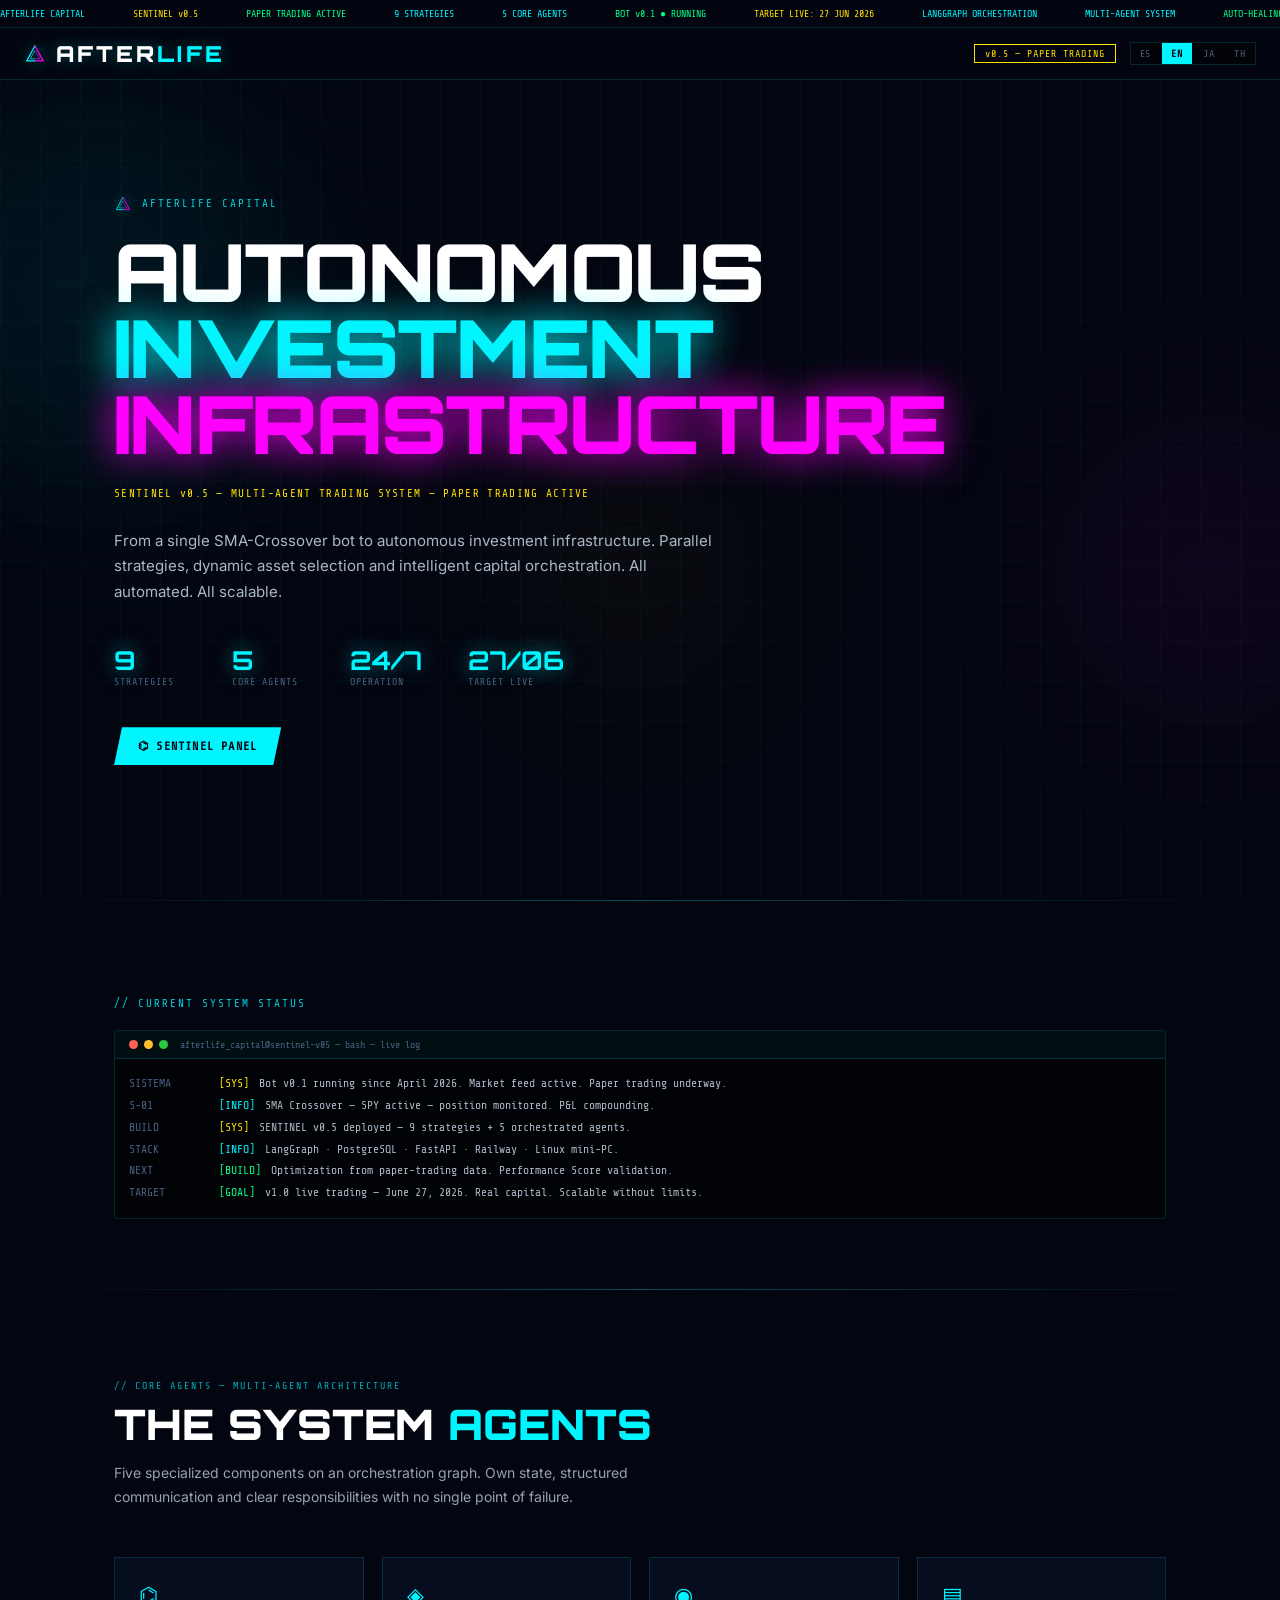
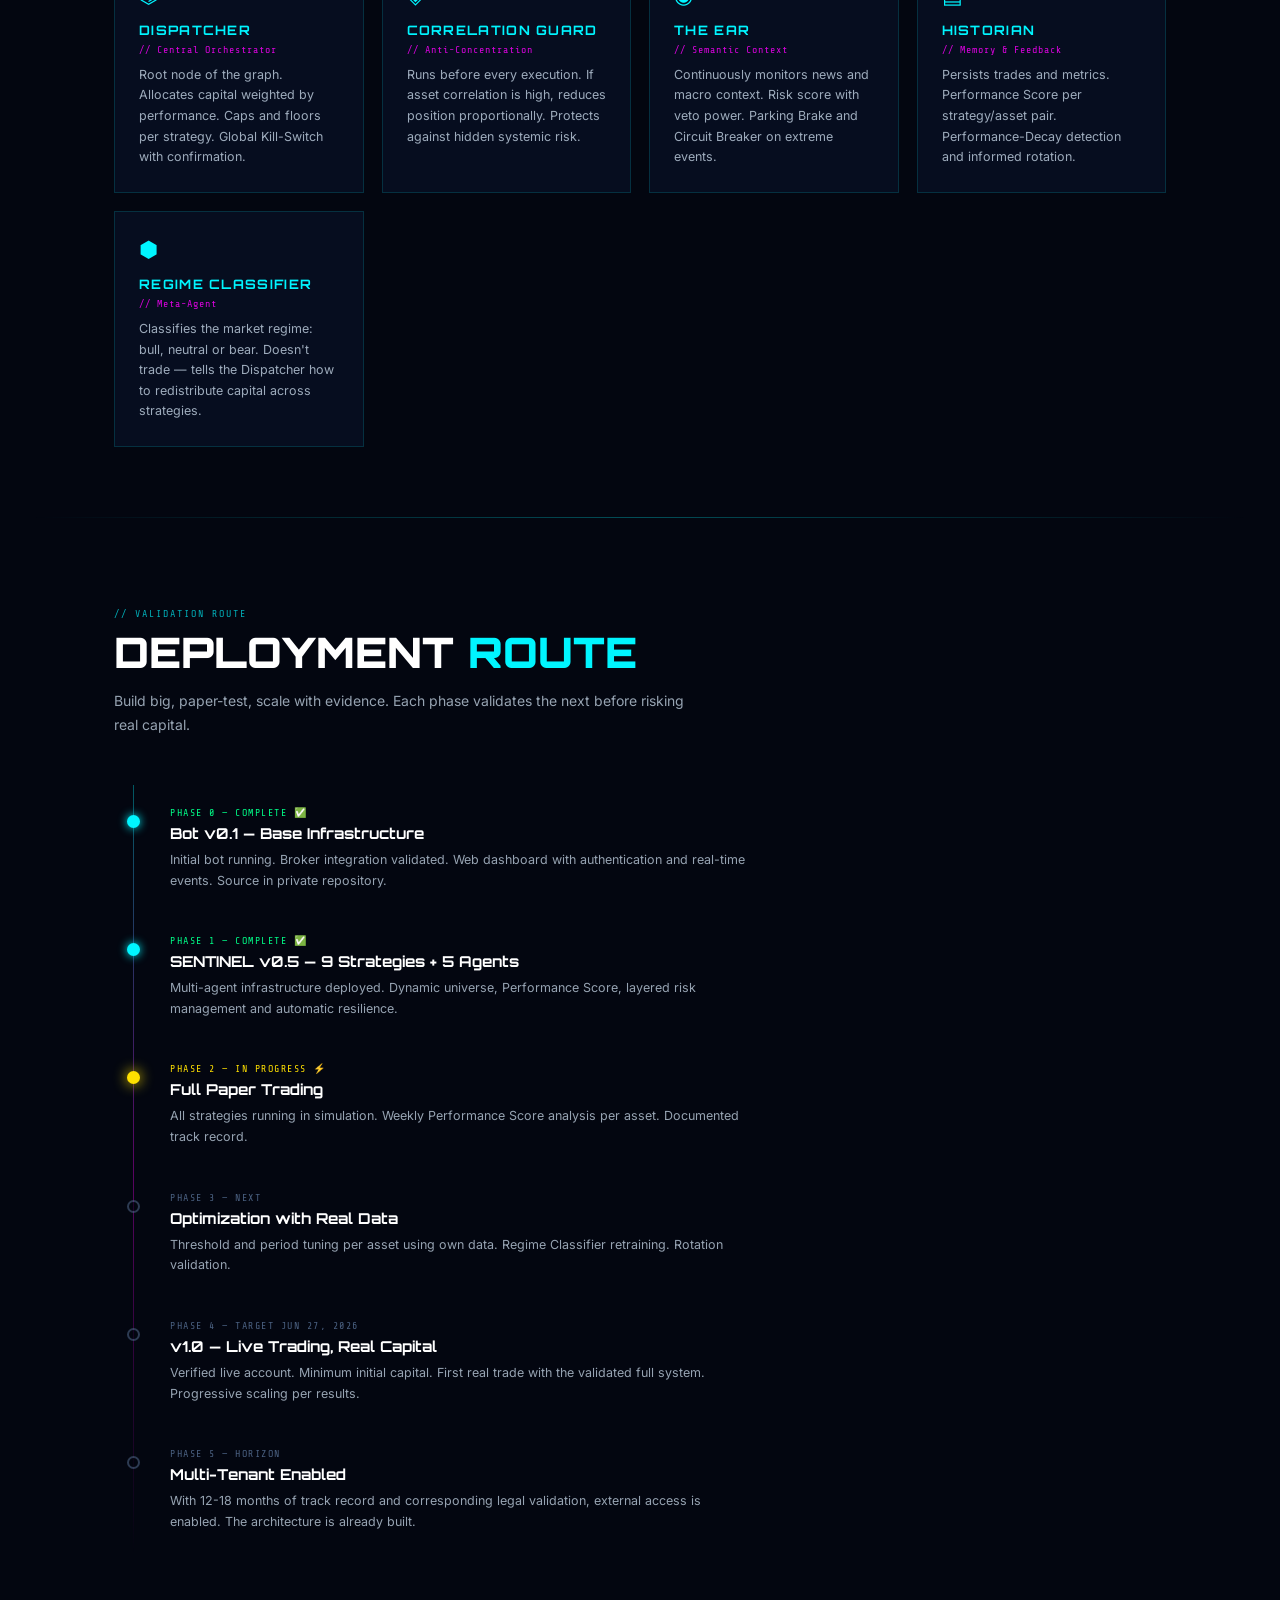
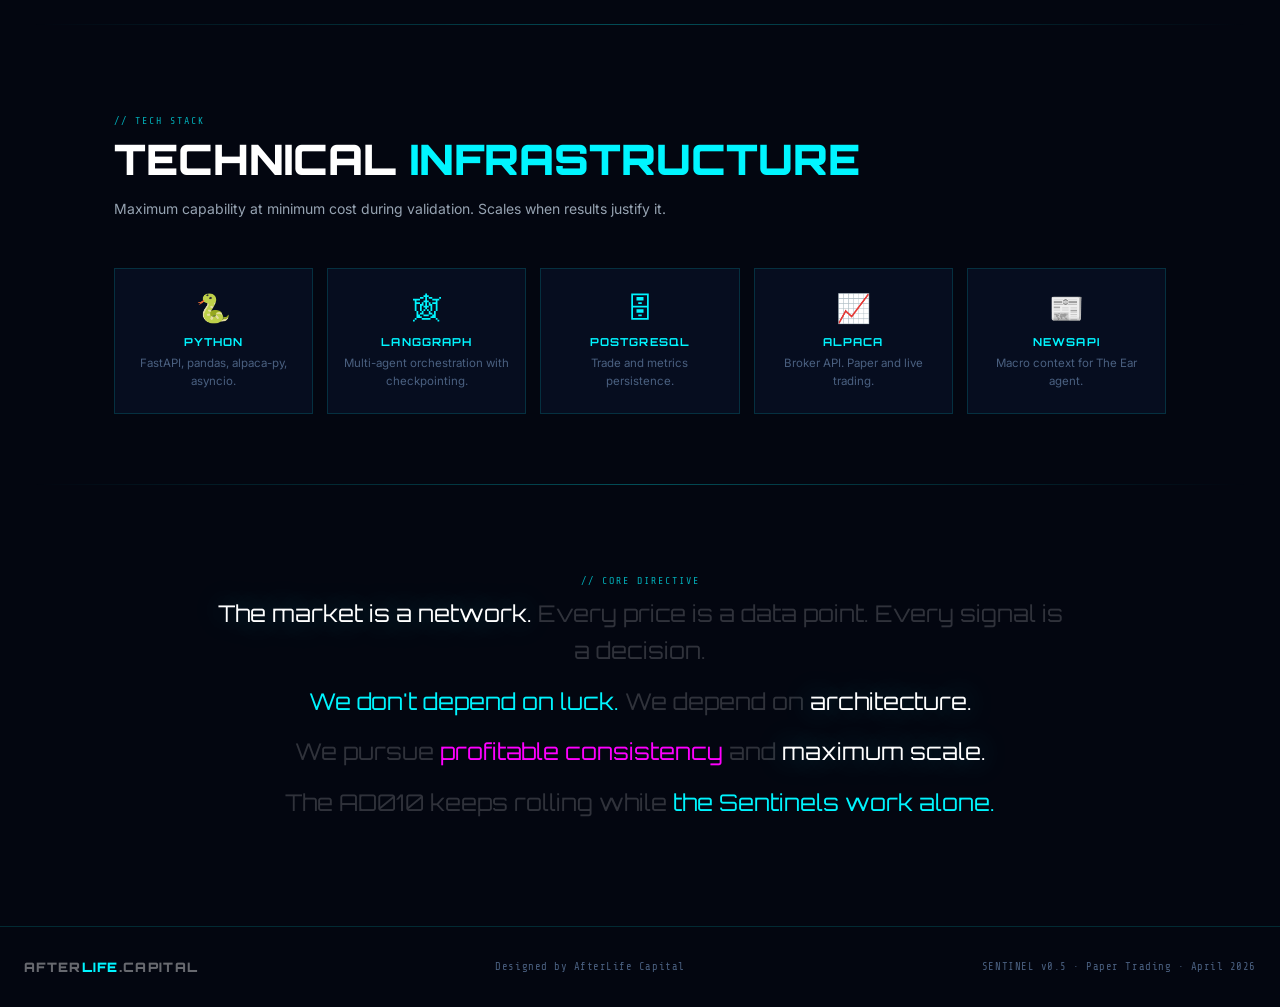
<file: index.html>
<!DOCTYPE html>
<html>
<head>
  <meta charset="utf-8">
  <title>AFTERLIFE CAPITAL — Infraestructura Autónoma de Inversión</title>
  <style>
    * { margin: 0; padding: 0; box-sizing: border-box; }
    body { background: #030610; display: flex; align-items: center; justify-content: center; min-height: 100vh; font-family: -apple-system, BlinkMacSystemFont, sans-serif; }
    #__bundler_loading { position: fixed; bottom: 20px; right: 20px; font: 13px/1.4 -apple-system, BlinkMacSystemFont, sans-serif; color: #666; background: #fff; padding: 8px 14px; border-radius: 8px; box-shadow: 0 1px 4px rgba(0,0,0,0.12); z-index: 10000; }
    #__bundler_thumbnail { position: fixed; inset: 0; width: 100%; height: 100%; display: flex; align-items: center; justify-content: center; background: #030610; z-index: 9999; }
    #__bundler_thumbnail svg { width: 100%; height: 100%; object-fit: contain; }
    #__bundler_placeholder { color: #999; font-size: 14px; }
  </style>
  <noscript>
    <style>#__bundler_loading { display: none; }</style>
    <div style="position:fixed;bottom:12px;left:12px;font:13px/1.4 -apple-system,BlinkMacSystemFont,sans-serif;color:#999;background:rgba(255,255,255,0.9);padding:6px 12px;border-radius:6px;box-shadow:0 1px 4px rgba(0,0,0,0.08);z-index:10000;">
      This page requires JavaScript to display.
    </div>
  </noscript>
</head>
<body>
  <div id="__bundler_thumbnail">
  <svg viewBox="0 0 1200 800" xmlns="http://www.w3.org/2000/svg">
    <rect width="1200" height="800" fill="#030610"></rect>
    <g transform="translate(600 400)">
      <g clip-path="inset(0 50% 0 0)">
        <polygon points="-180,-120 180,-120 0,200" fill="none" stroke="#00f5ff" stroke-width="14" stroke-linejoin="round"></polygon>
        <polygon points="-90,-60 90,-60 0,120" fill="none" stroke="#00f5ff" stroke-width="7" stroke-linejoin="round"></polygon>
      </g>
      <g clip-path="inset(0 0 0 50%)">
        <polygon points="-180,-120 180,-120 0,200" fill="none" stroke="#ff00ff" stroke-width="14" stroke-linejoin="round"></polygon>
        <polygon points="-90,-60 90,-60 0,120" fill="none" stroke="#ff00ff" stroke-width="7" stroke-linejoin="round"></polygon>
      </g>
    </g>
    <text x="600" y="700" text-anchor="middle" font-family="monospace" font-size="36" fill="#c8d8e8" letter-spacing="6">AFTERLIFE CAPITAL</text>
  </svg>
</div>
  <div id="__bundler_loading">Unpacking...</div>

  <script>
    
document.addEventListener('DOMContentLoaded', async function() {
  const loading = document.getElementById('__bundler_loading');
  function setStatus(msg) { if (loading) loading.textContent = msg; }

  // Error sink persists across replaceWith since it's on window, not the DOM.
  window.addEventListener('error', function(e) {
    var p = document.body || document.documentElement;
    var d = document.getElementById('__bundler_err') || p.appendChild(document.createElement('div'));
    d.id = '__bundler_err';
    d.style.cssText = 'position:fixed;bottom:12px;left:12px;right:12px;font:12px/1.4 ui-monospace,monospace;background:#2a1215;color:#ff8a80;padding:10px 14px;border-radius:8px;border:1px solid #5c2b2e;z-index:99999;white-space:pre-wrap;max-height:40vh;overflow:auto';
    d.textContent = (d.textContent ? d.textContent + String.fromCharCode(10) : '') +
      '[bundle] ' + (e.message || e.type) +
      (e.filename ? ' (' + e.filename.slice(0, 60) + ':' + e.lineno + ')' : '');
  }, true);

  try {
    const manifestEl = document.querySelector('script[type="__bundler/manifest"]');
    const templateEl = document.querySelector('script[type="__bundler/template"]');
    if (!manifestEl || !templateEl) {
      setStatus('Error: missing bundle data');
      console.error('[bundler] Missing script tags — manifestEl:', !!manifestEl, 'templateEl:', !!templateEl);
      return;
    }

    const manifest = JSON.parse(manifestEl.textContent);
    let template = JSON.parse(templateEl.textContent);

    const uuids = Object.keys(manifest);
    setStatus('Unpacking ' + uuids.length + ' assets...');

    const blobUrls = {};
    await Promise.all(uuids.map(async (uuid) => {
      const entry = manifest[uuid];
      try {
        const binaryStr = atob(entry.data);
        const bytes = new Uint8Array(binaryStr.length);
        for (let i = 0; i < binaryStr.length; i++) bytes[i] = binaryStr.charCodeAt(i);

        let finalBytes = bytes;
        if (entry.compressed) {
          if (typeof DecompressionStream !== 'undefined') {
            const ds = new DecompressionStream('gzip');
            const writer = ds.writable.getWriter();
            const reader = ds.readable.getReader();
            writer.write(bytes);
            writer.close();
            const chunks = [];
            let totalLen = 0;
            while (true) {
              const { done, value } = await reader.read();
              if (done) break;
              chunks.push(value);
              totalLen += value.length;
            }
            finalBytes = new Uint8Array(totalLen);
            let offset = 0;
            for (const chunk of chunks) { finalBytes.set(chunk, offset); offset += chunk.length; }
          } else {
            console.warn('DecompressionStream not available, asset ' + uuid + ' may not render');
          }
        }

        blobUrls[uuid] = URL.createObjectURL(new Blob([finalBytes], { type: entry.mime }));
      } catch (err) {
        console.error('Failed to decode asset ' + uuid + ':', err);
        blobUrls[uuid] = URL.createObjectURL(new Blob([], { type: entry.mime }));
      }
    }));

    const extResEl = document.querySelector('script[type="__bundler/ext_resources"]');
    const extResources = extResEl ? JSON.parse(extResEl.textContent) : [];
    const resourceMap = {};
    for (const entry of extResources) {
      if (blobUrls[entry.uuid]) resourceMap[entry.id] = blobUrls[entry.uuid];
    }

    setStatus('Rendering...');
    for (const uuid of uuids) template = template.split(uuid).join(blobUrls[uuid]);

    // Strip integrity + crossorigin — blob URLs from a file:// document inherit
    // a null origin, so crossorigin forces a CORS fetch that SRI then rejects.
    // The manifest bytes are ours; SRI protects against CDN compromise, not this.
    template = template.replace(/\s+integrity="[^"]*"/gi, '').replace(/\s+crossorigin="[^"]*"/gi, '');

    const resourceScript = '<script>window.__resources = ' +
      JSON.stringify(resourceMap).split('</' + 'script>').join('<\\/' + 'script>') +
      ';</' + 'script>';
    // Inject after <head> so the DOCTYPE stays first; prepending the script
    // would push the parser into quirks mode. DOMParser always emits a <head>
    // (synthesizing one if the source HTML omitted it) but may carry
    // attributes through, so match the full opening tag. slice() rather than
    // replace() keeps us clear of $-pattern substitution in resourceScript.
    const headOpen = template.match(/<head[^>]*>/i);
    if (headOpen) {
      const i = headOpen.index + headOpen[0].length;
      template = template.slice(0, i) + resourceScript + template.slice(i);
    }

    // Parse the template and swap the root element. Scripts inserted via
    // DOMParser/replaceWith are inert per spec — re-create each with
    // createElement so they execute, awaiting onload for src scripts to
    // preserve ordering (React before ReactDOM before Babel before text/babel).
    const doc = new DOMParser().parseFromString(template, 'text/html');
    document.documentElement.replaceWith(doc.documentElement);
    const dead = Array.from(document.scripts);
    for (const old of dead) {
      const s = document.createElement('script');
      for (const a of old.attributes) s.setAttribute(a.name, a.value);
      s.textContent = old.textContent;
      // text/babel scripts with a src: fetch and inline. transformScriptTags
      // does XHR against the src, but blob:null/ from a file:// origin is
      // silently dropped. Inlining makes it a plain inline babel script,
      // which transformScriptTags handles unconditionally.
      if ((s.type === 'text/babel' || s.type === 'text/jsx') && s.src) {
        const r = await fetch(s.src);
        s.textContent = await r.text();
        s.removeAttribute('src');
      }
      const p = s.src ? new Promise(function(r) { s.onload = s.onerror = r; }) : null;
      old.replaceWith(s);
      if (p) await p;
    }
    // Babel standalone auto-transforms type=text/babel on DOMContentLoaded,
    // which fired before we swapped the document. Trigger manually if present.
    if (window.Babel && typeof window.Babel.transformScriptTags === 'function') {
      window.Babel.transformScriptTags();
    }
  } catch (err) {
    setStatus('Error unpacking: ' + err.message);
    console.error('Bundle unpack error:', err);
  }
});

  </script>

  <script type="__bundler/manifest">
{"cfd52f18-8106-44dc-a456-0e9e12761ec2":{"mime":"application/javascript","compressed":true,"data":"H4sIAAAAAAAACrVcW1MbSZZ+n1+R0Q+zu7E2bbA9M9sb+6AG2WaG20iivb0vjkIqoNqFSlMqmWY2JgIBbTAX29022FyMDRhjg7HBV2G72xHLHyFaSDJP8xf2nJOZVVlSSWB3d8QMluqSmef2nS+/KnW/kUxY/XXN9X9qY//F/vd3jOnpL+hfxpLapQtdWqJH/[base64]/08hp1mjZujiMzm9P6TZfgDh4Cg7GNLtHd1iLcUkXY8cd7UJKS+omnP158jFzg9IRgr9wK17QZWb0lA12wEUQT/ZlS2e4I9IMUfr58g8wEF+lHr+A82TSIrU+/5xB2oSa2jFUnaEW1gTDRpsxnDJXTKvnQnoAEvizLyFckAf1zMJ1oyPBV2n0apdtmKzhRMMf6tgZXU+gC/t0O66h88jjdaxDg5sYOAfi0YPBimfstFWnTnICHejPB0ypaMfXYhT6mrLSBg9an5U0HPColoBU6Ph9C1yV6cuYGlSfOm5XxjATFbkMK0+Zeg8uEUf9D6YrufTv7DTTRMxkoiSstG+1kDoXYdQWLdlz1tZSvez/XrMOK+302Hr0ry347YyWdqBg8WNEM8x+bQA/thpJg3U0QoCTmW/VEZP6tw4lhWP0Qa5xG+MWZLDmQMqCT1OqD+vYV5ppJMR1cLZDt7stu09LxnUWjYNf1MEdyioEnfq6E8yE5HJjgeY3/[base64]/tS+u42IVlKRyhMGWlYGJ71aqCO/cUwzePRfsOJ97Ie0+qCoTAZ4f/dBmQZOcI1ogGNgMhHwi2hWHN7GzvbGYo0oS0NwpZQ0jGON1qQnGiHAD1xM9oC0Aix0ChMhMDgWf0bPZ7hE7GowUwwCq8yZRRgJA/[base64]/RjWpMcBMaG6LK9L00mAe7mw02hMJHy2uRXIUUsoGm0+08xr6LRrlKMd5/3XvYnyzdTSRjfSAqgce/dRj9GnJ5XG9QVkUxzMhYRK6hksPWaxLu0bPFTH2ixuPiGckUQ4GIBUNFmTkU5pUDIQhvju8z4LsxFusQ3oQrZbkzxzlY7jQqltaQkPSyOdsRBgHPsq1NLcFGpUOBq/zoVNeSFYrpwh7GwKRztamsNnO8P+k4if6mASNC2yBhYLcALIcQzLpwtjl6T+Yx4T5Mem1NQvGQnKCOwYULLdWhrSlBoT1itAUcYgVuVVNuCxbfVB2D1/[base64]/iCYppM0MLSBjJB0TtCYJhpAHgBAQajIPzYLoNhSuISLCB+EeyCE8BnoScAPDhqDE8qJp3kRLX5bGczZzZ4OpjMNRGZi0C2eBE7SUaFvsmk+fYj09eFGxnqzbq9u2klRH8WNNgjhZyeAOZGdMKUpNaH5WaRgREdQY0h0iHU6XYFZeTQigjumnVKMesUmRULRc6GY0gR/9zZRuwQ7Tt1wWWTeBFuV7ygibJGK71xCXUz6EXOPyHrCIATmsc2+3Y3kwagpihT7NZgAqSv5W6VqNI49pjUtnXqnzxNlCrmlBVgCHzUg/l5CeBI7wEehtkK1aAy+tRpxWxeZ+egP/5Pu4jmabK2lWooBl5OOiyEsYAxvBE4jUkisVZSR2f1Dcfr/wR9JU0RvaSEAGvQ5KQGGWSCoBJ3r6yXyKRD3UmLx3WoT+jkup0Ey1o0ZLnQ8XVe2gMalsHuEjqFsJs3SFoWXNPr9ROg4ecY7Pca/[base64]/wfNrCd/W6kz1Blrb2tvbe+MVqicKGRGY62w7AqZk4BN4ppPkPxtdc4zwHQZ0uBkj6mj1nnc07ZQ/[base64]/kaADF6ldRMUm9BHRKGsc7GmuomGReN1YBiZfHpdcA8bUgpYCzAMrPo6uXf84kdeCnx0TMIkQQpYQflcplv+H0WhkHbu8zHA8oa4qXKgqEIo3nhJAZrF2iSCQSroqEWalgVqqWZ9A6V6fUE56ACTscrG1/[base64]/LnY6THCuWR9uNpKoI+3mFs2qx/wboypqlIjkAToF7rWJOlp5P/4nBzCZqwvfMRFM2x1+pHTuGJjo77MJNhQNNppUFUER252EglEWnvdJ/[base64]/RePncPe7Ji24jkooiN5FLis2upBj1S4pnoKb8uxe/nEjM17NaskFDyogc0s/r+kWAykpwQUVxANVFnIDABeuVK4ZgmioHlauHfPlcPmwL/3esUjmkVKD0IFrTBLzJLxvGesE7vRYUEfoMlmBYMGeGLHAXxDLY2JnVnxTMq0IbhAXCQg2euhEBdgF0TAqEfOU+hZDkQcHCDpEIj3Fr/NtPoRF+RbogOI54nhaPAxUGj+Jz875MH0qDVGsuwTtj2GmHlztHR/IWwoJbbqwbM4A3T2quKAimiWgBzkhPcX2pQhPklvpEwSqSYDiJRDPhVwTP42qEBAjdtDdN7EeVCImWeRogrIbrgp7zjwnxTxNiYBqphM5nqyPFRgPSJQQNHU9qJr4XMcBwz+B8ohqI51HqawnSAct31EdRA7VvKYKoBhLxHGCaQ3sIOgq7DhQD0X4l7Yi/I0Ht1aVwmxba3wAznN9a+lORzs+7ObP8KOkvRumpUBVMO6EieZrd0QQ/HEXdCNWW/FpVNofPnKXMx/[base64]/lh9/lh7+nv2P54cf04cqnyH0fRtcLP00UFicq1L7i+PSH56MVSl9+6H5++Hl+eDo//OgoOl9+eDE/vJEfzuaHHuIyh3L5oTUaARb+Vln+aH5oBY8PbeWHXueHdvLDl/PD92oaXHr4rjA8tZ/bDFAGC1O393OD+eyTaGsoP/Q0P7yJYw6t053X4S8w0Hx2Ij90JT+Ydb0A13O7VTPz2Vx+cGg/96Awdqs49qA0vQq3FCamS3Mj+ez6wfjt4t2Rg2yu8GQOjpfurvLjMEhx4fHBd1OFsctwez47m8/u5LMPcK6JafUILWybFvYoPzyD7hocKhMI+bzF6S1FH8wPgbeWK/2qiIXcQ4pSCEsqTa/vvxmD1R4mFZLDp2A5AXKhWCeu+VZ+eF0EdOiHDw/ApROHyYelaz8VFh6Cs9VQl8ZfFZ9nq4qI+exTrJLCzotTxYUxHjo3AcBhhdxQ4d4LjBjmEaZH8epq6dVcMTeGzq6SQgeDzz4sTfIRggTGwNRxtUZ3fpGmdygMr/PDGInS/MqHBzN86OL1qdL8eOnF09KjqYrJgnVHrAj0LUx+H2zgmweeBrhvCCin7FpxbaI4dr3MlF8mQeaH7+aHJzoa/YMKFbKaVzGyuHxY33tc1sLgQfZRYXIGBqmk95A1xfsLHx6+80/[base64]/kM/eRogm6Ia8dNFbwH72Zj6LsAW+w4zKPtzPTeAHcNHymw/rU/tv4fYpWsCmRIsNcvomfsAMhBwexrTwDD9cKD2Yv4wumF88yL73SaSF6yOFu68BwApXptAAyPulSRha9KSZGxiz+dzBzHI+O3mwAYsbAYwsXIegZsvQCqvw6c39nyZKOciGazjI3D0eWiVV7+LqMa/XyZinHIb339/5sPlaMamaYFocuVb4/jn2R5Fpl9EzFE6fdgqIkx9epfDuoMchSITDxZnRDyPYZkqvZgHaOcJieCZ+KFx/UHz4CK2YzGJOuyvEv1TPcNnqy9LGU8w8DMOsC5sCwDBIxD8QHXhybf7z3bX80Et5dpgyyT1LueVZXV1r/fDwdvHyK7LEa0+UHehNn/BauDZTeAep+7A4OVp8OIsGbeXAVo6ePA93b/EAI/yCYYAeFahaLc33f7wKOcshtzD6hkowW7y3U5wAFBqC1i0z97IPNzwjD5dl88NLWJUB6KWItLJbP8YrcL57/3w3Vnj3urgFLe8tZHtpA5bytvBuG478890VWDFU4sHSIhmmdhqI53w+i9SLO4dnPS/hwuUpUcJDP6gyLtQKuLd0/43SAvwirehIEj6CNVq1RQeptMrtR1BqC/fXEDyy1/Z/[base64]/ZtdKTpdL1y4pP6gN8Uh/gk6qKcC1S59eFDyMfyp5l6Ac1OzEh+IZl+AGB63UBroPZAOjIFrbvQ6t3MVSanBV7F1G167QKSj/PGw0B3uDysUu1/eIxOKnw3cND9rRCSIYLRScG8zB6dymAfo6TXTvITpRuPnT7oNu2A7RlbPKD21Qaa0hVFq9LgHkkW91jalaUIZB4M6PF+RwH4zKt2Wcyl5xhXE9xhsJSSDEkKSTyhEuN/aIzOhpausKhy0w5mPmpMAjhfgs1g4gHO6/198XpF7CsSukZwfPyVGHzQen9D2ReEMRXsnApRfsM44p0af4JNCfi3p+f+MPnDX8M0KM9IAni7n5N2r2kcG2l8GatrMLBSUBJOEAIbgYOmZkorE3gWffK7HtK/g0/t17DTT2MMHYHiS4GQWkfwNxeXi8uLqj0r/jk5cHcVdrFb5Shapl07fMMr+bC1uXinVVPwPZKFpczzou1uHClML6jRJ1L2fUN+cGF+j8BDtMO90nVPAR28ByrWUQM+NDLSQRwqNz7MwfDD2n7AtTnLS3/B3c6DH7QDgW6aPHWMnbFtYnS0yvc658mahfHBz8s3QhStP3QfwQ9WwR24S4uj1KAmNyO2OvCkftrH4Z/LIzPK2GcLG6uFH68QVuTW0RerwTHsJaiDY7kkjZ8cDVt/MxFbWWQKrI2QfSajNwdabpsQofAeM0tnDd3NRm8nEJC+isUspYMXtZuyRN+6QS7rKxmb6xATVwq4JVGFq5/n89+X87qvYz7WJVckEmggrhp5ST9Kc35lMqfeC0O74nmdBAyA2pgYv+npeK9d8QknxG63vfpF6jUeRcTtmxRJW9gXm6/Kc4oeo5U00trWUy+LPSVp9COoLT2f7pT2LxNSQk0YsRdD1fW5dlZnAJmzz5V9fXgolUnDZDaEaMnR0llVMbjgnvh2tXS/DjtZAc/PNsoDq6pYjs4wSe281IjuS6okqTsTpI7zPTh5RbwV0g4DDJ6Hlxxh3oWMPMNVX/3tHco3MLU7dIEIjtSv+w1JR/8KjxJxa94SX3xqTp8Nb6B5xSZ0dPknd6amvzezuBeblH8zW3u5Vb2dibp6y38nLv5KeL83s7QXm6E7h/dy63ToFf2cs/oK0zzmr7O7uWu08HZCg1/L5elMzDAKt0Ei8mVX3iSLoQlb+/lpmlKGHFJfM29OIrITzNs7eXm8H+K0XKcVT4Undqkv2M0C0w3eTT3kSXPaaRtsuQmfsULZnFg/CtMDXgWQNM9oyvmaPRbZf9ZBFoejLtGI8LQL/dyy/CVkdd39nbGaoYi2Mk1fMronlWaJEc33EZ78cNzGuIZ3TAi5s7x+/Ego6PbuEhc6iomAc6TpUVxR3CXbZMrl8mPWRmaEbKOj7VE12cZnV6l+I2JobmBaOMgLccd17VrmdbFzR+nD1N7uSs0DnzGjOBXZyuuruWUavcMkaee0UEyYUfyR/l8JNChyrOSwNTby23IjMoqD02UgPoCojxGoYHmZQpskBm4vF/0CjZ5fodCtUofFmkNL5RSqf1YheI2I7Nny1eVsFq0c4z+l6Mj2x4SBLyzXZGNVCJo8ShlzDRVxSCZ/kgEJ8e3BHDvXaqhm3SXyAmK6iYOhTFcpQ+Tv0rlU7ZQqRzxHfEy2wSGEUSJNfP68LmTiZXg6lc+p6TkZrl1sU7uhr9Lhz7dkSizSIbxdKcMRgeviTfFApOaXhqrks7zMuTrvobwix4DSaDg3l6kVU/AX/58qPKZkFzFNgHOMFYH2IQrdctEOEmB5SGye5MO7pAbDskKHq4VhGwcZZ0umqvc4Fd9oCST8G75wOI/1yHNnpHB9Se4DxjHZJ2OskCsog9LhGdjlHdZjrNHekVeycJ5iZXLNAQhNC7z8CYb+AiKQGBFVtmzgEdQVcYq/6+EkNGb5BAPcSqfTYlUQEv4xSP+pOW4zwnEFQo8z5Vbsg3MyT6/QkfuVia8V9LklZcViOguVG34mzxy68Soxuj7uugAbuvkw1VnAcxL+tyCBJJxYRF+cHv2GC3PSwm+To7KHE1e0vFFCXjylJ+bqHhBH8Y83Kn1MI2Wt0P3VfWeBB40zPdsjRywQVfclGHIKl71YsOOzCZctF2QBEoNoICAm2JhHldR+e+0DFsQXqo/V6Cj23T1mr89LspgchBaJmI1Sx+UPnmEh3WSF7gO2VbZqXTRlgxr1k1F35O9iu6blSZyXvicvMotGVWI04hIQ+rTjGL1TJ5YU9raNn1YlKvj9JOva4OSy+Ve1Wkl58Y0zaqMs1pr0/756ALh+dlqblKWiZFfl8WwTLRjkCrpRRnSKDUzoXipghVUfSwpgfCFGMw3j+o4j+j5HlcGUYch6cI1JWf904gR79FlI14WC27jYtEoJ/1bNNDs4W4SiLJJWcI7F/c6xy+Y5krZb0rcJVb8soQ6+Kxs39MyzXgq35BZk5OluaIARvXHoX6nUkv0fCSZI0fenVHi5soDUlpLlk7MBZXChMSFTUnRlpXRJexjfF9K8MTkDHg2oOCK2Imxfw2EmGOsRpn8WxlV4ag4F/Cf4lGWyRMtJ12/JlG/cvPFY13On47+tFZSeErcWtThdELupJ/LROSbznsizYV7Bdv/gkn3w99XHKiZ3DaNlvUYDlQrcjPL71ulE26fVLcEbtPmBIlv6rPqE14Fw8YkuXBhl+dEYDMKhMDAvbo/DrQpCH6ULCpUtKpbyqC8igJ4bPDj5sCBgp47K4OX7zKO9CS6XODgLB52+FABNPFNd6V+UrYlG/[base64]/svaDXHzXo1X/W9ZGbdf+D/SA5oEYqHUFVlY0mK+NLiFpbCQxqgW6iuGzePXIoV3ORflxS0lm1yakk4JaCabWU07LXDLwINohecFSZ2P8SwuEqFH6eJnuW6MgOmZf17XXFWwoKHT+CyivSdkyuWxC+NRnZEbmlor4Eka1JVGqw9RUJxpyOz0us3uDpMifL9hb2a8gG9TdUZa86eG4/[base64]/OKgC5JALkGV6SNkLJ1585YO3TQniI9Tf5GsnYni+K3W5kMsc1J9V+t9BkfsBhVPkXvp/T8l/bCnlqNeScLnFdtRw+snwVTU/PaeKknY7y5pShKNMsPtyY12UGZKpP0OgNqpIzvdcSVfsHo4gtPopjxLaT3tXppacGPACjUzdEdnNRo70Gk2F9vNMunmF7BUqjlsi/oxXqafU63bG5K47Jz0+68PY4OItz341y7j2t0hm8QWN8QdE/tWP4JS4IPpMafYLf6B6yIs8QSLp4eyrLFP8P2M97PUdj2r9NkpHrReA8PFPjT1Etad1clIF1Wu+GnSYErZOtm74G3sFxRUvGH3qW0P+Z5MjAsk8yiW1CAFmy+rrQwrFW5GLfuYNIiTyVzJS5bRBvX9d9sUpGuKGMooKnq6S/kKSxjHPngZXHuAUxH22sOgtAqM6zjHDfevIu0W9kp68qK8fHYqMNd9DUiYhDiMmES9W+F5LqoCqJYE1Yn+xJPbHoh3ckg/Tnkv9xXuHyZM01TeZFJ+q8oTafsvhMOglJyZ3uZw2jPoImqfjclFiiIK65a47+AWoim2BoJHB70DJZ+lZZUc3RBmy/KlvRB3+yFVetFTxwJ9ek/rdP/7zd/8PVBcZSJtlAAA="},"760ecb67-ce0e-406f-8e13-ebabf757d2e7":{"mime":"font/woff2","compressed":false,"data":"d09GMgABAAAAAGTUABQAAAAAsmAAAGRkAAEAAAAAAAAAAAAAAAAAAAAAAAAAAAAAGoMAG5caHHI/SFZBUoR4BmA/U1RBVIFOJyYAg0QvbBEICux42jwLg0IAMIGrWAE2AiQDhwAEIAWGLgeQNAwHGwamNYpe5xfcNgCC2r7Wn+2zEI8DJPbYSISwcUBAOG/O/[base64]/[base64]/d0Q5/eaiyr/93wds+xl1d6RISEkKiIRBKCGigljD6JUuMvyb4/mvvf1vne6+834OJI0CiftREqNDRYvsPUOIwuSgMAYchTBknYTh2qeu+n6SLMPAAtMBQniV3yfMR/Z+AMoIo0OAXfaw7QN1Gv/SdtUuXDCbFFCSQdQJJuLEmoDV39MXT9TRYEDRjeRd+2CMQSgJD1/T/23Pb41eNaprGI/TexOesIqZHD/ezf9mEp+DhL+iVoooXOxJTL4JcJvQ8tvdUrQy71wjaxIBFLjtbwRgDDWk5K5hqoc6mXUZcivzUKiQRRVOOGA2fJH+96pm7X9QGDqT1AZe5uXvjF3P9Q6xTU1zuYQ+pCEAkhJISWcAdOByJR9EOYDkBohc3Szo3Rlp1ykHkJTPfykHUHKAY8hXpTh97q+orixDLNr6/n5qSf/zk3blNrNaXWu+GV1aB2RhYAMogATq3v//pOcvuWyZi62tvhTv9W6neZ1eYQJLg7XDTPDxNEASFAADQwNgAGANB1AS+Prf6/RP5qrMOoRTvzzqPupSugcVn+MREofSFTJiahot4KSL8Adv41bMlqlXgJ3ceBTqQyFEYJVXf/XbyLf/NK34q3wWEU/mZJE5GTzTTd+kb+ry9EDUBshBxTIFh6WwjGkZbTrOX/[base64]/4BcwCAALkyHVVfXqLzekhfOFYPDUw4sYkwQpnIRwhbi1zAQM/YR3AEhBAAYwkQiadZZbTmGH/qRVSsLgK4SQsvv5SBhbQwBX07LoQAu+8bSED83XUmDPR4bIsRCPAg0feUTsNBpy3UztlEzDiTsN7dqPR2mR9E8eUkYaXYWqWOwthnKVEHrUS0vOhiXhRP/nbm8pGI2OUf9NAuCsivh2kzQ11j5Zq5dDbkHPJNbFUdriIWX+4T8rSZ7UgLXHEXM7lTk/yKe4eiY9XyhrperSY71uP0awOTUhrqPyLZstfRTCTOUX7xZXHEj48bnjS/6w9MJyi7uygBhD05E0W9ZMG6hCSJZxb203NQmUsE7+0qu2mn5qdvsHmHZ2Vk8jC+xtnraWGziCP1fB1FxtYO+e/csZiEJFHqLRoyjGVUn9nyJhzFo5Mgq+7NTS3aitt7G2/+0PiEGbjsGgukpabjaMl9xzytaqJj/x2gu6bA89vNcB/3hehWmYv+Siv3OB1VJnVdab45fHknqEuAt3/akIuzykwnEti/nLC+3M+lOvXJf0FesdvLoG2rXBLemB3j6R3hnnYga5XHuiEO3XTIbntvtuvNT3urvlyj/[base64]/[base64]/q7DdrBsla3rey4z21TggXblJrMTH8jUZR8Fv5Lh08h7dF3NFMKQnhIAdo+ypVg/mfsJO0gCeWDcKiRpiA3m7qGh9XbTjPixA5xmqVSlEqok/IQXLVbbhoz47Aya5yW6l0Zc1mHAKoe0WqbgLk9eS/QI8rsxwxLskW5Z5a5VHKN/gshkQaFOR5FtAx3nlg/zdooy2ewTL5/1wtGTOZkur2BpyIFnJ8ueQO2TM/TkdOZ5VHsVG91lOrjZrYCbz3npCr5iNepVUeLC67lxlv5ltBTbyJ5CxLxn9zuV7cBmhXm83U/OkPWskvXxO1Tst2+fKXlzWuXOTDaby8WJfM9MnLSOT5uGAGXFI+qn9tc9CgHKHq0Jf4GjpsbBa/hvVvp/ex9tOhqLMtqcyndxKK88YHpzeTX89W4kokeJzSK/qDspLoeOP1zyYpjCZ4lHb/3LZkx7MtxMJr7+911k1riTPN3J76s8b8g8EBgEePdIwROM1xg6Sd9p0ucKny9yoV0XGu8UvVjHxdJXIq8SuYr4erKbxG43fKetdxHew3+/4w9pfZT9MaNPQf3zet/V9LETH5v8OBTgnAKezs8NaADllPmO1kyxobwIIyKMIqOoKLMeF+PGBKmGxjwZff6Pz6Q+p7v+m5dWv2a/9f03zHefeGvVe9bmh1pOtvzog5UfeT7O+oT98Fufctu3d/B+3PCTsaep53+/J/5e+ce+/if+2jy8Y+SZ/wZoPACmVTVXjFVKdQW7icxqhvzh52cTZ22DSzMa0M5dbwAusudoXtXQ9LZgBmCH0aPaavOnu9Zba8I6cN3lw/W+AIzwadMGyuWAulm7AZgCGQSChwKMgwSYBbz7HsW6wA/Y/[base64]//EPYY76r/91NYr/[base64]/QtewIuzWFBxDd8sPQIUTGk5F6YT/c490aMZsH46yBk0L4HwRGxwnCnoCE7+25ru8DEY9eljmTSP+cpMZQdu3U6l9/j+Tyi62yU5jM3JYOnL01vQmczXfvoyJ+Lv6TAMe3w2flB40nfYxQT920yh9zJPHJu++6jR3HneOdmHLzsaIT7KbeiIwQxuLgxZLLJ6m9rrg9hdWNynmA25/UT4b3bbM5pP5gGk3RDa+/J5Ypdl/r7Audea1mGPWPrOEwtbSdksvhsEKKSWXaFjxUh9CkSVpE4KYf8OUblE/[base64]/2VpuUfdRT/[base64]/CsHk4sSey4eeyCbpFC5FMx/YrZoZZvF8olc6U+q4iGbxn20ZBqbp1CEw1KhFi1hsXj0J6niudJzkENwouBQ+wO6GKpzNxNh5k7hYf99D7GPBEl/mk39M/71GLDDJu2G2wjwZCkQGyxqP/F5AufGUJpsuLH8n7UiAdzoqeY2DOMZX9Tawwik+yJ/ZdoNtAkZVRmLGS8GOlqiavVJTL2KieSJA7T52tHsP4AGUvmZ/wan1p82kT7hQcidnK6w8upTXhSFjaDI62j5lH2qS1OGpIu2CyvSXne5TU+9adRma16cNejsV2FSsGyBwqgZamylg4zNQ5NbPUAEiYv+MxyevGPyFGVDEUfHxfGvG/TVfPeC1rldJSvWGHnttzEHJ6B5oOfAqQ3Md4V4FXmY6h15zyBAVjLKCi/L51IhhSd0t0SlFEi13QVFU7Sk8SnHCD2dmTVpInZFAMcG8Wo5I4fSknK0u8UmsegyKZE+BYX7FVRBBITur/yGKlLIk3UoIFmOKMjLgE5LruyIDdx37F5UEreLHPUKBHoRZpNSnxLopCh2ctuSN0IgJzbfbI4LupNh/feV8iP58evJ+5lMGhu0taT5/sv5GCv7tUtUV9yun2Ecfhhih5woBCk6IuwK2yiMROaVUYTtcDPa3Zot+3eDhwU4Qr+E/RVQeFUpZS6FlvXBwzYNqUD+URFpkprPFVOZKDjtaUy0ousIfVpdJeobQ+k16zEZL7UrvW+kPwhitjNnq+hCpqo2XU0AllDoxjjtE1MTKJkUjC6TUnOSzqDg0lYtPvU+0npnezgY0ocP1gw3/[base64]/Q7Tng/oy5G0+hpImg7RHLiyNMEudTFYwT3S20ZbgdRexKnJrbQ0QdwRjUprtKVlJiCt9VvIHBieLkFp1L6a411vjoFO2oBEk+vsznzXRiNikcJAA5xiqpHE8jHlBfBWVaIrJpXL5DOMh22Rzrtw71Fu7C4ewkRNy33B616BQyKJmd/[base64]/nejmkE2PV1EJY83bGZbPApivwxhZB0sN1zlSSW3+jN/qiT6fr/ZOHV2s2khus01McWgB0YijFpg3BmbvAiwmv9H0/JKJ+s3mF2AenUu9mCqfhZmav3OizD+0jZI/9Fxx13d88JPPfu9P4fHJOtLWXXW0/Feoz33/jPRPJ+dD4Z5G1LE3/su16y8+Osl8zV8vnl5gO/vsv7bOfmDZKH+5544HCo9fRv/yMg9d/6wYUnz/cKgR6CakHnqfUNWrmFAAtx/NPuC0MBL/+dxIvNPiWvZlbq+UpzYVabZHROQIoqsO4eUPqyV6a0mp3kNxFb7KQRAVId4ertmRzZvtlV3mATXQ3ZAP3fzQM9Tz68PKTTpZaVyZvP4QqoxVEOje16v1mvPSq0IbjXPJ0Yomy0q31yoPQgFOqKNI1ivbw8o6y8jkz2YuhEXtX/4E/WRazWqEouHAq8eP3uXnZ//4fOxanLU3sQd7UruLxRuE6z8Y+mjPWvFG4aIPsT/3ZekPlumXZgMljUBrMulI3MqBFdWLV30Fqf/ptfnylC8rly/5Vh+aMuM+B65CqpGy9RS8chs4e98M6L3MfymrRW+1uDc9cYhTePFHX61Hq1kFkcQFo5sZt9eeFNmCymHYvV18BdwBhjDKjBrXHBdH4r+cZTvHBc1k1QO5VE+TGrglXSV/WC1FUtDFqyyIOXefEigtwyICGT37NS63quL4DrDUjgHdjYnAK2nGfVFVxsMDsgnuIC2vKQbRQKEg6pqj832ArjPQs3MaYg3dBbpOmsEZ8LfNQTZapx949iDQFR1E9Uje3EwEOZj2dsc8efChNdm8wdYU95T6R48/xZ3yZekTD0pAkkavEFDo1mHCZ4teucdEtDpkRThkR7bBI+xePVWeAnTwgMcbi2Z2CGjh+VJUh1WkYfpWybYzS/UUnjS2Z1RMtjuGYD7m58RsEU26xvsdsaiMju+ueD3dvtWeTKryDVEwaiOxJaiuMbwZtJ1i1IrpC+3DCIiAwEj2IfCQxxuPlhonqycMWpJiycHbUsjxRmb8HbqFHqlIZpbEjXYkMsP4dlERuInDe2KLS0/jxEXrLxS3mFEPeNkSxfkKBCNxNKC+nHTfEr4cLXcgkREJ5RQGoyYSU4Kioj3SWAl0hzxhXc47yLMeNDM2kHKCa20AY1f7uyaZ9lhQprM8dNuJTY55UXEic9yY25I7FuOVvM9X2CRGrwoF6JWmHKFf6n6cj3v4yqjbTkK8OJ/U4gRydvV92ySFjfmKdd9o2xPHAhrKyfct4Yx2bbKvADVSTWMym+jheQmOdVJYoShy2HHXPeRi2TwW2DDy/H5da4q5d4c+MC2vZXmz6fXtA6mN9ju0F963SchVHxHMNr/XTPy355ve3uzdyq2jMUKs/mWNjlz9DLA9dc+78lUNRoplVTYdE6wGff8Njj1/xw9n/mRd9IogC61pEWdn2ATckXJifk4m/xuELYIemJg1cwlLkmEzG+7VF2hNh/K17ykaeGU4dArcWO/rxG0QYjS5YvRSQyaPXc/GLJSUYFcbeAC5UA5qlYwN2SNvclSLYxjkFIZp8SE3PrrZl1Glzr1T8beXIaLBAUF1QKAbvImn/gbFbS5dtpmJW7HhFtEHUyzUjAvnjtuxPa/to4buo3pdt2X9UHr+wJyuFQUSSXyi3dDbAPm9Tok5GYPXLULiZ8mFsmHi3/2qX0n98r4XTUX6e7hsQeivj779zc1/3CStGTI2/unpn/d958FNJoD/tEm6CueG0RYW4Z+u0AvnLqp80fGpnhYU7tJb2q/P0E6KGqm8WR+u/9RUXvju9w8n89vrvGz/K8e7T5v/e9QXR0Pzh65dokl7PTypdeZ9uX88FXbATunAyVf6CfrqkSuzL3uB7kaidvDfmi+Obz1+UQL6oAMm1te1e8tx6i9r7Ql5ZDi76IgcjC5XnY2T1AWxgdbw54REePzeMMvzstvty1754dceWbNieMOrWI74henl65Zez/ZjowU1wSKgZ+ehhJT7cz2o4Yhv+VbSaB3agQhXAXAXNDt3vUzP33Bf1VzpX25uKX76Ag29RA18QzB01s6a21GV88J3PN6l5ta1e56GuWDTX+THOl/xiy5KGwtvHMzqsvz2enWhtwz11sRFFNaHph0DV1g5V/i9Uo7aVKjZHh4hFkTLD+HlD+QS3bWURG+R5ficK80ROdsjNKYintq0wWWuSGvCmbtjkbgwqB4EzB932oYtW0IC2diey/G/1aokvz2TNLc8r5J8tihF2uc6/hQah1W8wCxNx31ndv/NTMkfyqV667FS/Z8bRo6bpj0JSj9JMsK7q2OTU+SJ+P7sHNJT4wzHC1thkewhNAvd59uBoOxnmYCgZrO1Q4uDCZ/rqHumLv76xbEz2wMlXlf7Barv645D3zRXNdY+rpbqalok+vfF5TEVThxieLY59nwunzejLL2OCT1/73Qk7uCtEGeVS2/PKRV4zVo3CfyVX4qOQd8mqhrqvgq9+5KK6ErtBiYv7sXiv7gGyNhF98ZiRb7XxK6vXSL3YPfa9l21ttu4uhf1PAd8ZL1LIuWYyPK6zuEGuLDXSzTVOKIeAWdYk7/Wy4zP5qt3Ho8976LlqfP7aXHnS4Nw9hv3PXNqthHoG6n5HzPwRkEqrYUIBJDr9y3Z3s968sbTyNOEzCe7Fm01fo9Fz155HnkeJ34Gf2zNWsAIyrTiF/wqIxMZElYkSc4U4+V4qoQaHc6B4mPLyDDUBCyRJ58i8IT9ZEp9HKO4ONHEoGNaVs9J5TUvk8D+OfttQhv7UUjtuE0Y5jgCFJD6nbDx7bvVfecQ7z6/a7kH9txV7Mk7hx3Jj+xPF9JPjxUKTD1aCTtyiMhcXFxS2UkCt+2uj9y6tx/Na6/dC/zDDQ94u8Hel4nYmHU35h5du6k3qBfAwq5rmlt1K/oiv+HMVA7uSDvHNPNp3frcn36G5hZaTWr1F7A/G4tLQJDn9daaVk2Aiqly+l0MKuQPGvw6YlX59vjrnzLIODevUfVoydEK0BZk/+DqnD0wz9o2TMMamiNDkyh2n2xRdhonnTcNUl0g11vaKVpqMN31ZVqTO3dXmnd6+JHGCIBJPXv8+g2WmiWtz+XyJw8lHFC1iQ6WfLWSGhrV+zqycj45tZfNhPrnaJWPy0oLdukyDjlBlpGOzJlZv5XZwh5hf9V8aL3MJUPr4ecR8WgP7yK1OOWT4sTmhFG3FfdwnE/[base64]/0lZwlqvF+QXnBaw1/9qlD3c2aqPBy6VkPK80qQNYtdlFWI2X9tkv8zNr6kUdFpW5uZf/W9/mzcAXch5m7v1o8eWZ7mj+OG9OOK+CDOyCDhcCImlH3ZFGWMtbgBm4uh5Tn/tWhSjIzvUpyhqzDPIJ9GdmJ/WrevZ77nBf9st1u/+Gh4ODZSxV/eUw2kB5HJqSV4bjX8NF6s2YkCRaevr9Mppndx12pZYVp1PHNSMIOdGEmOKOtBZhacKEyqD8dmRBERmfhAxotInlqmFO60trph+lF5RfzmLP8eTVk5mW231Gss/wByDiirW3gtAoan8dWr9lEHJWcYT8aw6z9jklq9jC5NiCNX95OqiEwXzW8u8xfX39x3sM/kus/SqpLTi4gchML33o1Zsd7nHrm3Q7gpwVv84bHc5Dzx9ZnflhQLX93ePOB0BfmdbFOkhqoCM/+cW2jAtks0pYwc6d8ZbpNqwiv7h7oDmcP4gG5YDy91iZk5xbPI8Ykv5Bav4HWub4HnEqdmcslurJxuWDwoCcaByVXiy9aRgFYT9tuG9AXSdq67ysy0IDUJaVZzAKi+WPj5fVAxBDVe9MXt5LSWfpcB4YH1ww2h2/mIKdxmQzz2u+ktFdVtY0arFsKgqB3zVwz699RaJbneqGQS0FS2zcVnJRW72mtPCcPznc8P10ffJuoj1lmSok36i1p5nsfvPrqtLrm7wPt9+nzv/6+s2GbeQ+10XXd2PN73fePptZsUW4VF/+b4fvaST3EAfUAia+ZdHOO3fdNzhrLdxiUAjrGltqf5Y09JSI5zcssI59bVVBfPFDJs9+8IxZuR92vceW+Uw964PHB8Av/mru123uvCn6uhmKkquqFVNq/i1W1Y4qq9vm72YYbpnbyjjH1mlu9pybMS58XFq8WiuuHj8BfX4UWlTT3UdK6NK2ujs/lzg6HWzj52pLtY8ZjZ4EhDB7l6+GILLCqkqdG9JUlR5QvmCrMcpoRAZkk8s76vubNK71z8+OjHattXYhLvFZCvGl+TG8sc9lvs/D9QbuwofvDMwA/2vfNDvuU81n7EW2J7DPLWDp9mRKCxUBidLr/wqfu8ZzH3XnStJ6Q0WFuxICE/Bn6wqmkX51ehj5rHgT9NIN5QwJPhX/Q+NL0xJ5Qlp/+zcj5acwgX5X0HFthNiZXamkYYB14ebnplddIAPLe3L6jv8HFJDfl55indtRdqDNVKdt9qO/LWEgt5t/LnpUEqGb0TaUSZxQSqLWW1lpzMa2TuT5rYxRcqVFNC+Y9aURejZWwlxfkMHYtBaXVyxp1WUdVSOJ7ILpfU1CvsbZy8D6uISduSYAvIU8PpWtEHxJgCah0gVXX92dVcE47LmIvYbl6AbVZhofb/+eHk7+u7rPr/qVPdlhhUUupHQpCJXVIGgLxk5izzb1ta5wcwLCzL0CB9bO2//UfFjP5A0F0SdLGCWe/FMdwdp/w7dfvRx3+zSV+waVukopIYwCypIaaUJAx0FBvoLPUK30A+OLnwq7ENTyhIT48t60ZkEvogUEclT+P8qP+8o0gWRz1FyCifw1OpUiCWe8hJ+XvOvcArBklHjb2vrJ8ILCYm00OBgRmgqXGmQsNA00Tgxa/gdu+a0EQsIf5OL5AFWv3dMZhnY9ePsjzhlD78ml+i+07QXaBIKYQb5oFbPooSy0sJJB57aczfZ1qNYGV8vcyGTrxotR9Ey+9FLXMtBQpnV8AJ67O0xu+FwCXAY+FUEYrLNAhVuiVkOT718b5ACRWQhJ40u4pBFBlc3ei0v7c8B0UJu0VzPE+kvb/R4etHVB2RQeWTBoRfe3t8jUCJAEvJoIcgjZ+uvGtZszX4Xkx8iHWXIQoOrG7yWZg4I2Xhp6SJF5Pik+NjqKZdsNYOWRl6hnuZ6c0IAR1vWaiGRhqYeeU5NN0Z1INHnvEnohm/CC5N+u7CcmrajDf3LHw2x5sD/AA2GGKT9FVr6tn96IwrpSWENxNEWbAjywtJ0KtjGtLSWTv1ok5oE/miFE1Fmk+HCtQnMknEy7WtNvKfgzpBNlkudDeUwOFi189TlkjWtxodEwJz5wn2ZGBYo0m5MAdMqhVI+6RllE+mSZoODx8N9TWrs6W055dECGyIcaw1s50HmbOauxw5yh8++uc0npGZkZHEeKtKH7RBKCinwn3V0OWER7m0aHZwQ5vOzUxVQykQWP9B/pwNP3UfuaLQ7IxSD2iH0A3qXAnbH/kMsJ0SWRleiKPGXOT8XUZXREbLycNB5kpvnO2ZnN+pL2v+e6hafpp0UQaQIiAXAj/nJwD7Bp8gd5GcPtf1ADd69edSNOpgHm1yCS+B/H6pZsgLg6xJikYxbBPpBFqhLqyJKiBFE3EBAmB0FyE7J++RAGQKFIFX2ze9BSddxR4WUzgEZ6Bs9qGJt69SG7fkaF57AiRz45/dB5QzQHXwmKABfkk1CCeCpcEe/eI/JGB//uCJOwsdjIwXu5J4cAGSUKX7X/MTxE6dnO7vnVgcSJ6ifW/KPdH5XKn93/Jj89ReJ9i+G4k9lYhms/cK88j1A6wEMAB31PqmfHX9DRVrDKTqwoI4TE6KOcQEkpffGxwpJpZYRDIAdh4kWa2wpcDAorangHHZQ1Yt1DdBQ24icH6aEFzdhHsiv8H0JWyLSQid90M+QUDHToArHStT/DKiE2ktCY7AzlQhbG2MQzM+TeLgMq+r3AbCXDifnCwA671fzMJbW/wk5/yPxzHLzzPbM3kWnQ34WgcbeiyA5T/5oSTx4WMcxZTmbt1XhAvFsPzsSNjlna67+8nG4t/[base64]/eUBZrl3ZAh1h3eej5LzGt9zpo5WcuiQsuQZl9rIJbv/zxdCIjMEKqFDJvWWuH/gZgNgi0yLB/PWOawaRP5+6IJuVf9pn0vJafbYEHlMFmFji6GZgHaNcc5tkFde7Zhru2G9T1uqLWjvTruwPpgqAwWS7UBUC79hBr8ihs3tP+c7o2UEpvbj8g8i9n1RvJNa/zgknz7LzqzDNab+MvNQNnXoDR2h+BOukjpJyyllQJI8YMa2npib9fIp9aBb69W+y0rmjOCtS3h1g7b986ecdMEoehD3Yl5BgpDp0Vypzw3XZ1Brllsze3JJkuSg437Nc5sRWCfLRuI4RiJS87cy7NwSzRAJpYYbEjkxHAY0AmpRraKCcXlCSngBJWa1GIW/nrAdZhnm0nWqcG3XqyZuXdpN7jxL/s9kNPAyIfwaFLHieiM8FlSrQQxKWmryk1W/YS/s5wX4KjUVj6gaX5PMkwL2bySub8hYUaQFKaAMmBN4HmRKlSkoYhsBA+ClpXy+ED1BM6c/mHu532ysPxHsBrBjMrqNiHGA8wY5LWRgLdQoSS7M+YAUJrnp3otGIB6/Jn8LTrFonvIqjuihcSOJGKC7LtcgIaUkyB8t70afiIzL+7JUSDZOoTKLuKdwkrtDJSFsul8rn813g0oU2/au1gd1S81fty74e9P/YOcmzo2L7n+t7p81DP0sQYAyYas/7KeBVe5mMfV72qnnOthvE3k4vPu/7F9b+uy5nvMHtr3tSSzGLCQdbDOg3RQXyr/5X+j/t/6ifZ77Db6vrqdaQI0tIBM+dpg5AcQq64WZPR2tDTEGi0UdbdOt441ASHN2Tl3OlublzDoCfcfeee7+/5NxvP4DIOZv+ZfWXt0Lo593PvH8u5vR7LQlhylpnlfVD84Mvc3/JoiAhJe7jw4fqHP+bjg4oe3dqkZq8dFHHmDDZubtvC5P431TP8ye5f7UtbO7cObp3chuIL+F9OOzutblvrtp7t+aNrRgM7vGMHZozuXD9BEAWJFCKLKGZi/kTBxIqJsokds07M+nLWr7POt9xtedLS3TK5iyLeNPl819hurCRIsnfOmz2xwu/nSWW/zJ8lShctFG0Q+eYfmf/R/FPzz8y/ue/evuf7RvdjFIhCqjAoohRzxNniVeJLB7jK2BmHqnLm2KL/D7YfHD9kUf+w+O6hN4edmquHWw4PHCGFSEOy5o8tfXik+8i0LKXgDZBhBggegGC4vKp43il/y5jCk+2bEb6PWefnwRQhr2RSEH/WTDWJeDEhaoSS9M2WHx2NTMzzSgYeLQ/+s/pBfItCEdKnrlISS0BCMjG7IuT2urKzthCEjRfJuueLWNqZLlO85QYcEN4p0hrAFBGO6EBKX1HEGrAptzcNRMK4LRQExEyZ7E/MCE/6CHfiVcx6bvJlTDFOsMs+HLEDnrkTJx8BibkppWqjHEZZitgcixNYOOjbYAnkF9+LsU1uWloTDbwNWQAjMHtCiUVIHIuFIYcPmbBSryFzJP6/[base64]/IrQFHkLAdwnZ9n14ChcpMwLPBmoDW3DDHFNZu1zJGpUnQe/Ou7zQmbBl/cL1FzdxiwnOB6cf1OgKr0ojtNuB2jLCRi6IhUhERHXJGDuXcnfMLgd9mC18JP/S5+NWubT8x038n/ITMhUgc1BMRpKYakvhjFY8M5AXMW4jc3UXyE+1Qkr6eOD+0rB0JmDWKvBX4vyERsiEICRULJNcz7rNbV3fqojAXtbaHH/YL2W9++lB9/jlrnOMRqmQjYdYOXZyJQDaz65CK2iJhAITYzNA1slVvrcBDbI5ghXLl4vs9q88px44jCU3Sh5sW29SMAVH1hcukFolAuMKiY6upnE4TVivn0tAUFHX+BLOaqnrJ1M5ExMJnoWpGzLf8IjEH/XCN2kjVEVWkeBZs50ULjQOQw065gY0xurpRk7H6djA43gZJEf6Ux5FN//T+FicKmhCJonROzn3e9e/[base64]/BVt7eRCRb1YZ+BNUawT1BAPGd3JenZSpL5rgACshF+VuCAxKizJ9W7XE0cAZEm19/qwtcNze1eGWZDzZx+Vu/XAAIfhlMiQH0/ir1uYoNLpDTIjn52eW0LFi1uv5KWNI6Q6ckhemwGhzViX7pYNX0VTfZsrwCgv9g2hbamUCBGP/8BdzEeKJXsd0lAnKDMrJpMd72jshfKJ8L3hNkIEGY+otANVBJ8U7hX8FFjaFAKn1dD1vRV8AicFn2MhFeN7qFeOUGkkfFgPMgzy9KrFC4AcjDieCqBhDg4l1EYnYEbNn8YpqdPZu2BuCircwGrdp4znU6vBK2xma7xQU/FQOY+nD4NV3mGHLIQY8GmMehsi2zsrbYhNffclLEKdr1tN1uvIe+DC9fAmwJW4uKYghF/zedYC0ucCVa6n2vaxaScP9PEgG7UYPWHx06+6P+Moj+DFFqb3XXZv9Y66gK/abjfJwDFNUDx0Hi2FtPP8wOJpuQYF19GT2QsHcPRyiIKFMGefc7uIlXeew5hMrdKQvcDYAcx2DZ39/[base64]/lvshZrkC2TEFCz+BKBLMjODL3dQSrrGYn9HrSUaufIX88dSS6Qyrmp8g1nrBcIcViIUh1wDAVNLJoZVsugZFJg7LxGdCAMcCqZdQ7PHHuq6pvujauY+e/RqOBUHB4P4xeyG2l7k2RCLz/EgpRgu8WbtNtSkJ8QKK9xddnhx0Ts/VR5GKJLfHBILUqjroEhDLYrU+Ol8hIltylMlX307nUCZNYMmjS5qGfyBV++4hS/bMZHHwXoTNRN0zEYItDeuM9BY7tSajPHBj2qIGDo602t92fGuzwcAXhfIydJ0yyr4/H3krvWcGskxkC/Jm6njHLZjGyOoYUQuPufrUg76pcZ9GS1dP1LXGfs4bYiSbnSgIy+qVlxjuyNZNeNSU8tjvxdzwRqKhbNjTtcZny9Ko2LLqERBk479sYPJ6peLw/6g6lrCAGicGmkG7dlvFLytOpHvVvF1A69KGdVQVYbF8WvyQqJYxNplR61IhashxzWvSiQ/kx+KPpCTxuPV3/fEUB+BeuatNjxSosPRUmm2wlUQkLGlRcK+fRg9W6OSbjp677gDHq9Sb0Q/HjLKIYCUhtqP/qo7d2wFlms93JTVXuNAc1jo6GCzQEBpNqNgynUg/wRS1KYFWQUsJ1Pd2HGbVv11TX0dNyusIHD7aizK7/B/3w93+gP7IE6yMI6kj9hvcOH6HOWvU2iaNjV4O8wiSAPW2xGPaz2peMFmoxGAPs2K6EmYLvzNFLuQvlbn9Y1S/mJsp7X6gIerGAJwjZjVC7WhFvQmjasNG0vA4yDuUsDIkqmVdjHbrYJEPp/iIi9Ot2u90Nx7IAj/ddd5SzFQRs5H/FeMN4dhMnqY1ndVtF5BCaeq0LS6s8tsnyzeiyOVKt6iNosTdac9ut76jXF5N5/pXia9eekDTeLzGZ/xuPQTIs0hviLIRfdATqLgxeGHYsDLOoCd2hKbVG3XgiXqM2hyk/DY+mxzCahXh8OKyn6dI0eermRMjjDB7Mv457cFtPC/WKv6gfXyTB+/OC37gxjcm9Ghy1vF1PvzHQ6a+X5tKwiaMz2+FcIbFt4Y7ri33rsWPgDR0ttL4q+XbXo7smF0tIfhp4WGELXKbzsmmohitCbMobZc9mEJqekAp5WlOWI76RixukR++YUmaiYUauewczGBiX9Jevoj/Dc3ll74yPJOB0iAUEqvQYQmxeh1LIXPrUXzO3xTjVk4njXqzwAOTfl+NzXsg3W8pvnx85vzVODrFqrCI4GMUY0w9Wvr2RagYYczFtelXihD2zhjbbr9Cj/2jKhWtST6B20yAmozuXnwteTfgL1kAq5OpNVBAzBEd9uZ4VLLuU2XzrbWXkeA5jyVQl5fgoOlhdvc7EnSyUYTSTINjDNl/DH5ZKT+qJXUNy4aGJjS2Jy+tt9cepEmSqM1vlnOcUzqwGD5sNmOFXG6x7Yeozj1SQg113xFTxX57tLOrIIF0a8HBdrvApmqMS+ZQtolLSJJKHDnR11kHgqmsXjo72kNOrw/1Gb3aKbmCG2Xpht3OJZjJGPclkSqoy+hF1cMgx7oRLCp7fMcViNCyW16ipojvmlg1h4wWXp19S1Sq/w1q+kkURl2oBwUBe6lAq9YkPIKHthN8CO3dof+qs4F9hgl2FnFbx444OqJICO+Izl+C3kNbDUIhoXdADcdS+9R58uwXNiBQgdFmaIRr3UeyFh/bo8xAPue1V3UrBxaJg7ZZ4RhjXOTbQuuzjx2FniJkEkkgUGZREQZBM7H/bvZujy+dVwbOIvn9dIcgRBNqSzghcaV7yLPuCJ5/yUscB1XhgRwYNS6s6jKVloLAjae00gTSz20w/8saxvXd4H7Dq81XCPFlRCvpZoKlpDM5bT9cPrcyTOoKvCeq2h7h1NcgGH701O5ExY0ryiUNjTbvUC7222PtbVVbZVxqz+WiKrhZG6/ObR6z00AjcVpTtR0/eEHCO67ezYI3CzaDRsvOgsBVJKN6u2stI+5sbwDAc8PUrBLQrR51NJtPDIiKq+SU0chCMkjo0JSQsYpICqoV6fb+sf1DL9LUX5yXTULZeN4qWBKZCi99/nEu2pfSSdTQ7gy2ABwsWWaOpAAleOZ4/VojAk3d5SccDm34XLH9EhjKiQyzM+pfCk1Q0OiPee2cCNd4LEdJ131eVld5H64Opsf/qG/u5CU1wBkeun61ivN90LDt0d9pCIO5mhFFiFFKpVcn8JaVJrlji8uwrtBi1c0q9sq1VrZAQ374HB3SakESD2iSDc2LI4EjmGwjGbOUoFlucwJwhP39yJOP35ksswqAoqmaCE6X8Hw2lRZfZVyJRe/Tv79QvGatxAW3GW60VDbvTWDIehIH7QidRORw3Ccbu8n6nU9tVRKD1weJO5oNKlckRPKTCuGL7ss2UbN/usD1t0+qAA3qo+vyjKeAyBLJboSUjUdTWkFcILhNlXyeX5wmomIJ6pWIf0B1AQQa+EgLESgAiLR57IkIhYjNhZAil/INgBxYYil2oj2jAFXvRCQKwa227jfuvgxTiVmE8woKVOIE4iKqyV9z05DWFPS/Cn1uk+Jk6rpT5LrI+DCJRQhIV+9/LJCarNzxdZbKi72rcViv4pbOoUOg+c64At0JwbvuLKIxK8IRfj7AuKfu0yg92SV+B0BUytDmwmlXYv98bUPSg8Qih1sNpSL8wb+tQKPbf4e+ADQjB+dOt0+gpodG5YwTr5M7tceoebeqRCAN4wFPE3V0s0BIxNQ/LYeXScgGsYFdmroHxOTEup80s6YHt30rbR4PstJ/oD8n3T3/5xGINIVxRSBOGwDWFJLGX3HIf5EQvDP3NsfQdh8mLDX6rc6ybrK/BUEpQWWgEK1ZCCFkKcTqrYDKCvGeWwK0NNUP9D9iq2Y3rrRaQgFaSRgmbE/cdxJIZyvufrPsFQ0jGKYqY4SpXZC1fszOSde1E6gROTDgkzwShEObSDHxr5FitX3l2lr1sLMO48doND5SH0oz/bJ1nPPdtKNtxkf+SNdPrVb/F9/ch4rM8LTqNjL83HpiASYeyKPzF3enJdiJ+59uGl4cISBTKjmoOhLwmozG4nzUdeKkxoE8VWr/2wlPv9TR9a7KX/jWOiBqqsEZFXVG4svalsXOkl0SQpcwldVPFl6iRIPLh+Ejh1ODKsb7Gjv2Fb/H9su91XjedXiXtu6uMFQiW6sV+l9sXTbWMOBxzpC9Eem6qqisSGVm1aREIdGB3Y5aLaGJHnEL+x+RMOHy5MNWY6AkhsABZhZ2h1F9l+2lbao8RCuatjCZdFZfVsDT55kaXwj+WRAnpkjn8UAF0hW9mR3ZvMSCXnxf/yZK8LeP2uL4OCZA8Wv2GR+yJ5AJhTzd3fEQzHQvtxcTd+WObPa/WSGcnSIPTasqZLtqN8HtbmWSRZjabeemYP7yJEfS/Vt9LDARxRGoFuIn2wkKdXfoF6Ufasc402VoA3NantG2st+ap+Gax5CoFOIjDJSMcBeZi0UIAJwuaNIupoSbI4obdLCvDrhNnxM3yU8El7zxqoH7jxeHHgCToLilwrIu3DTF+7uTm92G07bNqPY/K78QTizMw9nCJiQPNACY9P1XM1QS946J8d44VHMwZfzDqVAAOhxoR4VKSq1ik/gXZGYP/WPVoJy2Qv6aUxmdD2mEvMd/R46s/+Znpu90x/e7g/4sGglKEyQGfIOJxQL34ygjup+CWbx88E+p+iEAy/XqooZ0FA9imIzjMEwpYZ1PCuqmgJ/Nk18/oFQpNxGBMwuAlqcKWVYbXRls38N8Ld5AUyiNT0MhuCwuXMVvauSYb3uyMWj/pEzJosxlFRKWjz1abJk+zHTYAE7gMhZKGAc0YHb0pg6SSoYmDvScmX4ShMC6wZrbaYnQ1a3eweTSyNRz3c3it1VG5Gx5jW3uC+IHWaZTZnvZsBWaEsdn5ce2+hlrNY0LDpvhQMf0rWgsIxVBGjdzalxJ8yeESnXcn5PL8VCUegMYvtSXqOXy4l4Rbd/[base64]/CmycYAaJ8D5cMjfuMiSnMgHVdjCL2ajXhU4bleY3bPEZnGOLkbFSzZXCPDk0AhoTo/50xhrp/+t1xVKeYEogsEZG8miUAuBA8qbooetLUn28NOLGNUIimSMTUHxUrInRuKrF6UbaEOj4snJNj45EDpWEGQ2zrcMjhityuYp0UCS/fSOWcjDCg5UeYV8FkatCaUpTCbfdruIwOUS0H1ozR2o3YeYQW8sphMGEH4jSxKq3RFXBnNtkYZM2Bupe+9r1MqSGgFbKjqJhCHerDJhjIXLoshCdmscQGlwe0SJnSlUCso86nEVDQPFMm6xq2Qrr2kDykUl3eOEys/Ou2pWrDzbwvDkFRJSsMK2Nq6HcvISGA/CdHv4j2KozLp+oKjfoDQo3Xo/Q7+yVTc5f2ZI6AyqwM+v0qj6GJ0I82/wmLquNXOelCMkTqVHzSlldNzWCmRA0rA4NrhKrD5M/EHlZJoeXaUqq91OD4Pm3tMU5UpqeFrxDfGycvCMNut9WNC7k6dDI2MpV7QRCej6Nmu1xHT2E1fm4kJDZlwsVkvaXFioGfTV4qe+xyfomZo4fh/MFCBmejykDXEfkH0XXrTJEPkxrCNp4gcFENmsi1S+VPhjl/UM1f95xWa20Ow4ymnmz7pDHC6KgbbbZ6o4KutCGa6BQAGv15h3KEBV2BdwHLJa2VUFMsiZ67Bjpm3PZqx5xSij4XOoUqcuQwyCAoAgWXeu+KLkv3A1Otugv1ZyCqb9wmL+CgeiuIy6gTRRQZYhexnTq9iLx4fBFoeRz8rF6cdL2Fi9Wh71oKN4QkyGgZj/6v0SChlamZT99aWwKCiAqgoXNyIqIuCCey66g8jOguEWjr7SlktsPUWSoOkOhaGbKpuF0j/Gnq8dUJtL4MZjBRTenKXt6cFzl9dZiqWY03Ebka3oIlMHU+HC7CZ7gbskdNzslNrSD/P3ycBnRVUwYkjZUMuhS0WOcleaA6Qvy/jEBP7oAzyThjqu9RX8EFThvsZwz+nd3ag1oDTGkzXprzVrT9zWwJ/C/Yux27YpG8WtFBPz/DnJ/MlGV1ehP5NLHPHGRumflDcnC/[base64]/Cbu2PMePY0oJ5aK+wdMNzmmFysDhmkIuSsjveHg4aNWwUxqU+KLWFjlCLbJ9LK8yCVOUiRt+AO+khHaxY7KngOn+4JB/W81/Ib/j/[base64]/rDE6v74abczLvoXhEFyjFdhxs9BxwAxXuO0vL9S28fRnw8GPE357QO4T5pDLTNprKFGH/zj1BQxv0rYXbNLTQAFanrWyHYrxI0PTtBvXDi4RYGs5SOSGBoFzQeLoS6RWaUyruPG7MTpKAM5V3e9TUybGep/HakUnOk8FyAZzIF2hXeLOkLzaZXOYgxv12q1ErTCG/vsM/5rx6Ix5LjldtwaIJC/uq6nuSb3xoprCWT8/ewDmPBBHZ4HfV6IOZduS2gqYuBLFL7zRD6iQQXc2zgvDhFvoB7FRkli6MHmnVrl60LDTFU3o72QH4bsdqrFAQFiyL05BaGFSUAcDDHi0u9ucDJ9dKMvbrdk+qZl5aG+ma0LhNegvKUQfDkf/uuz0TyITo0/A4qjtrpey4mcxDpQLPKhH/18aHn8hxWbJzUw9BasGAHRosBVoLvWlbrvpO1KyfNNL+7NMnxfzP8+PUqmJ5Ul/vT34uJlyCUqAOYd1GLLKk2vESIWCW9X63yWjvImpDpbMl+INBhpwusilqHtlxg2VLviueq3pgxKlf8AII8Hpu3JlNA5fQEDdXP31i2wNQR8LW1C9Rs3j5q7eT3RsK7rGKkkCvgnOJ03YgrZY2Crkpn7A5brVrx76V2FkT7hgFXviJ+AMXJiP/YJ/LXasill+FXgAdY1BoCN+j2kQ+3TLGf0fPXDaueTq98/G0YXbp4VcRVSlzCbhWZWi1fzUEVgyOdVBE7BDrF3ZmXiz0Wj1cmYt6BPpsvvr6QS7y+24QztcCJtgCrzzjrWc1g0i9NuB2tP32k4Xc2zifpPJVyIP4dL4ojjDKJtWZjvZaon3P6U34/BP2APpOFXUK3W+8cAZvXhmoOOJcx0nk5XBZV0im3Ch6iZoQCWkQ7Jdxs1oBRXwlSVHyTU9XOjyYgmV/8sTMxLM3lMPx9gvdYdJXqNEUTUBtoYjC8F7TG92GQzWHzlZ7LiEpi3DiG6Uq0LViD8LHXcqFOqh+isco4nGEqs8MLWmW6e4fE3/xy/Lscc9zJQLQ2wWLoHZEbArWm1/yM2bUjaL7OkG/2FiWzoOw9jaADsxaRzwWaPBnxAppjtGSgO1i8g5eyDZd37ReY/r1zDsCcVoJPYh7D7tRCo0t1/[base64]/8o5bvzl7M7OTBUiXcKnvy5TC/3pOeZhqK9Jk2KDkZx5aeZP470ZIE1/CYqNOJlp7XKbVenoQeUqOEEB8TLCT3K+Cr6cdWUMCKQGSz1XbZ/Uu8gXxYQ61XzrQ7WcghqUDp79KVFEWf1Cl7laS0JB9+JBZ1jZRbZCiPTPF2Kz29TAG/[base64]/8fTSvcD7nBTTlfp5q7688jXo/HrLE0N/OWemX5Eg04l9zkn15Y3qSxGHF7JpkYZSGjmexoH7K5+jS39O+icpenfZlavtPfdyanxC2FWQJGxvqn8cohmbLjJZecGl8SoG7eqOHWmU1RTkGQ1KD2ZSYMCHvgkl7SRMvjG0emf/NzYEKN+4/UOzNMikLR84XPN8frEB3JJZ8fN8abB1T26VhLarlZNiABk0oXZhPJ9FiJBf5hBsKITS/7Td67hO4Ztyob9iOLpGmlYluE0JTphtFkDJY64HaMdUVvXIFQnGw5B30juZqdP9OFaQC53eXaqESVdc+unJKBZ2/dWAtlWAm8AU6nioGuQZuAGnZVGnm5uF1wiIFk/6wBpNRBhRkhXgEJm2rIN8FrCTDHrYULBUPfUUtaBtc3rRj/88fS1QltJy/OaIROtEV357cVEFMSBUYl7WlUgA4ryx472F+IDc4SJyA4yEH71S+QRvT8KR8SKHOPkn3w8B8bgn60bBaXbvmQgC2rBD9cUtw/+edWo3SNv3R0kFuLeAs7YFs1/esUNfK2uLgUS2GQmiqtKHo8eXVFAcYE7WS293bbRgRPnN0saNtdUISYk59KqiHWkuRnxy5WamKJBcPtHtRoJCaTs4A9krpclbE64zIX/GpJyibGWnJUaNelLbrgjUcW7XYFf1Ug+JwvZvDTC3jNM7b4dnn0WHRoU0s5McZkPrCXrV9C1Gp3gjnnBEAOZqeZB/TvnfCeDhOyA0z2+VtuWIGQ3BhsyPkEH2VdUtPVyC8T84IllvpMbbjRa5Sp6K0SUEhPeC/k8NtTf40J2KWNU+VL3CCczJ27NnX4Szezv/4RjLsfO+mLY9GJcc1W/zo0ElM3Fm2ORLgttEs2uyniwkr7lowSG0bBeiFVfEP2RTiJXar5pwdnbzC31Npl7bhQzfEtQXP1XCx8TN1sT626XD9/[base64]/CkulNr6+5GzakkCgQUP3z4UTtGR8EYIa5JqrS9BQWomM4iPpu8jjuULrpgvu0Q0I+eaaS9dqtni8Py7kDLg8JBstQ7kcKoq4kAiLKLVEpIIvPygxtbnZ0hBTx+Syatza6CDnVKCoSKY1ixLeDpEQ2Th8ir7VKxEWPVtQzDZfP7/2ENaW2hlz0bWJvMcmOJheqhnU/ajnqVB2rIJZpd65rVmT6GwBsq5+2Dgs5y2JZiiIGeML7VvU+DgEVeDV6dI01EUxyvcWEE9eKyp1OKYbdfCUomkHHN4datVLKJDoIAThgvgvbNURLNm8w8aNej6UFQwWa7r7heYflODcM0vAXnKlBx1XPEZTY/lCLrQqicCFYJ12mXkZB3jqzZb9GgHjyZeKtSEL0gTOGC0X4kVYdMfYLjImHIRXfTl+KBu+Uox3WLe6kNtHAAQ8cJUARC7FHgL4N+S0OoThe9Gie8V+hwbLpEt6bsLFb6AUDjilRo2ny32eSt7xeInMcHT4vv3pW/2FcWYxm4xSVahr1jvmHq6oizVVet2uCjmHHSH5Pe0L6ZSrJRAo46eONXHq1uG5DoeqseFILJ5HQq7bTcVzE2qKMU/5lsUkHHa7znw455YFpJV+t9drV1EKRnEQ022nXXYdJPpqh7MQFpOLDaxNRNVawgfcrOS0VJRK6BpcmtqpQ5JfnhA8K0Cwr0uw2KpYqAqm5aeOLvh93rtfJlle1Q6HhJep3THEFO9bv13W1v1WpPzg7dkDrSQYSnX8TTFyX60FSrv8hJ+CdAJPpbbpY5fCz/kGk4idvVY4CE+h+wNkncwCv1Un96Mw2PQxZFlP17tX9DnkwKawtfA/6YwP2JNoC4MGv1ZVCNE291lw5Yu51Y4lRdpyf2L3WivwrHMBvtBPykgk008woeILR092RAQoeSrFh7yWCpGTPuZcX5LD3Jq1ZAGKk+GJY84LLVK71CLB5NNrtkOAhXLZGF5/1ANYFVZh8GyBk5NBy78rliHsPCtP5ENpRXQfIs8jLBARMQV+sNFXpR/[base64]/St4jKZe6icy4gdOLPbkSibTxy637f+F68FDEbGvTG/lEQiACqV0MgtOduyP8ia8SDLUPC9EukK/vlhexp1qTuMoTysSttUaO2xJ1GbrowrV/KDZI916ckWLKXbgRR/[base64]/0OIAXsV/DAeJW9IkRn4ArAJnrf7Rav6WCR4V1Waz2KMbsNjIF3yM7wMGIMVE0I3YLb23WA4DJyGTGjtVrjMKKzqNt8AtzJWsT5b1q7srghnFrg3gX4bnXC6nx7mA4L7L7C7OcnBTwNWT10fdHpjZGLJRKV1RsM49F1NG8wf7gdiSStMB3KGaCFEWSU5lZTr5OTs/35+kjRiyIaVx5j+JNbl8E06Wenya6p9wD9JQpzT9p2LSPopnaLoz3YInoGvEuRC6abN6/C4zPXYZmbqoUn/h83MM53cr4wQwMXBNM67GqLVKwtsX7gN19TUsXwaTGxgKAbrLu7joOWMmu4Sjuk+/JQqsc1J3XmSZBN5DOaszszbuAV1QsmmMZJ4u9MwjiaELXdWZPPjsbxUkhwZx3mXSJ+VKqqW3euP6ZX6hBozkHumaHdwOGXgUhk4fG3G7RZsiltdq5AvLbfXx4Hkj210+xdKo50y8hTM20C1MmQhhB9C855chEeda8eZQPPS6OlDEARYCqU94evZIFO/0tATi8ZPBPUuMdpCJDZnCTQpn39Hah8+o52Xc1DMbsBWcxDoS7MDoT/4Qlqx6j3/4Q6y9kMfmsMCaL96n5gYC6qp7SVa/GCbnUBygb5UBE+eJBGPq2DUiiprpSSUghfhFrgfglAvQlNlSQIVtG1bAFhNqyJQhiP9DFlU4o33qDaG/3l+aPouw0fDNqVb5zDVtIfKdPENTzTKrSZ/7bbZI5vleyPISFEG8cH8SNmm5JliN5kTS2RHI/kdkcQCllCu3Ou+8tJMFFakV5lxYWXSLQU8xg4HwiOKsn3FiWiil+KRrZu8hTLur1W+sL36kCsRH6JBCDrgtH1DpHQXtBWodrZo0a2Lbr6+1b0sisU+p4zxTkw0FParyCY/HS0wLTq3aW13hEKF0BNgJvt+WPAPuX/NdGLiljmxBS9EGkt/8gnzt60XY0KN5tLp6ODgLD+axM2qtz4U9glcCI6VLAcpzhIw0G3UapqU9kX0515DrQpcXDH0ov9MNXp65fSmoZjDVKoQnUqsUE2CDedNQ3PtHpROeCY4mHeZdfaZxvFxYkCf029KjKFCMFQ1ZMEyM6t/n+7ptp4d2xg/cexzEkRdmc4vLhqNizLZLM/[base64]/yi5AIovEyNTLWo+UoQ9lcoOKHMIZSHADWuqTjKLeJztFAhIQCRKbn3rP/ecdvmdXG7jAWLCQIavqKmRVgPo1DXytSypRGuKJw9bB0rN+r12VRLyTQMnZhq5sdZtO+gchjw7LjF8+Et+nR7kioKRum1bY0uwaU8AqEwaiNLwqVQCqlgjK1zuARCERc/jhGt6L6ku/ZOu9s9TZv/[base64]/SJNInA7ygM3GI9H9xn2ujJoiotXOr2gKpICnzBxOAaGIvFoJZRAgn65+rFbGuHypyGNcUE8L+ByJ7chzXZGr9rCC3eRzKt8x2Xxx+DYQ/RkN9O6zBSXyRMBufi/WXWqU4i60ogjl15WJP8nRDd0xew6Z1pjH1CD7wB5Ai5c/Wx2QQj34ux1lxgxd6H2Uz6wa9T7pS8d+skpRubsNPg/VvnOKQ7zmNnfx/XyUTHM2bgvVwQA5nmii7HQuVgDY8fWhBm2KtekH53xdnpv1zuV6u8b3cGWELZP1O4n5jcWzTQC5vz0QgalgWZO8PbAtPhTsxUb1n4pyGDaLP5XSkrW5roqOa5xixtnycESW2sFiWUWu881LMl5AJ0YOG/[base64]/ezFo0wmqi9BzmTy2MFgBIF7gmwE4XNTwXQ6yuFmkaMjDmBQBQgEAWGUVg1IcEUQ3pYDkQQZOp2NCOyKwH8FbJ3HZKK7LLBnke/6BP5nkut5+zIKalMCxOrsKyvcFLlPewWCYpXWbNZptSp5sU6lLDXbnE6H3WLWa4slIpki3KdWyOW/jaHGZfvCdXBNbajcxaJaycSAZeHg7j1E18JtREfRa6ahmMWTJtkjvmiduANVh+lp0tE3cD4Pl2C7aNykMGED2tCd3AkFyC9AHcJ3EEAVoJ6Jt1obB1JAe2c3tCm2RojAEa1kpGraD0ix9mUob5/1y2f5e1W8hqUjMpla7VK+SU304zBhz1M99MS2yax3DMQmxWNHmDZ3Zzt65EG3U/UMvcjGtxo2+BdfVxswQ8jpTY54T+MJ5qU7EEhe12CYptcXb5sLO53hcNwfbooLah7oABuRExiBmz/bn9d5ECm5Ei2TPfb5AuPQQK2nsn2uR1g89Q90tjNYT1YUfAZil9REiVMGY7jNGJGab2rKLr8Br9Ggw+ObQkN1KoVXpQml+kF+JTEJjfOScndVrVBVyuOu0D5m/LpSYkm+I+GuA3EA/[base64]/u8BtkUiCUQ2k6/3IUe3n6XPQDX1fnG+bNLXn0HSmsO8/XxVbAHcImnBxrhYYrOqOeV10k8+ujVaoGwXuJ9n+2VhcDhGMp2UwN7y87AhgNj+b1KYZqJVIiDhDAVNiECBxN14njip6eEL97dkzf/oPY8ZP/p61bNanMKZxVGcTOE4PZJ3W11x0rYc2PJ+1w7vUmFBAmGS/oczLZO7T8jS58WwLazL3NKi/6R0MxoGz5og6vDJ3WbPLn82SaJ3tvf7YZT1yRtl0Ol8SgT9/F37lFL5LEqIMOQShwzNmn1e4wiMRi8aCVfYL8XsuB3xpsKdkhw8u/Pcqg6p5SWn4vJeZnlvAq5ZL4/PN6vWpaYlOgZ8Aj0kiDojlQQdR0rvdhl2wu/d5AftcMFBE/NKcapvEFcVaDdtHJKjFFUQAllKVdriO1/2jZ8jsk9CpySRFsFChVIbnxQ3VSVmVrQvKq8g+eQ2KFgFFIwiBx78IEJerijGcfhxZXg6tbLEmeTRN/835pv9W/0o1J7WjfxRih5SOTuxifp4ITwQnDjB/T6p6QkewLfO/Ce+EdWJAEz+DWN7M9U/EJpITbYAaUWgSY4rY2qY9EVKw8nH0JXSiOKxo/U2H5zcBcmREGEF0HFaLmLfFBqLYXXCjv1fiP4lg5AiyT47ePQFgo90Ox78PIAoshFx98J+SBMHNmOEJrSGRXVIh5W0HQWBEbS4eRV5JM+SlT9YbBlQlraK8ZwEz1QYJCqriGodv0jZ+zLfbQqAjmgfFqBznLmd/L0SQFgAy8Ok7Zn/XsbyABCYw2YWO27Og+EAvtziSnknw4t5NZiNgrV+wA0zSfa+YnDlrCeoembmH8U+KNvIBnKyGZUp2B1V8XRLCVXq3R5dxLB+Nvb53Hjlh57CZdt/s2KdPgMNtwbsds4MquQKPrgqVffn7sUTMoZ4wwJHkS+EpzB6zKWh309hQj1ZnVvr5CF8hezcnl2hnUV1mpdq+qHRS0lm+bAfc5HeVBMN4LHGQzsL11nlGPZHIwzeIA4/M1tBHo8IJTbH1nEe39UgGz2N3Om2wvX4XXgs95oM55I5EEgKMgRdkmLLp+DyB0hFDXmTTUQ+qZp+IruO7y+Hs+Lzm1CM4pSq5JV6+8rJ9CZD18go3ar3oE+lJ+WgT5LIFhSbBmfF3BK072f8CI8/u0bP43gJiGwVE6Tpzpeci2F4rkj2r7wKAACAQc0f3qyf+OPpDw6R7XdsAAHy1385m+9k9/9nlyV72sA4YgIEE9Ys0eKSGk3KS6jQ/74sWUXB1CrTHKlwW+pdL5SNFcYu60P483plYZ/im3tjnpXkfpioOUFfW6V/lAWV7pJnfWqeeHbn8swcXFvAKqaRCJ1wkWn0eI+s/jmW2peVHa+p1nPrdZuFX5UtBkCHjo9akPrBK/sLoLeqKvJ5wfz/gHEmjbuMgr/kvOk+i1ZuM+U62dsFhpxtpPdqPCNPXYyM8l+KTi+q0vPxDaf2dJPsU5tun/H00kOizG3bFkNXf2r+C+EtAPMyAVExeoNUBSHSKhXo5anA34lOscyVn3pBzr/AqyEJB+pkZLt7q44ijGNLeoguwNDHMcl7E6S1CY0NuB6vjp5Xc1s0e0JcY/MsIcN76dxoEQHkod32w1Dd5UkTP5q8OL2dryxW0SrZKJONs3V2KER1bNZlUUiq99ejxZw5qIao11ZfkoZYhuUlekpPkIlfTykJ5naGJbI3mpD/zhPK1xRQdkt1qiw3lzTnaI97v0SZctsxUGklLLUOcSX4qm2Qnmah9aEluRw1CTbJxLyXv1NvJfZ7GYCPwn10sDmf/RxEZ2f/TRV/2fx6izSnjZG0tLv6j/M8Y1gdvQnxaGDzWHLwxBuZY01ADebaCfNBiHQjwBSEjaXRBjBm4zfGW8bZeDWXxGaXZhxCL3IdRS4GPYlw4H42/[base64]/X1wYGJhZEULsdYuN0FG0Ir1dMS9EMowQxxvsGvYmMJklIyXKVS0RBSUVNI0QoLZ0wegZGJmYWVjZ2Dk4ubuEiRIoSzYNAotDkFJRU1E4wNLR09FgGRiZmFlY2dg5OLm4eXhwfv4CgkLCIqFhsyyQke9L/pEP9snLyCopKeGUVVTV1DU0tbR2nBCkQisQSaZGsWK5QqkrUGq1OX2owmswWa5nN7ih3VrjcHm9lVXWNzx8I1taFwpFofawh3tjUnEi2pBbEEqms7VwsNxNf2xqwlSFE6rZKcokUCBzpHqPHkmTjWZuHWgWutK+LfB2DMO/eroR/PuGSoHKfjWtNKeyXq+KwUXNVgtqhHjbeyxbjRycJo+6Efhh/sFZwThpuNpaNTFwlp1gqcGVQaxwSqY2qzlFe+MfkE/Wn0/7eHHcz1xVaCWloVt6donRLRUFTiaDWurdNF73iyJcOpW+y0EWcphSWtk9XahOJhxF6UQNOeNtYK7kW/l/Nl+s/f4P5vvTbP75bS9hnEhfcdZDp++2+2Erx25feDKWl5Fsxt+IVlcIVQlCcpLVhgMqHmIDMBi0VDSBPFZO01ttxgmvDoXmRObgUgYcRFNOUWIgRlQWMjoomdUxQjC6WeQSliXuELhwhnIARHrqyZ2Jnn1rpIJ01xdYGfYoH3J+5nn7S5kHgfsuVw1ne+nrw//jij6duDj7Fgw9GJ9wP0fx4b/gey2aTdyevkb+S/37GBeT49m/AnH7m5ejUr7PqA7dvVvjvO3Oo5VQA"},"e7b2c09e-ee01-4422-864d-d5ffc192e0ab":{"mime":"font/woff2","compressed":false,"data":"d09GMgABAAAAAEkgABQAAAAAh1AAAEiwAAEAAAAAAAAAAAAAAAAAAAAAAAAAAAAAGoQBG7JoHIIQP0hWQVKDQQZgP1NUQVSBTicmAIJEL2wRCArEGLkNC4I0ADDsDAE2AiQDhGQEIAWGLgeKQwwHGzR/FWybVrzbAYivFNvZSISdWKyyRyLs5OQUL/n/2wEdY4fcAc0Scrl6SjMO1Y7eVE13LJ2uMCc4vFSHUfW9GtSvnBApq8uB67oenc1MJRhrdmhbBCi0bevd4Q1nel0t5wt0cD4tPzyAWbqPQBa5RXLJRhTByCQGADI/RpX9fv5/Ya/40kWAOz1EynrC/397fd3nzsyrLr0BqC/bgBib4CTwHSmtFxqYFd4KCi0VZWmOpzn7ebsvm80m2SREBQiBmKMJhUKhUKOixlEnyIlpz3v94vXTz4n1KtS5mlCKWGl2eH5u/2fQiomkBU9AGE8kY82SjY013LEMljDYRgwkalZi8j4gFvgwGNr49BVG8h/ar5Of57f555LqFIs5tzlX7n8X5Wf7tXjAon62v3Pp9t4j9StYTCxUSmGIaIPRYAZGLlwZi/IH/IO/5+557/8pgiBEWbIu2ZRsfjRJiCZVPHy/Xzt3rRlijdDWpEJokEVk+g+RIRSfznSxvCFSGv0N/27aI5VQMZ2IATP9OtUvlwZmX+fadW6010IVDxqggWAaNOCxJc7JX0acUGGdmEA8HHvv/[base64]/9MzslcywehimSdrO9326kcLBWogK1hxb3+GurzIMZ263GE4Kh/riPTt8kanF6UWq6FLMITh9ALl3zGpWssY9MC3wGYI8dMqBbiZvZqA1JwnyDpE6nbcEbay4sz714MmbESVhYYz9t/5xFSBgDgy4BvI5gQeBA+PoQhgrBYiJQMIieHKGkgOjqIkRFiY4NkyYLYOSB5fJCgICQsDImKQuLikAKFkBIlkCQcmEosMDPwwcwmBbOUGswaejDrGcFsYgbToJavRiSkhQyCIEAHQRrAgBYiAX+Ck4BtSAgBAe68A+1/+K95AAHQs2pfne+1breduD1x9+bDckdM+k1HAYp1L+utcFqwQ0N6/eejiTE9HoJvwZ/H+RN6YpLId4DJ08QuYjfxguV5q2GaurjY9vjSOnuQY7tjjzPQNetqcu3y7PEGeY/fivpevX3b3+J/ZVYf2BT0uEu/6x8p7qnr4bz3Ub//10+V9tcPMgdLh+rub76/YwR6kM7VcRodLn3T47dSYDv8CLaV7WdT9RBA1ZlM7cHWYFuwP5jqZByw3RY2/Sob1gAAAtQcnWgot0vkGsyAE1ab2x8I91JJiAWUgJUd1cbZmwEM8cWRAJhBAAIMxnOjLd/IFSB7e4tRA+D7G6RqAD+Zb9aBaBhA1QQE0oECXodGHD+NOpASeBL60Q5iTldqE9FARACQOQAjrpVKngJoFOm9DkGwpKrdwuAeOIiRBqLNMUVNiDnLPFloqNhZXKLWjkhdcekKZoVv0h2GT9N+oO2jnaQN0PppbTQr/gq/jQ/h3diOVZgi+wuuUk9Qf6IeqJNHqHup3dQG8rfOdBeQr5M8Mox0kBqSJgah65R2Shvlvzr4CWUnpZ0r1RI/ER8TLxP7CA9Nx0SwKM3oROfRL+gQGkX7US/Vd6Kf0MfoZbSP1CAPMiE2pQmEoReu0EcLNoxQCVdFBlwFWIjwbMjX5+ShYrIeqKiPBQuujP6HPgMDAJa278NUdjOzE3mphWh/EsfRFwIM5Amcgbev+x0AqEwL8cfrU+sAgdiIpwIjSTivQTXM5ICb4SYuwHfWOQ0UACNZRX8AFuEJdB+4sBGdg88YD/AMeJ0rN5IKeBz78BrYyjyAXbACk3g2zOBcRjQEVZzBSBZDPgPAfZDHjeonXraM0/eTEuSiaxFvYDX6Ie47CeL2JRx/LfI4FgReAmxr/wq725qtBBBtlxIISjX19Uaoa/8CS9q3csa1yJMYtW9noyE3QQUAG2kiYoNBacdB5kVQYQbnAoUV3KsGRT8ny4MhioAyKXGQhHzwYA5FYFAMP7V5ZRUMaJrXSYkS2IOzAoNlYvvImRQFslBxRJLB5I2xIsAGlk/hxbAAh7AHJmJT4Fl1LruflAKOdMX8x2ETeLQ7zB6wV1frTsHjAq8BLmvfyU1eDsn59cAGYeRmuUAZUSdOmnbx/4rA+0jyQr63wrmhrKpLQvKdYHlAv1ox+4AHjEkiEDLWelixTUSvAZ2ESuoGeC0ePoaQCLusC7tdSUXdvd90I5ssdjkc8ji5uHl4+QSFRcWX7solklDQMLBwdGcSEJGQlaGrwMTCw1cFIlBNSERMSklFfSEe3RSzRgSSkIiYhFSkKH+LFrPxNIOftNMw+QWltLz/XBSMRk5+ZGsgBEIAOkTZVxmwaSTRZWLgH3mgqujVNlRZeHXdVA2CdTTMld9/CJgiXBc45w0x/Pp95Xw1T6htsqeedsr8h57Jfu39fzu7SvBOS99p3Ld507Upr6w+SvGrGRetawDYD7b8v9UnmY9cX+dRt013JHvMDfD97JF8TxjM2udy5j8j3J/4ld/r+jZzXK+nGpawbwKwL5e0H//IWAxlfMirXRT4F9wr/HlxzvunwGaryvuyN214lW1htbjGc6dlDTWyPHrpBgB2laRw3kH03hSsJemuMDBPnji44f1+funTWRdn2K55XdwjJ29i1XK/sZUtj18Q2JZMn6r/zKVcI9PoTu1zuM/vVdxfIZyPelGk4z/nnnrdZRA4PR2sZ132jIypqeiytDFJRlVovlvjV9PX9yHXdk9VDEpvY0jyFdaxrXnA4/CMA1snd2hx+nqlqYTdzMX3hYCScYT7drtyfk/hNH34PLEvH5R7yGpG8FPPWD1mg8T2LYbbt1xrW/PGIKHcfNEcSoq42+2f0j/3vTi455KCl5XrkYKeXA246LGxy5x97E+t38vl6ZD2bUkj8n+8zOD2JeDC++LmAHR49Y7skqU8V3HnkcI9YNt7pvS+h8cxJned9c3prdofhHsgvj63e0rfU8QXHzt2J/fiPhwZ7W54Wpb59j3mFKWTlhFaZz6cqI49vx+2836W2mtHUi3dU0+Ahaft7T5Mv+i/9U3gh9hiv19tSH8Au6beB5V4AX+M/RvwZG79IQO82Thb98KfTAGvs9SMTegL6ld6AYyHJiAkIiWTQR5F/dTMLKxs30zFJol/afhHgenMijQSe087mXAwRRkA7MkAZEKg2pRML7S2Zl+FNd6MzRFYZ6KxmVU4uE1gu/2UA5VcJbNCckUb/4HmQtJk/VUNmwnpC0WhLdsMOtPUzMLZaPYy0bipaNsSKLZrA2RnYa9EJjnw0UJ4Cn2yAwJG5IPjYRlgByMdQ14MG3jW9g0AmSQxFYNm5KRShoAmwADbkj2BNKMhoQ3F9QPAZmCdD12AxoczgyixBzkNqykQkUQy6mgOTc/EPBDAlPCdm/h16Mph3UhIYJsFFuGNrIE28G01wQ2lHYRf+VxW+Wg3T40WmIH1bDsyJuNoEb0MuoKHR5hes3zvsdABg29/A9l6gxMaylxMFgDBBIYyMo5paCujnR+tfkyNsI5Ju4ApLIItPoF6gHmTxYIUnyR73O78tNcTtZFS5N2HbpG3frXI/dbSLQ0KS8IpRUFFU46ORUZDS8/wBhF5SyjfQ1b6XDF7gHOwY6Q72ZkhI2ZzAC/B6/GmBMAsSKxOJ6pgcwmSLMAKbKhVkZRCII8lOgNhDslJLDWpHCsVInZbYc6AR2YeWUzpgu/qkyTXnm0DhDEP+uVFSaHyinPqeq+FOjLzAbb4/ZUnX+zRcfXth9YAYi7WWLQg+iZgK1iGIUDOxYvj2UQml42oV4BOUOmqtLet6hkj/Jh6Nn7UhIQCo0/dnjUctWFKSLnraLgq/ach8gmFYlyySqJbqqtECVwRNAAye5EBGB6UCLHfDB8UvOjIKl5rBcrLQ+KzPTZTXp7R7nA4neHKVqtQIpFexwYG8ni5hLwxuVyZJ+p0YrFAMOZOxQMI1/vGt9KBiyvJlJ5UUDrfpAgiz5CdI7X2TIOhujkt+2lr3DmPteAXWKpG+bal0kxUxp6iA9TAhAlr3TWPvXxleULPIZkgr1J/QGt7VUY3HqMu/IiSgMAhMg8eBmA0cAu6dqxiOgWuVp0yXIVItaH2Olnf4lia5vpYhPVH+b5axW92XnLw+3x8sP24YfFRDHdAzYNQ+BgMPgGLr2N5HiZeAPJFkL0KRe+C/UPI+ArIfwBJPwDrb/Q0gRgAEACA3jp5wBj57vCv419OuCcHTo+cfXtx9jaoKqT6vfuy2rkNgck37YHpD1vWdAUUP3XnoCd7QsofB0I66sn92Dbsu5Fs43ujKjzQstW60hpk3WMPnwl6dwRZnT/My8mIhcx7H7xKeg4AImkWlW0tSbCxq4eXj3GaKDwLdFDay88AT4ZdYsyTuYxevHssxWnUUoCOv0eurVAY4FJweJZ/ZCWg+4sXAXQPAHltnQE4tDwkaKTVV1cIOIc4f5vssNzgxn2FGQYD9OMNbwIMkY+XRTnPSISFqFiAneriqEQkAw/Qm4H6syWe05uWOd1xYE5nTDO39UIiiujZQumcJte8Rm1orbfo8YGIeCwJ/Hwb664bj63a19WMfbM9Ewz6dtvqXkpd71iLoRmHL7aDNATq23tI0oCGifDcxYPzrSrOJW5dwLfYUpMZqdYR9+ds/Ov8soEZHrT1w/KzosgUTd6yemWAPDjfc0TNlnnEQf6K8TXCLJCEEk5jFIwwLJ3m1/LJAztrXxUgR5QCSs2UkQffMw03JyslHAe6jq84wyJZsixWYIk8S9cLqDZjDTMtHiOdHveHnDUJ5l8uKFyaj7bHMiVm6iCDAJsQEMUR6RfSENI8sfkjUSBvQKNGmC9aGQ6OI2pJBYU2/KMO6YaQuhbeUM+QFqHv6qS+xNOGuU8AFR6PgI2m90bEtxisUyMILjLgfIS3xyeCUykqBs6kYzIRIK44detO+u2ihHIYYirWJEX4TKHcZL4sJbEvMX5NBZmljC49FoQ/FAqfZgJJQIKV9SSx5PSAYwcE42BCQu3cIQTIY8Y8/tKKT3I4KSsQmZVvsyllC1MIKVadCApEJkK1KOkB0r0qw05K2HOx1tRgPDVqHyFhmh9atCtenKD2/BsISYpSNzKh3DQ2oI4AyxiZYoVgIHmoA3cohmoTPkcJOA0AoSsRBvcLEQuBeiHfXX9dx1WzcETNLHM5SeywE60wy2qnKdTeC+mLkgaMdo7xZIx0vBMmoELU+vcN4+//uS0xh7IykVrJF6ihlB8CzB4nuSw1MBXrTrpT0WpFjqhQLYhZXqZbGSLDhSqDWOHyhT1lRJfTYttEV3O6IYhRKXZsS3M5a0NqXsng0utzcVhEQOpKPvaICxdhU/pEPuALAH5qf79COf+47fw7xt/62SeGoQVmERaebnWBUh9/D7quBjH2QkQMFTlKBEmedl47KCXY8PEkEhZocpCjh+hJSnudHGInOPLiHT3MDydTx4aswggaDjm0o9GE1t9qvDsQrgvfI8bNh/a6d9GtCghCuguPCyaKF5PSuzXpXp5eJhp6c/t32lfIbyldY4NTLDkahFVbjbc9zHMkTU9qJKykY7GIFGLB3PnWmzV46XZ4TMiwHZpHzwhu+BUuC5fTOBEqFbZPAiDpURYDHR8IA9/JZYSeIIe0m7RJUdEjzCt2AWNusB+TotdxNqN40p5gx8ajPR7DcXKxnbEDb9vrP8kmdwtFezlk0jaJRVpVKVZJXBShXtiyRWXFA3NKDlz4aa5etxaxQmo911mrmH7yJalnYigTPG5N8piPT5hjaJf53rG0HCeNnSJ8iiRKYv4yYR7jc+SIFzEEEv1+E1O/RG4Pey+57JZC94WjVfwkVFboE/SgSccbHtFgrpFqxYo25vlIRNKHDQM+6z6uKWhAYCo1z6UzYSvxq0eLPgv4SskSiu8X1SxCPEroJTI3IV2D1p9r/Xk1gRYI6NgbkQxjuTHm17GfNECn1BmAjZAmeYI6+gpa0B8ZA77KCliKXyDRM/4EeWohOeNM1LA0rge4YrR/boM9bZLCHU8ZMItUiSqGbz2ppdMqoqrZKukKnpzgYR7YoMKjPDZOIxSnoX5CzODrLrKx2N9lBK3Xhj6oNqhEIVW4yMLvwvpIQKWWw2XqkIS02xFI7oHbw6aKQOhGi4WF/A4smAISRaN030u5OTm9Ct1A0QaHjgY4KaoVuKt7RNhQPavcgRb4VkJPp3eZyEpp51pXghvsNO+MK+4fA4bHoESNSiOICzsRjPkeMMpTKx1B6blCDIm7o9JnkU2STvalgwPIEcjSuyyVBS0YiTmXkoQwYcMIMFnAxM4yVWqq4IrR/SgtbN0iGT3Sa8SBQnoQu4t6eI0wSjrW6EWZwryirejicv39KYiQGHvXjHwhrRIavkmxz5U3WGX92JsNu5ggyVufZFK9aIFq1Bx15iv683BDsVLASurhic+5RvPRyS8AY391zVANfVgwbHdb8NHxHV9wai6R6doil979rAyvTVQjXCVpEGvMrL6wx/rDt83fP0M14Kw93jPfu3umrU74R9AE8i+RgyG7Dr/8pa0OvfNHhhl74Ni/ejAG/GeW7v1IJTqtrUY36AiIZYuxvp1TKw9aDLIzTxUnRYPQ6OZWIYnk6CRVKwbwtKZikpEibGv1lAFfF3sKPjHE+ubbobfh56ZqppEHnKqxUKN3CZls0lFb1xPaHm6KCJg65Ax42CYitCbqysjmJSTv8hrVmQOuaVQPanTnfPJmX86+XwZzPmW8wsXuQ8/Z+sXHICJ75koyLRAjv/772wGal9be1Wsy6sj2RG/ig9/eVvskXxzeY7oUI4ozxRovwWdjDXHmWOnl8MMjS4D/zIU3UoDFp4loZZcqMCm977vXa++uuMs4GraOMROver95Y38kfnmETxNyI3saA0xOBVP0RL8u+gKpW4dzCIYIDbzYq7QXwH/GG58Ca+HvpZkrE+gUD8YkiX95bhKkgRtgmBtWTiWdG2J9+w2rJU14T7Q+aDsf4D1Cgs2I2h5uOu8M2R8i7Pv/v9E5p+Z+q0jz8AvXqHKw2tpHQ3RzOIjOfqotG/gnQ3/UwW/kreeDGq4GMoSanZls6QCyykbF07itedSwM+n1gb05mejcdPGtvH/Lc3nzaV/D+RDNuLW1ur+YqsGVVUPuTGhr4lR/TktlRa/C7rz6Yw1Q8XkfyD64C/zhh3JjkJdlQva8J17z7EHBRmyhIJ0/b80ULK4+eWCeFDx8jxHeHReKf+pXty+Pk8b5NulJOief5w2oA9NE76ENzxLm0mjkzYl6cmINZWsKOX7uaef/0ojACa1qhCrdpasm2ZyYXbGUYHGIY9HlpABcRrU8o4xWk4Yjho/kwqUe44mNrNzeaDeVtbfl+SllSMIkemtOyX5JB6W0AbNnhLACWsJZsDkRaEhAExH5BRT5eiCJ2Pmq74LvyF9cfq/6lOV9SdYypjEcP5J6Pq0Ul8lflWPoM2MnDTrsxT6TIbdqNT47jXRxODWMyDLb6B44MEUc+qrvPGxkT73/iy1K7kh+dzPj/p7jkp2+jBwdZmhTtVTaJyLt50sbmCO7OTKUOp5Cxh/fGMWod50tBRP27R8D/jNjgrXpuy82uWqGKqHzvTfGS5vaPBaaC0toBX8aY90vt0/9GMLAp2YOjw03bGlZJyFU/C7D3+sUd4L90BgEBPeg8VGgJOzwULVxx2LLSjkMs4O7Xnue34k9Lt/Xn/pAjceEvajTY70ec43x/[base64]/dA6Zvn88CKnnNydiBAkIrDdWeVH/4L21g174rTckFJSNHVtZfSY5Pq32zfIM26vEqBWCTLvxMm+396wZtw/dhpkdGRTU7GLAOP1GNELZ3HNZuh1V9oHL37E2jkrq51s2WS7PqvexTxK336wr7X+YOt2Ooh9m/7JSEfAgY8/Bv7J1VYpLHlrRyAUWQOJX4YcDJiO9q7jR28/xKoQ+98sc+fF3wnZ616G+QSgpSPSTcj4tSc4NPh821vXtgTHtjfnW9b4Bj7pSdD0bylvpjfy89ft1+Cfo+av/Hb48REQDSbiKnI27l24Hf88tbOZ949kt986xwK35wrT0VkoB8T/lhG5KayV6Jhrrs+uXuDYSLeLp2IlWSmtsiTCxKkLd2Iyn60uperai43A1/V9a+KegdXXrqlgF91ublv/QYDanbpR476HKsMn2xQiYNE+495HuYAsSw2gmg/JrYL+5D1fiG0zR1u8zYfL+z31T8ursecFBS+IwckT7h2A39Kz56nY/PmxfO9JLb3NUyKsfVwmxp/n582RfafAn+JF3t3YwZFBsBBrEsWAgz7s2JshWQoAFR8YmB74bnjb7jm1/UZ7TN3Hc/o9Md18fW5Y4PngQDuTXNeFEm4DoT1iwR+wooHE0oqclJ0LN/N8P5kdeN4vIxrc6JqkOzYVybBnahHJePq+bhwwzuUzVFq8JTfdQh9wKsZCDd4lJLJZR21bT2h70BbhP3XEEWCDYkIkxBPJpiVkb6hRNTY9dxppXALga7Vz5RODY4MAfgkxUPrEHucesNjrb+YMj9HFvxBGrP14ZDOXjXT2YSzd/9t2fM6oud0q0nw6Zx39b1frzDPt/gezso3Y+rDtIZemIvyFE6JDUVZt88TgmUHwVr4yzkjAObLMO8LZP8DGlZnGkz1DY0NAEtH/ul38b17C8QTAPN1ZcyPfHYj2xa3yxA8wiow9xbVB2wUXxgjOLT7NW13T0DpEF9Vd7f79h537G/+eiovZJ+6pIh2vqy0d7qgUSXaJmafMWurwFhF4G7p1duCQRGSpEYcigqw4ci2bxdl0hGKSHJayhOU4llDAku5YK61h4HHGMukakFUGHfOZ+CcE8nZDS4eWAv4XKCfxtnJ5Gn2dKepIsDFu/PMJ49sz3DSk6U3o8vqIJUtORXwA8lLu+bj7+ifcp2MjbO2Th+dCvLmPjc+Ys2NjTPMz8LunfgKna/JhTeS6KVyJQ0aht0nNhDaCwCGgkhQQq6KJAcOMwriqtpNEleEwg9PFlNTXc5cGuUKbuhRVqv4LdGD8V8Ki2MyEYWgsyaZHJQ2B/fm31CtDz8tXk0FXEa8Ud/f0gRUfJaYh45OE4af8u+Q/3oWKJzYv7QicSPzRU98AkhIIGptYMvEvaBmg4yLtu7Gqse3jBk8t/rLOgL/hiTCQ7DgEDbpToZGljwGB5nG9KWB01ZU3dz6WjcmcXRal+sR69ppjW41rG5ZdrFp45FcmMbF/IpsexGwEIPwT0n2WX3VALoUOj1e7H480Ei92KRhsl0aMBAh9Z7N0c+l/cy/LOB9q9IG+SK6hkamaCjnyGPLs3eOKHXdPl+xNkyD4q8EvB5NeuaaBS033wG10pjmcOJx6MY2Ez65anWvoW9a+9QbsZJ/ZkMNfhctMKz0/khqOZxqtZX1J5fp//Tf/7n+IB/ZDQ9D62QHlwP5fl8oZ+n7U/6Pq7/+o/affIa+qdEh7STvYsw8mU/c+uD47uTUT+jTnz+Y1x8fLmd/V/ofAHrr5udh9ys9yyR9XIevMZkL9CIaFUk6z78Lq647Wsd3FhBoKEaG1FZaT3dkVUh/8h77mllOPxC1d03r1uMrpPlETGwItbpuP2wbZW6Ze6wDj7vo7/tbleBC26YdLB8FLk9uIjVv1i/UThwYrZEtlyNjLO87uKA5X72VW7JILFYxdMkKl2cOk7z7fEbsrlJ4KhporBFPoShaLoWQLeRUqEPvKo5ceg9+BxqA6vX/A29Di/5Sn10mj+eGckTW7w1jRVetk9r+VftA4Pg/UwEwwy8IVKk5SX0ZvHOfnUtVvh0PYjyC8//xbFenjUwOzgYYCPGiZNBzcfFA3CdC/ziy9ygxemB+LTROE4TC7hH3wTQEklrAMgqTTCZiMTA6mp3lNoKn7u5wkUhqpbgyHhcXiumPcVLKrmQS2lyBIxwC4Aq6SxnHgAm9T6B7bxTmp3nN2dPuOD8/[base64]/EwYmXgqPHdgZ4B9t1oUuMJFsmXaJRjbrvjIWNf7C6qL1rfLo9sSpmU314I0EkwMcnpHbgIqYPMA2muXY4dGHkf2am8ZrBV5lfvRHg99du4H8A/MmLPofTuoVqHG5t0C78zi1/hV/+P9qx+bh2s67/sZDHKSCcALBrBQAhAN4E/l+hLkrc600CbgP9mBn8KO6vXl4xF0QbkOX6QYCYhfW+qN/4uV7qYYjwJqVKIJ+ZqdB209/AH/VN7AV6/2K8g7YKvqnvwrPRj55BBayKAgIAbOQdBRWAuJ76OQA9RFG5vwoQpZzHXZ1z4i+KmpJehH8AVRQqnbfyDzD4Hx6uxvvgObD7/0dKR1GTCoCI+k08xLsGRasjRfL/LILuoz740Vpg1tLP6uDCKGGA9wQNQgNWI7aB/MihWh0p/FSnMhQ/RlJgNNpooB4QC30llkBOoZXdYDMWwTLfZy0ADv1jFp73FlK9vPxSHkbWUQHbZAwhP7H7/2dq9aPvtu1DlSuTMBbBP02Q4BU+5jt6GFcF+hL9ii6gGDSEzqKb6A/0J0VNZBL/plyhZpMhspTMoA5Tv6KtwqdwHO3HoizeHvoEI5qyU60MD+MA4zjjJxj4G/hC5mbmBeYt5knmFbdCupIucPO6vy+ICVrdPe6z7jfcB0tZZgLzPWPz+K2MEHqES4R/CB2eeaK4aI2oyPOu50WvHHFUvFE8ynKz73tHSpZKRrxv+HRJ3/V5VMPIMmXrlh3042TMWv64X62f1E/vR/pl6+pDW/0T/[base64]/klzvQIBKSr7iPxo9HAgmSCWPQQm7+Qse8fdpqYLuKffYQplMZlPGeSgA+CKo1xj1ItghH70PqNooEuh+ebCPwgPKk/lVVRnyk+BhMgrXKXE6oV8MvK9+BikSyqXv86qsNwyt8ks5pWulu7Y5DRETjCx4PM22B11KtTItv3ozctdvCnVRqqxi7db7MlY/a7I4S5US7U4u/ybRuR011l0piZqi2uiqhYAwCkHqRzFOLfIssH2cDuf6Ya/yepzWmKZNzTU8QRAi8lujV2ToBQwtosVaCUzxSQLFeVJ0Fw4PW5qou1o/wVEHZyVbMg+l1IYgQAkyDVenM+UdCXbSFAyQDdQ4ong2vIkTfHb0mp6W8EbJ1f2W14LPjAS4spEwLpGFwiNu+6ycKyOTNRAGy2XAW50LfUzydqVU7mNO5O0/T4uU/aJI0a8nyzEkGi4acN+Ns2l7gG7YDBQrhrixOvySt+I+rC+vy+hydNAfWEwTt9zjwFDbRf3fO3S5WHtQID5qoYbF62H0QiLCIi9EhK/JqEkSOswokSLOATyGiaYIKfaVtHu7Eh6j2A7vFBBp5XWt0/CskrKYRU6Qn/o2h8prixvSBwGd8NzKnw1iIsrn/FEW6IOx16fPiCJRN7j52eWx/bgjqDHsIMM0go/[base64]/xg8kAMo8OoEmaRq7YBA+K5i+ahGnRawM87+W46ntVe2CK6xtdI5qT3FOk50cA9R4MXoUt2Easnua3HXQN+EAFmwaw+uNcnqyRXg1mAAThJUviZf+CEdpf721hYXWWtamOBLn4EGwiCH8tQJrjgcxnWoYGN/1AG0jbzXY+VIjaqQsHXCokSai9LLC+Sp1SpDVXtk9d3uwWmg8jaGywkAiLqtliRgECZ9v3JWoI4mr/kL9ECjKipETOqGckreEfjF/[base64]/sYuuqjKCwoYVl1puCmyTXA3WwqMa9rGHGkfeS4lptrGUJjs8n3WwkLZpiO+Mzp1LSnkqlLnYfSUJNUz7gShuCXoFv6KlroYGh1GIIReGic9I0chwWDxMV0FhIjdbSRHwMIWxd/vtIMk1mHkX2gW31JpauzdJNNM2iNqr7CwQ7LvAS80h90XCy+tVBHFBfXXGULxQrzlkdK37RQMReaiebdV8hAsJMohuNFbmFUMYQQ2i5ZWlQIx1L6LDeLWlI8E8pBSMGrPMzfpwU/7eMaIn+VaK7yBnlo7C/pKSWkyCVGITAN28dbgGfRiIUEaEh4m9OWz6KHljA061wxnQifMYSJT3zeAijqVXwUQ074EGUnDrVjJhRW+1llRaGwWzwmvrhbGxmLW7lQdbpTOi26WFpXaWS1lAGEfXdiKYqlVyMaOwMDNJ4u/agdYfJNyt81hl+fnVDIHVTf11pU9aDnOHT9GRRTrJBVFcEAn8xoe63fMBmmzbX9xWxRfprWggQUES9xpn9BtHZR8R7vYtHCSViuLW2ZvQ2eNLlDapmK8Jfh02GCkWWw0O5PuIBcJmYxOcqpsMJeUPhmGqYnd8PBQYh3Azvwd/PnrZCIlA+M0UGBrm8AQMJDaWRRZRsfMXHrTRT/+EYTcOWjPXBsvFYvRGcwq0nwRb4bF0wew/IkW73m5Ww/ey9ZrDaoHwenICm3bBPmM33pIx2ddXTd+elqmpiQmMPhi1/hQXY8MZVVDiNRQiTYXmbtcazEZ7uGdFQmCEb1HQkgT3odvj1lRRMhVwjJggIJ6LK2ESpzLptDISKhYNma/GCdgOuwyjq+hhSbXVpG66dKYytgoJolCUR5XZPS2PYUAUMnBU22K1Vpo1+ZvuP3zVKlmOnNNdshkF0qHx5KoGR7zcjeb6+iPZUqVMKFOJhRcNUf501DeKbuf2cakvO10dSACD6rxPL11aIhi8//mcXIkqsZg6MFnuglyJ/ghMRIsVkDOLFDq1FejOkx7sZuaGrcEcwZ2ZB3E0bpsJMHMC7uz3Cp2RQVDsDW40y/IfZCGcb06Wjl2CKppq4QnT+GcMCq2CVsFvJYt2C93MXvnArOVqmXP64hVOu/Z/5kZ7mXUWBqiwtnePan2llfmz9oL221m7ogi4ZvhhHsaIa1q+6xiOFktIvvUeJz/MdyntDAyQw2cyEqKp32atylBi+7hiPRfqYLYl936hUsPvycbt6la6Vxb0YWU2r8dxN56a07RHtfEkYsLaEwQ3TYS4s1Q6f63mdJYVFh7toRS1ZvllPs2hNd/LKuU3XKrzF7Ys8xiy3JUOsPTFmdU8r+BRO/3KX9Fcyy4sEGPEOoKxWDYov57z4Sg+AXYY2ciDXDEfN626PTwf7iD6+z343+LwyxZlJ9zqdp5iPSXDaxZZxt3clh3xlyUObtLh/lMU6f56kocQgOq0Rq0ODT2VxfqqqprJuaJjmhG983fVcCfFq0u3tWZM4JSucKQYObVWhZTewkX/1UXTTQcg7aJySCUSLUbM1BksM7lVRZ4aJBCin+CkYWBJ+TGs4VJ+DEIpNCknx0OyiXmpqeVTuDP7azgJc6BBzcGpZDOZXKGITQv6aLtAmqcHdWxX/VItuJMaggUYXn0yLSef34lQP71aYlGbh2bK0Z7lvCWputudchPFv9ujbzcD2IH+NFWzfDHx6tfgpD1+iqQY27faclopRU1Ukb3b/JMK89CCBacEsTcnJlb1QQuEoW1d7+JPi61pCYAfZv8DfgIT5DTNej/JyTY2hQiiJ7nCC10mKKPNQS4tUGbMAmieG7UKdIPZQRzrs8zPzYGfxhbBUS83PtlHMQNbxRvziW3/L35c99VT/[base64]/[base64]/dU92KJV9xi/lmo3WfTCQmeRCP3L9C2hIxIK0TTYrXZGW/JJbrLjlk2xBGz6TNG1G/YbbHr2vEMmrNXoPrXCqjyFzey7tmssIbUlVgg4CK5UismKuGs2TSsDiQocus0ki0fUoqFY20GMt+09bFFNMGP4TPd4Cp3RqNFiRyrkFA5q/4sjIKqB5fI+1QiwRJ6OmS+lD3vJU1bRnJysvf3XgsPXv3U1s5ySQrUxtFHYQhzT/nVWK/jYSqB8k8STMvEWJa1TrS4qQ/[base64]/BJRlZqinH1iCBnGRTkCXmJmA064xHcFIRFzMvg5EI+uX9XQBMGRsD19x3bJ8zh8OZBRI9yQw9rBvvkTohjMoIk5nw9wKt9v8rE5fLr7Hnd0dUflBLmD1o0r1uy23wlbg/k+rabdUjjFJFi68PIoijA5EuyJBoz+vNHG1+dSmRdUi1IV/hqV9XTjZiytsqY3YOH0qJwpMqLMXZggKI2pHCSPGuDsGbcfb4MOfekIxbmjFVisV1z/cGI0l5CI+3UACTW5IGm6QqvV6rMe6zdSkef2+nElPfjlXt+jtSeNGsK5gzztgkSa/[base64]/[base64]/eHe5wlEHayUORmUUu//[base64]/g91J+dBEOF7P0ZlAY0RS5rBMNK/i3PAm+z1fCtMvkrwOdNPgrUfIAB+GwlZoiET3HoLuJBfAao76XqH6NUWsoYTcr1ePbS9eK8Zpk0rLIxni1LuC+/WooY6X3mp8BH6f0nTLF7OAVlrPTKZdMlkKrn+S/LP42DlR/bbrQorFV09UZSlyPC0SKwL5EN5Wj/lHDMIz7dqGsQEo5V2068pmzaZTH+1QLdp1xtnjfHU+FuJM0EjKfo3ShpfI5B2SxOcXnrBfVUCUMfSshlXtrIHtNZQhgQKFO1U9YD2sXfB0wRtjUnL70HGO4YYiZV1vb7ezqcJkM0UDpUI2y/LbnNwJyGMQ7sDJE+SKtlXlE0gWYDpKmR1SlZ9AK2cnDAymm1arFXLNETCO70B4lCmYgg2GQzfsnpl96rSHmUjkY/0LPho1POt7LfQY/jNbsavcBq1G/[base64]/bN1NRfroqKCh/zJvOVYK4jdFWPwMc7MD0498iAKlM8eaeb5AVf/MQqGAUTlHJOaK+5TXKm069JRmI7pGt1VrKZ0dTuGsXkVzljyPkHGE16Tjdt3gwGiL5djl4JXWuYVmz8tmikdmVryk4X4fjbg2Nyvrzm68UUqUWzgJEiPZ07310HWsIC2KrZeGYhXKizPBebmD0A/LnC1EWGQv9rCbFxa1YQd+fBkyvcXiP1/dyKFbCQMjMiz/zAId0Zns4EryO1H4R+lmr5eaR3Vke/[base64]/M/tqzctkREkfz8aeU4Yvq4N9Myo0MTIRUGSDmLUtqr5hR33bXKQvEcHMDpFB+/gcOv4BN8Zyr5UNWJtaw3JGD8BHX8unW/DfLTs6EKp9JuN5a7UqLT8dj/1XWNJTHvLLCb8DstT1xoo883ItbVzsm1GcUtKJDfjCGOk5Z3O4GEfCpRLR/pyBsZqVH0qb02EYZIgpgyPbvCgooJwggiz628EVt7PK1bRJ+ddXZpjy/fokVit9suDUVR3DXbMho6jRH6pZoFC06NPlLkgP4ZB53UTFUe3VRDy+qgCNtmns0G93/6BzlwnOMkaKQxyeVlUpSVdCLe3fId3gLbIzDAJIfSIQfoNKnb6YqjHcsnsH92PGBgh9gdIN/peW1AqlAyGTGv9ItLO3d+fglGDP+k2g7toM+nG448ST6iJ8cmdWlkKhFbcp4LVor0eIg9aJGnF5IzLRcxyZMe6UE2F7S3fR6sg9ZIZLZ404rOlO2JFvoD8fj/HYbKhPRoQX6+Th5vsDlmy1M5fJCvlvf+sFVyPpGf5wTTZgW1MOLd2t5nNXsifak8cnTNGB6PFHl1SK9zUmik07E4HfSvLL6SU1fKqEiNo/60KAXekWlCS63IRWpKa7Pq9KUgGz2SfW8XTDdYrPZai+WgmhUFK0t9tygxeZaZyuguNDBiC6JAwx6C8PRRuLKOZ5hGSiUyhkj5N6Yl/[base64]/f/ktFRQaYzQx8VKq0dc5eI6jtUmZg12WeWjhpMQkIxm/puMegntnph+Si1UXfznKgZ5rG+H7+TR6QIid9wigyPChHStX+IAEbhZwxt4np13ibS2ZSM3lmfhu5M2NQUZO4/+F/QpUFXrl6gIKrp3CeivkzPZYX+Dtlu03Xs+bFdW60dODwIKWr9WQ2XFAAN74FBuYuE59JbRT1Uwfoow85XjCCpsEj7j+Qd8pxm96SAB1TMu3GYenRkwhkNnyhHMqEdAW7VL0zC5Ra92xM+UxVcfnovLfkPC2uTnWUpaYHreTdGJfyS7GXWyw6s0qlE9R66//5IhEdfyTY6m3MADploy0fy3lpGBMEblGs1hpECKcjJDWS5+UN/RrMyAY9WZtfSeg+B/9BUK0OCr69Ojl7DRJkom7u985DzlF6NIjBDQnCvMmBAuL6yVgNPjHjn+yCuRZLAwokivTI94t+FfXm3Gr+l6cRlI9vlJU1+wu9aF46QqWLhUpJhhCNbAswgj1H/OmOHbGPk7EqKZsM0G2Ci3NsS67wyAXL/PINLzS17QJ9NiqWwF+mnCK42RkbjxurpGgSssAp5nVVu/wcFwIM5Hg0vLlGgFXrINGdNgRmjTBlbjTdlFavaT5bCg0yQI2OftQ5f8JIG+/IDKGZeaNmYdEMYg0qHlJOWnbPSg2fGXfufDNWltuBgh6CjPY2GZ9pMgtotQ1fXY+1mvGHG1PKJSI2e/KIq9BMV1ObtcUV4EfjfKTSWRAya4eAq/2Q7aHeXsmE+3FGEWPn5vURwJRJsjj2A7yd0Cu5pxY8lNWmQn843pv91PsnZjrRn/NOsAzt7Ac6Y5x/3KWgAiQFkia9sKPfakofKdWVk98iXXo7O8O/aKr8WiCwQ4plC5M5CK+EMkFIR1O+SdPFOFzorBPTindXY5LErdB0tybZuXUibDmKoSXogqRf+ZgW9ujQTWxkN7It3XPhwpWJZmZuBRXqwsIkbLlLGrF4K+Pc2bwM4FIgYOO5XEX1XL9s/Wcw8u9RqgkIQNxWpWBeCVnvADoDGBMWC1zZyySE81YrgjDNbPL7bbBo1ugIdenE+KZN/yiEEVNTfUwXcgSl96xRUb9uudv3CE2KWo9eqgzVizdyw8O9wdJPolzijE7w3oe2TzpQQ/SJV11PCxx60iGVneKLdsf7AbE0k5NjpnaQoqZK+npFjPW62JERiJ+i2DIL8fBSXwNeKMpSG3Mzk5QIZ+YaFc290a3TjVwjFJg57GRrU2r9x93abZZhEJLfTI30jnWhQSYuwhPZu1+l+o3io3Gq8GrgLzOFoziIxAzU4j3ShRGQntUVt0ANVF0F2U/9/[base64]/7SjKAOPZ5jqaZOJbVjXw4U3I0w5TwbxPtyC9MiPq28VvbX58lRlK/XG8eM33AjmoLXaYG+qrMcZimelAllukyyTpfZ92exlGSmNXUo5V8dvupWVykBWUSA3DaRtgVDsjW60xT5856k68Q2FPMMI7J9vcWYXlcrICyZvQq2O5GCWpWOxbxp49CT+2RaZkQ1SyI36qQXu9NRFGmrMuwsmq50IIFj/sGXaAOdWSHUMSEv7uIY1FX1wwG5+WBmcbbVYG9CARCI3nFlaquvaXMdFraQ0Rhat7Qhy3ffz4c656urmCk8LgtWqoY49pobJ6Wk8jJny8D185oaJV9iE2ypCPNHFMe0FImXoB3aPHzW/rWlz4UsMFqoWLBuE8/8c2tXET89iOLtMGAyVo2M+JrBGbX4NXLYTA+qZwi9Y9bETPrTAY/Joz+SpMAYIYRitlCcFBf3a/fvwu1GHY76pV1N9NgnTGYHqJqg2wdJjQ6zlfkObrpbLrGhBPkQzRlx80rF1FxBQ1k4Q9xi93qjsMFzB+prcOl25zQK7xxkgeNa06b2+I5E36D/L1qvJ42ihcM22zdgBnLUJC/54Zt8+d9ni9Qndt33YyFtao7DC5e/0ZIm6wpVAyF/nqogQ3OkX8G+iSVC8jpJOWuBAcdGzViosksVIyd0kGpaF794p6B1oBOTYUG+5WtjpU91pF6yGpzQiE/fFpsznojMd1ozBWWfmfPvKlT9fq1+jpesx/q9OVW1YR10enLiUDS8pKipGkZ7K7wKlM2EtQiNZ8wWJvOx+X7GrBP3AwyFDYJbtdmPFkCTimg4hqgyWAOpBNBiIPzieN0g6WuRs0JGx8zw1kz2ai7Mj7xSJnNJr3dfBWbNiVA0SKFA2tx1YkbPc/tWTZS0LRPUYkNhRB0HQ4VsTtLB4bZnKx7EMqRRvYEUV56uLwvL0nR3XhHy18K11hMpqbQ/wlvxkIkgIU2KFmiXrnpDkuwJIhfXFPAE1lONCT8gHEsg5uaT+0awZ5D33kdj0nOrxNyiSQEPWVxQENPAtAI0zOUMAXe51D6ubyuOEjn76Hvfz39f8bTTWjN8tLaudeegyK+QX5eWvbSm0XV67+FLVRX4wmGgKGDHJzR+XjceNPQ9o4/q9x/[base64]/6cG2cJr+0PCdbp9XQOPSb5OcIvZparJ5qNqfztUNjzb5V3pyHMIohmwrN5nEoEE0zj1NzHkMLMZlKOLhkSBof5mEs3DgLhQhXza+EIA4ejSPh8kvnnTLI4MjMNFmZQp6hodI1NcBQ/4EEdKQRbZeXIyOWRJTXJC/tZJIfR9HLSP3JFENR1lFALh80bt9QMz8H8y5ayDiPy8yU8IyZ888QMn+mbbTTn0pUyleTz3S43HPrbE3eAIH6T9eYaDjtd/jd6BXwyKHufMhMS23rYLKkICiDpw9KgcKAsDims6yFe9Zb4F0cJ1n+AUnwAhdOXcNd8jGu6qmEcAtPZT3XgN8s1sDyDqQQ/2SLmALCgzEDV3wyEwH9FUK2v6N0gCAG7DoMFltWwaD1CewvftyyGH5/Kc/hpC76Se6BgBOENcuriLYQCmmltbIpzyAPkqwj12OADsOaZc1rwI2PyIc6fDb2h2H10Vf7mPhL/wsed/fnEwSPRH0ipo4lQFRa0uk9n9/yr/eakN4L5EhjopF4ACHZB+m2m3nYX5QFHwmgAyIRwnhqjI1NRYCMcqF82d6iP18LNpQ35CEAAqn5O4BAgjPzifdecJAN/1e7/50IOOVnszudAbBkZiHbF9/dUcEX6vUoUEst2Zxees+O+SCpVGexWHRSKXFzjPfTgBsByGpNUXenQopJ1C4VojBlissiXJ6256gFFzHi2n+QIsn0qQQQJBxZc+XN1JAeASAaklxlfMl/lacAUyZleDbH+/[base64]/DgAIADCUXv/e8uUnNXv6mCQNAAAXb5DEhpef7rLMydVKZicAkEAAJEo/njUogImO6wyCxf7Tf60g0BFsAeC1AmdrLYSi9CM4kzttEXSWn9aMhPVxP8Rz8MVD2xeg6FmbQMsaOBMqQauJ9+APuKxN8Fn5E56nrwEObSe8v7HGwzdPyWguBxXn/nDUBVQh+o3AOc/JOBQ/CXHWa6Cy5sEP1o+BO/sC7BZrQMkd+aBG0wuftWZ4nnYPRJTwqKP8EyoOOzkQQox34Uxp8M67QdWGwmetIdTeXIN22QcdJb2je2foYfAR/NIFSzwB9tm2oCmHz3Ju/[base64]/xPRUwfZRnHBNslg26mv8HsNhXw2vChYiKRZ2wbgxoddqv5E9wyMJwS9cvYj2zz8BkCwL3EJAdpBg5wiMeIgCZ/DBFTQSgDsY8IUQiZAYsRAICQRFQlpUgUJlsazRsbzKCKWgrDrCqTvZpoikpaNvYqxqUqxuSqxpZqxtVsSwssmUJZtdDodceZxc3Dy8fPwCgkLCIqJi4vIVKFSkWIkEJBQ0DCycUngERCRkFGWoaMrRMVRgYmHj4BYeM/BVqso35hCoJiQiJiElI6egpKKmoaWjZ1DDyMTMwsqmVh27+p3l9VTK1EyEEDINAEKOweRgEbAVwJCsacaQpxrgRCsHUind09kBc8oi442iJQUPjWddH5ry5hnuE1CC2LO/JKG4znih2hm7e2JEML+VrPYUQHIo6wDpEkYLdgPIM71yoVYrvA2EABnH5BAZ4ASHohm7QQjxu8QlOKFEmmMVNJ3TAKvrtvL9pzgXs2zB4Tn1pB674PDTYpb+E/nvwf/BfxUp8FPK8Fd6GtqjSDGJ/bQnibm5Q2FH72RdBIQoQi2axuo448i7pAG1NE27Z0CE+MV+wf/KsxLXXT6U4tCPTILf4n9ebJBGJ6VGk8vf3z8u/mX51e/DnxV6vTrkpg8p/Bj0dwd0oqG48IMfKRbxBC8WbAAA"},"a0d73f3d-6b88-4039-8021-3c523bf377be":{"mime":"font/woff2","compressed":false,"data":"d09GMgABAAAAACuoABQAAAAAc/wAACs5AAEAAAAAAAAAAAAAAAAAAAAAAAAAAAAAGoE2G4doHHI/SFZBUoUDBmA/U1RBVIFOJyYAg2IvbBEICsUwwD8LhBAAMOFGATYCJAOIHAQgBYYuB5QQDAcbHG4HZKfX4HYAqFyfA89GWLBxIAI0JlGUEbbH5P//c4IcIzbQbiLmVwknJl2Wi9IKe1XvHQsdghurEA4OyAREVpjIcorIEJntzMYRQIWMnKM3aRHve6/MwOxHN3yCs3u/fXhiz+sxH524AkNm7BdJbrAnPaP1eo1146qnkm9epD3ek274PfqXa6jGO2fi1hHxn14G6hPuSOekI6QxsTxEdsH3qgb9CewH7yLJ07cbnkIBMewQnPK/bJbv/[base64]/7WjWZDcmiYASjjwv2875BqcF1IZ4IN/r2rZvge8twIVZijwAp159nAGztotKnI/LuXWIVce19AnOBAYdAJFbOKmAF2kdrP2EkSJpyFlOsWE1TrQmXIIufT0KZSpaGIdYmlX3VWlx0Xrcdm7Ll2aiLnVjUNMYbHY8gwyHkMaYjZGW1Vf8ldr/20mZ7MnIjT9ha2gClb1bE4eNrjX4vV89AeVaqGqnefrD1/+M/c8+ksWAGj1pW8al6pdLIARDPy7IflfordVygg423kh1/npm5oeGUqoj64Cg/FyxwNiwo7YsUoodFY9/vY4X5wAAQPm/00+Cwp9UBiDQMMsCBzOHgJnk0DgUu4QuI4nBG6wCgJ3CoTAQyIg8IwUCLwoEwIH3ILAK0oh8I53EPhWMwSW/YUAAVwAAdgHQoAEiNc//OGHfn3zryMQL1OjHkNke8G+Xy/ygIDLlAFsiEAA7AUX8Ic53+qxEowevg/fDpqPFjZsA80nrCJ3giYMQBUCcH00AW97ZPhOEERlVnnpi3G5fQkuOEC/oBhgD2BUnzMYTLMcA3zAXfqkLHNKfTZL3S/qblksXi91l16ThXbVZ/JGiYedC2szi/[base64]/aQBq74CThk6dXuw6CwgEgJlr8Xg/So2+oq0Lshia8JL10WTygiLucK4lLXK4/JJUJSSWPpeTlCMikDD79hIfnzXT8SAUHoSIKSUqWOvMOupLNp7trcuYp/[base64]/arsTgowjQrsipVZU9lXaqwgPAgwE8IpX+f4qda9W+hatbwmrt/j8bv3vRrxJ/hHlH6H4lPOfUr7At/5w/pbq35c/OAZIgEh+jrs3iAnDktg0pNu197sblIlAFuCwBgFnRVIMUu8fFv8I/lX/13ydNfDMrRgD4IInPeDe9UgMjXREwGQ7fgBec76t/CAlL9VAEcq+WCkCA8x/c+92d09fKAPHr3bZygPs0ZiZIC4BxsCpGjgBAwgIHBAAh6ADnAPd9ZSIfcg88OxHb45EEKAtzwjZjoigcMBRh4QLtYqbJWwYESAAAyPiR+ehBAjHIeH6ZIdB/2T7fHKyXfoP28YQDlIQ0q/PPdk6zLZYqXQJS+vvGBKZjyWjcdvGd7rPh70Tjzx/OM3oUWr+YlurPFuvIAF11whA8TCGfPzdfFciRAgATiCWY5kIOVuABh85eux4Pf1WrwkI2rTrYDKv+3m/fL/U/egb2r/WJfjhgZNDhIEABQYcLj7DVzt48245IRhBMez/td8a/+4vwwheA6isF3CtxK+ilFNNh5rQpmjlZNNBJd40tvst207liHJYOaQcbNqhnACYXJWHm9jKU00OylfKWgBg8jfKTQCTfwUAwdzqECROABe8H5N/bc/rlKnLRd3u6xGoT7l+X/11TEoGYkAIEcQwZtigoUCh9k433JTvFn2zzGXG3qhxkx54qESvMROmVKj01oAnnqryjq+V/rGKp2kzAfiVZm7cbRUiIhDIIQAHQIFgCBWcZj4K1oNIB625r0AQS5AGq4ovNloFTNWw4Xph6zgEdrH0B/tYPgEH2dJ+OMqtHEA4jv0BSP4tlGQB3AiGF2AKB/umgMYAYC+AxOeHjUg2P9sh2yb/EUJwH8WI8vPT1XyRRwZC/obX7EO3ep4EQDD/nMmuyGDIcdTsSZwxNdXYN/XjVONY83w5j2Msbuysry7l8/nB32Pa3NLKGmB59I11uMsT8/dTW2kna0oCO0MsvHQS99gQzzQhKIZTRkVOE/I2T9yKTOfJPPH22WHL2tP0lGN73LxCtr2sSJ3sMlpYr4VX2url2lms74+0eguj/VnfKck4p3VsjBZWaUgy/UlUUrtLIlmMqyECI4hoZV6bL5PkxLYzzt7Y1J8KKQjFUfJ2CZB1jlamgEe9unyfgzWmiATTNjbaymz71QrHHabgfioKKD87JWzmtU54cmO3vxxs2SNmjTteH9s41vxUR59ym3zyGic53Mpgv+rkybGM5Fyd8qUW8cLIy8SxaFRi7OEjgwX0h/3Ft6WTP9Wg1tfJKtgw/VqyLLP5iGMFNQNf5LibDvlvbLFaLcuh49novyWxMF0fUa7YfvLfDyykMvGx6kH1trrGiQ9vf7wivY/dDU2KF96vsA4yP7afhvi6T4iiXqWRSKOkLGHbs7US5F+7tAHvaayj/UvnSiLMd3Q2gPQNsJg1tTSQmA87J7iQfV0KVe2kFjLcojbJzTVvFKuX6PfNoyd1p9IGcNfkkU6KnNtAUd7WOwyiWHZd7SGxSPStLhZEnJ6Xycvw5xApW0YgLytzirWtSlEO/nuyLOfnjwjWFwWLYp2U1/U5z2PH+vTg9OXrsTsY7GZ9rW4Qyqor+a8itZd7DDk8NbB/7jWm4c63jZRdujZ9DYoRq1NufGzNvpE9VHfj46XPElgJz87Tr7GugZph9SFdFFiDynPTkluruntmhOmj589NHuWv6ulWlEnJs6LE2qRDpGdlsjyZmFSXnHz+7BAxJ/nVmylUHtr+NTFxe92v2MIt14Oj03xEKf7+oqPp3jEOQJwL/g8TSnc3GCmtfTwyjHd5GId5Zlp4GCp/JNGhsP7ws7/TYgkFRbGYJc+e+5OWLCqIJfR2NifsRITsyc5dsmcnIsN2p0XKnu7euestLQLWHpxWsWHTq5QnxfcCFxyMXrJ69bQsCLx3/0lKYqW9waF3bnOLnnUl17cz9VzwzJ1HgxtOnnTLDwuZOZe6sjM3N+/utu26ulne3IeUd1ei2r8eSEs3y/5f8krVA8pVMzNYcXh648kD2M1bhwhNGRlhWT7rFI6n6c5i4tEb1vmHrV9bHPGJV/wTFJq+3rM0Lta99NiGoIB4P78km9T7e6zzz1oTE+axpYvPbzp8cRXY8uM+ekenh1jMDvnXN89WkbUyyWu31eIVdp6ZQQd9Qk0cVnTfnqMSsP3IHbecuYeyLX29dAPNN2/PeOkZG31dvGW/uv8tC4FnhP+23UlBntJo35ikMFj++ovFgf8BS8Pm/BNFbFj+2sDS45vvr1YknYjyiZW5JsLZduhA0t6NxfM9vebpfHk1+0y0jArZb/58ex/SeOzMmcaj+5A7t2OINWnHtilcZGstWN6OpltSdi19FhMhLT26Y9vG1I0uJQf2L3uWsg0I7OceRWz9feuMe/+uInHVEueYO57N6bf2lezetiP/ylDR0JV1+Tsi95fcyvRpjSl8XmW565bn3wsFW38/Dt+7TrHM/[base64]/NCY/xSxZ1q0nCuLVMZj0L55rz+2S1qU+Yu/z1znGK+8V2xZao+k9QXzm5PM7NU+6d4Oy/SibzXzkneHvExrkDzaDfpu+Z1aRnprR6+anjrovZ/0ONoAANIcBjEeksLG7OkB3/zzifH/6OOWeRDepRLw6ig1zSFtYUFkyET3T1sK8udR/2VvF+DFm8gTmY9/3GjMAULf0IkbV2euh0g0kBrXk612zE+wcn7QbfrwY6bS+ZLqSoxfi+e0210wz1vFiHTyyV1Wi8GPXnNeJf3cVBlqDQwfygd9ZzUwF6wCXlsqb8YI4qLjODQP2AmsZZhFjGqAqLSqEUSqEUSuElYUyvKRIGQ5miRkKz1N+qzAg3XKHh/WOhUoNfrtjg31Vu8EsrMHjMSgCsYBDG5EgH6SAdpIN0kA5VBzvZYU3BAYftEfHjwaGzTA1lVkuHr6VBUaulwRmTpoclaD2X5MP6oD+upxFpydj7j5aq+Noj4ot84xXNPg4OXJJpMG/nwZqDV0Rsglf0cTfptAb6wqhXnGvyye9mFtnA6TxSdeGPLr2parrdrJWMdHY02Edzp4JtseF5NYwFp6+BtnFJfqwpKJhTcbcZAEMB3cHPOQK1HBTYlvEXKjHClyqi0+4nw84YC5StNbx/RqERfrxSg39MsRX0fyqHtwra0PWNtN/M2hS5XnSRI+k4R1IrR1I5R2a0NLoKieqG8yYE6BzTeCp2KMkJKMoBZTmg8BF4seY3NFAOPKqCMQymfj7D/Atz8hpDK+d9TUSShLa28FCkU6o9xRYkdB6rdeGOLp2oalqYKQRofTpVhPL4FGXyKermU8+/h9TS6CpcVDfc5hCgSz+eZvAAHUhDDQBNOaAsx4s0t4GBVgCKc+S62+ZSjiYiKVsuPBrJAwW94rkLrnvyE6y+r2qPsy7Lv6rplaZlhuq7vq/7/SEEjl9/BzsVwTfxPBv64HqbXlgHh+o6Jz1uFirnx/QgBdF0ioNWJupCoy49lVoaXcV81Y2FrQhQuhvD4I+WGeafMY4dfF89C/ex6qLXh/dvZ5jTeYboIh7pMs5VNS2NrlJVdVNtDgHebvtVf7kSEFAEQFkOKHwEXqz5DQ2UA3kFOfJKQivnaSK6egcLYQeiGtkjU2qClvOpIgVNPkZUN0Sa+WPy4z6f2CCaiBw8Mfc+FVDYTHM9ZFRFiI2yTHB84e//Ap+uvmxmfXFdFF79t46Fvpcf9OTFk2gw4BIwLW/RQsEUO03FSsPQ/IA/cim/PFG1zS7zpcpHoS9D9WeBJFR7Kw88pTQMWQ/4I5fyS1lCIgcLCyk1ivIVrXyL2xjnLhjUKsEfp7VgqKRKZyUG5xy/NcQ8xEpudxd6GwW+5OD0tzr71SYhISEhkYt5iJXcLmEjzldcVUu0Deb7wazxRw7YmFVIe3LYBQkLGFgy7dvRmgFp3JZpHUyj/[base64]/GtKnwhTYL8lBabjJ9qTWXnZpH6yuGh6u4trTpaXAPaXb8RHXTVJxFW30Ws8CfvqR4lIZ/ADY9m2tzppD0cRbk1XYLSU7TnJQIw5EawgJLghJ2K0rvtHC4xaTLW44VW0xacE+YxZLxUc3TQmVSH70wlTv2RyLn36HN06zBeBqGAAQwIA2CDCCNAdjwFiLSYdnuqlCvx1TQEa2wDEmsih2REBfibpTHj/BD70QpPI6aok7oSnQLegg9id5A36C1aBs6JfoJRoSFBC9CCCGacIyQTSgivCE0EAalJ/dhNpgIW46FYpHYEewidg+rxH5gvdiU8tR+oh3xBDGXWEx8S/xJHLQca4xkRtpGOkAqIr0g1ZK6SNN2YDfJc8lO5NPkPPJdchn5I7mB3Ekec86j5FOeUT5RlJQh13X3UW2pMqofdRv1IDWNmkctpX6mtlLHvcBr0I7Tsmj5tBJaOa2G1kzr93p+4DfppvT5dBe6H30jPYqeQM+g59CL6E/p7+n19A7GekY4Q844zshi5DNKGOVMejjOnMO0Z0qZy5lBzB3M/cwjzLPM68wHzDfMGmYL829EUR9Ll2XOWshyY8Wx0lhZrHxWCaucVcNqZvVHvTiIm2wTtiNbxr7GLma/ZH9m/2R3syf6KBwBx4BjwxFxvDgBnG2cvZxkLpOrxTXhOnJlXF9uKHc39xA3hXuBm899xK3k1nHbuCM8Ik+FJ+RZ85x4Xs//vOW8NF4Vr5pXz2vnjfAxPo+vz7fgL+K78f35yfz7/BYVjoq3SqpKlSpJdafqVwFFoCpQCLIENwX3BHVqBDUdNW8RlJEnMMAGEBABBKx9imPCwv+ef69QDvW3cHn6/r2sDM71BAnCogAPw9VVAo+Ch7ASgs+3bz7xyMQHYoSBxunHVu8FsoNSOCLORkNxo48YkiUvIqjrCeKZj/i84Vtzc70Yj9+ny0X4T5CsqLTVgGSkLpVkDZzriXLEDHJLiQykIaO74OyHm10OHVt0/EsQ+Xz34Z1ImcnbB30iiF8+ABLT+B/7J39sn5gVtMoQul5dy5y2r3Ygll8CQWWp32rJdhFkxCTeomr4iZp0agPUwsxEZCDD4/uIVX171xZ1HVHfXCtMKlHo0brWXPrLTAU0in6Fps9QjKajCPEE3JmKcgBspAAQ31pTnaMxiGumLnptZ9YK/EiwEOHmRYQQJ2pHOjI3SM7wXUTFRsL4eGCF7ZG5iTjDR1RsJGjMDysUyEEOTPjFmFCxH+zbwPlYTVaEMhLfhakltxFDhruiLddol4YuTllWKpUggaTyry2r2nInn9AUhZ8kCn3MTEQmMneL+7rn7622I4xvCbRDZpHDLZ0/omI/iNrAqbjDqJjtif6wviLX2LCvOoBNIp6/XNYZL/Pe5n1qlBP2PXFIUiAFKyQQx11cyNTlInwdHg9EcLFvOoV2s0pduHoFwbUWQsYwC8owGxAIab+35ZXoUL0qTx+2r2zVy7fqV3GPGuRH9e2pbVIGzj6owz/hhhMYuwnComPQaPW9w0y4FCvHlBie154BqLue/dmqv4zz3Erd8nrl8LLDIgUUbCAuU0JTxBCHJQevDrc7jH0PzPj1FZrdlW02+y5bbbYlW2+2Lkt/RjjTtosqXeiy2KWkxJxfTCsTJ9USLF9M7UpmU2a1s6eZH5AO9O2Qld/[base64]/Zg94YEBzaO0xthIE2vN5a/dJQ3drLW+RpWMTrfXc5rddLb6GhKzCKh9F/p8TxAlQyxPXTVx0LOkDgK4G4vcZVGtD5vl9JBjzazOR7MyhnaCN2bjPsBLTOLAkO3KpjVifNbL8E7i172G8GAoUCG83AoKdEeoChf0Dito5zOOdD+c34rprDd3CfFTBfDMlud174jWXQAXPbbmlBaKASRSpWqEP2qpfEjWqTrcrDszesdtmp3npgO9jFL2Du7Lu/xO1qOClIwIwKH11zRtTLmb/QBp32Grez6358fh5R2vXgwVAPxaQrpXckLw+e9XgeW9/ITLRc8M3QyTASbdg7IoFdUGBlLApcarHOLBrtj3y5BJeDMeW36sUQF7mAgSKePTVbVXTxEmBzhUpL1b34lW+xWzd4i8mAwErcwz/QGK2+GVgoZIlwYt+Cmw8eD0/Y1hV5GRlwt8shuJP7gC+Vcqf6FBC8QxEybRh3U+YctT4qdMncjxJ476uvyyPpJ5XXyXq2snXrpJZ6CsjbNQe00lmFL/6ujvlCST778FTnfKNcGYot4dLQj7kwiVsfdlh9i6DP4C5SBOUn2cDdiytQnrhWdx87prxRlEw1r0PY5oyII8oKazvDcA+iUqeC9NS9fBKGV996BnWcDdp/e9pKT2x91Aq19KpDpUtjmNlo6btIfdnVeswsMIrIgLlY/dXUeJ72zK9aGX7NaM//J3DGP/O1f52V4IdwnOHsL20/Z7jg0fA+XEg/sFOQMKmkpDpO4cjLdROQxgFjgA6pL//Lrn7M7yXpBIiSVtu+qVNQq2uCXZNoWijsIIuOvs01u4pcM16jDcqC0XFVE+OAXMOrnnHSyT7w1lDZAAMdG1m3f6egvHl25Xi3K8/eKAgf23FsS1yg11WpmhSuhfrMeeNCbvNnalL4D+/f0fwHojpGsoYMTRXI4g3OkOnG8GYyY8NiBcHUUIVkJQZg9GHHCwS+vlITTRuhSp/caPny9lXE/QtHj1ZUUKmnrZTBntxbd+PIhoKami7ZGzU5+c2XliEUM5W6+AygQzNf3uyXUhCvPunFdFZLIP6567RaB+t5fDVB68OH8fFf37z3Ed96KGpG4lUhS27xt7MLDkaQDyT4D5YYrvWoO0vhsKIhatxpZgbmCrkYTur9aWG7/CxUOFQsJWNun4qF364w6p11MRQ4lQ6DT51xvkoI+HwyaM9TyVSw2wDKWZLVPUPwIdyp4C9+go7FoLt+6KQKgabKUBE183Ci0aM654jZ4+qaExw3T3b7fCgMGFL/f1iobAzzYLJl2MkxN5a1pLg/SXXYUi5CeH+u/dX4CToeHvSHPbzWOUAVZ6PZXmT+YAAR2GFbrCUQxp1Dq91uPzEvmCP68VzLLWF+Yl04J/S49DnVdXp+7mE89AOXylD1eZR798cgyPhjYyZMPpxhTiedjMbhj2CuyLWNtEjByQRC3Ije+NjkbEP7xPQXtalU41nUwbWRhqIT+sz+9wu6/4rqGlHTaqtGBv+u+gGXuwKbqbnwOKlqoNrXF4cs2C+GHOl7Rcjgo034XZTWowRfV7YIT16C0f1vHtQmsPgTylp9XD+H6KM8vGvRQAx5UtvThoaf/cLlO5why8Pwuc5qu3xNJloaG96IIU1eM6j7ieucCmFdgU1odu0Uo+9zlMniUU5HngSnh1XHzHqydZQEsr+juXn2aDz25k11+2iCDTobl/U5ENYkmiTCEbLvaG2u2QDChTmECX+ST8b/SFEolcFpkduT5ITLoZNJDJaIR9i+07X55gMYF+cwxj/DdpAGfwjT5Mlhs5zYp+3/wuTU/nI2ewkzCRGbM5Jhjrtwb3B2cxumHRF2Mhvy48f/V1w7rm4P60dVZhlevvK8gTzXycFI3Xl/Wz4WnD2tyhyZLbuUnV36fzkKXvQ4/[base64]/[base64]/LhuvAGu+l0jAHo45gmMbgtnuIzO92Qb/4+rsXXWIp/841cFzaLpsV9fH3b8ydCxLZMGbZogvP9fvbXKZ8R5ajy2cNL9/ohrxNIm+88VMDRDS43RebpE8cngBKPBdEro+YK18LM6046Kt7BPfs7zwMQ2wkoN7wUyLJwZ0jFgSmOJTvk/sHEDam8MeEAsY3JBqeSLS0kklFH/+Sa9aJ+YRENC3tILFQSjRsIVKq65GmKQL5MJGr7w9Ff4SIiZqihJ26eONI4DOrT7TUPr0Xff/u56cPV87m53ePqljKoDnV8L82rlNb/MO4joc3s5MycbfVcJ1VBzLdtg9SX5TdOz/KLYqSP+nRTYWo8o/K2asa0rP12LrlvKaTKd1eui80S7Kn252oyR+cqVaTOIHcx9KJIZ3DucrSlZSCOgY92dk7QeI/Zlu9DLFv2uMMQacraQxpOfUPmhotm7Zw6AWUX0ATnedMlFTwRF0AUaJmQSgs62pFrNpQw4T2iCgfoH+Fv0mUlgUpVVzxNESQsE61s+8sRSSgijQwtDMfUoEEYtxph1DYwz83Lyki+mbH2g9pdZMcdsi+WI89Ic/wgAnuEj9R0vrUOR9OYpW2iDVYKMiaHNUlU0h1Vlq4GqTFDxhffy8q+v8jo0khSFVAV7NFKWU0BpviRrp4jjLF4CpfaXbtkTe0PGZyT6oz8EEzhEl49GyRwAsEe662nX3Pc77+/LoWTLshyFh973N6bQ+wF+rZi3xAJ7OwKImbzaj/Swf40DLEukcCx4cAQoQoEbSV6HKWsgV+bFUS8cxGlqBTcb4LasOe5QT2vnVW6DVjp9rCzSTRtEGLk34HfuUzNvRXN9UzCtoWe5gi7KYJ/hd+lbmppA1bJXnvY2cwzbxBj7N+R3/kr6D5LM5yfZn1iYftCeZ7TvpvBEfwrbBdZins5rG1uNhmIF7JBxkI0BIOdIYPErDF9bHwJDuqvNi1kOtS1/fm3Bglerd8q7yP7/Vjn8jE/vn79MSBRK8RwXdXE7ZVuNDOVwCNpSvap4Fm3Dk+GCoWoijLph9nHx4/1T1afkY85yCcToB3YfeQYHegeBnzjj3u3gUApgeuRbnS8TWujMl5NQ8PAelGkbLW1SR3xX9WVQU1z87hG2jNjbDM3W4v19RkZ/7ePkx2pRvS01m8wVlBRUd3UTerPu3ds27ipNv+n29jaergiHoCAAmR9gGSDD3uqwV5BubyIzB8xKC8ueBY8nVxl4GLOQ0zJyQmvkCq3haEvg9qLSQa7km/Jjl7v4HoYWJ2UCzvRCOdu7a/DhQGFvRXfuZF//fbDD/Cisxcs0Pqrq9s/niuiyM+YtyCeYiPgCmIj9oggOfYcEsOR3m3YJ4F1XYEQuUPh6Fuyl4U5SngBCmhz9aMM9QFcuuP4g8YY+XQFmT79KdUMnzoXRpPxuMkCmJ4AdcyMp9MEsRCEkexFgwJtllD0X7a+iIbyzopQyEDNJg5oigaR9Lo7jtX9+tOn10+vs/Pp64qKw1YBFaYZZauJBnsUiSKhG5MQEnpxJB0bkYGpzUj2Gw5u3tU1iOKCVo7KiVgnwql4M7Z42HJ7GF11EYfy+TgeH7MWYhdd6C7mW4ET4eEghjNO7Lesy8vySENQgPPLDrVlM2Y7NFhmHs5SrR4QEeNg4rcCGeHpKIazMvZb+PXL47xF2K/ZZeVVYjz8PeH24dovBsf5Gf5rWiaSQK5jckerlceAjmyXzZr+sVqMp0t+idMXj+N8Ir+mIH8JlLqidMyVVpLyv7vw+uMFfL5A1zaMugI6faSnflE9PfBpQGs3+SwEVOrQLDNLzWYw8j/jn16WrPS6urqDGs/009YGzQzd4Orqt00CR8JncM8t+zYGrt8ctMrFRUFyWrUpKjo8QgYJUh1R7YvTiwiqu0l/P5Osdja6SkLbgn6uxmxTUiaqqi4BcX9v1xfjv3atJTe+JmXTuk+jdIzF9/X1nyrvPt2Vn6qr0cDauWEraf9mV5/cuL+3bD1wx+4ItJj9zVhSbh1cIffHvsFJZna6X4N3xIJ4EI47PxZfQ4XHuxkxzjwSR3sRHoWWK5LXICVMcLHjftQJiFSPzgYv94RFgxK7MXE9bH4wfT0NMrSkuUdOdE3fXOAurC1oavjT31d5Jad/sFy8vKOO1u4ZLWHth89lei4tj3QvUUuWuK4KCfEXi+eyLC6LtXXjZDuRZbahrITngLQa/hw21UbUtvR+6BWZqXMEmlzKhHlzgDI+x9jA0MFpoRgSJIaLSO8j2HYhYDIHNXQjOYszXxoXLXAESVWfWTWqoMpUq6T4sHjccpvshB4StCA1TPeaNA1Sn/tYOaYeb5XyGUOYzo8NEA06JnpCFMBr2vpX6ukDhWzfW7Gjc77c1HP9XUq2w8qdut/hOWrzRHB0YK+zQ8hVU5ZtF3sdUAimAY0KFDljxN9o9+++0cuXK/pUnz+nThZrrZ+uX//U2gP0NYtYw9llspVrQnbtksALL1y3d8tubOxCORxNfX19TQ4H7WxsL+QDfwlQbb0YL9d5qaxIeEuZiQSuFUOXF8syryCMjamPmYBzWgtb8n3nt5oVInw46bu0PZvEW8VG7l1yCNRdeZmS4u2Kvz6WFQviayWGRDea1pjnbnuzPdtEIN/[base64]/MUzaiudLtzXtZNd83DzA2WrrSkvUzdjM7xuZp398bzOO/djF2cS+eVRomzeAyN/jQE2uHHB4sP14hubLdZIn5W7Uk4/N7i4ePWyXtf1dYiDtUA67Y1W58EaMNVA7yDdWLbgGv15VPLa6iBtCw41y3m0zbppGYKUpNFSA79761ykCjvWODX5VtJGj7Vpp6Ezc5XOJZTY+xTbs05cCWULi/[base64]/N+PwjBCIrhBEnRDMvxgijJiqrphmnZjuv5QRjFSZrlRVnVTdv1wzjNy7o/HE/ny/V2fzxBCEZQDOfy+AKhSEyQFM2wEqlMrlCq1BptotMbjCazxWqzO5wut8fr829t7+xmeVFqU3WFapN56tVWfAmhjAuZKluExmotQhkXcrtEvPsCoYwnpufwCakBlHEhU9PBW5YnlHEhtyXjjQuEMi5kqmIRGitahDKemAW1TG8WMJGqXIRul9JmB4Ao/DrX9rTz7xuq6Ir1WI5QxoVMLUtLF6GMC7ktde67f2jV1qaYzekAImxk9mzYhg4gwkZmWdMBRMbq05WS+3l6/Xjv3qADiLZX6x62pWQDAAAAAAaECCGEEELawUFkPMwdy37iEEIIIRyYIcQiNmC8ze2GfVx3EsLFTQcQYWNbR1RKKd/n3M303UP1hmEYhmGMEad0oRsOImxkVgFExvk8+GvR3/7eH3WFm6bt5d9Tgd/9I3XuPt4/ft4u/m10OPDX27t/R+3cv31L7+wxxJlHQZHYyERbQm1BTU9VhJRqy1XGNiddqvZW5VzufBzWvnt+/v48M+P44n/S+ufHv/+FDvoyAA=="},"c159c41d-71ae-4990-8a63-0412a9537260":{"mime":"font/woff2","compressed":false,"data":"d09GMgABAAAAAEn8ABQAAAAAhwgAAEmOAAEAAAAAAAAAAAAAAAAAAAAAAAAAAAAAGoJHG6cGHHI/SFZBUoNBBmA/U1RBVIFOJyYAgnQvbBEICsdovFALgiIAMPZoATYCJAOEQAQgBYYuB4oJDAcb6341zLN+htsB6P5z7ASjENg4QIwdoyjqBiellPz/35MbQwT/gdZyvY9lyiokjXlj1ejipiFTjQfJiU05q/p2knphUEITwk6YtcTGyqrENqomUlDmjNImQ5ImCf5EP52gHQ45+MPua/RbV11BkuJ1Tn4o3iz2l/oWJcqBofCoxA/ZbDzGFBLvypI6+IX7DnRSga8s/KN+Qymul95v7PAIjX2S60M0Z/9mdtaym02cGEmQCBCCBbxtEpqKUuivU1V6pmxCzyqfU+u5eE2BPXg364euak0EGkW8BCueQPCQOGKn9n1PxIUh2GZn4NZOe2sDowmrQSIV0QbEKhBEBQVRwYjCxArcjFqna/e++4iEL1r790/1zF6gALoYhY5IJcpE2Km3L8xC5SOpL1ESWpLA2/zD/zHw/[base64]/hIicq+flYoNtreXQm3uERTFAnW7W4JZ7BeakM4OGSDrXN5XhDRCIdZttEhB0HODC7HizQwFIMNA69/9NZtvrWEXl94YoUoqJibrlogOQ/o5FGs7PWatdZy4qXvM6zD2UfewPSEXAZAjtA1BUp01aXlOmuvWq7Pj69zbL0v25JpVkezYLMGuOXsQ2Vz5pTV+4NYoc9rZFXuNtDVSP1zLqXe/lrYN2rsUygNXGERxhe9CUZ/sBV/WkZBEfEIVZ+ddGFgEEQURBnlx30Iqr+O0Aj2XARmKJoWm3/+B17jQeHbn9I4xmPM8RQhpSyV3RUacd9lqWax9G1OVslRMjsYLxz89fuEwiOnVgfUhdiCQhpQ5hSqMwsrOycdYPwBD5+QSElyhoBEUNUBFWqWwOiLmjU1DYQHUGW2SRWUzhM59bNb66QhWgrpJ2s7AzN5hlqb2CVLsAkACsPDGxE1KtCtlqYV4i740cgfbY/XGb6V6o2aBIOee+/EGAyOX/2BkE/B8mC1BPzHyQAFwAISEG/Tdgm7dToD5gwsknViorDFTnooEM/[base64]/iIZct4ydex2RdtlinQe4plkfFNC8lQVfE24w0vztFrmuG5JvjQHkVZNKGOqbaTx0RN+aXGb8dHhksBjLL4joS73vFiCyEqdu60oGH+v0egbxtCyy0WBdQ/[base64]/Vmk/7D1tXVtlyQnmcbB/coZqzoBWNQu8Ecpu2lumsNRb2jwTjMpUw2R4BjKs7koY9qT+zfukNGCR/qrbkRA9H8eB0Yu1L3rTDy8rHNKBAxD2Hem4v6qm8bldo98tlsjRinC4fhCSSm635s4nYO381zrY9NvETpZ0fEVKiSUK1GnYaremjl7Vv5KKOlmQALt/FbKT5+AUGnQiKiYuISaIyk1GupSKYYtOPkOC6WBOBQZVUDa4KwqRSKBAYTgKDKqkkFqAmCqRbB9VWeUMME2CV0VCtwCcAsnFSVVBFognCqFlWIuY3RwBKEQ1VUCBdTiaLw/[base64]/+g2Co4q5hFpBB3HlFpXeJ68W3gdYh3Iei+ZyoHd990FryOnPFUgNBwibFOocOvQ/URFYvJXatkHwvcGcXjeINDtRU5IXPKV1bm8ZwfDl/ocg24gsGtW6cLCbmioouK5JSmpREMRobB4w9KDj2nmppebo0OFsXCpX67d8c2gQIRIsQVDkAjNqqzT13ImEwCf7GQ6roAZV9dUZFlU+zYEvlzZJzh1jKFJ063lfjFuIp4mksg+IarFvP2uen5x6YCAhA5fnELVo454YnzymTEAF1xewTcy2F1yUiYYZRT/5usMw2r1KZNBrJHLuUCWZcrZW+ulnRyQqcg36Qq6/IUkWRdjuU5EqIKECgIgM8MxFVougGSO9BzHwYeA/4adL8G9g9A5yfgxqfg4Tcg51vw9idkjsBNINFKTAAABUCu+ubO5vvnPj7nSdm3z57mnvY9y7wvL416aeVL+1/Z/uqGN/e8E/e+H3sG59Tn04QTWl1Fvm1D2sZLA6ST5bt/c1FNVU/TumpP7PboDf1TzN6L+90OxB6KadYA8LkfTpss+273dn426cVoAAF+Sb8H4JpJ8VH0s5rst/ATbXurDFBw9/e4+5aDgg8CXOL03w7Sl2wByC0AYFvmCYAwFUFIOICTAkige1/INZ0bnHo/q+jUQLa/oYs6P12uUEVMwvCzMqgX5cah6MgATOk7yYoaaK5ZXuE1y/LZNUtzTueSOADOICSD15ddsygSVy30ZtW1wPIzAnS00gxugxjHOdXPx7Lra4pM0XsT9Q0Ny5i4xlIZ99viEL6TjcXdYWEMkM94oWslKElVVU0N1E69q9/KUkjcUKqbX8Iqq1RXQ/W2fihz2VRDutZlGliovMyQ0aWI72Y3n3JA0kzvtemOewAuUOmc84k0NHF6bMQ7Z71rrBwSOlHOkrRpp6ph0cHOQ+ATMkqJ0SLGiKmSNi8Dc1e1CRzcvOJM2596nFxOeFT4VdUEbG+F/GGLsT/ZFvok7Fjy+YlW3EMKhWSUdB8JWcv9ysA0KLNFlcP85lFpynQAK4pwkkn5ZSTQSHYsWyaCDFIDcHJhxZvJRYm5WIzrWIKvZGk/[base64]/GUhNWf3hRZ/I74GH1jEXUBeFuGndUXWuZBLSWFPP52IOZIrd9963Mw/D8u+lVkZU5FzJIDqaBy5WMahLy1QSMDIS2hAs2gLs1g/pCYCo0rv8+lizIi9jmAKZbgTlQ75TlRimE2FohPAtSfWZUoD/lURobZDp1RNF+Q9/859FJz6IopqcivkCokD904g4H5SwLkFVySXTV0ArDgvR8y1Itu4qMyLAPMwOmOLkPLfj0x5a08OAEV7JSamm5YUdsnRlxmOLEaXRU8CkdjxJ+I2Z0UjHRJe8IO8CPz7nQHJKXjXIx4Zz9ghGxkHsT46wNH1nJhqMOxWEtaUMu1fh/hZB/7FHxvZfSfu2RhDHkciwz4QsFC1mnxLGKQ3KmCB6XhZFZRje/[base64]/[base64]/axTYLk8ip4tM+2zZjkiZNz2OdZB5KIxqzVVWiisc0rMfHmOA7VYYAYnzCW0dGGiu24vxcl8XL4sMZCwq53NJ60jjlwckIDM1jhFWMJIJnn7VNp8nqlrwrxLTrqoR9JNa4dj2tMc6xT6Unniyj/OEao2x4q1aZRyT40cZKbPalBAFcqyAc4YIkSpmEatvYSDvGDTN1G2wU5+21txBirWcKWsTkwb9//FKDG/bF42+x2cCi6VSUoV3hByi9vsDC0doC1cWxa8PrtiR6Po1I5msOnDmNKb4uHfk/OOPOcifQkNEYof5hwmPpBy2ESbRmr+ASOXvHTSjaLmXE9T2Qr5I4w+u6XZGcqnOFmO3MKDcjEJDw3W2mI7ilvRP7FgWYjVh7LSurVzzkY4YlvB0XSuI7dCZ42AtE4xXoKHnGBkKC3DlPZERrLRJo3p2ViW7NoKC5k3np0vhYfZR93J21GlHwQE+d/IdnSpYEFA85Dd+EM6nrnm/gQyt6TAzGQyZN2nzUA9J7ti0xCN3w4OWXEsYb84XqvAszc+XHd5++wleNCmIDluYdR6i8c8kb54WecFrlbYL2dHlm8f/3jhIp0bxujuFJT+mDf1FmBhf0MQlynCbzbFA+ORF1oTWpEXBKP2nuvtSOnCeLN/SLrJWAY/+LGdXTwjnUDax+uu9D03tfy/5Z5ZfL38Xi4k4M6Sz7hX6q0p+glT7yr/TDDxlxkb5s5b5D+GEvQQfHT/6L+jUt/cQAUQ7omeO2nshUxWYGEWzk/nOJqrmh0zkMtJWnyTMsdWMmaaZHEEQlEVgZWiwFKlPoQcUpxc1kgGTj/ob9ksT4R9o5kIs1nZ4t4i94vTVHo5m9rEKbwsiswSJ98pL9Lael6stSOX4WRWWWQiX5vwvC43bbFfcotiQI0aEKH1ynchx8UvMtt2F1OcpGa+MMBJh7GRj92oRCDY8ZrxD8Ga57vOb1X9fCBbkcwrnicw/AGm37VmSnSqnavW3/uj+cy7BqdUjN5vjts0zfGFxjQ9O/Vrrs4qvop84ccNf55qvcA255nkbI95Z8Ix55skXvYdmtIef5DXaA7gZHUplWkn9FEOdXZllplPvZ/SRgzMaE/C0+xKHBuMsbpG6lJSRoR1NJWePkA/XeEH8siN0JDTB+liDylNNlnbyJ7JVSoeX8icCCoy08wS11h1PATQncALL1ndO9Ial1V2qj+QwxVGzab2zPXa5KBWKvZIdL9FCKkRxUuAfrryAcBAeDGpTLJb1isTYd+qk2e9vDkreyEXa22+KL3ulsl3ysVBTkD4CQuoV2cpgGJaIBFt+PR+/S+nIM54fl2WsdMhmUlVsgT1VL+aiAi/qgZKngvgxwIh3GYsaewpgIzZTDnQas7zrzWNP/f2hacj2osJj/6f/l9NH9bBx+f13B1TmmGNuR72DbrgevcIWMS3o1/DIzyiNrUKEME2DeS8jfgAoxKbrLKJVlxSiwMR+uHNoGk2KBFZD+3aBSTK4f6kaMgKjVHG1IoKjYeOQWm1SNQLuSjQxpBg1LFfL9GYekCiWf9I6giutxaQ6TmG2CmnVRgmCBl9xpVTz0dvcLLQ6/U8jlvsWawLjLA+6WSAD+PnhTTaAJnHWJoBqbj2Rkqm+agJGRNBozU7P7aU5uy9Eo2P37uC28hDr2dlozcb+Vzy9yno9QAtoAqkYEuFXgSiwBtVkjKqinP9y+tst3l1pUSUaJPtXceipl2wt0+TSTXJbCt1EKNXfzMx+eq9ddUiw6NI4BMZiV4dxuLSes1AH74/AHbgrBmHhmQVx6Q52Y3ahWaepYRYUe88cw/7kzXJ5JXfETh109MuUCJtQ+/c9CBt+y86g85fucH7ADJ2tDBIU+iTOybd32IxllLT6JnrUYBqdlfwFXqLpNx4KTVBK6V3SK+yVOm1V6c0VgLax0HZP+Z4xrr8fJLrRlenwqmEwDZqO943jHI/qbGZoAyLaVR/9rM/0Tc6tMAbH+hDfXgsKZJ8+ucgtI+mLFYC5AXvR34zFxG3b19E+k0/Kn/kN30ReSBE+M08kg+XD3wpEX/5rk/8RXUGyhVfSVbzfe+hbgXlpkDY8ETOiMiP3GXpePBfqYFfQnzywVU0GvLXZ2JZsBGzX5c0UTEpd/R+ET93GUC4SImV6XiBydAg7av7naz/vtb9nKhrlu6uuP9eKUO/Shkci/HpSmO7YdtLB+8O5X7BL6xvMN3+/yz1zsWDIwk70OXtMvHz7oxjz/hmIyemoPjsYCfuLmpP3ZrBSmRAJ89Cx0OvuV7Y1XCb8AbdRg3vmgs1x+8Ra3zS1MTtocZLXduOoDKQqjthExWwaw6V1FIpncluSCCtlkgIq9WJzNjS8HA5vHYpHzbRAYOUtWgHjupKrugLA70eANEKOZduJZdJryVkzfGz0xu28cUHnOVau8GyibpS/p1arpxWjowV6MYZ9pxzjpGjsOKw4to2Ye1QcDDfwzcdn1YtzBPWS7KW8f65kkDweZ02z7muaYMmIe+dYQacYSLvmSd9++L6aWTOXO2EagLQjZrf54v2Pw2Jdtv5zUdpVokV3c2W5ByRz/9x7mLXwBVOzckAZ9uzH/xt0y1J+qEGFbGsCsRs6pBovy2/WcGuIuK6c/Pwk1WxcXHVMfipPAGuq5oIEHolDyiChjgHs7go2jBC2hMqJ3OcvEOQpBZmEZVt7RLyTZ6lfmxG5TxeYSvudaSRzzHsUzKarpAkAqV/qsg4YtLBkMSLSOfImaRAAS1PzgVOwee3zSMv2BGanzN4c8JE0kjTWlKJdAThH8UgBX05GkGHRLFwYoEe0K3MebszX9jlKcRFUDIaYWxEfa1Aeg0E9/apGNPg+FB417pUwp2IYazWpSxFSuWNuVQJGicDIqO+zxYLsXtRe9ewn33va3H1KhSTxppy9rX+p4/1W/020AYdJeKz5AVJKncS2e3s06tm7QL0IeBy6llK+lkKGht2tMZh330Ap1qTC51ZXJMow8XlsyQ0PvyYaHS6rt+CKuyJX6L9k5ZpyGtn4wPOMBF3ocnfvgDIuPOXzbEn7DK/wD9ZTsRVFtCb7FtP+BqQlbqN7pG8OE5u8ZInAwJpsnaeaSg/8PHoD4JM6xO17Sv+mG2olopmZENRvj9bwNxB8ZnyAnsVINv5F8o2OuqwK/UgVAU1bL7eKe0EvZ5Hc0K1d9Xt7e+qhGrzD+ZBntVXp0ux6BiH45Rmm9Sa7KDNPF7galVmelJtEna5UITZrEkHzvPnBzzJAaj4jv1Sye+zdNXF+hROAqsukFIUPjQPCz82iNWn7pX8K5d3cDq/kh2YDWeiL2Xv2KjP4czF/4Rdaszk2uesechzcQv5/ZI/FEpwsaLx5o7Kcc5A00BWN8ELFaSLoZm1VwQdBjLPdgaqvZTCLN6uzvgzrbPr+Nnq6ydXtGsv1ZzLU795PZl5zqHTX5eRihhOr2deKWTXnOy8y0y48YrnMpcST7AdOhPg9HaFYOY79xvEGqueRfv1nXOKeU7D9VRO0EY9nzPPDKsLsm2AGPOQLxyXa/aX6v+PXzFQGbSFXqOzBKq8IRb92ote4sqZfl6YWqwFBwgq/7sINNzynuKl7f/fTvjhdNL/zgJU3jxp79GkcJmTnjkx9MvsxaGPJzL5ouXJFupnF2e27jhmT5J+ehNL2y/IKYiXYgiFuhRTHRpFJEWBw6ju2S4Pul2A+vQyD++n7t4getSNTHYrrhB4jxg7BQY6lSupZReXTaCXE6HAZc5gqBhC3ezfE9x134P7CW0/sf4z4G4gHJnyJrjpd6FsS3aQZL4l9YvFx2V13qqcW5R+SeqiHndTmzCFn0WWWeHkq5HwhSKtnXI5TmaZRSHytInPT5emqfrFt8jcLZuV6xXbLAN9g0Dx38EOJ7vPpVaSz9GX/oQmI+9Oa21+9+LaKRUD2BmFNNrkhdD5hvhJp3UYAesSe9aNU58yBf3SXKPPBCFhmNUpJ0MsPUdArrcO7tjfAOj1rYO4SRci0eXxEYRfPf64v9Co0kfQatPK2JGIYz2QO5mb/wbrgRtWsSMgEbfvseoMuHyGihH47uOYfPfNKQmwLZ0svpnKvfe8jfehRdTZ96o/2+Nr3JfnE7+sXohu9g4riPILKGoOFqIGjRJsvDso50XGdiFolKmNDzaYLoqlKKG7Jd74SxHYUZw4gCRlsZ3bBLQ4tpDm0cauL20FWN7Rg0MBjHaQaHpJv67r7+EqbkRvDy2pe+XK4mpT1r3KtNKq+1zu/TtB9xfJZB2C9KK6+vUUTDTKC0dmG2QyppYSSoz1DN3BMhRjOFYBhjO30fm49ZOjkcUuS0nMoFiOUnGkTga9r7z7xMvlzwmTfkEX3PA0U9/t0rvUYoJu8ypTa/FCSe4AL/Td+0P1iqJPGYtNZLosFUefVmLXwM/YwthRkyk2nybGkCjaZnsKAerwKZzAgR5pL6XZzP+O+90h9P5rKMTx7urXCQwi5Tj8U0Uq+gAI8H+diVhJM8Ecy3KruNItlP5y1Jh6pKKoeh1fUUMI1cNol5Wk+Hrxc2Z4Koa0xyJ6/SHRWF+Z82+zqqvrVS3/7/TR1Wm7DOnSCFsU5d4SbsBxnxcls9mwHvMcg3CPloEDLIfho7eKOw2pvybP7Uj9Sagc6X0MMwuSnMbiLeMcpvLTPmkeNhkG/t+uD2dEbw6uW8ef1tYZSP51UMQVMjc3mMB3GJ5axHBRqMeLavE/rXxGCqmrJvXrx1YNqd986p2BjTs0LAJiAEOjYUlQCur+0C8gBmjHuBC4VweOQyGQZsJh7TZwOOyHyeDxEs/+mSbKTUBDOG9pj1t9VTwaEcmAFQUMQMRWPtUFigHi8C4B238s3CDqRZWJEkRsiHhllPfTWr22q2rr6YGImK7Fw+Nw6a4W9fSqxWqAhDsQuz2DPF0uTEcrNZ6ulHz0GPJKn2/MYt5Sk6i1ophSDmxTmU6BmLZHxHZdv15NYX1v59FROk7sj8JLOtnFWHKjF/8Kda1/tXpPXbd6x/CnQXq7ncKurcO16a3l9P9n4H8nxaAFxqwnCNj0QnPpVmJa1P8yB687YuusItYB3FrMxdH84bERcGpP4kbTy+p2Fd+9Th3w6WxMBbqFwQnRQnOXgPPe1bVnYdJ99elPN/thzIB9Zrkr6kUoAQApAH6GGMsv57nkRwd7c+KV/C1/hFdCmJjcN+NbOsSPLpcIs5eQE4J06ztB3gagC8RYfJK/5dowiOFHmfP4ZXxPXCfoiX0MC8d1K/fHbUrOJttha7bNhg2fQJvFWPxl2DHXkfwlm8BOGD8fWUhiBVRJDvTxg4Iv1jqbV5bK6l5Cw9hT+nloRv/M/ZZTeuT9sJAFVjA+YRyhFeIeOJX09/[base64]/G3ij4VZRe7CF5hhbBFOCFcFeowzdi54mLxjBgn8rESrA63XnpeqsczOS4/KMspqyQsMeWUG4mrlKtKN9HhrKn54Y8qhppXm3muq7WdGtvNyzLCklhZUFnt1uSmcF97832PANvZt7ZVaTzX3r56RNqI7yNKPdlea+684x3g3Dkqj/0rwPAWeSPdp0+JK+la3L26u6/7xtH5Y5x8N/Wc3bN1zMsxKWMkflG9z4+b7ZnZt338DO8LE44N/OQfP/ihPzK0BXgCycAZQzdMyp/[base64]/S6D7rihSN0Z4rg28mZEgffprmnud2TFZkyamoiKWLdS0xJVLYcTESAlfcWL43S53bCHDNIOcdWzfkqDnL4uzHluMEkXVLj5iyI+mSDJktlrQes8VmCW+yZvoyXItPHunyvSeeXhdtPfKo/9YzBJdxVzsN4p221UfC5WjDoI2iXg7F4ctQzsFuXRaii5UzdsaSQR/yJfQ4Oz1lGshCN/08ROvhil3ZXzMSDZOev+CvCe8mrZnT5gRxu84BmocDrSXutVYuNDGcrvRjsKrUrfAjzqz8YgDR/MLq7O4uCkcmujtXULS+wuQnUCNQ4CZyVfZFRW/8yaH00ihJvUUEsFmJEDISnyg/Sj6g5PtsXsUwPOKmcDM2Ehnq2iQCj1IKRepvfRN7QlsK8823SDQLJecoY8/[base64]/qEXVXBoCLeEo2lLrquk6i3k4p39lJH7d3vy/KRQq+sWPW5n/r39cOliosZHYTnGyZtrLArHa7dpfeS/+tJTLPW/U3FouWSNRuExGcdKMtJOg0cW8hljYCkUulOerPYTL09GgT//qbTpyHdlV//eMgaCRQxZF2heOS9DckGs29VXTadSsYlAadN8ruMTAyvUVUqqpM7ZbHbkmlWj0Dih36qeKwrZxBgYJPQpIQE6srThhAcvuAVLaOeE/JubADJimEjQJnanDVbTTOlZRX1TdmOW1opXci8OVW3uqfvoKFfp4mEMn+MJMhy9ZRy0wgSRJlXQDcNNfjG+erRApUgO3CKh7p0GgFazmsxKR1IJvL/axz7kAicfV/NyuMnsfUgW5L6qUGQs6jYD5IVYRh+dIdNwgS+ufmAWZg9j5xK9b+5tZhJS3UcCCmUXk9CcPFASfu7v8YCvhiA2XPJcXKMDU2fG7b2ZPSMMzv5YyjxhJ18nenDIcoQ9Eb85oqL2nLbFQ2G3IxD58W/Hn5B32YqVWlHSV6KUrobTNfJJ8cZsu8KJwBf4fDkTGZ3KxYm/uc49iFuRull8jCXHpnjfWexAAuGsTfNVinxpylxAnBMNJ+tPYJ16o+kW5rrmteS4A89CNcJ/vAjoUDA89bOXc8t2cnQAr9ZxtEjO8bTsHGM81uJuSymmZ3ecPO6yq+Xha2xR6lkmxT/QsTl0zUUCMzl3a+m68ST/9mOXxCZ4mMuGqXn6XNwEj/e8ZuJMz7dJUAipFt2S2iU2Zh+81WYjl6nZNeg7AvKNKhVcssprlLrOW8qdWTfVfOJ9ubqAyITKM6Ew3/TeLMR4EVk1p+DPOsY8O1ZmahNXnS/gDHTTnCIa40SO0zu1KSiLbep+y2vJJ/ib48Txp25JL1WuZqA7xo0kajiwB+AstyUSGI2/[base64]/7C+i74IDeaJpTmwCyoxD7Is5XYGwvebplfmcC+gr9APo9Lg17Fryz/sUM5PCmdgVfQjcUfZ07+p8eUNrxHzd9cU11XObMib2aSWo1VWf2fW1PHYP3Mp/PdJCMXIIwjlZOpWPl+0+hKp90mcfvBTTLyOaIsdrHfedA2mYprD3CDk9asOR0ed+HHgwNLRxrd3lT/YSTaw/NxKoyFc+dPCjO8hoMYAyYutLRtxpFVt+tlV04Poi4Xdlqt3Ut+PX2C3pCI+MmEb2+nUGgiEZV/q4R/G+Kk9o920NJSjWTkj6xwruHSMaww/tZLtFBjHD6wqANenfitIR0VPlinEDlGwTU+ox/FLFcZQ9X7FKyFD79huo0D45LhDblkEl8N6cBYoNag+4ZoUS5TjSH48cCyMfOGW4uQGHzDyEA3OjD/fWv2eBaf6mvKk+PcM9Ena7klKPojT8xJYWn2IwNbjZdlfrjeivNqJTj3ylu2XJpsoKUitUUhcjnJkMaNNolCkB89rV0OL175Ehivnxq2jmMCuOrmtWFExuGtg50IgibHq8uRhCEeEqGD/Gh0tIcAEw6cpNy6F9StfhG6scKJ/Qd5+1zsJBrzfuF39+zxDTFZo8rXSL7+iAY3sr46cnN6sO8I+OnZOJymicM2WNq/xYQVKzH9bJWi18XWzwZRzZryN7nr0TEpcZT/cIdAdXXY/Ya1rRr3qvu75MQRCwhwUkflnMsdJSZJ2Rfmy8O1rB5kC2jGr/MQI9+0bLpCJCb51T+P0z3nvOCdRwBNf2BSiNHVM7Xoposl4kbJBrgIIiav1dwZCkZ6eyndb5q4Co4JVk6flobeikNcCQH0HULAKvtnF+KUx5OIqqvBqce2jyEDtMvaU2ljfSHzDI0CZ7UYnEIOCzaWeHOkqbwwqA6hpr+YGBraN6f8usNAYGIynsiOWWAEx8xoRcb26/4d6HELVdWILrKWNKVgRMDIDDqOwP7/YhT59gM/JPOq8RJL3huwmQDbXL6WLTbjTv/lK0IglfHW1LqzWNB94b1RX05jAnuRG/Wb0o87b8zJ0GL0r74Jd2Iy+uxIPL4zqOzOQUvLdPIpulUllWoDl/NIcr9cNCiY3wKBh1gBWfqn9X8aTaT1D4FW5+gEZLG4xt3dZZNoKM7maiYOIExmJBjJUqP1LcW7G81ahCRE3Ahw20uTWkZF/V5cfKzFlmzjoIcwczSM2yQS3E2ABBupKta6sA6/HgYlBmKvccIyhJGDVO3VUm1pFH1gvUBuT9FRn/m4O0yHxizUdFkvDFME9GZojT/fp5ZWFftUs/mau6hsdifCZtGc0D/M404HJKsfHWq3/cwxKxJxqE8WG/GrGUZwRip1ZP4KAvSEyLPodXCUzh4TcQohwEQsfR+XzZg8oDHyjpJQqCQ5zh+8xpg9qsyJgT8MAypOSX3ZqldbQY3xko/urJeWGJccYe3XXsb8qQG2KPL3j73D2Z0nYH6hsiZ8W73KR13lsmtppJ27kASWaSTF20NJAZPswoAiQEzzfyUhFWT85/6SuHMKcr0h933UuTSZ7hxHbsH1pfizl6pIsxq8UN0uICHjYZ/tkIg6wLhVrQb3Gf3OfnB5Dfdlc4nKycX0C8Uk+AcFRHNnOwwcDhv7ZDsgZT0LyE0xlwRJj1gqKSQEOrlw31w4CTCOWcDnwpUhQjNLudzt7Td71hlj9uw31uH/0a93rvvwb1rDYb2Df1NuS/+idflBGRDOh8bd4DLw/lGE8lt4m1/HR347AK7GWvEYsKRjCphup+UTNZ9+6n5KmwB/rZF92wKQ4rxkXuZwSnpLCCpraSjGl7s2a2sbppfbROlK/yRZMiJC7ATgeQgVM9ceBcRiDaKViJkp1JL8RKJnMoGalwI648PeLPA9ouwc5m/WNh/UhcuxRRMjmfNKIk9BPb7kzijmnuBmaJkYLoXU15MNmni909YMlN1ZC82U8UUyZ04WTiLjWZzszWBgoYlVGhWfACna+IYWMTRxzqAulCxU6ThGMyUKJVnTax/c2CUlGckcGy0TyV2+ZLgprKrdnMo9mQECia6dRIALhwzoQztmYY1TUR0L+oIOxqofbehkaioLMot/7Bm9hZ7//sdi1F/ZAurY0xvvjcF+z3VxkRmG/uiXxmADaNlsviIqdxgMm5QXWgegfMtYpdN5JE5pFdTXiq4XtG5awLAjTMTf0IEX78rlrQGjPmexS0Ud47OuRzP/HoHlehUMEwLDQYsRiFCahYeft16oBP8av/g8fm8bGHMSAp6id7PsxQNGYfxIqPwaO5vFHkxPjKhLkbsXuAUf8HCXpXwqsdO7CLBNDKuXWzheFbhj8npqWSUzR6fiZG/lTag5REY5s1NdxuD3dQpGFnkeCha63Iiec40/fqvJ/3/sHbhbJ4b99uu1Bipo9f48UZbV7x+lbYOfZ4kjDb04xVXldvdQ+LwPjUux6mSN1RWcnzaZrIeBx9fPFLUtapsypfKxrTzQZrzsprirUTZAMZL5BRkBfOC5RFW/GlGU1ngaHTgXA4EUdluLmabAT02sqzMf5VfVukaowflFM366NBfcSi1O6KAX9wCvYemnhkThIFk82q6nEgmM13EuHbrx2U2BFadVRudL0LLVmZzNi6q5zBXDEDP2F41NxCIdsRReaOTx9MQyROUqn6r+cWnrsApr3i8uCnsZiudNQlBV8yqS1fU7hIUG/KloXORgyJCvDguF5FsiHRfnE7NacwoBOIgIqBVhaGDAAJeYw70HYrINMxYUxO/kFNP1TPvrFWKx/oCmS8kRCBo1lhoUCKRlKfPcbAcNRuq/GrTZgA8GCxpMhAg1DG38sVgqyNSkuFmSUDONCdMLL7fRWCaQ5Nnmr5OlR8sWNpTKgH9YMVx6hG2Q8+SciuH/Z7yCGKCxEic5NRzK4gs5B7PKRZ2WYabgftmoErlfY/g2V6P3bXwvUP8KB0Xlh/0sw/5WViv4ZAJ1IBSD5j7lrt06GjLnTBTcqGfnRbmHOHkubaw0EgR5aVxDicq7v/qTOF7HxALaah9QiuzGb/4MIwODcly0S9TeW3rCEWAnzz+s9vHpnvljsjZRFRk0zDjsi3ak+ANnraMWMyyLeZQYbM6R91P3v+gF82J/tgM7+WQMHPCDjiNlhxNZVRW305hFhVbBs/oZ/IgTcClpZuN+rk/KKgp6Z9DmwMSP5fx/tZy6qvwar/coNG68NP+s7O4eFKsyR9zcx0vhtcuB2vid3io8JJGTI1BZ4bX+JpH1DiOci0v+ZMjBnSuR3dZKvcibEQl+eEbTHlmv1ChkghLmvlZU2AR5d9O1jFtms51yFQoETgtn8H5Kml05m8cJ7FzT7MVRsvNC4+9JF6JBHPS8wRI/A+7UcayApp6kjR4Q1RT3NLJ0Sq1tyApL7C1tqq5G4mMk8zVVh35BhqaonnNVV1saI/Xy8c2dozSBxIYoWt4Pjrrk1f11HC6OYOaz992zfPI9UdhpuGHxNjPQ09NElx60cJG0CEjIT7bNdNtdVvL4ezLqyKi5mRzOWJy/NGDMZYEup3Mkj4IKi4FJWTgRF1otQ9gsnRVtx9bFbEehDe5pzUmwpSUZzYmIqZJdIxVR0t4hb5KljN1Dsm/aBtIHgcFWHE41y0w0m//WGKjdr8L5GefFjeqTfHNtY5tIrseYo0qXG/In8WETQ3DNU7Lmt0GwbJSlRyBNj9uoeMmR6kxt080xV4iTc9FaYUWTJf9JqmFYZO7Q3+uZXn8lHiLARIa3Y47teME6B2PzhnilsrtLLBR1ynrznYlEqn4+j+e6m1S9wwFriSKbADKYdM56aYx3X2a2SqlnnPciFQRMeMUmnO40/6xCBxgnldsQCxo2MdJVEuV3GJ3jkZt9LbuwY8c0RSW275Oxs8zG0S4GeekHh6N+0zQP2kxOM/c6B/12SEskavzwGSXL9HUgRHEsEOxOfg2V52DMlvr5ImHLxOF62jNxboQiYXKkduOP3t7t8dmWRLs+qU8hij+LM/8Ci/m1XF5kXqOzAgoyhJUnhUdNxkDIxd3hxt4oPGt9usWC9pe6BMi3kX733ARRljZuV9gJMJmOafoVhc9z7Opm3jelwpk9Fn95032D0HSUrU6GZ7EIJ5vVY6F3wo6auqhPMjnOzjoWvR5/IJH1Bs5jnms61f5DJ2rVcS835b9GgNxsv0/a9AV769+mbmudfimxUtO6MleSZFW/Fy8cAPHiXNlHP1waQgU3+CVOttCD3eL6ugZBKwV60mAqTKFcdd1b+Zo+3n1gOQlhPDhxs3PWK6220m4MpO9ig/fdz2qUGwtmB6QMa2s+GRUmt1kiqq5FORrmSeHFzLGViaa5BBDoYEwnI6kJ9Zgs8Oz0zht1VygbaG5urawOskbYe0D02wvnjBd6aXiIwdKMuMT14pnTtC2s5/4MqiuIyVwGPTZCOVkKQ4TEmmt2XG/XacJUFCgCDX43+nuWXs+nsfRamIoU0fwi/[base64]/H3lIzffo7LqICrcM2yzXm+6Rg/LE470qfBd1szJ7CJwiQHUjtVL1Ro7oOXAHdrTDDWooALw6iQ4aAf0M4d1zD/+Zg6pt2L1l8AgFKePsVyMPNTGM75AN6lwrE31DtW3iBqT51Dyt6cNrHKp6ss9uh+EpiV+nB9uKgawNHapXw66etaiikNa0jCOJHjfWCN3DM+Cz05jkFhWX/ZDRFJbv79J1+ndJur8Tpi4Db03pxwW5ZWcOi8gOKgNFuC077WYsp3WsEkgxbaScLJzLFLMdARArNclm9e5egcfL0xtY07g0hKb5pu3GWsS6VXwsFCW7RmQkhh5pLHtqHA4koHenYQ7DZDLhoBu1kKNnThgaaO5/J5HXYjDNN88lGpV3YXl1lnme/[base64]/2d5hv27I/z2tk9f9zyicO3C4PDnUufUHchdHaMf0ETxtpxlMWvq6IUmPg+PG1z3bzPEtE537GCesAEJXTkKrZ0mc+V1JRoKEjEYyFCgahnDJuRv+k35hIS2SLiHUyE2l6Mdy6t6MRzGmYrUZiQflGe7k/Q7ws30cSV2a1es9afasinId6GrOZ3j1O0Cp8XJHvwGWh4N6B17Kj4LGryuA8npkt72kHOl29w1LcpSC4UyieCb/+uxS1ZoRlESowYsTac7U77c0MdO9Be9IAnCcXIaIKFS7nyWT6fMqcvjvbouJcQf1RAUZtw+qJyNE8jYTpJ4PQmNPQDb2972JVAwTQon5RciGrM5OEHVloRXLzHgwHnRA2W+1CdpiFz8CkDHLb58tMUR4SmVG1o9TZFtv0f3jeTyeXMjI1P4NvWCp/4jCo+5H+rAFFMWWzsf30nFt4gB2MD2zrlTs89n0PT1Q1Fxf5NyqaasuLXua4NunGEVzQ4Mmmu94QZaDU0PclF1C6dlsKz+V5WLRu+V1W8Wkit0nfizPy3ub9yqb9z1xjAZUdRZDB3Co4DkRw//bHLROy432dOlH7M4QNr5udQ6r0rmq5xiZoUiyZa3cxqINbZiYl14oJI9xhlsX8KrL3ZaaDou+MsnE4TUVsGwlj98lKDt/4r1Kit5yDW40G3S3eaWAjiPy2Ex9SsjV9s7PyOuwocYeZ0aBRMhsu9195TjS2dmk0RtK2Am1P2XgjeFSrHLuAn4NbcC51R0gJsurM/nGj9xQ07e+RwZWYtAsnRcUZYiH3dbjiyK1fh8djsU4Sa6+uPG6fy2nYGDk7PRcq1fq4qEFY3R8YfSWfSjKYrVDgjQTE2wh57Dl8BK8z/jhgwZR6f32kIenWNP8ADqsVu3pZuimT7VkDXCWk6nE1zTicLOAEhWifJ5LgGXd4+OKKsnqfNHJx7hEdROoyLOFf3BRMl7DRoSOl78O7UTz0nH8T4JaGE60Sp421aNAufvto0kgMMG5BWWR0vHy0Ti9jt3hrGexDudskf4BXpFcCz2njSweDOyz3DFUL/mbtHl/3Rb2a26lA2fpUfzVYNce6unpkWzlSEelXoFX2FELTOp4Gd/SR91vlbH9amy9eroShpCk8TjdBtsxykWGy5wPjL1kQNrv69b2eNvzUHCyXTggkQicke07G+ZSmd8aqFAvmSXedmm/8K9ssXCsIT51KsikenKSUS0wxtm6Y6634rv7Ixs1U0yJarvFOXEkYDBqZz/MySbKsuvCGjNc13LR7I1Gxs4vsigbmOQpsHNunCo7RsZ60sr2KqwcDMHEP5DAlkXJYTdMjwmWllv2sxjQ7s7TlI/[base64]/TfXqKjCtGA1pkFOZkqEqUicHpAskZqer6UWoT8/SeM4/Pw9GHo13ReH1pYtY7j0Fks60yB7xQIWsLVHGEA3hkeSIMqZfxy4NeeoQghFKYsaqFoMvKuoqoCvzf44TyEDa/8qtTz/MrdM2CmDjXSUSDoDheWh+HECBcvilnTn327C0IPYiWUB/ASIZRPZM1Wa/OpeCi+999JTAaHBZvN4MBBUEvZV5OwGePsf2xPGNTJFyrUWTnnv4Bp6D0AW89SakFm99RI8ICgYkkZXjZcECHl28wq4USQktZop5HkcRbQ1ZKJvywZFFEMO22se/SvBZMPLRcEgw2AnNyNQpDVnceuyJVLlVmog6Z2wfCc/DvZA4eUUmD/D1gMA/QfKJiFoZgdKCPVA2DbqNR1ta0vn8n8c0/Uy9LVSiasNcWeVPt9OxWZ/mLSldOeKOJM2i+pM4UEjVDQpDwE9B9w9Inwl8hza4d/7nASZuLaIvCECptPvUdfd+1MYF38bHIg65EsF4/U4PTzoqXKqKUmRh9mcrWZv70xWHHjfOcMpU8P1CPQ9nj0jaY9Jn3zSLptwHEGj7EfmIsNwhjp7UX5wher9cEByDtLhxi9SwQZOrVm2jCq00EWhUA8hQW91kuGVIaHNdBEL+wa921OerMVjF5mj7dXcvYB+JHfSUPNJoATB4qC/i3OdjVQEMcPXtdHnXvTswlcsqaft092tVHwk1w11nGk6KB4NkBd5BJCdaIobErMZsuQoMJPCkqEMQMVRw21TPXzh5BqcjbbpzTmGVHFwT+r6fryvB+CvAeaBuTFUIihVjXsvNEKBHWt/2iWqlIDD8SdBo4kOhstWrPfVlOdTMZJTUkVjmjuzJmRxi87ga+Oo5f7uJh0nzw8++htO2QfSFHp0y1teulzAXZnBhzEJtOSldGK8pD3CS4diQZfuh90h6tSkG/HC92HjFqpbOOFbBWrnNibRR1tm3tQIlDFe9nW8hAfZzOzVaREPRpuKy/s/eGxaciTqQlwh6PHfl3bXvPNwK7wTuzkJbgD+mzaflncDeMM2bGahlxRBGtm1AgpcGACX+5pDv+WKgGv8B0KntHbsLSWecVjVDShI8YyBfIMAdyL+gc09Gr1OgEE0iXvzG1eoS/n+fVGE4sUzHrtzW9ReIe1cHZnwyFfIk7sOSTIXDr9VQ7B5aucYxC/xt4ogOBpFQ+laUHFwWDy8L5Uw9UPQTsMG9BI7BMIBlwJAWvhnM6GL4wRTjzc9Fu6dPKBDC5fT03zit/sjUNO4T1BXaDK7bkcYIW9vQnl8sNQlLCTHUqbl3WeLf5aSlfKoVHnX5/tMmffrYf7pq7ox1J1bp0z1EBjZSZv0K3TU7i7ZGZHxV5m3j1vO5XNwFpD7qfvQ6JfTGKR3mdTAetzYxpeMCaNW2ReLM5fMb1P6gYhKulM7esYFBl7v9by5Ir8hxdk623FleS+faA3Wagqe69O9bSKrXkNGulXymu+pZJOc1BD0LdPmcj+tM06I+rpJrI/VhGOVS73elKqEwhwtj2+ddSbvMzwLSCllorRpO3SH7ZJQpnCLUhZ6fto8x2EoOqXUCRLfrvut9S+iC3lsnY68/33zaa+Pmq96kjOeZrNvUFfKtyP346AHBoR1FevrYvpHXkEyowHChG1bIFNJLLi2qoSBgQadPMjvUl9jkOMGaHWxgGnhgoy5k7ScLAQVjM5lRvZL6ElDEgjcbFMLuBKzHy+yNQlYhiV/AS1wvD7FYHT+Pe2ZiP8lYD1biLTdNZ/XU7ZN5zctoJ9zluyx8aULaokAxvEvYqzcAHHf7MzvUXV1bu/L6L6xf/yfUJKH2/uN6vxK/Z5lo8tx0eNikZ2ld7i55HiQeuSiJuYXyHk4X+WzBzTabKHNZXFTpGGBmbf/Olg3qxhfXtj3Zt3ktoerbl/7WLEzha64rywAn55SYOAS4l6sSQUUdBvL3XEZwgk6MkzVrNlq6GS1xIdf24rsu440NwIp0iAGyd2bODjFZEoM02GOKvrHr7DpZdoVopcuQM0tDpl3ihnvtgjEr9INm/rjdu95WD866fecUVWapO3x2uxjWGI0Su4Gg+MZAbTrSYVieP1ssQO64S1IvrN0DpLRVIhRbRx22yP1Da15ReWGPOWnj3GQTghTsmocreqW4DG3Aj9ery7qqq8BpAGA7UfuXDSfZaxLWHnv9kS5LqVGk2Ql0BDfSoiZQ4d9bARnDBTiHEE/9Mo/[base64]//5bHSrHOHs8t4/EWfitwyw4JeRm895rv9veZgiQXW1qIWYPI46IYOAawAauSqCiFXPh+FIFvrAxb8azY3hm2N/a06BGy/SSMi6rrBzUn+C+pHR/v7rYE9GkHQWqaq7bRFEfS2EJrr++wVWRHH2ZNaKGqqx9UuwFBYUCYzvRNhcm4UlUd7pQpT+b2cIdVxReRPmLPMt9OJ/[base64]/hxQ1JRclQU4ELJX2pKRP3wybTVpdXlXTqjeHfqLvc51YG0uUHxU0odHfNdrYYRGb3T6YF4ihhN8uoTOQIO2Ot/oTe1MKU89RM68mBtvWISB9RQ7TXda/E/Dj+r3aSOi+jf4URrTRxikF7Vb9RLulESS7/K6c7c3+3DTAl/jyFbGnlDXzuYHsLfKe+fPfSKxcN9PrMa8GNVAznk61AUGGXhrJ4g9CQeFd/fCNTSc3/MKmKjWGP3SWvI3PudIHVYZSPzf6VvXwFlFU2bYvkFIj98tlVoUiwVR+HShz5Zw2/76gkT1mgzhGw7S9tkLpFLdN5FxOBQGxLp2DgnQVlStZ+Ng64kT1UvdwDU+ZrKaoSmilDR/fcFsXph1gHst6Cx9AI7a2wd8lu8MEKswO9vnCBfj8ANiLZRxsN8dpaeEkjscEZPnmXTfi5wKj4dIjueedbo3veOWalhB6QxqJ1ueJxR9cgKWQ/jdGe3qNYutilvM7jZYwVDQqjQ7Jjn6btSBxfFB4f/Gd0VhiIxwQDAbiWa84PnwhHHyfTTYyqzG3xO/irMPKIPOTychk2s0Gicc6ZbZw0qQvvxQIBsKTQ2HgRMLBLKLW8snnqUt/ml+y5Je/Uw69482U8hyz05ailjTIitsut70iy1bzC9I3FRzEswLNsQ8RIbZbuCm8xKR/piw57wTCEcLY7BZt1mwEXF1Bw9j5o37yIxxwFJPPW8iGlWZsngVsL6PjNZFdC1A4QdlxcLhsNw3pOxILiJUv3U57p0/vp2IFa/CEXxTfMNLwmlJTshcD+w/G2rnCgKGFIOtrMzE9PGhsP/1zqrBt90cBgXtO7l7IcXhyFPhoQSD2918fXird+6U8uTHo1/dCl+VXABAAk/1guuPlvNLrm4SSAAA/vxM3dOfvZfb/7e2TXQDAoaBpNv1v5464emLQ3xDSqPjrB8cvsD0H8GcgD4kOjza8JDy5H1Jdar7Anp+onP1IOygtENzyhYp19UYJcPKwvPU6u8cNbQcS55yR/YgN+TnjUUjYWJrItd+w0VZ+F7EUshLOgJO7ScrJ8cNSOn4PE06d09dr71VLv2+mGp4tM76fJ1yIl5KPOmM/[base64]/[base64]/AJflqPwxqSu8dpbqU67Vc6VS6Kp0ofxZsv4UkKUVzAWpSh1ozhycQ9tiAJhWYF7x6sN894fU0/NmwyjsyFrzBbeVTxeviOSCD9DjZngfdz4mHj8aNk7S8VYsSwLxCqCc8lXjWnIz6PuHnSEUcMfBP62O2ppqP8/JQyR4BENAfEQiYSqkIkJiVCISsyoDg3JsKA2rGFTF/ZwhFN9uMIdRRrCozm82sOnI/zfFgAb1BlF0N4ETpAUzbAcL4iSrKiabpgWq83ucLrcHq8PCoMjsiEZmZhZWNnYOTi5uJ3woHjL81XlFxB0GltIWERUTFwCjZGUwkrLyMrJKyjilPAEIolModKUqa0i3ligsNy7737ym7TjWFTI30Lhxyh1oihtU+S80TAhjzzZuQTkjjpJS8ZY/EreayFpEDh23LCi+qMyU3UfpA02nGdkjg+9cD6XfXunzLqc58L1MvDp6VgRQgPzRQwe58GLH8AdKZ9tl/XJSwvTvhwPeSOQzyWkUI4U390V8l8YhYAaxHfSkTDhOKqpbQxeV+/IgsTcw1EUtQ645xxwO716VTfrGusWLU8X8v3JZ0GHfiBt85esd0WmMyFedj+t2BujppJQ45CgCegKxaIMz/mP5W8Uc5qYVC4dEXGLLB7mKVmFQHL+tDH5fKKQ/[base64]/qffOoBVtJV/KYv8Og=="},"7df76129-2e5e-469a-bb5d-76f6922336d3":{"mime":"font/woff2","compressed":false,"data":"d09GMgABAAAAACfkABQAAAAAXkAAACdzAAEAAAAAAAAAAAAAAAAAAAAAAAAAAAAAGoMJG55yHIN6P0hWQVKCLgZgP1NUQVSBTicmAIMML2wRCAqvBKlrC4IyADDBUAE2AiQDhGAEIAWGLgeLUgwHGxJZBdzlbgcCVLVffRTiccCxSUdRs/YkXfF/mcCNIVAf2oUDIrb1WiugWGuFmUFjBIjluEREQgSMCAkEtt239qy+2EPdBggccuk1rFrrjceHfk3iQn+bi0do7JpcHp78+6hzUe+/Wcjs6p4VHRLZZAvlZP3Az633/18Ug8GEAQMG0gYpEsY2NrqkS8I+2Jg2ZhyHkYf2KRiA3p2KgToRRqVKlsh4/[base64]/7+5XrtvbibwgfIBQBWO39kS5ZyqngpZYTaZ/JOfTqbAaQoACmi3gApByArbfllZXS/[base64]/CWr60wex32Nq4m+X3yx+SPqZ+SP5t8MfuS/C1O5tQY15jQmNy8qtWuw77ze6dd183uVd2ru+16v/f+7F3Rx+pT/z70w/vn95/YT82fxj8t+kv6KYNLBtUHNQe9B32HNIcpw7QxzXHKuGDi18TvCZWJJVNTU2unp6eZs+5za+bWzq3/vVaeixXzyAKeRQEKRfuedpf2NCgCAAKIpPjEzdauoWmMQGPmSL6gMAIQ6Dd8A9wEFwRwOj52w93iVh4BYPPYmpMOpkdOQhqYPmPyMkEDDrDkCkiYQcwXwMhUj39kTiaY3/[base64]/mXiiSwAHVbgKyEONtRvwIWbyNcgvcYepKnOPAIyGKbF80Uz7BpWQeHILPDVMKQMAfdajcPaROBwSrBpXchW5yyi9Z4dod6ZxRw1gerNEpttIFIoiWZ+fkgsENUpwzNCXrEJQ4OY71UwloG0wUY6k0en6/PqjMtDjQPbmmnXCI7abk98f153QZ1ZH9+gzpF5nbMNBIJ8SnHIb8EhYkKBXqF27YVLssetoJh9i+FP39cX0mRqVCa4zVYzqyC86A2+E0WLVz+nkYXbhyU+VRFzjhEIdfD/ps2FbsDqsxTyeSDeUJHUn7+vx0LGbl5RSbtB/[base64]//oBwAQbOliOVbCDE1zggwDEqNTv3vFMBOCMBfcDbkfXo8udOB8sqJ+Fcwr3Purn6pxijrUK7xKHWVfGT1ICoISAkSvMOPsoqZT9skZvbGtyotxJyofIqAtXoWLsmLv0wuHcY+7WFFrO2XNFWzws8MGLf67yMHhqOxNybK8Ql0F1RrphjZXAVtaaYxq1uQE21gpoWU/AsH4xzdpSYma1ocJMarMQjtYrIn6gpPBM5QOFE7zghygk16dDzm4wk2WE/VQFxE5kSrDt8ZA6ExBQYIc2wC3AuF7XOxu6c5XT9Were07egSnWs60Y8/S4Z0lZ/7f8Uonr7NXV5SslD+zYVRzcnaddNsEe62uY6PeLu9DOuQnfxFa88sFKyQnUPiRspWyQbyMW9TvY5XHv3bC/fFsCxKl2Y7qLlkPY0H6BICIZl03LExbBW1nJXnfJhF297lRhK3Xu0csk/uFpTyeIR28EdCQTH8vmh3BPXih+gtgZ/M/xcP4fifYS9SHcGpTznVwyhgO6OgMQoM4UAUcdCFtsyglQQ8MVpexB6XIKnT4LDu8rlIAj5KwuKr3fX2Aggkz44ozRI/OlcBB6ZTiaCFEoMwMFQZFKgpvCF3FCbMBUkSEI9y0rSqzZIFrNgUIpKApFPkKk0zEYYn+6j2fBZF8z0m2UB5N/[base64]/RQVqSi+RKwvgmV74WgSQhAJKRlWZkUQ6+cNWImRLdZpPwiC7SRKgCvyWRQ4Sx7CfjJjh4lI3tkEhBAVOdyLAlvQ2Z9Xcw5r1M6claFXQ6cSqZFMIzNaHU65mTJbKiI51FRgWCORQmSUVFHRYEbQxmDgGf26hoYEhq2kf7GRsZERAzistVufBIUb9ZwFGWr7eR7Lk/vscned1TAPvJ5q35hmbwMrBEe1i2h0diCB+PJTvuryDcG7zA/SWo9vUfXWsrKFtaytouvvNx9Fx5795y3gbP/3T11y99M4Ag/G1fsj3jmyy596df6Vgq8wPbiLgDubju4P4G53T3+o5iLnofr/ymD/RZ4A8T5AP2hIcRE0CAQJBpwDFbgC9MlPyd2G2IJnH8l5CALIY58Rk45woU7Zr0COWEHcrGPJkCoMCg0eQAABAXHt2mkpv1Zxyq+Zz8uvkSHWq8cklECJjsyPLr9qLB91FW9N8ZXFLxlk2KELwxBRyJvjDD89/[base64]/4K7qGKe8TvKaGpohrgbqIIoeC1m7JnRl0vh3QfqvfAdTvGX8C2w5QjwA4HZCrE1JQd0QCscUw7/YD2tFqAVnmEjr31qw9ITRB6MJRu6yCl8exWxi0ROvDhYiKxC0VK56UosQlnc65sohiej9bcudtIGMmK5dQqomM5fgYN52M94XeWnblRiXccjoh4ifDlEcKrG2OE3qxhNFQHmUrgUHKLUycWjbhyBgZP6LD5e5w3UCE8DX4r2/ht67h9TlFqTgntg3NfNVUrweUnY3Uso6g6w0f9GTQY6mBL0zn9KOuJr5q7gYy3JqsF9XJqBu/hbz9JkdHgQTosq7y1nPLeBO9m9YU9WzDuvRONDQcmFTXEfJcm+8dJ6fMAMvc2NRe22t4Mo3q6/mqIXOc3R/MV/XLSHXHreEHMwVFWR/hb800nK/r5KufUWp6N8+FOMWjuw5gwp/MrTibhpnxjwCZBiYkwuEnzTrtEy4cDyFxVUL1k/Xb2r9lmqM1de2zRvdYFBH6+PiE7V0d6m/dphxnQi7jdu6So8ZH8qRr40Z32zvfvV2v3Q4wlB6NHR+FTL+jGKQk7KMT9tANic4MnGUcubLvE7qOZmm0PVu5jy5RWmE0ATTOi/M3Jtf2zTnK6XjuoZe/xzMGk6Ig/X29P6juaFN72CL96D2R+dvzeQ45/7MHNtHFGRfjNr5xj8xlXvWYCIrbNApRhKhgwHpx6T0gddzT2Qvcm3Ab6gt4XK6soRC41ldVi6rlVbi2ZXC5XFF19frC0R3cUvklUV36SEY0hxvNLVzfcSOVVhXm0pHoI/FxlB0N1rrfpC16QulblX/z2L4ekzYv9FdVec2qu6tY5Qn/uvb7ml2PuRH+eHh/PvbPwzzoe8XtTTckTdb3r3h8/3nVa+1DnQQp4KWVRwwe+QUX36jt+/PGn5MNN0DNwK1jAcwq0/K/gwaHqGNaUVVlUnEraGjQ9EzKK+/uqt9dQKisNsdWsWt3w56KqsoC/HdeMP8/dYeDAO9B3IcvVFauvPU40D8gyIhPjVK8QCV+KyC9LvPnvkfYd3jkbEPl27TIa3ejtm27ExVxLe1tZcPZah7cPnB5JP/[base64]/sMFSFnZdnzX8TOhZfbFRf7fzrvHn8H8V2cKbu2JTkg4HOtesiFhR2DZuZBEfpqBp4fLbTN1/+2Fj52h5EGPIiH+3Gd6DhdiZXcLcVvFmbO9hyvulhVi/0s9U7rxaK7weWaWsPJo3sbsw3nCF9mZwueHc8HQanrTcn8sAB+ALdPTq7/x2tPfIyj0X3wefcYnkqL1GQMnVoeLioaYXYCGeuX7GPHUj7iqq590245G+G0ElsLGW+GRzw6+fvREvOdovk+B0HV3VMk/kXcUWVYXKgvBAevbEqanV1/6WjV7gnN8ctL9ceDNK87rZ4TSnN01vHXCNR7F/z90yiDJ6j07is+Osv6gnzhy6j/tf/C6IZE5f9h4mwsV4JryAGXn6IFL1rw0gCV5o9VXdOBVYNb79ZDpITDepZuE0gq/xEIotAhIQAm2S1hvVYBi/hIr11O2dBVYWTNqaZFcV2Dko/fJ/ZS/ByjkhwfvACvgl2+Rm6fIe6cgJEgoxLeNYKe3R2GROzDjR/feau/lV8wDmw6s8+LYktxvghVuLuzpv/9LdDkRsALa59a5kHVApealCqg9akUl7jkJSpHEDZ91/KXrAwvX6SNycy/wEgmDD2EQFXlljnxHOOw9Lbtk5PWtMLG7Ykk1l+VJRXWTB6YkV+xdt+nKy4SPk3+wHTEiGLXDRd/C57bu7aRlQabfigMf2r97P1icP4c/B6ghoABAhL0SIs87ySvxwisOfa8o3nuLNHoPxFrvQakj+6J2zunV4ngSePVo6EE8Jh7PP9FrBPtDs3yB91DwHzwM8WT+EWU0Q0kmqQXkB8LhkRfCK7HNe1S7eEw8bp2Qs1ST4QA4rmTRQ7QUI/nxSjqJPqqTLWEnPoL3aGSLx8Tj5onJ9bKUqAAGrijVQ3rFkSPLI3gkQY2yYOlKTGvLACeGS8aotioFjlvpCJbGS5NFK71Ghrpes1X8y9egjK/BA/DOHnATeC2H3EmMAjITduDpw8HQxJPikVePOsSV7bdn/THKnZWaeeJWslscS+F9+lS8Q81gGPnWZ4lCJUtP+6UgifvBJ+DZjeRe+p8c9QzEY+Jx88TklPwRkrDBlfx/MsDpTfHv2cFL2ZdKNXwJjeiFY+NIcYQB71H/i8fE4+aJyVF5JTYixhVFZgiP2BtZHiGSk8zlsfvozD5PDVX46ewSJPLspMorG49yxWy9RcWlZEugNuODJKwytiTXX2gOcmzV249vTv/WhWdh5c6nf1St9pH1U4XPIQNwDTDuetjU8JRC++EcufaeYq8NTxrS7uM0MHko3VnYejD1CJvb9R/BFGzVh/[base64]/53mt/58wF8PK2HjzjX/Eeqw7A+DhdQCspCDVFb1BUNRhPQXPQz5o1FYGnYVmwPdhK7jP2D/Yt9wdqxIewXbi3uNO4q7iHuJe4Trg03iJvHk/AOeDd8KD4ZvxkvJ5yRoEFYTrAjOBH8CTGEXIKYcJjwJ+FvQgVRg2hMtCeeJV4n/kN8RfxMbCMOEudJNJI2aTnJnuRBCiPdJ5uSbclO5AByLDmbXEA+Qi4hl5GfUuIpOZT7lCqqGtWAakXlU32p0dQsagH1HbWR+oM6QyP0v7uqNFPaOponbS/tFK2Edo32iCajTSqoKKxXSFQ4rvCejqen0E/SXyniFUMVSxXvK/7LhWqiBBpYAgJcADS6tviA3p3bVY1vOiZHufL80dhYXQ1n504+Qkdo8CRcXflQEcoIXYT5yGQ+EmS+mofQoHU0p3rbC/9whH2KJJoMHx8e7LHniAsNcydvsVZuW7KuriaefN3/a0VceUEQCDF4wgKIQO5LlHVwdu4SIcvBezN3YXBTkxk0gVoMFF2oGTzKmFFgJHHMFA5lODmKICgP7rfUCPA4o6B2g9sbGQEBkQTaDIR4FtEHoGM7g1TiBcZODfCLXwGpACqlINV/RJ9FDPoSEapIP3K3xUDKFh5iSL/YkuTYYLxJBbACpzTNn93dU3RutJbppE0eGFgYba/Xbey8csXaGkbnpOw23uVm1CRy25UpwiEYuvh7b6v//LmkViDfsULq0VtPXzXzfDTQDGwoG6nzoIhylZUB+o0kH+7BcjtNdaH3OF/[base64]/[base64]/7W9xtBSff8eqKqSsAzoKv4CAtJgnWYvYa1mm/EvWlFDQLqrSACWIJDVen8zmEI7eVe/9s4auqDy/M9r4cPEoSgi/z334U9/iizfn5+GxdhvuZTgvze8KLOOTTNbxbC/[base64]/dt2yWj588M23Iy68foSuvKQ6VsK4OEczHTFcOTU5KwUeSMgveGu+LrWwyoNmXgdJBLS1OgT7MI2SYRvskx2GftGYsh+sqSOOLTDzzte9+vf+2eNMXPvrNz3Njw5ZJoOhRhrsqq2bRhpF02q17oejB1HwX5XweHJQdHF6tOafl03tzT1jE2bcqBzj5yf7mJB/obfFQCeeJ1Z1czMko0ePPia6BQf6+Xi583WRufa7RyXMN69rZWb/7tnjqoqySwvw5DvdNp0H+50cshfXpeohgiR5iKjXO1tFxYs7l++bTj77KPu4+Ob3shXr8/nwJxRehe7gMtVJJPnU38cXKEsYVIaqArXr5n78NF77/90/t+uKsO5P37XEqgTC8CQpKWk9ebbiGzWfpF+kskk1y8AkVbN4eFzWDi4hPCJY1DBN5PO8WrwOPK5t/wouOVJs9IZku0U/c2rQUNSZM8nGiCD3EvXY+NVF1RsrNqCCL4pTgPHIDFVDhVFnhpvG2Iba2mfOsFiGmhNtdb0EtvFw3XU1N4/eBjdeQ/UUUykKMPF3FEWRupMnJcy0tBUIHHzN3e5Fdd986y1Yd7Hl5kEJ55+aeius+eO9U8cvXysp2bHjwoVrF4+dXSn/9jWb9dXiyhgBlHpR36C/MgoEk0ChzE2gbNUiTJEyMiLBUaljUxTeJsvu3GXQ8Ba+PAOUfb4dlqZxK3VJWS5U744MBDmp5MqgGgYqZVMgYBwhACJkk0kcU0N8FnFiYaqnrrfycnZ4uA1+ovfJMbtNLn+cULfjccsrpMPQP8X6ZDphcRFF0X5ZH3XNGql0mumVZ3wvtMaYUXNI9/5/Za8GcTvVKHOd9cbvhSUOG6LDLkUmk59+26NhdYEQdrtV3zaS069jzH66fyM8zMUQzMUEHO73bwIRV6Q12NQy1tGhr78S93g3+OXzjHpSQMFpzvK0MtOh4STZN6/oH0SFOasH/bvTA+YaF90Mi4RgN6K/PizITFX2r4B+0N+vpxVg/to6pbAkY+NLl+DdaYO3N4VrMo+hZUfhXTv2kBlULhkCyaKWowXvatraIVNdarPWu0XaM0EI4UndIURFCiYy1PDquXj/yoYmtAQ89vjQ96dHr1tFH9RPsRaZipufR1F0fg5HJcPB11xtwi2PzLc+Ipbhmq4elCizF99UVLQvsu0CI5EVaMduP8OXb6vPoc60s4MFcF5F0X0+g8F6y2TjcThEXjTkyIHhPDjM5XaEFmHkFl+eP3vfGiZoRXDhsGogERUowHJ4eHAoRIdYQiUH7sHHL/2r+BRrmZgfCnLJvkwm01xh77DWY1XpZC0tKkWROEpnkg/H6qPuXAIlNbW19movhvKXgqqYZjhfzo1o3VoZNBvVb89L633CsqG+eBCsSQRu7a/PClKNtT1GUF/36iVYkySsErQUd4E9abB2sw8xu8EgnIa7W+16XegP9I3Mz/2U3r41/xsd319GysToNMlgeUdD04ZpxSpZXV3fYo1sVmw24aelXfr2aK7r6ppT30jfg84XvDBPXWpjY7t69Yrl61atMmHhfiOLvwjE2Q0WO/cM0awXnVEFDBYcnnC4ZAybmlEe3VJkD5awXmZZWa4wBrpka/q9xMGnsJoaV9e1nrYwNntxEZ2QiYk1D/ab8vztexKss/[base64]/dv6h0q5Xn6z99/[base64]/I7WlyCeTFqzB+ptMbWxwCuQjsof3ACPNgnzu7wv0ZZZ9rR0StSeywtVos6PT82M/[base64]/MCbkSVVVeRfM0N9n65f/[base64]/pX4hcHieCZI2tDlrJ24E7Na2tbRBjMDR15dW8zIMNtDFQlCEJStldpd6heQT5++8vvXM6OjU1n9vuq1pcKRpOoxmnO3AzE5zU5euud41KSN++XQDvvXffTrtCGMKFy0f3DQfQoNNdAEEQr2/[base64]/GtPQt+hqstDSSciwBJQFphG63vMYWV9/BRwxbXHxF4r+igGzHBHKRzX1ljAeXFW+sJL2/XuPunrPEJ8x85M3Xr4qrL1e1qLIdIRqX0MLgdmCRrAEJ4PaG3uuqmBsMqWmNtVb86wKOOIlC41A+lnnh+/wUguYzwMuKVRki51OOrYqnXQvVKqBTTA5jGYQJ3uF0CETI++ZAxfwj+hx0SfjFFhqxNH3b1maHKX9ghl0pqGj2+LULHDEnLhkbW0TG55strq61GFLT8PHQzd+/76ozRCd60alh/gEhfm62NuPj1u4hCYlxydsKtzOh//8b29t4MhDQxNzi7Qho6PqSy0cDTWkNxiG1ArrgL+Z7B35Vt4lgyb7B4XyQ/b8zgMJ+8wk5dPeoW/dGbemOLmudw8PDQ3fvDkpVaJ5nmpKB6Qw6SXnJZHKHqHSlYBO7shGjRqh3SQFN1rEk3uuuy/f2YAo3N1Rsy8AgAAADvj/CBU69LdRimv+RsJIAPjtd8+R0SX/OfX/DxrTewMKCnxdXwoZ3S7UMf03DIDo/vu8fXDDpe+B8RLWl6vztS/3J3MaGteoSbr92U3btgurpdrNsOz2SY/GcMPJ5obbzGS92qdAWHmfx7TyVkWNKjGuehM/2CEV5kPD9xot/dDc6+JnSmDKY9GCNgvZVG2GwFgfrcTH4a1w2nJ/WyOet3GB/fiNc4AweR48Ch6+7EfkaTAL4OGB+452xZUIfo4PrURxpbCEAG/[base64]/nj9hjpEmSn0ckNzvSAMnJ2UzBEsAP/hqbLZc9szhrHE+QKfHYnSmPfWCPc+OVK2XJkcQVcWmCHCv4SaDK51+kCnJluVJIUg7rh5eaM2fBQRLjvLey6Yt1/WpxcSxuIi3AKSHxR+rPMzyuA4tS281o5Zje3q1y0s84LMkzGxx5Xk/AYRP7xIuzpEoQ55Px5IumspJ8M4exgCFcmSxfrJXidKDMfNrPM+QyQznEyASqy/j/Dyv2b/B2IOiL9dh33FYDNRhNZovVZnc4XW6Pt6gYhGAExXCinKRotXQGk8XmcHl8gVAkbpZIZXKFUqXWtGt1ekM/G5PZYrXZHU6XGw8/Z4hfLgSEnDhz4cqNew08ePLinR8fvvz4CxAoSLAQocJsEF6ICJGiRIsRK068hMIlSpIsRaq0+NJlyJQlO8xfjlx58m2y2RZbbbPdDn8oUEhErAi/Pq8JotO+7bHwlNyS/rUtEJZqlMKKIYTB4mBEXAVOguM4juM4QRCHwup9XIo6Tg4Gxyyy9898f2ptxTkJkozIvGFxMCKukgoNyPtXqO/eVyRBlRRFUdSvRr2/v9qrOAtNj7TTC7JSFJVmw2gwgUmygzvC4QX6Fu/b7I6LkzSMMtPsXsFt8wnUwDd0+X7f54ekYZTJ5uIkDQ9p78qn+X5dsmCYbC5O0mm492Sym+7gd/4cXNLRjukjhm4qw/zv9ZL8OWD1IUFunD+jRhQZw8hy9tEg3l++m3Do+y/2ZHTaBxd8cEZsZN+a5vt9FYR78t9tXCR/7U/h/M1dj0AdLTdNPpq8PRG15ajKUIYsPne/m3jpf0CQm+HWoxckb1vI8bpBdLFAGK8hG5ru4DtKT8PgtHxY935v0u1r9E++614fBAAA"},"65b5520d-82fe-4516-87c7-cf50092d71c5":{"mime":"font/woff2","compressed":false,"data":"[base64]//////0XJJMb0EuCS/IOP+DxaxWrtunbbQGnucETKY5rAw4gyJxyxBE6ByaUJVqzWAm1dtjMMXmGHwxzaYqZerE3zFkhE20oEKaO64+JlikRUETnWrBVlcceZ4o2XLt7fiZ3PhdOK621NW+Z+yVvOMMaIhlQqXHizNN/9QkQO8BbhjpjmmJVyRAiC3u3OTCOIJRxOgk4jQUOLHB3KGztv/[base64]/0l2asH7scPv7krap0f/Yff2o+CTxCG/l+b7nAf5kzR6TT3+fFXl4pwVVltuojDCVOgfyLfisy9Ka+KePOlVyAFdctDfV+F+vVZQeHwIcp38QDZJUD7KIVB7yhD6CzXfe7glRNHypUQs1d+WG5+fW+/+vGWPAGD160AvGiBowQqolciAg0YORIiAiNioSA+OsQ8/zwEhsLI4DCYsoQTkbWhiepvPfXZImbaligxYZw2fM/JK0zPn7fDP+PlNnzO4udhHVxhprkyZNzakYRbxs4MULnx7h1JoFrciMaZKmBHdtr/9XOQV8QqwluXTI0OPytWkAG8d2jLIsDdDcOu1XRCRKyZARAweMsahiUbBgbOQYI2swQCoFFDAIbRBFP02M+g59v2II5tZRrYTkS9eLgJEDpGL0GLWEUWOMGrKEbayIVHqjRIEBQkupWIgVgNEYjf/PD4+b9g8qeuvamd7W7Xx+Yv/oOjn/Irr7d/unMkrv653vbNv9dVvXibVOhQrFi4QAIYQASSDBQ7AghTBE6qxZWVYrq7IrrbQqbaW+aqtqNdsYV6rpNXxCIKWykkNqgTQgvUKSC6QD+YTaggGbEIwBlypL9E+/3/+/Pea69wXIsXCRkYSOAB0LGRXlEv/Lh0jGJwpP4Gx4HuWqn1nRybEaVqvyBHV0K+WElsILAIj4/qoiZ5Y8wje4al01lLN/Lwi98AF+Tnufik47igaKaAMhIViJfE38R5QYiRNRJEII/aXn6r3bdioT7+6uHwWdxmp3PoJoKGxoibrL8/ebtDLLwqqp713oV1IF5AOiMjK3lG4x/FlEEpZIFxOItMYIhcy58h+y+94vKtKdH7kQZ6FILEqwSsk+rlhB/vf37bds2kFtOXCt9tPc8Fm8gl2RABtvAoo+eCvtmFaLWjqd9Mzt7tdTCHXeoFAIRxVGI5S8zMCpghZQc99rCj6C2ZhrGkaj4hX0rgJuKNQNA5nbfSuUBSa47cYuEIrRcj/U+RaeZDrLJ7EhaHNSwImXofveb9oQXT7bdx6fDWEAjPgEMOKjBRRU1ak7vHxNjNdxsFIYhUUeorl/3sxC6MInoDI4Qapy56XgK12NrHKcM7mu9KEDfFwfzz/tV/+uU1X3Ns7DH2ZhImc+oDARPj66dvcESIaF/[base64]/GAYYCEbY+v9L1a/tuwWSBhz+ByUdufhjye5Q/HafLtvde0n8IaVl96QIVBFCFYqUCqBkFwBRXYSk3wXQtB8A8ncREG0CFINptT4tZ7Utp8wvxx/SA0D2fwRFd5GQjuFM2bk7uycF504x7ubMYtfLWU6vdpPjdpazWc9yFsue3XYWy5D8/3eqK/c9EfPsDmkVnZ/W9gneVwPUcUWW3Se5y+7D4pN1zTJlGsNDteynp5/ZmvkpYNEIobYXde1uiEFRJ3Gcdz8IBQV4A97ZShINAMt6LMri4HtdJr0/T9o5r7X6qQQEANaKL62jazCERwYE5OdtarXzJSsrOwv2onOYHFJRLTCUdyXNvD9fX3/+jDUeWRZZiSyHbAfkoO0l/SGPZNkBXgLwHgD1REVHXFTXFbG3aFIuVNdeV1951XXlFU118P81faW+Oqn70WZTHmCZQE8A8YSiL1etnvumSKO0Jju9wQAchhoqlYfn72t6z7QDxeFYwKM0c1/b+799p40+hsuqJZZwIAFjKYEUaV2tNOnu9o6f1T16qrT25dn7da4QIgcpQZN/YAi0erbVZc+2VHWy7pMvz/PRaI1mDwnOMYcFpgJgEAhiAeyH8f9/qkWj0buJUjTb0QLSAU8BZMOGgD1c+v+/r8TS87i9FDnKFE9pTd7WnCB70HrYsoWLpwCy/n/Lvtn3um7/UJurN4Fai0PI/nObFFuizKf/pu4p0oakCDG9qs+c3Zkhu6A2CIkHl1RWKFBohENZhOFgFBhraQYQWCCB0HshX+fFtfCPRlRErBXrO9+vrz7S3K59dEOaoglGGCE8whiv8HgzJoRQ+3p8jTXZ599swPb9PYoUkSAiEoLIIcsgS1jtNw/eJ5YtL3+HelUzi11uAeuLvwbmJRTEMzXDWGvpwXb/7v4Za/U+jL37O+w1e7Vu228K0RwrRk1J4IHI9I9prP33fUnHO65mp9eWiQIpySmiIGj1d/65f/uZ/x4NKZ3b2nkzbJEmIhJkXTQs8evdL+f3BlZ9YlKaIBbny+Gyp5B+BIKMbW0T+jAwcZcCgkr+oUiVGjo9LKYcOOFz4c1XiDAJtkmSQp3psiBSjFLlqFWHk07jtDM47090uIouD3mphxmzzPnMNz/4mUU2SoABoIwAUSmkSCUNWukzzIpN7ryi808sKpm4FBIySM+qtGqVUVXHti++wzVqrcOZxK52TW92g6He5fextIX6LTWYlTHKULAK2tRpTp/hjJjMgvWs2Y3PY2Teo/IdXej4IpclegqCqSRPa/sM0mdUvFpVq3J0dbP5kuGEOC2YveIgfTKXFK5q9ZuMWM14Kc3T0VmwwMQMArGzQ6EwGBzOy4vBpGDlLhpcznAW4mZe5BhcoOIwgAkBBoHAtOe9lZZh2AxE5SdAAF8RGuDzAPYLYD+ARYqiWODy/6Qr7VQhWmUMw4so5OnFInmMWsqAVnooBwoMAmR5K9ipRE4ndoFHLhfhg0IeU/gCcxfmeaMUARYDVgLuAgGqLmoOEXEAok498OUJxiu2Sc9LmDSzd3b0bMQAelA+gh7Bjmaf971w4EL0GOiK3hW3Vb9p+kzY1fDZYxc8LmjnlK8nLzQtyN1wXAQvCZeSL/pcdr2cs5x8BXX16FXUNb9rqGuYa2nXcNf1rst5y4qvprX8sYtX0tIoy99bv9CX/OVKqFcXmceSjjvpAQ9GOGqTm49clEtyeXnKt+3btQN9Cd/bsU537bjGN+QEJjLRQ57a67rhS+E8IWARYIMdPgQRRgxpNPIyeRM99bTTSRcDjOavias/eeHx28exE9tP7DLR54liQ/aY3kJGWXRplhUXQSQeuOCGF2FQjjjqBre6w128xo9mUoxzWWjCFHXRkheTeSWWZFJ7y1ZdrbsUhZSjqJqgLr1CpBImnerUooktaFljwxvBIKOZ2NRN/ak83OP9+VSTJYzmcOOSEzs4xtUikrLlFitN4xnvtV9/0sI+AA08yKGEHzHzWNxqba5z3OAJb4jhaCGMeCQiGanJm7H0ZCzjmcralV2NW7iTJ1NVb3VND4Mm1BUESkGrKmo1kcpo5SqWxI/WddWN1PH8adzphkppsLGnsd4oSSneSgFzRAS9wrElEvFauK9NIpPJT8gpOb9cGJIg/asG1uL45/gF3I/zG+U4TnQR/K0jO3p3fu8f2MPb9G8gAQAICF2kcvrDTV1GiwPFPF6C8tNMKByNxZOVar3RNEwLYULZP5VZkVcmVyJavZGwO0PxGkd4axf7fDS8c0iN8i0bS64ATlgcCPghDgAW8vb7H9CPrzqoxd5scYP7qWatAIPP1VJ5GHw5tlOCEhQACg7AQN5A/bQaKG3bz9RK4HwH9E4bDupfyRc7lQBkVs0mFqpQzgHEvbSCxNFdprg0ZjvlIIL58xYIX9mgMR0QAah9HUTQ8MAEHVQQQSwywdRHAq+CGBr9HUJrDWB6DwJwzcX+ti6wFCASJyqE1iiAof8FOEsS2pB3BoH+NYcFBXCC62jf0HrgM+cBRDOYWuQs2Z/wjt9QOmTfNwOStyEi1pQ1UUgi+damrElvYt1IkVllHWfJ/NH8zkelp04CH/IpfYMNX8PChSQNdmNvw9TQNMSXzJQfipVkZCMRJmAUUyQTulik/5hCeqPR8OB0TZe4lMuxpCdZaPzzNIkJ7wxvhWHSoNQsVUslUpbk/69TIumCQ4VRryOnXWShwraXiQw3+1OcDAkiNS7xoJjTI9WXHGT3HrERut/Ca4WeH8OZOIFjOxoPiw4uZU8c9v3DP/gDO0FwqFVsqg/PDQRddUBiRgWuY2tc5cqlr9brEB8OVzOFjy8bMNp4c3UrW+5iN2Vda1x038LUWZ3IEIOMZqakBKOvaUSDz54xol4y7DBx4Ogp43p81PjQCBxmx6J4w7uiI1ne4Xa1AUWAsjdEKJ+Tg0LvtriZjW9YBy/FkT54l719m+cA/k9FEEfKWEpLlpevLEVQv6dyFD5LqIWuNCU+PIoHlqRY/[base64]/7xAEnXhYxvrjbrVMeeXo/ZOYxx673/7NuMz3usllznW4x7vamVz1+l8iIABhFv0wQAAUn0MDLrCAwg8C+E3j2N9SalnGAmY+jY5/21qvtE/NZao6at2210ymMW4FXtCn9puLa7fvoRwPHrC5T6Z/F9quLawsjNvZgvbalFPe4pnnnR83BUCU3HKK8UayvGWFTzxRnscjq+ClHJCVSbyY008+PgvKEegBMDD0s+07/lMin739NCbKc78ldYXlO8JGyOmGLnbg+UeoiJy7z6SWD9f5hlA/8Xx7PTC6pWOPmz9RIPFzdUjwmeU03nk+TRyIBSkw4ARcLLSlVMECZEraZfDJW70EMPtIoa9DJuFT5i3ZFW/5EE/hOTPSTn+Pmz0rTeYNuLzNC0F0umQBE6HKrclKLEHbujwdVbNcQ9m5bvgjhXcPDdIb4ky2cS5ttx8A/ORvouQBAW3AklH4mmPgGVJlvsp4HKtk+RY5r1jmmFhx4hAdPuvU2Ne+HXCqPBGyS4UPpCwpO//FPhcNExX2Q04CvedTGQG0pzqkjjQODtoyPERbt52EAeTcNClq33hnsgw+aHZCEhXNbssIAXoP23jYD+2JsxSUuz6x7tiEOu4YI8Fy9wzW4i0id9PAas9duPD/o8EXCQFu94xWARffahL0iZdrtJtNDd7xixHLzkhgC0xotGf2SlGx01/5k/h93KDERmKVW7Du9NM00lEGXmOoJvHIXTnUxfFOUYYW94XEN7kzP4n9aN/56f4OZaeDWCqLZOxU+l/jk4EK+nJH1EwEJncNv5ME2tdy5l2C+ZrA0otJEtMRNjeijgmzVIzrJwRYXHcTbahFwkPtSz1C+lc5h/Rlxw8o+Jb+jP34XzehcedXPsq62F3FIRXOddv6OFemhGMMzigRrEyO0BnFGdiDKu9YQ0KA9qXA6uQkTbGdG7AcBXYtQdtOh4AmLJ/H7+0Jp2mz5dBrncBId6TY6ElC6khPY+ST2D8SEqfGd4eolniHB8Z1hEClfUeHK30z7vgxVYK+QQUveTNNbU12uIkG7nh5QigLcP0TNeIkLXgu2m65rzkCKJ/3XbPfTyxn1+bLRlRubB9sBRlVktpiCNqn5E6zSwykSE+bV3Y49JbeJARQ9kxiEU4DoIC7iu55a/ciaCayugZEf95hJeniuW8nhorjXvct9oPPYj8mu1tH0t+V0LmUyqfmDgdl2f6uVnl7o3z891hSFuK2fU0tdrttnrOu5BZahoPurc4/bd/86VNfYNkeHW6Vtcdr/FCP04bnpo9DKjb8XeU6exsN8xXQW91D2ppNNijLoK5s9xeNPVVD7pTcmNEYLtHQqX0ml0TGC5i2HcSEB/jDeHjSbc7NmUlIbU7Jl8dCVJO43Wtzh4jsQtlR9cPsuAuxv3knO8m2kLh6l09d0h20l1K2zR8bcMyaS1SQWKF9erp3mx62e3KIyE7BmsltqFn+sy/ZqPQksmdNIPVH2lbBm+srOhwxy6dt+Gzb7yDg+37KQ9JsUywl9uM6VfUtsEHZ9j62Tkz0wmYaki+SLuwRhAjQG/fYXNB+nwANvz8HYCsgmFLGrTL2oQd8k2uhuSagTFxDOJa4gWarxMVw43/WruUECe+S+0HswxGEWtBKdl9kIXruGLlC8xQd5UMZulkikbc0bmq3AWYRk7fCRnRl8W/+PfY1dgEQ5/[base64]/jp4MAJq2bHvEu7qY6CQR6O+lkCeTWTakN49P9P4C37rORsLbmmUm5qZbwfFNbC/jVwObFoWut1ys+iX21DwAJqnTQ5Ryoq1M5KWWVO7U9nkuxmY9WLIhh7eS4kv8J/iILa0KbV3JsJtlYkUmcmYV0fIr+Zvhz2ewKhT/qzNdSWQ+xZXrctS7br53Ds+w/yhjZjX21W2tnpaO1pPD0flm6q3tpSLPWqIkIRnBYiz+b9VxYokVuaMfQlnwOo3QIYrXZ3+hsbbGErku67DnNqw7HGF/[base64]/4DpcKq6pJoJS2xxVQ8G/W9pRN4FPuoZB/jAbZEttGdYcGCEnYuEBsuSa0jUDmgxYssbnKVSYaMlSCdu+63PY75BmZ/3tuZf6vPbBtB9+tdXFTFEd5v4nQpaykuTp2JDU4iMaHBWkWIEUL4ggOiFfhShCMKXoJf1Pn+hzvVYfnIuBLqhDr9SrYb3VtL7UD/qpXga90s/121mYftef+mOS79R32qfWzs5dO7/XXvv6p7MrU3+dp8HJV9tw5mWbbLNtaVvPtqy9Wc6z3kXB3I+FzZLVAothNkyh7sVlCVRUzybT60mGUzb5i66ovxZcfGl/1UR8wuK6eJG/MljJ8Ayz8p6b+V1sdujnVeca+uLZx/Iv7w7+Z4wvSBGFvrYcqVkfErp83bJy0yediMiPA/coZ1l+GC/IvxqJptHnI+fFi83XFCL66nWUPz999ToSS+8BxfKZy8M/N5B6gqjMQcSL5lB9KNHXTpfyel/qXj2RX4LCwVSRyMGyiaBx+GUWHTEQDK+MhOa1G43J+r7QMJ4Vy4eiQfLI2ymK849g/CXU76ExPL+Oe8K6/PBzozRZrO4E+QGQMssQob7fbbrMUfoDPm9K9uroDv/mjK/lHqg9lHt5TcdfiADzmqf7GiqwgQYYOORgOswJu6ls2Fte0Vi0WxakK/RXeat/yJs78lc7lMfzS0sxqymNJSxnbohTDv6R9g8LG/LL2tJL5ao4rRyTYfur0F7tkfvlPY3e3A+l7PxcT+HlQSLmsRWVy3ep+kO2yBSzWmnECKpqDF/pVvMPnsqqLgYTHvdDnTCoQUaL+gByK7z8VvKNXtd35lfRm79dnYXeP03tFboUPfK8cLlFgBPRJq8159fiug/o4wJ3QqTcrS6vsTY6cqisRqDUqi4FX1fm+ms1AGZ7XXymhAEHW48MJY7GoXN/VBdRt4MJEPfdqTRKYUpH9gLQZDr7hpWtNDl56I+D6GZg9sADi3bRSJp9765/64cPQHSUPq619/69y30IDWAXNtkiy7RIsr5CUsUKKizFNL/uX+9kqAtX5URnVFlXw9wSXnTeo2V62O3H8sMytDddxJLLmThMurc1BHbG1ks6tlXuHTw0gVS0NLfcu5tZkMqoCe7awq//L+6Fr7rzASulrQK33790lG/9+HYGib/X+9yaXm/xH28driX+BZQa8rYeLhDVJf6mbif+TqdPjij9wctzB+Sftxfwz7iuq8q3zuL3cDEo9Q7ivYja+P/CeKF0peART51PIGpSTFJGwy9h5HZPTlLty8jyBRT6IkR+HI5vVUYSDzcGWlFquHKEH4l3c8+3c274TUXu4YUXsIdXtQfwt0DZr0tJUkpO3NRUEq53v7z31/h5PuysCD2cPy+g/Vd5TuScHwoIDzdf2H127yl45JdmBqeuF7fDob+Mgg15I7TaWg97xLPFuAva4Q/+ZZePCr8FYrUP/+h9rR+nnTFhipLKq3IA9SFUbn8BEhV+AbhavQdJDMyBkJWptFgVPUaMcVhw4KrVGre7w07nONflHvCwpz3rjQ+90WahTPXe/Np/1zHq87oG7nwxFJtG6Sv9SD//NsehX3enlu95tJLW7na0PvR7XdPGhOwZQD1QLS1LOmCkrv5NisNhyGA1I+b/XogI+IDWKxIeLFuqzNvrmaHvcd7MAR8B3p55pbm/Lc5JSme+XZx32gu+eUG00Mkmn2LqaWdY4YpmPQeODBicrP5S0H9D6+KYKSB/E2s4VZkWoUxkHTAF8MBmhM3JYHzboZ+8GlwYxoVRYWgxAgTp7ztjVM9DwF6fCrKQ6xY8ZMiqTzI/OWkBaFlABXjWLMqLA/ygtX+hzXycYR4ns+aDVgmdq9P2wFfthLkCccLuVZ46TwuxBuJLXgOa9z3yg7qbMm00jUeeyhH5r0vwQDju5p2YvQ7HBG982hPLu9bzG7SdBC198I/UFTbH1GXKxvC1rIwHEd1uI9a+/TIQ2xh5ricjMr9x/UzEyuv9ETwCkwHmXbVvpH2zuJ7/Jl31ppttE1o/QNr82/o9pagJn/p+tAtuwCLbX/cxtbVembXnFM95FGB2zm2RlzvdXDXdKHhYfGC3jeg6zA5ArVwlatmAz+dLvnfimp63KMrpxcfrPYjF3Xxou4MH4LWEPZONp9rmiUDkM6lGaX90o9bvZp4irYiMuk4J2wt3JWB9InRKwbi6sb328MKZVYfbH5hN1fChFakVI8mN3C3yAeZWi015kg/muyrFw+4IA6oF5UYFtnbPGeWDaym2Uyi0Yr9xH5yxbehcmecrf+Wo3a6/v0keC7QHT1sP31dhkmO1LtsFcNZj+DIPJf5Y4613WO2wHnEu/4+OxaMgtOD/Va3W6GMqrn3LN+WADeyeAXXU3UUrNeEj3wJcZ9pti9yGJqu9XVBlOklaNSayS0eg9QTbetpk22pY4Fxc1v9v5Z0SHiU5DKgDaOKQjG0rtr3dWRVNLthgBM75bb9WM4YrLZUr4NTuHL1U+EmNUGf73UR/USY58vROOwTnbkK+9bsxZmd+Wu014R0/LxHKl23yn6Vbig/GH3aPPIn3DU/wPgeTqhVaUlt7zi+fF2vVLP4+xH/6eNkwutbxQN9cfJTaN+w6Gbrl+kMlO7zs95/3sezCMWNHGg+5+Mj/scGarg5K+IMRb53g95yAppTynKPFjcfvwJ6jwDnvJVudmu2f/O1VURz+EfzP/wxAmT9S5t0XN9n4ab+PasHxqlc0+iDTafpcgVw9Pl6pb1Cf3yPXpp9Tw9EfxMizPcm5KWLwiSWTHr74Py82fYT2RgB7fdykR5tM9/4/54FvwB6T0Smnx9d2ZJmuhYoHa3hMTPA/PuaqfQUfdjYTxNuTw5iP6TgF1Tj1f/Br8JJF4ce0W/PzXHy0rGQ5+urZbni15/8MLau8pgV/WwwfuGIqBWA8V/cxiUBTOebim4A378D6zdwG5o+Pe3stPnh8Qi6+BrhWKG0e5kN/mHqsl/k1b5eu9uEqE73P9nVI7ZZAGrL/nXPx137iaxLL5G0teMYk//0O3ZW1ozfX6qJ2phdL7TMOB/zgwZvQsmVGzCMx6mEH1lv8RTF/MRe/r9NEX29TZAD0wz6msAS1leHD6vgoO3DTqtVqFdZyxxlA+/KY33Dzvv+Xv8FmbnDIMzOwsbvWTB2Xmeh9OtVaHa/kYi/IPfW2J2wOcK96Iz9QbkNmOhDZNuT/SydYFc6tlIcwJN7w+HK0ciCPHZJM/ut3Z/gIsZxCRyZBu32kekRe3j/dJpZbWC1uGIspGZntncTiNDJfiVqtQlPZ5jIOtFOlfzvF+idTv2wdNEfzFjYYp+SjoEnXT5kCW+01BuV6dTW27RC2Cy+GzIj2jeYypeG6YLDY66PXyh7xYSNdb73Sx0JfP9I/j2n/yZvnUAI3ak39tahaywudLs51HfMnTa0WQV2nkvbGQ0K5wt/zPUj/o9YccYJyNoERCK37t5NfNhkSL18aBsDIv/9QhP9wwtSm31rh0jabEPoW1Z9ESpBJRbjjWEt4qIXFlZha3z8z+TH153145EeLkrdPDY340Ts8MGL2y76O2vlL/j+fN3D3r5rgjZDceMi84bJTQ0/SyU5OYaK7og6+4qMlUpPxYoS1bGMoLg+G4UMECV7w1KKwlEEEcaTyGXslT34U0qRWbARJsQ+JzjVlqsgQbwGyVqq1mrNRjDjI5HE8xMwiApFbpBcchYVnA/9behXBKo9aUI2xC89e4/kCFk+oLLx963jdZTTfUFm4PN7UZ4O/rxB5M+/UwhW69GbU7P3awQdNRsump3SvNq5bf6/e+mcTS/+i89r/cF3b/Y/RYmHbWNiO/9wuuGQ1k4erxpgqvHt127l2aY3TMhP/K77V80rfvj55fNs+zLftpL9tc5h9+1Y2MufWWze+q52PM/UMJgL+dRCRkGQU1GicGcAjFaNIC84CRmImoQvXDecy57Gv2UFoS2UT6Yk1GJ/iDC4mQd1NRJxBSAMZN4CrjkouGUWYg5fsaVgRppVSkZlg7OodcjJLDgaCoyZKIxkuSLlyHE0fFhdOF2kQdsASe2huClfpC6yy/IR63qFVYSbE+UURLgljj4XICSSLwSTdYSTZJNhw0IfkWGgwCUUUFneCDA5BZUK+I3B2hBIk0adgcV2Ogt4kE8V1gInrASLywNCdObd6X6jhEWjQQKAERR4oO+03+LVUHEUlIMnmCPpI0TXGiIvxBBsJlVakfuoM7co1fkne7qoroITSuXyej1G1V/py93GIYpRSyD0k8OKU3G05WFEpEJZdwkq1DovgwRL82U/X+aSx4ANUjY8FGgfBa/KaLM/jFJ8KpjLL5/KolpmZlLK9Xvc5FS5iXiVNgYxBhTWfF1VGvuLKYVRKve0qomipnkvcFaupszOUqro0hzgHU9vlX5shaqsVTifrgOhMXRCd5yHyXWioPni162D1UtuD/wUjqR8D67UhadCQ9OYVBXqbH4mqgSMAzEG4V2nQpjZ1BLYGyoHyQUrZfN1YmEGb5TYCZwNqoPAKonmMSpG2AaGQ+RQtNGSQQTPT9blyWitdFbXtcKO/CqO2nUZrVQ8xXPUYtanBaG93ve1rx1JTJ2O0vcZ4+43eDhiTHTSMHaoXO/WrI0HtglQvRsuTEdwWsPsAaOqGZCNm00aXasS0BRw/oGAqw9mqIba+9MlfUT4WawaspO/qUEBXTmZ8u0wsMvoRdir0oopQEJfXjMurxeV1Ak6UsZAiET2eWo946j5lZq9C0EZNsrq326VFRaBcJVN970n/OorGuFM2mbmcphzuo4sQDlSBoR+jp7JgAi5Ti6nLzONSyOgHaMZ4KkPL18Dyr+tOQELKn92vF7Njk0MUl7IRWKGmKGB05uKlky2a15J0jlvhVdTi7UWteRUhF2Ed3K+WKqkJzi2mEygLzsJtc84LjKJGWH82aM0/MnhdvcG6axWVBM/ritWs6Yo0JANruFijMWCKZtxTDNOiSbdkmJZv6G1Fe7dRADE0HTBdy4p3VJpSVJ7KB5pEAg00pP66CdoYMyehTGiSuG1LZnb+ELXZj2/zKkXLIX0i4TafW8cSBobYYYLBaLSSVdCUuWGuvNBXLBbO0qrYI53VdpGZZOYk7wFb7B/nzT4OhwAHR5w6zg57wddtS7JcgXQgGUBFEShjKZS58NwyMBJpQukz9btDxh2gduvfr1yF759uCfV2necHa18wQvJd95hSa387m0LedU9wLN68Y9LMLur6+tfGsF9NogvsZVh82OMRGJzN97qDTUWnOUo+PqsWjXfRfb/j7Cwi3iL6Q7CpdHyLnhf9X4+AyAAsl3Xy2AKWTv5dByYhWa+8S90/vSB/[base64]/QSYfYBLj/plG7TyHXgmoDZ7BGIIZU4QqqTo0HOBFGLRYckwz4bSe8NpNBNWSFJGTtEZJJsnqkihJ7justvLB/sltnNKtA4KUyRVKFVJTGkwzLCdEHOwDprF41alM3krGr5Upz0HWWY6AA4H4fT0Hue8wOyhx6BH0igqoNpR5kyVPPqFSrU465bQzzjrngj+1u+iSv1z2tyv+8Z8+rw166533Phgxasy4iZgc9iFWH0GCh2USfDy6eeyJp7o989yLeNnZ+RkIRe8/KgAMB4Bs3othgxp/Df2npv4DAIcTXsBGTRglUqTCzjjf2f0TEJAdT1Tx0HC5BPg7EzB0h7JDFUOJQ5mu3ZRTvLFg0VItixWr1qz7bSM2BwEI7JUeM+ZifQKUgcdJ6Th/AWhX2C2zuwBe9dfgcxbe37bkwu95m2EloUiFnXG+W/ce0rK/n3PKwGUmQFblRCoXlYfKB2EVxpVG45ZH2221CX7R5p+dHLmXBeRWoeQ8q5j4oVWAtQRgWMvyGwiJlf/IxO9Bljz5hFG6ByQs91hiKFOWPPmERIqUqrAzznfr3rbzAjBLYiWhSIWdcb6zewLJ+UJK/6/bH0hCnG93NIsK4AVN31Z401ve9q73vO9DH/[base64]/Lcj75IKPmH4OnXp1qNXn/4YWMl+wTHVVb3g5YppZ3Y6denWo1ef/hjobZITWJQmT5vmASFv+S2GJbBH6JyFqnQONgxhlM7Nh/Ln1MpG2LJjj8eBI6fgv15wUVIrG8JoIhkTEqpQCl5eXl5eXl5e3s9e4IGTL0/KPCi+O47fu6vG+7slvXTjDQhSJlcoVUhNaTDNsBwviJJWp48hN6GHBjY6NhYsb2DLjj0eB46cgv8FCE+XVUPv4oH7S29VKHm89vDOEq7I/k8ILBx+DsVisGTZilVr1v22UahJn5WwBut+fwVw6B2cFYHkoflxJYS3T2HUNGksZljtALWSlaxUK2X6eQU1TYnze56d2617AvH5dxceN0tvbJ1DhBCMoBhOkBTNsLwgSrKiarphWrbjd8kAAILAECgMrqWnb2BsYWllbWOLQKLQGCwOTyCSKVQancFksTlcHt/RyVkgFIklUplcoYxqJQEEgSFQGBaHJxApVBqdwWSxPXhCkVgiVajUWp3eYDSZLVYv7/iOpQBByuQKpQqpKQ2mGZbjBVHS6vQG0RMqWaq+GH0GmHAAhu2srS8ErN1SQQwmQHOiAUaVGRglwb50goyO651hhGyVzVeiHBj28+jqiQB19tVWcuj+8AXScfXLIZM0kt3quULr90rV0XIhr1DAJcXMT8GjFI05ffxn8/MDozlQ4reJ5/heOVnSA3CJFYBNDWKXWy/8EwzBbrpfp4Qmf2ANedT2Ap5CH8uTGaYwRdzERulMpk2q8vXecf0yK98wo5TXF/aDWjgUEwC/r0PeakZO+O71A4mb0lSvMtfha/X9szxz6cs8LxYM7z0TCceZsHKoRTnhj1PFiSfvufWKCohqRFFdbdZgHLDOLP7AJQeLWOGnuXDY44GfQk82trWULIUR5WnXGJ5xGeiZXpxyf2ZWXEHFyiNmVXkhwS6vcee0d5MjvlVVtf3VV++gR8ehWF83x2jAHhu7p+zgknPkuFvdm1b63wPBAMOXN/pMjG4Xw9hj65P3f/4PfuaXa8e4bGGzfNsiLlvau5jlvW9W9mWx6riz1t3ZOW37/7sZ8pP/yJbMtotI0kU01KadydW/fVkPRBxctB7ZZJNNNtlkk0022aRprTPumxkQHn3Lg65K8YA2C7sc78rP5nSyAdofp3jb7/7wp7/87R//+s//elFmDGKe94IvfB3/FW61zhzqIsrgl0VRuk3SbHSwHMMjQvvK5JxZkWIlw+Yd9yK3qqg/Vl91sEWbakhlK/L9maRWJyuG4nOUmzXbMhTzVrURJ6b39pfQvmkq0Rlo4OrA10d5OczPkdK1SYpvHxzkAycp8nOoIEAIRlAMJ0iKZlheECVZUTXdMC3byU7rn/WKHAFAEBgChcG19PQNjC0sraxtbBFIFBqDxeEJRDKFSqMzmCw2h3t7WHlUH0cnZ4FQJJZIZXKFUjV3w7t7eHp5+/j6xb8P0AWCwBAoDIvDEyhUGp3BZLG5OfrFKS0D/3yZ1uV5WJ602ada9eY1DJFYIlUoVWqtTm8wmswW680nFalVL1sWimSpx538a5I3rU/TNnqNOnCGXcJSq1atWrVq1apVe1GrhC4H+Q3y48eP34Sf32dj2Yja334PTI3+IziV3D96L2+1deQz70iDzLI1KqY88PVarvxc08/35q2EX5TTe//[base64]/1F8ZhJM8PJvs1wS2jtt1ktCxrRARVjC/0sFvD83etNPFSuw+HI5UQD7+32Mvl7aLYL+ba5exjEIo8MIQnF7H4pVaRqBbJzT/[base64]/U25e7XoJ0h+Alm3hmJNh/99Rnvp0JpHs8889UDvPveMctaMlmu5BSQvvOqCK/SuZ6auI4PTbAgQtsoTHknKr05uRunfeLkOw0gNs+pDMQ4ocKdNyCGsOeL9OhBgBJyaI9/HI8EkuZL+zIeqFYKd6Y9uoqiUQhjLaRy/scLxo2OTMSmYQ3hdxMQL3OJ1q/exjhr6Uy5iTlB5mW2EcDAPGlRU5SATOOgyQ4AmDGHB8094Ajkt2i1MJ1X9sFipnMT2Vz11wTSRv7pNEiM3YFhh+e/BEhRqcrIJkLyOrZu5fT1UttpULy6ztFSs1BoN9UiH2lZu51OIgafk44D+XHNcxNplTmm5KULHwwanSmPPhMyg8dc41zBereL9566zZxgB4yw7zJ5WJOgfU2sIS8WHn0FSSPfYyT+hxPUERwGVsg5WPSqnIn+shgUYVa2d2VXxOnANHHpYfFlYUL9txoqo0F9wX/Z4REXVyAXhWYUtDhMkMi5kEGNg8cPFIwmUrghkyShLAgzK7kQCVvR4gZ3ZyLGdnP7OTgm1mIcWe2YieP6Opq3D0uruO7S/OsqQ7dAz5nBBKx+kcOShE/vCoDI/AiBTQGK6dBtKHQw3RNI4q0YHRpKLJ0oR3ndlzpECBCoU3RXH2jx/DmR/bQz4SQP1IAvkDkFkOBrE+bgue9KShyTxuBw1hEeqBEAIIX0CSCHdSoHyOx2XJIcBQ8LYDY1shEDANDYxnPWvG9NgcJbSZCpV3XOmwYc58KtzmOSr9ozjyyEeR9nQOBY0VUpwUgvxmfaL7QT2OPLkd7yM39hBQ/bHHUJ13g3mMgLB2RzAwWNYdRwEcmSru7i44sTFuUO38R30o4x46LYmC7eeVMwCsDCsU0AoHwYjDwDOOCCCAHwsFsCUBqwFaAmCsLWBgAGJQb27b0ltQ0NvNs3dwPcdqermKe2eV9R4s9ya1r/eEmvxQSe+PWrKwBFznFpPdZqm7TXCvkTqZoou2PMAzXfVMPRXSU8/Ui9n6KmmwKoYqarT8xoo1TjXjdSeax6YoKIw1wuQWzkeRQcHJEmhqxDIvNki4sgYlTGnUKJUKqdRLCwK+mqRTJ5PT8mhRzDkVUaGSZlXsU80pNfSZzbA5/KOWD+qYUs8auYxp5oMlVGmhWgvPtVKplZva+EEF56zknpWRBg8IDAIUeSYS+eFEDid9JF1HCXvpPZrRY2AfR+NxdB1H7gRkJ8I5g6kzVDljgftMps7Gfg4HzxF5zgLfubAvAr8E7iWMX0LLpVxeB/Qq8KvgXgNxDUPXwr4hBndJ1y1gt9Jxm7r2MnwHs48I8Ri/PifJlzWX4b6G9XWk76J9F/w9wu+Rf4/8+2g+wPQ1gu+Q/q7Ef6nmP/iAuW3w0BblUf1ECjT2/+FybF0gT4PSHfE8JNts9p6KahrqgeROp6g9pXMpm4dtEhVzqBwvLQBxAKIOmoAFOOD4/KHcV5LafZvGagPdwOBYGItnA/auXbHbjhlX4ZX8hz+YHoRCdsgPRaE46sXZuBzX43bcTXAJK+EkwuR0sp2UqXZYP4IfsY5qR3NHjechF8LGWGPsMe1Y2ThzXDGRPWGexExyJyWTOZPaKfoUb0o2HbrmNS2eEczIZ4/PQmdRFwIuJFxAzKXMv72RuMBewC++v0lZcrlEvgRfxl1dvfX5bc51/+uYG8dXcGrRgM4zowV9URDhiZqkKl2r992tbKJjg55Yqfvm/OEuMkBpqOo/PvunyqUjf9sbnPf3tRFfTBm764El3c8+2Jq4/yFxqfXG1puvPZKt/PPRdDXUv2zge0+XDDCeH6UBgPy8pYKv3mmET8CYvDEgCBeQhqFDlptjsv+hpF0z6c1eTTxoQJz14RXAOXsje55ozTHQDn5yoi5q/o/z+bbYKu+yun6mv46vvLAP3TeByvs7DuhCAMIGj5sAHUQgIHAgAFokAEwH3vHr2y0CAuz5ua0dYguAtv52rEDAwRxVq1S2OMHc2WGjo0KAgeUAAAIgIIDmPJXpgXMc9QNn3+0DZ1to/az9Ahfd0IH+tgNnzuizZtJNC2ckODTAZIkkfa7ERjjt4PPPev9FjWMI9M+OLpzVdKbLIpWm1NdzFAHa61GZm74NHjQG0fx26aDNo3blFqON/WhlqxtvHRvf4oxzLrHcgRAUgkdom6MFG5xJTJuTjJc0SSZIJkmmS2ZJlkhe027T/qDdhb+Kb8Uj3sLmjv6jTqST7GQ6+UkXu+6brvLKUpFqVQ2gWeSuQD22YCu1ajtkZ+y2PbUe+2DfbNnfkTgADmjA3UexBND+Tzz3R97WCXXqO42d7OOYVZQ5IpuPgP2mxBQl//zW8QNN0vcD8PnsAXOi2bI/+yRABlD6MA78ZJ30T8YjUfu+4K+BftwvG6GLeVY1bIvOc0+P8Upv97ve7W8B/l8goci8BUPFavtXDWa5fjQv8h9OXC9mx/xYGiug/zxaRdLgRQAEyaBuNEmHRnSa6dJKj37Mnc2WabY42THLHjce8xy4xbYlDve4POLxSyMktcjyRFUgukIxFYvdmUi2VSOlxj3xRUdl1yunvg1WpSC78nrtqE9FZ+xOZG+j9nXe/sb82SPBHgv1RKq3GnqnsffSfdDeolcq7Zv+eG/VoHd14L/Vg741gP41gtdrAp/XbnE+SwF4wSCY11bYIUqHqO6P/trVvbGRWtoY9HYuhz1B3/y6OY3FdbjkEoTLqCHunm5cTT1Oq2tk4q3ztTK5rtL7cMtlvTVGv6HVwC47b2GesLD12te/lVl3dHn7as7lV1rZD/h/y7LY30TVbUhtQyQkAeIqcaBxA2sGg7sJDG0JGF4LeLOluSNKEkhKClBT4BKLZ3zba3KwCYea3JldTzYhZlxeCYTukp31w4pCPkUnu6pURCAlMoscWeYkPgtBpQ43pb5pl3oq0pqZtXq3Njfb1Fl5n+2RnWXvco67vXfVwjbIkYBVfEeacbRZ2i7QNefmyA7X1a/u2XeLWUInLYVeFtrDu7NN1WY2jRdUUjbnuy3RXXfnjboHm2/jJroz4z3dwox7YuRRR6ks5h72yzF2oz8kTVb+6FXWmSD+1uqptea6EybuWuaR8+dcIDQsV4HogtMNn75CA2PBixscPq1ZzHJ2ezXLHMPmmnq9+7jHE++v6Nid6taQod2b5eZGl2/CNpcYt8P9MdVqX8e296rVDtSnrooL8gwgYEMjK63uln74rhaXMMtYV1/[base64]/b4utu8W2EH3P6OZeV+UNgx7bDTu2A+Rm2FdafabJ575UXl2IsaG0h6wv7PWr39m0/LbOflz2exU45/cTTTDr+tBMtu7SFTTX1BJMta5Ipxht37OWMM90MIAA1MBAUeHB7fm5rBwJAJwF+GAASxADYDNBMAE8BmhnQdIBmAXQSoFkB/QY0G2BrAZodsPsAzQF4B9CcwFUiqVAFdNgxTPqgoIEZZ3gKLPUqAeM+C1CdC7gEnTor2wYH3n2n0EwuAD2oDNmGQEpri8QieKimTbBPMAs5RwgNuMJGyB8IHjZ9eA6HVucWlJPBVSPw5dCCGqY/oB8OXcVyGwa2i9LO5kw0orATb+FBVPzlFNMYvAqw8HAcBSAFFLYOffkxdaIi1rlsBzUuOgwXYxOGBOxopao/M7VzSIEuUcM0IBfnmVYnxkN18nSOU3Xwb9qmyeXEOccmIVR1CpQeQDpavHOU1JExVT7DMNZoKYsyck/0f/Mv1mgnUFBiQusBqIl+2R8SalBvJmoevmNVbKdL1Wib+BtbgqjhSRAg5karIAxmvIfhkJNCSNtQGZgceOAVHcLB53QQ2icdUygKEdIvp9l2ytARiIXwDKIjpAl1qCgNIp8IojkaCMlXBou/6IjdoGyToRIgeXxrSZJC+NQLV5ZkQxdesCwBNMkykEouN96Sic4wZQYn3w/8YbIVCd2JUtxMAF/Sly9jTjnnyEMVENRyZYiUms+baf4XadjAGWRTHD9KkK4SSeOQDdumoZeWVp71DOmz73H5gpoGZACbLIoXccJ1XlYefBw4irXHK3paZr22EoCipBJYDHJOO2sdYuPTsEcLPLRegd+IM7GK/c+g1DQNvenR49MLQa7smJZ9Xnno+gHETRge+aqLYkJ92RbaarTwgCmzBvoaVanMAwM2ji8x7u3CyP86OJSCRZ0Glg+8Yh1BeL6HxHCrPV1LI2Nkv1UTwczK6ptpH6EnqOlEHL9r6Y80/PF826eptyFkiFe0QjiPs4FR9xOEWIXgOvLlcr+56dkwbeb7mD8/omunT3YLZWekBjKT1omXbBhG6yEYhtkTH2crfCCXsSyektQsW5lETggJLAaFwwWFH9SKc3OQeuZJJjRGzUYcXgwhRpHIgG0UhXp4w5k6LHpMixEmTsgUBfe3KudYzWCIGCgBJbmukSxlj9MM62gipYahtY7pklI5v+h8cunEyK/wczfAyhUvBwcpQhs41RzdJ9xxCkRzhGGuBeEBwLSDfoIskkNevjgWVlScc8XfQ+QZeiA5PW0Tpa+/Da7mbQtNoqwB3pbZYdPTAbsv5WzkbAWWB7PMxgsAGb8/BEvBGagCgEIZqqrvDpbdP96dsUvaVZZBFbZg87JzlrVF8/dF0kvx2Ud94Ead+KZrOdJdMCCcj1/Kt59t2Mijk8aZobRCbmkXy/ebrC2C9tyNbjUTvqoo1zYVScPdFZrD0uIt0BYcHS4vqome7m5psW/AiPEBjW+fqLO2AataI8cL3/rw7zZ61fr5QtHi/PZHGi2TFZlNQ6BAdVimKu5AdJ2yumobhjrIZGMDi1T5fS5WHJFhU0SLG1NmDPda1jXnkx+uHxqmxYHhnUXqLCZfLU9ob/E/RftE0crXFBVUruioO5i2RrC7BAvLslQvEx4lrv7gdSrulBS6x4IaivHE5VhYV2ntXYDz7Fnotuj+qQNrUgEQAetK5pSbecKtFmE+cCjWmNbLXCk4QLwFLo5ZVRgRAFEDXRWRb3mk72mBKuSyfLktJhnzZWBDeHfI8IPryTl7vRUv14V6O/mpixXDDJ5tqtAsLM+N+YrblwmbtFATfNBNQBkoUNqsiz56wi95QfsEFl3C/z6Rc2K+Jrf6l3APJkhHMyErk/L2a1sHdgVoCLbBNtR8hF4WXPA+OmuGWbQnEM73sUZrXxWgug5fF+CIUMCj5xC47TjnlNwKViyQv/Rr4dw5AABA3A/[base64]/RmPvBgXr2SMsiR7LkGfYhzYtsKx2GxnMPw5l1Gdw252MprRsGETyzXuffJ1/jhMJIDaOc4mHh6vFCwdVwl4EHFbc/YTWxa7zVHF1uwgBRsNHgcRoRETcgANK/r90ujoLrgQ1GdtJAY4mJsQVOfpiYeTtet7r4/RtyYs674OsFFddQ8rEbyldEjGDg2wWBtmEoyvimNqVf6vhMRubOtpGe12MI/Xs3RN8pfWVVU/tYrEp9yknSqHq7z8RLOlu444PgtTpZfqFpfvEG7GI1VzYdyqn+m7nOoQYR1rX4X3nVChmvSIofOYC6B+4bll9g4pulYllEve+NDBToGxNXjqsV6hoy16XL1Lre4Ic/EboAuMnI9rOoB1RimkhrmgP3+DTZ3COyJycqMwWFz5Dmf0MI/vMxVdMpCIz6tdOLkUwFN6CqvFYm79M/Ea039Guy4G3alhGpOF2LtbhaynF4pT8av9EhD7ORqK8xD5f3gFtc82IzAayE7QUbCXk0lZn8QF0mDQh7MyE6Qo7B3EymdtcL1rBXLloNu1HYbfCBzG9zAeepY3ZSrZePW6LQAIWjLlsnvbWJXg1aOaAoMY3c1iNo77jtWf72EXF/h+2dWhf61Lv/2iW+DMD7fGYImLlG5m2mTdkJt8kAHGD1wzyx1dmTrScRX4MyF2CRj3YGOQLmCIrOzFXvfcciHeE+9tcb9nljnm2g1H4cyWBl0qrXGoXpSezOaCZX3yMS9HPHGm4wPOpNjs3xbK7sC8mw5OggBDQkk+mrejKdtm/MRnINhenpznoQ5UqTmia+N/[base64]/Ncym4O7aS+vNEUS94m9EhcUheMNvrySk9h1ICiw9E0mC80OQZAF4sXvsrDtBXjniBSwpf+vwk+tW7TLEeqoB1YlWSxrTbO7q7OqHIoW8oNFGdzvm/fn8+sXmqJD69i8lGuuLlnyhc84JR/Fbs92pKtRLuETCfAORrh3qsjiOx/[base64]/NfPb+N37NkgCw3ApEnMwdIWRJNX7gQtcYoWliom6+ZfYMB61xATzyTFaY8A1ZyTfKy+gUZWP62DZUhSBFH+U2fNMHN1z4BNE67gRbuGuOhNcwUp1n1pF8VvanUWRrjTEUelzCXsTnApkgZZHhygDXl0Fuf/[base64]/wnRWm7hZ4R9PxGbdTLzscCPlR1vH7wgvSnggK8owkA0EEyfsnZNeqCU852Ql4+pSikbg4ARZeLRYOsSq7O+faW2IZL5xPPVeR+DbV/[base64]/1LM8m2ls7BRvFa1VgEN8bP/bTi5JkLuViWwQvpcXAQ1HuDOxTeyh2h/Pb+Mn8h82BWW/gGy2CPBSnpPSfhlMI3eSb/VYtFP/rBPfrg2qAwvPrTTlYS505L+QQcEMoaYCtPVizJ7iknyAY33NWoUp1NpFdoEiPDTLfdiIumT4Z2mXbV3mMOx3o0ztVQQNwXcQ6Gzzzdb2zDQd1m9jQ2o1VbG3BZE9twAqLsqx2v6aCXOhcLoUBW41nDZTRhetZ5Ge5/oYo4ZCmjhbFot9cmoKJkkJmvFEYk7rnK7Bukv9sxqsknHFIkPo4lzLjLtwWusOreMIfwFR1l4mihu1JvDDXwHOh8ZAjLriv+1bsPJlWwArE42SqLNqEMadZlz0a7LG1z8kpTlxLc7Wks/asUp+3/jxrITJmBKZ7cosYSM3lD2hwSKhI5XJbCXbEODazmYwXsZ+HUohNFGuntImRV5LPbMa6rkgNAhtIq8LgHrwnnaaF8Mkdzh9SvOY8Chd/NP/[base64]/Wv1JdBji6BAiLHRftCu5QbaMmx/1yIsRzwVinl5QyP9KgOK/dVvAMvbu002InSVhBTSzJGO6vPg2r8/hRHEF9E6IeR5PotOBceQy+8cyqvjHUAYxrDz6n4jr48QxUbo4OtvePiGPGmTTHW5ujjJibW3GxibjLlFhRbqj9J7cVJk+fpYQNqxydhOydSo/5/E7QcvAPauBgJV0owbN9yxHVcs9dllWA6d4HIUyNq3IazGDesYoPFdU/93h6kp3KLyH/zgSQ6zD6kwrVDL/A7ImRurH6AOulGbuFJbGxCpFUx2/irzsO+B7b8m6vYWD7d5Ir9H6gUb+2HGya0Rsy2ujT43n1Np940rsOV35Z7SNBdKUwqfCwL31kllqzY9KCXOKFEOqgixAdPS+Ao8v7MRB6qA9Fil3ocFP1ROC/RBwBpNQQ2UnFCYEi0b0J4pYz+mXhJQ7/DCOnz7PqVhnpl3yBJ1JKYUgYsEYXhnnvnRYxWpm4RTpY2tlnNGRhgfYnPtGJBoTTdU5OlEDSB24l2xnL9nuMUwc+ag6l46JN6CEF9P80i2eskLJ/dVXYNjf99SwMFBIW0N+Ca/VO9OEO6AEUCHoVgZW073GaY85Kaqd8nqcxpkwvRdoPc83HDqNrbArlVaJn4RYe6sbUylqAXu6NLcrrMRKUIBpMk+NCRi51fJFy4jb5m/pFW9DYwJeBmJBCDl1za7ZzsVFFAsEbwXHblGa+vZBh4DAUpYZsxFT/[base64]/o1I3gTDt02td6xPMMI/OoZ57sKCI3R6h1R2vrY6IFt6lhUkzxOmdhdidMlNUkJxW/XtodMRArjVNpYv/PgKd9Vo8bT4AJwHcLorln5fJKYSXpeEsen7fJ5xIE8y+0F3IiaILtDhqnYmxVue9GpXdDxMVVxbTy3XyNdvqcpCS/6+GxYGBaEEvTRgy3sYz263JQTneO2LHjHWq1AyD2AETEV8SG/yIiZNlR0fR5xodLKW9s9TDyuaz2XDXi+iCQ5Ul+2A7COtkUBbaB/zSMAUWfF+BXybnOj3nC+B8JLu1qOtVR2gbB49zypPvvIg2z8XnKRPbV9uecY/sPt01HyUBvijas35H+Zwy/+4UnbXq1E8bjhKIxvqbmfdG5ecpsvNGCQf0lZNUu+Gvjbh+SWVIgZm/lvBnBtsFs3+gvns+fxpb3w30jFib25qei69WG06/THe8crADokPuILHm3sdP9p0AGg+3Y0LWOSlnLhKJuRAD/gjJFq4cVNFGVqll+gzilEkv4uWqIfqbyFBM8ZxwdXw0j5FHlDPT8QII9ifPsHqhviRKJjmQgcft/nMcQIzJfyqzYXeqAfNvm3FNpcnMm6dKS5ArPilr+2n+xfYKTVRxAanjCKZa+ukWSf0GknaJFGKrlwP2na1axbHiu5dBR4TP07YKus4RjXPa/+cr+EHRAPHjDv2Yk1yW81Kps8g9PR8wSmtUZHX2F4NR/mIl+Z5F/4GVwlyTym0xe5mbV7pyqnSzzyIzNX6uwyHsw0nyF01T78e6DD//Xb6cADy4bqTYDum+b8Ytkh0b/MLCtqw7cydtf1VyNdp74/8QGH1aC3yB1Bs/6uqydOenbziFTye4bWdXG79jiFChQmmiU/UWKt/226ZmvrruUa1U115hNYdPe3YsZE0Peb9rOV5cUZwlVIazVm0E1/Y5c3yZzDqI2m1T6iF8uuT5NknjHKSTM6zA06c0K4f2rslJprD/B4/f8g50us17xOA2eggwExqmrd2u5rU6g6A0Si+/sjjYDNu+r6T5VMfOne/TSj6EXbpGrv0TtVpdqz/tv4sr3xWIKsBnXMbiSvkTsKHj3MBfJhnKWou938/atJ+jS9rJWTk223pMxqzerxb18BsxNXXCCqSm1p2ZWPt8r8nbs3osrsYnsrXFLs9tD3x3plpLKFvtv0RN2rOg3enNim8YLAClC6CibXLaUSvvy/Sq88KrABoA2WZDF7Vc/[base64]/S7tJJsmvr5HGWRr/HYK+ukWR+0AuYN3VF6egdZLnmHZXqrms9IxFhbG4Ecq9UbXjvrkckch+9vhvuLaAtEEVGFBn/fXb71MektEc0Wtq9tcp+rUhG6KAfbuNHwVs6g/JSgEpDGzzocqHWac38c0v8Xhli/ZpRy3qdKboTqz8njNGavfI6jz3whupW4PSFgUzKxGJTjPLMFFzp5un6ssu1OIWFc1kK73DdmDh7N6Wod6X3b3w8a9/9L72fUemtJ6TdreDKWn7/0W42gYM+UsETIGo6fL59IzSIPP04/TRgiHGf1FR/VaLqAz4TH5C0S/K2eTlWoqEfzFOPI+JLaHi6oD6V5rHsEv8SeWu1isS48hrJ695AkpekTONOhuFimowHoxmwVJmkDizpibzK21sbF27PKajY+GIGB3wWvph/3ihAse21cbwjV6usjLVgmYSKpRk6YPL6swRlw/h2U+nSBrKy8zWScYVU9dZURQ9NqkeDB12Ap2WVjCNS+X1ghWEna17ORr/0Hgk6kPN3b22oW7I31To+TCJdqDlJWniax/1BuMntYJNLOwTc84Ia4wPMH7GZOXougNGJPo7oegDQBqa7HYCJEmb8g5XZ/2arYJgwBEKOXqa7A9eojySWtffVuOH5QsLdRxiS9t8DifBsO5Pa9N/Z1YyEz8g2d3yqvzd9CQubOZ1QYD0ljZ/RX5q+Vz8fT7oZcFMjO1e0/WyEeQjhnwjRKJlFOg4UxLtZINVQv2TCIbweif5v8kXz5LWgb7bfNX65CTz3Sd2cc94QqOODeg0HVRjazowX3bRXHb/freu+6utDbvjgXuPBry16m7+4duKdl7sWdGmrT1ykzniLDj/1qLDyqLfePITe//oyYBlagGgPVvq//zjdEQOVJor+DxL8IpgMhHm+715wmGebmRv+hXTpqVR+Av8H64eJUWnCtZ2lIFQRjDK9b7GeEEzuiswjR5opPXHksI9fzD++VgAn/g4ODW6/c3/[base64]/LIgLsevVBUGHazcG6pTDWcz6I5mjKeUUbxt6aOGEpmQ/[base64]/XsHTeq7Yi7IVWJFLXbvC6VJSLW2vPBKe9dNV4iDjO/WR/B/xLRZbOh1HCSlxu20MWUXJxKU/qYYWwBc02ea0V4TGX2tIx2a3ZXhdsRbjVNgyQ6kwV92Pq3b5gkIg0eelRsw+7L3TAepZUY5fu9kds2pnFPOlHFa31WG6+z7U8Qvctsmeka9tzfK5UkAjrnLSTfyt/HKjhGBd+Vr2x4eR0kZWAwKv/BbdEauF0ibQ/eHUh3KhiKiffE78Qf8kZhwWLDh0xdRRCVk04zJWOnExIlh8+JYF0Zd7Jg8gtLGE6ooGvJ+xm8Uw7Hc2bMf1QMLrtEPoybJ7Q2Gfy+fWeo3M794QhvFC4WwZhNMxzTHu13qnIk1paJEo+YrHSS3BooZ9zxED3wfSf0fTHiqvwQaJ+zrZcyKXCXOx3kdw/6eXwKUVpS4a/cfFsp082ep/jK7rIbd8SVSGCcySwtkYTP5bsznp8PQAxKvqWop9q8qyezGZmHewKgK7ofBjElKSfEmz+61z6RFbv7ppX/[base64]/wGdL5T9pLL+U5Vz5geikCy7rOL89xuzr+V/r3YcCYGz3CEJA7evhIeR2Iz3gIFKMtjVoHIDdvquibtoE8NKsmMd8SVYiiVF0bBQwvx4pyOaV4VMa3hEKnx9+mT+tt5ST2IhosMHls8W8qpHHkew9acjir1PWfOwK62Ix+CsKQd3uj0JWCpN4G8l/yJIJX82+Dr3f8kskTizTJb4rJxfsBB/cman4UIcWWxMJGR1SyLO1VPDR3thifWjTbSLnoLJUg7x+qoJWCP/hp7YzfHqwEKzRqcf/VwnU/SIyqFlRYwRv5HRV1NMMUwcLH0bKcmaE8Mu2ZeGR0vp/NzgSgyhHsBP8kP+eOho2BmApJg6TiwtJq3cFVT3vGbjixPLpzs0L/Y1dqzDtDWe3fJe18TMy5Pfa96ubeQSw6oxvvWy+t5PFvsjBKNqcn6vKOFSh0rFsRqZfYywfzwOm9A7WhNXvvzpCsB1zF7awoFJ8gGX250hFRM2ANbXJgd2Jw1PlxSetN0BTYBh9iB2yvvCfzZl6sMZ5MNm4tFqRj8TnC09fRZgAGh+4iRvzXHEIBr/PxnRp34IavjfzUAsEUsA/jVs+BRIJvQ5gtJDZ4ypOD4LsB9cslkaPDS4aLM4CLAnhKUYSAmRxbA0IUJ+bPvo9D/ojmGHTIgyLmeOeygsnyDQJcVPkCrq4vjI+Mn3H213dc8lNtpr115tPriywnVCgmP2fAfvHV8Be9ZYm7fwtMuFbWZsH9ybC83Wyf9ekrsXOYnsv1gEPLiEScKV1uHi8bkxRFqYAZ5/rskRgs3w37fkH43MAP92dP8tMIJw2ryZ6OTX7fQqrGZODbsqihpKH4rPBARC/B5shNQSIG8wNnzBaub1s/tZYMXlKVQU16Xjrb1HtUq93Vja0l5EtHyMBTtR83Xlh3xGdgzJAEvLxT0X/88UmaWIfCimRLAOAoPm1VcOKw0XwWgiWoKMewiUJbXphCG9d5cFz2DmWPsOmKt2kvX7GrGfUGyWIM0fS2ETk239beAJQEI080GY2vbdFudlenb2HDuBNNnBiWbJ6j3slb/bh0cUZ0fzl+rn08id0aefnQM34MROhNHVnCoFdL1/dBJLvrVXeIj5x8LZLp7btBL5xyqXJR+5J/dJhbNhjANbGdKT6lLfU6t/mfKkTy+USH3x8Fuy+AWQK8YMzJoDn+Xf/bdUQE/[base64]/2qCbFXf7yrPlXKL0CiSskXwHobMkpp5uZM/0OZZQ7i0iZz+Y4FZSi3lO9NfD1NmeJeu4NGOCr0Vx5G+UplAelhwW9+kD2dUtA1ilM5kwnEH/Pe1FOQ+ICX/XI/K+CwtIUQW1E/jdALJn64O7N4ca7mE1kLYlrSxVnlWd3/nNtrfOfe5/a2jeGrv3bWdCyxBWjg1TL69VXG5v69Q8OJtdh/wOs8ipYQubUuknnIr1EdZyUohYlJI1OZrpetO0z7a4hwPVdl0LzCsbRKRZv6mSUXic3qOpEXjABUe553HIt4ajJSTL2vxkJ9vZA2PhxcAvMDP+F8EYgo7OXL23O7cL/ew2/eUlX2Wpw9pxfJAFUhCh4aULSM5UpnOxo/KMs/t1KrNhTWebFV/v6iO2eEU1GGPXUHoIXbRmuTHIatlWJ11bxtXgLYa4Sc+3ScULtm5G4AXmWva/B7Lil3FNAhGHrRCl6vcwA6Kgkg8iGWYUVrB8UjTuAY4X2jXkphDha68rB3GTX+O1aPpTrJvJQLnooAtpbZs8b1Wk93rHI/H+xvLuZDNDLQywW4UUlH0DtP/n0jnkrBpwlNBAagEW/9U5daH0ofhizB+kvAT7ce/RFVYHU7Hyx9GeVdcRpXsHYPv3w9aNR+hSSsksdfLH8JH2yB5mCMEagyUdiqTBRjzxIRK5RV0NZ7CZ0UKtu34onn4oEZXbEHsXgyY68U1BhczMHm2TsvRzmq3y/khO4NcqVolrorRAcDHq5d8oQaY1eo7DPP0Ti/l5bDNa/3/upGLDe9iUxJjj48fhS/PJsBHZ/h/8I+G4da/nAdFsoRBn3FcMWN3vNNeBbhxKQT89LC0V8KovFDUD/c8nJp5tlJ7/3zKT3wpC2j3uAJVcbX+snZ/6Djxn69R/4V6Ot/2q2tjAVAvqPdtgoYPDgP5qcxq9m+mwtd255kKPGLGc1uZFunMjj1hNaxIsGtFRWYFkI+0f3Kv9odK/qP3joUKSocatZjQU2E5oPhcyFGrB7PGWVeX9PGNURhZJEo7COFFb70+uTabSV3Jvtf8AMclskXBoJx7QlM6b/Ah7vsR8yyxU44fx8aQFi35WUyz8wO+m9n1z9qWZh97BMEF+SX55Ci8fsAyJoSXyjPhmWp4OKgz9j8e7fdIJ8+e/6Y4x9Ya9JfbRmk/wbVulSK8slQ6nkqg5lFOzD+h2UJMOA5YPwYkWySJpv+5HeGTJkOlUw/emDknaJZwDaPPJs9lOgtCEiKXyvVITjhrv57S0SAdz179K9U3J4shPXQMcd6TuZWvjHsiVG6x5pnFoLFSRRCASeJ8k2W4lsisnLRSqTSDDKMz3Dd68erK6J1QFqPLntHvpk/tz/Y+PqbuF4X2QwCdVLryUe4tJuU/mVfiJunGPrw28HyZkidmkGEQWj38UgBNSDr2vJo1tz4LNA4epDkVN7rHLKrPYjieVoZ8LL8vr834/lLNYdfv7vgWbYy1OdMMtHXiI3p3aBKPHhwxMQm/MXeF9y6q/B5QDIeXUlAD+T2hg5llgBoiJyy1J51d0leX4uiAB6nCa91pQVcGNmxTxVEsoGFx6i+gX/FGHx0uDvS00qDGUBQV7dT4mFn7e2F649Lax0Yu2ojORAYijJfEvhq/Tlhta5TLYPMjnG72OErT6C4s72aIqHNyWdRreXvXhiqRxPYpJPDBXlEedb4hPlrWLfhRICYbDVH5i61VwPInTKHULkQtaxpOqmcDo1Mz6DCab0SIvpiqgU5vfnLN2zDM2Lvi0xFSMgFtVfcjjH0HU9oKR4FoEu8+bPx3lSCvh6U4M0AFXMKmkwk/yWqw0vLWLoAiid0vy8ppyD1xqHwA2d4tOKy2t0bdcVF0gFnem3a4ZyDy6zUwi5NQBV25F3K18iYps9ss5EfJ8Sqoiil/fUvtyBoUxzPLWB3VTd4Spkhcjj5MWdt4MSYoaz6CUEFopSL83SF/A9KfNx3nxt2XFEbtW1gLSuHHt/CYs6AgImus08qEArXlpmHLzWjMJZO3DNKI263Gp27XJhX1bpt2iNNL24TXVgGeQu1+y7beVd8CNVJr/31fLJY2YsLNbgjBapGtwmlTm7u9wE8b63u3VLrsDV4x2fLyLv2IaZOxA1LPCFia+CWEn9p+6FFyvrbXk+37Q/Nr1dfMmQ8l9qIaYqPuhPa/jfujhYzQFbgPLXm/d9X7/eFcl2Le4sB2LJ5ZG7bYykXLPSDb672Its4XH5jccCclRTaqicgeXKpVx1X4DazMJj86lqf8CxPW3g2qs54WCjoeptlYlfMSSndLKM++Vw/XD64NI4y0bl/K5Ny3OaHlcgluYCakWbAN03pQhUfjB7jpp91WO7t3PZXrs95GJn1ogo7bmsm310Yf/IgtbIwoFRwEkU/D77Ww4He6ScTkfY6vFIGoA2XAPoPpXZp0TMOwUFunfvF59pEn2eBRweZrksnHNeMAw1uzRKlctrOGmkIn7tcFWHduLci8EXeNy7pYTkjQeFgzu+jFDeh1l16XsrkzADGOjl5akhvgghwiYGbG3AmxruhdeQj8/PjD0RM06WRqzbFIu1d5IByd8FVBrSnwgeCAL4sZgMhEzpu9hw4Nwk4v6E6uD2SU6bz/6Ggfsfg4UPS65juJG1YSB/6qOWHCPA2owFu5uzN4Tsxl50dlsZWNWoGtjhBl6c1c3dXHA/3uWEL29v6kZsgrQSkICs3irTnJeqMdy4ZuHkj4gIMy6mhYOuurpyrLSMnFotQdc8IYF0FbKPSA+x3/Apmd0dxz0MO+FYX0RtcAr6od6+3uX+YWr8egyCP+Bd5flfCBbcEgR+uc9p7wJ6NzPDFbEgtDNO7zaQIJi/gWpvnglMGTAfTbFSF5KgKYIERol8eEfSlOsmz5Pv+oNflk8c3VeZvepT4yBLY9VIi4p7ZNj3TuKFm8EgempJEDcLqO2C5+407cu78yDpyTMAW23h0y3q5n0phbywbaG7sPCQr7AdEkzYFs5BmcdNNyKtfFy30zHuJqa7wbc7ATq9tBYWUy5DdW0hSC19PTil/GvgvwpTEbEU7+K1K5K3NsnUgxFi/eOLDM4UM6ItiDDSJp/a6p6vXxkrung4cy2qJpz1xenMi98iNuwyYI+GDS9qVS1qNCxqVylv7L+e/dv9/[base64]/8hR6TK6IApmsdkCCD0OfOzMwxJviJQWLxXUXpvK+rVKowmCR/KeZT4Pnzo2AgCrgBnAV+Cvn7TA+r+B8Meab/tGx0ce1+/acWBhSONG97/0AjVnYjATYug63uI1rJKVMuE0YqTeFAuEB0CIgtvdYXZyq1tzTe3JQaeSo6XurbahbI6g80/mctPunK1Evl2squ0JsGYDCzQZZi+wpa/f5Er53ehWN3ev3d/HG5o86oYLcxiNWDJVgLofSOTY0ysY+V5d/[base64]/P5JEDijFnC33mimc7Dz8u8GJ4tr9/QBkQ8NRy/vbL51XHY/4TiNA6B9zs1Ptlvi9+K0BzWI2/xpZIkKQPu1TvUC2YKS7GZhLBxDLYuk7xDKytQDdoVjIjPTaMH/D66Q8vBlkSRqSxxPAD8+ESd3Nd8tyERUoo/[base64]/oIHqIDwgB5FYUTQs7THBOjijb+OEO2vCrbsWQ7pPApY5Icigb4Wu3dOaZ4VlSCNR6IFoFy2LUQ2m1Ohy9teFokFxLiXujpFsdzDcOQRRFLIGYxeIr2Ry+hs4QSACZ7S/T62Jno+R90CU8CaUAAlej7Qs4d2YmBidEANgAsr5XH3ElvDI4uDI8AnwzAdigzT6m7zGuJYThW62RnBDI+cAy4/TNIf9C3vWX+34pc2+nfkLsvJ3/9075+cgGQGbnqUwi+ACf2jPp7CmsoJLAlNBkhgvK0wVFYmhCIdk1RvjUQpErPiU1g5SaaJ2pcMIcSYPS0pIsgLKyxDBKh9olMGNHg9MMSkQKnO9hbBU3VseCRLGooNRUGiiKfYQp1gO5I7Rui+JBtcQ/2DCJlgDdxeqRCl6k6p95RWZ5MRKauW9jvndBrEZOxkFkgMJGScmUeBd7OHDt4hH1aDgx+JC3f2m5h85VyUOJjqkYZQKmHqHX/zypODSFHOjn+erlWq1sFxUDAWOKOhMADrVsnmD4+OV6h9nQOqsFUUABR5R8s6K2AsgX2CiFkEwNyj6P28uEY3ECRIpxQd+yrXe7D7aUA1C6yRq6c83HGgOsLthgF2yArbnpmNhNB5CXyfcxQ4wtz6AGZb76PpZp04noP8d4WymhzSoc9b1MwyYbxp/nnmPOZW+vejDduZ3+VZpcD+Zq9jZQEU/2awYNB0ovMFGUONkEyjAQFQbXc3NWPEqBo4GNI4gSymHpFMYIEUyXqCqB2NNJpYwYx8zU8SzvXFpIPtb9ONMD5GBLUyc94LAFOISkicJFIpwAVj85oahqh46eqtMU7bDQk3fB4iM/tTsbus+f8oWNu+zlk+/6vHow/1YIh/[base64]/LKjP6zoSjyleKk94r4ZbdfJjPLWz87pdTyLxVq6K/87Gd/7TaVU43Rjw/JXwYS5+QqRp9DvyqUHJHx19IV7Y2PIw9NRPxnHGWq/qPeErWeY9/q828udO3v4bM3BfZRfe5JUnvDRMKdWfYuL6dSjBCb5pz2W0eqo/rzKb2cJixtDRCNvopKKpdeZNc7dhIKl0rZzDe/lqjVxRIKwicg1YjfME60Pbvf6cE+FtWfb0mzlkTLYlLzMLjXYA3aws0FtUvW3DN6P4K3nouTGLCeleqQih+P1FUIaoB39t2Wyn+zuuJgT289it5CV/35dzL6eBKTq9swmp108k9ieW1AJu7AjAnf4oSBxQDkrLnmqD/3BgS+B0dXMcWvFlWkX9tPa8x0Hn//zwaKxzHm8si/EtbkYlHgd1ufV9yRc87fz++OXOyUcDvbRR2J4VSKPsmHohqjyoENZ8f7e3uqHz0LRdgpnHLD999pvwgepFCuM5BBE315qD9eqd6ISn16KPFRDq0uA6BdQUqtZ7DB7KNX5c+W+f6Cw+Y/fLJ7TsA3Te/4/dwqI+1KS6rwrRwot/u173jk5NSzgGBzFYNaIIPjd0CvMTZHC2rSmvmQt/p073nkwMuZ4HiZPm4tFxXC0CZXgXY3PsAmyvb0HhmzlB/duxdtEodpAh0Ih7XAhYVNFO9O/fLy0+17S1a3N3UtesReL4LKrtP1g9sWRxfBeiWvMDW3iNY/aUMPPgExPlNVG7LS4PqafsexiOA7rsOoPuA7nKuzsiWSn6zqoG/vKUyew9vqRTv1Ffxlv6oE5M6A+dZAv55ar3OwBi1kjfGGh20FB31F8gUUrFa5HEsU3qFg56uqOnt+o1RRHT9RmtO1JAw0ysRuO3HsnYJNFkKoazXHzj/TkKGJTtuOraK7zBDxObl2qp2qJelCnEXN7Dk2Yc1aT8dPfy0H8/VIqeZoeWH7wJCX/cvkj7MGE+vWix84SN+uRlUvdoJNLutobPE3RerUPeoXNTq1fw6y4A8dyr1bY3HhId368aPwSvGAfNE7QVk+nDSnSoyyW/[base64]/WQic3GQtZhnmgqSUeGwjNXfmcRXqR9e3AvTPJ+oO8gVU+tJW04JMFqnJgLOY4hZi38XYLxAzAAsH8Wrr2LnjR+iEPRNNy+rdmjPZ/z6V1Dc8rMj5Z9rdqnt3sa5s55ZFpxlRiJDBZERuR5m6m1OXCpEquVWTtpStWWQ4hbELL/TNrpEdHAMo2YabWIimTHGE0I0J7hhd7raSBPUeQyshSF3NUUWHS9ZUrGjrd6Yr3Y+4+RILkZNFXz7lgB5lAKyrPD6neYJPIE46iqALxKOor9+aCG6uGuaPkLuq0Qk/[base64]/[base64]/[base64]/u/fRUaRK6EZALlUhWJAWueb9XjXM+gQ5Jzc+ynz3MgPT21P4fa0P2239VepiD9aNh8FynNrfDQ3IE5SiqLVlmDhJ6Lp//i4Ih8vaVlQ81+BNbcph8vLF5Sx34hl/ytZ7bDiScV4cBumdY+uLlEhdaVjs52K6A05vafWAd/ZmjTmUq/T/pqt13LQd9tYZfev+FpaZo1vsYFHA7HFBen+Ws1J/EetdF0EceVWN/dkaOoyWe1nX6k8N1OPk7N7Z03zyhE68vzgedx1gVIWfLo0Gf3QIwYN9vz3+S2NUAcNiGmRsbVtgmBWo+GYumMa09y5Pc8Y8TEmfyGkTx/dFnY/Jpn/aJNbU3OoWLGuiFlaBn+THRZ+PrBmIzTl+R+HGcA24Bf5XUsoJF2rBJKEWyum4FkcKNqMNCAxijLTbFz8e4KZKWiFnaomLHLtO8tA1zdR1Lm7xXi/m3P6Uz/ecjdSNpITVnFjgW4D2dv/2JtLFpnUvcnvaeJm5/LG3CjzEovcev3+jWYYd2nkgzphMIuekEfWhnhE4efLkGk0QwZhAMoR1Kv8gD7KjrABsFLp4EaP9VgAH/T5VZr6zWZRszYabdhH3ABvQ9Xmm2pgBgbE8bWK6flt7cEQGC+WF2a+HTM7laaHUxNbEzOTPuFkCZHZwf7zGC79y5exrM9GUp5NL3vK7WDsyP9RjCd/[base64]/wvA7oLmfqDG/JZTcqG/hXfitN3kNbSvm79dX8hd+K+JDO4DiXzx/nNej0T/IqeVMVXGF0bZQ4V62XFIiCBzOkluToleqamsGfFEWE4xdFvVRDRotX4OnbBoUm0gK9SpTbFy0A0vLB7scw2zdk5QlVeHQr/LJSdcb++exvZ6spZRfYqO37eU1gTfJSHlpV2XxCy/bCoLD2BDk5Nztp8dqT/+4BdN/MhqHmAmr7uqiMIi5Ffts3n7GnOvMdHavHB950g4fevtugaQQv5iJV1bXd+mUvNAqb50pSSrTJS8DUPA6gjV3uLajfBdAmaW7rZM6JGJDRgC91sOcKEztzNaV49fm9O6bA04vJlZBqhwJxkyk7q8+IzLNb8X/ea78HBLvMCHVmnKZs47pv4qrjNt7RR8/8NkPJuU3OPjnpx+Z5mEJT22zoPoJkQ7Ze1EMI34ibP/2ix0kJ9g1QxSm7LtewF2PTPNPmrmub43CSqzsbOVz4VfEM8j4IZ78Kdt0rdUDrfdHA3FSfIWrXF4rTISG+XIlS+tG+hugGwOELl7a7bUXNd/UpVgbD2weatU4nc872W9keY166jq8fd/X7efdp9xyvyVs6tLUZScxJMFcjNhL6LHEA7RjsxRNh6HKgl8rFaQf/EI9OZSCQ6VDKVPzTcMbFhFPi+GFpgmRoJD4BV54skSTbcNVH9ky61T59fXCPiw9ZUFiTCWx0IIpSEUIvRTQmvDBBH54DOXiADqc2J5dOe/1z9WG38KwkVXhVjG9cF554y+f0yFUffCmo60RMRJWrKiIrBfR30Xs6vzwZTjtAOwgJz0nShxdior2USEF5KuDq6yucysK+29F5vTPHvVwGgs73HZKBUsoLytCXYg8JjniPbpdWpyv4Iu92/+Jj+uXpeKBQywFok3sAeuNu4LnEgL22Ixvp5UPeyJYrTPjWdPxw2vrVcdOic4lbpmctdtb13W5xyk47WYBScAsoqEqA7r0CW9c1k2zckv0f/k7shJ4yLKxr30Mfv1tw7cCj3tWAxXWHMFUYfUsiluTTX3xALFH9L/n7ELWvyJO/4D+oxfXNCtFY/9ZWSs7iPYDbthRIFCm5e/KjOlztZvzXOMtvuPW8JLtN5y6+99atZokSUJCOBypXM1u7WnFTADXsHoDubQPoXrClqp3HtlOH2DkA98fSQ/mbg9nyZ5duu+Exbe6oAEZpzP6ec0f+0SCghzIf3Rbc2fU8EBl4mVIR5psZfxiZSXyr8TmIriNCLDgswdJKALH1q2i7Q0xcKRAWb4KeQiVjPZW+ET3abr5wbOohLaH4stbK2dN9th1QuO5NY5Un9HToNLhvqFd9D79T0/uOp8SD7EOn85M5xS0dbf9efoLyZsEg2IygbMChfjXf4BCDUJKF+WajkzHuyo+H8WOB7aCnFDGrS3omoosSbwtTUdppNfzheW/DH3aiUcOyiO4pcUckRwIT2I+J22Mr9UcQwwigyhqdVrmlrhFYuTsk8JjK4QOV0z8deLk/yYyOjqen7s+7PxH/sN7JyvMnvXLz8PL0+lPmFyQOYMYWD/Nvdy2H70yNpwujgc1YiMfC3IDF0w6rp4s9c95aAAux2x5ZDc33zZc8si70wm/0ANMNuxb6Zt/QI6tH5wYWe7TwZcAebN8GRLM8/OlHkffLvN3n5sGJdm4z1+DT/MZ8YBd476mNGJqw7OO8jDez3boPsI4v8ZbA3diBxvpSSjOvGdhVV7YL2s8p7nAvByh7AHJGqrm/vPYVq44F0g7L3NlzC+4pXBWo4Fk85n9r+fsi+dfSVeqc/b5cIJN33TaX84vO/[base64]/8Yf4QOeLJYC+cs/OPSbsFP57O2/8Slxta1QP4sW9/s7Q/6mAhGpUpza3JCer7HWcZGS9HWDp2wbzjjsxtIxekD0+DqORycNKwQQ+KinXD7CpHLmRVKKYlpeVhTeoQgaslEAbJX6oKFcyMRmOUIzjEurEKtsv/H0BSLk3NTj/Z61nohZWSMzozW4rUnwwexA1M0h7HNjcDb1Ng9niUlFgfsFfVYLYKmEDEKLoti3ic+6W1TBzri8WFF388Lzy5VWl4hxdDsHEgLfyG/[base64]/L6ROXPk2oT+Db2RYALdlebkShuPXMtwW1RD2allmWLPNoXvRnlUrUUYAEzVdQX5kRaU/YQEYX5zn2Niv1bI03rnmBl6cFl4Whr9kX2eDwkMzXCEU13aPDUy3/8mi1UwO+vbEuVucuqof/lMVXfWyNRaL9aRw1jUut2rQfare02V31vXqZaO/bcF4ygdb8UldtSKOyDx38NFpxhimYiQhlZG+GouRpCTBlbhkNPz0NU0JC+I30YIaOVQiUozBmE6s42TfQ81BAB6ZYafy1uHlxMe/[base64]/jVedN+YxaZ4WFDqjW4dn0AmjDHezFWNAaww344VnvEn6ErmppUpKft9mctI6jf7Ozoq3k1ln52Ir2ga054DjZhmwDIKT6DjQ1A+nN+OCDS8wTWfI5svN0xpsUWYATUDdWBXYerow9/cbs6GuhO0+l0sMdOpVPB7VidIP0YDC1Q4NWrteo8h/plOUsJI4prKa5LaignhQRmvO716H0oWj1l2t8zeIamkd3GazUyBkMe1vt1YjfxwpZsFh2PwGJBrV11wH9PZBLEFmInjsciGghHs/1qmUM1+XwWGR1KBC9X150Y69YGU8pDOqo4maH7v+OK/yd/pFXSUvkvQj2w4Tgw8Q+POwehjCYaFiyK/jmyccv/Byw9S0ktphaJlMXp42nFHbiFLHJVVBYGR0zm33p8iklnAtZQg/3gdyTzJz8+IRMzAeRX35yZAv8v/AL5/QBBsFJ6KMoIFXyQBtHH6hEWgy/gUTCA7AwJFQrT2tzRWzJrN3eFywaeOQCt1ZuzbpotBnHnKBCyU9ZCBynQeN0xTCzOdLf8m8xWugqdYMp7bqWlWddQybW5fiCi1/ywVxTKmnXoHbt5LNacwh6PvOZ/t6K5tKYDtB6rpJRW14bZv9w93KE2v5WDbsj2iF/ILLdffvOY1qruy6YiAb7H8tri6CU/SJ7ylwvY2laPT1Jcl23V3SfugLCd3VEAOzS1yjqzmoH59gEP2Ya1cnyglrLXvaMBtzwgjHWMppagTqLRCQprU+a6LrUGlSOUg/OXUTtzP0AhqzgtNK0SOXMyGCe8KUlnF9dsNi5bM0Ls82ly7rOgtKwGfuAzZQtCE0KOWnlzyNCkXTGt4EaArW37e9MhHL2Zl5F/64qNJrtkmR2JS2itl0Hhppf9y+TmP0PpM6lgw+uXwUMX3/d03K6M5U6oOSRJ7DcamhIfR87NHkhynNCukkExTc66TNqA2ctbadlqmCFTmtuTTE8ItFS4b8fRBYSItLsag2R6pztp0qIXh4he+Uny1Je9TPn4kNN7iR4a/[base64]/EJm9e5vRkDXznXLSXUB7khnE1BvyXSWOeG2lHbWNNOayq2YLsy5+OYJfdIhd/ej6hpXy+VBXdirHsBX9QDy1QNonQh3EhaGtbr0hLMsVq/GmVkkaK2pm25a/g2X3gVw+n0NTRNsn+nsAkMHp2i//X7nDUcaNTSlr9bj4XEGcQ/eGkxnFR7yrUGcmpaeOfWlWWsp3nCzvnFI0jP1gPU/XgWJ+VIFnzqsuRNMa1mY1rw/pjOqfyFzq+43qu8oetjLPYZI+YWKDNLSMJoCvwc6s64XtqTbfXgrURDQrn7BFdk8MlABm02m0Nk+xKya0dVWmG5eo1b4Fk92G2iF102dz9l2fZhM/PP3njv8ntzXzJHOKy10U+uw1vom5UzCwpBuUZPu4XdPIaLIHxl/HL3m9TllfJl0lQLh9czOu9ltvXkoAvcnQPNmczjAdJa7Taa2waaLXjO8vDJoYqt3p8RD34c9Wkmhj5vkomFhWqvtYVNuZfdY/tlttK0eZlJcl2xrrccUMLBNjHGlkPjSrKwHkHwTrM+YGiR0ZgI9cXFttg72GBH/V3dzLecWcCZ57LfS1JJ6iW5NuLA24a7rwK1dJsnjp0ej39jgLp+WYk8U0Qllj84OAMTvitduvjwIA5argG5qWGeWqKeXM2OXWWKjjTH5dhV5tXZ/TWkCoQQi56yLSOxnv4AJKkq+YUPG3ajdMPXhVsUpgTxJu3a/YQdcWNv963ujh7mc/LIz1Q3Y8tJAHax/cZEBfdOrEK/ks598YHobJAe25uyLiddyb7UYwwUBRDeSLj0n0i56PSqDr028Mp7r5bzvDOU3mCYAGzgLCyx/yfaSqmMmVswjYk2aoarAT6rGAJFubzDZ9r9P97Z+F3nlqbQfg2dYQYnLqLlbW8+a/kx3hvggwiKDIBDnITOpYivIYnl+8UjEKxLKQfwoJvC2vtwJ++S8Pyadud/UYToSjMJa3OOjhOCJJvDUwh9HrIugI3t3UZeSW8d1HjD33ZQOgD+mnDv+PV7HLPJty4Ju3QlXV/KoOuG+VQJ3eE7a8v5Mff1DZ8jLXDLC/4zvRSOx3wNL7+o5wUJr8bRws8IQLiuuuPMnoye64vhf5KHW886EATzQDgRrXOjQyjnjtOPsBzJp4suj525PK725vDaNwwMRxj1lqH/ITJvgYoXpLBU6N5UGWzOtKeXHmbHhmVUwfUttubs9Vde4Wg6/HPdeNBF7fPPntjIe78O2nzOpRaBu1c1DXXoHYTrrevaAcU+XzYc4vtn2/tJzrd/mk4jFGU5GbCPHv9M3XxwdQEbgDo/psP2wMziWviPi/+tubtxngDogUVibKHshItipjz9Caeb0nRl6bVjm1cAo3Cz/SSCCHmWScjxVJXm5UgUPp8EDhjlAY9VqWktdWvOCns+Zvr9njzO5yWVMLAg7yxi/FuP+F8cRjtB7n5Iz24LwpLiwFiexMgjEOA4wS42TV4DVp5G6LjeVkcLfFs91ps5WGbNqxi7rtp2Wb2zb2QlvoVcC7+rXo4bhQm/mYXru+JIWdq+H20narZ7s+1XLHknujuUqM8Llw+W/jjzIK5WAf1dSVWqP2pfsx4VDBykBLfZ8UaA5y34RfI5NfkWM8WTOv0H7CVtyLxqtuZdIepUpzqua7oaL//e8cOpmEvlW/mUyPciUtTNr3zuWIKXvDC6aQ+59RZnv9Y6b7m4jd32q84sa3l5JIu1zrYrE2+Wl/2eI/d9J5vaBo8sJLNt46mSDYZbPrj4LUa47l7ebrhW8o3vB7t8KnxkG2fr5qQXg/9H88kQ92PVf7SG2rwLnm6en0dbZuWYJAMfX7lr3J0uGZ83j/ai22F7D+Kr3h32l/Ojrf733YYV3CuvGpnf+ULERp7brraT/USmbvqE7nXVFvRYSbrffuvB43Wjl+NJfPy6tTt2s2IfGbXfjvY82XamUWzcOVaT/WgqqUg5/A0D1omV3/qWgfkalBrgTyxnbCTAXwMLvKgDMBhBXzvmskp+ldlH5ID3X/K+K+Ujss0kyn+ojpxAJtz5PLNuKTim/nbf3t5nB7Vo6dsJTWbgVbcc+iB4F4GPRiTmJOsawnKdHhx2aLQfrd0AJggLwMgUgbon2O323IkvUp8LS2VXVIndMdZyvU3RqKz7R71SGMDbgASrNvEzm7mP5IM5Qp7ECRIBuBrjDiq6cydx2dWUpEkFiqCCWj9aS0WIZYBtXhqAmO4/ebH5BaxhH7xw5uQjMmiq7luTg2XMtcrHq3Ec5+lY6OQsLPGu1XFseYwJRQxfLpxCfPJVnCwUnpnvCZNyPP6RrAqCsKaIR1qdFMkxBcSgmG5NCSFYR0J5dCYVCmLPYAGEjRNEXjPkVXk/IvHRErgWOQ4ZAX7WOLEGKwHYZtT0CROwfXSV4DOi0SgdQG42dDRbizHfZ6NQhlWSYsdfzMkRoXWUo1ffATHIUtdNJm4NNOybWzRu620OhfBV7MJtRnegUH9dg1oLHEcz2cw/jm1EUH40zcjkC4XIV8+hU2vJWL+PiayCxCCAh7csRCEMlQoT8escJmZeT4Yran60iihmu6VpJ5jWG6j75qfkIeZKIWC8LW8PF70Se7LO/mE6u59raXMg3fDcjvyG0J6TMWLbifN0Rr/vGPGwok3CFMK+tF1jV2czPSYBwgniHcFltFM3HPopFgG8n7DA9lqhY+DVEEiOK/XdlKK2QmqfmKNe1Pk8cOvPTZvbXJiqEElJp7EP8FqU7nYhTwthMWr/[base64]/YM03GjzIJc0CY5f/wjt6p0tdgvknx96elKgJKoC4n6bQUmsq/[base64]/bIBUSToUFcgaGdmKYB/r+6yEUSQfVGtyKYQjo+eemI9E1LpOKl18Dxnm7coUYCwWiONQ1eKM7R1k3N7776u9y08c2py6ZtpKXyKMrhM8ug2BblQfnIMZIsZ7a5DX6JheHZO7yWqvPLYtWzt/tXuJ0yE/vO1JmnMdSETG6TD3rnjr8cqdb6mrkVqvjHegs+v7yKkFiZOe5lMEZyUHEM+JVmqOETtsTUvzy5FFID/HWfsTCw2iZ7d5YSkGftoO+m6mLxm7XX1lmEUaatL/j2I03grRLQ4A48Zcg2JLLJoHqZCX/jmtYmKwa+js23Efm73RpNmi0geMtHsowVRQB4r8vSHXFPzuZAOUf+L9gWQfvs/NpX+wtt/N1kIPojCdohQi+M4h2t4wgBT/BQMSUtdDNmpSjfVrUGzM08LsyQrdHkvD0SUUtAL3MAPIeFRNIlZcTr+TBBGCqOaDJNlck1BSZAq0oEkTu3pZupOQ2k6/cowlpxp2Sjb5PhclhvzdP7ZU+RvMzf/54hx2kmxhizKWcF2GulnAztpI6lq6evKVpEapZZT9cprUG6Flasa2VvjilPKOl6N1VNohSrfD/[base64]/QvSiKMmhmDSMqUeEqlyqmGt83rW9J3+19u1S9axkxqfpx9SvqD9Q71LvViDqIHR5oHVgysBlrx7h15fWihFbj0sQ19YMzBl/UXNbwGyqTcq1J69dmJN9p9+Ib8Xfxr/FfcAj34jG8uImTRnQWXUCXGW4ZvqC/rN+h/8Nwi+EZwxYjbHzP+I3xV6PVtNf0mtlrTpobxmeMLxu/c/yEmbE8O3Fj+4wpzlylzWIL2LJTE6bmTt0ydeu/JrZFnrd6J8oqqt16yPqE9Xnrm1G3ojaiPkVtO5yifaMjo1OisdHTNs9iDGNiY9JiCDG8mGexFLsuu3G7U3ZX7N6NvR/7Kva7m3v44zjzuKS4CccE0JjjR/Fe8Zvx6/Ef4/FV2s1bhpJWMkjm5FPli+S3yQvks+Rb5BfkLvJvEicjZH4Pa7nXn/S3KOYo1iie9g/uZa9QBEyBQGDZ4m8BOEAE2EBpH29lItiknKVcobxT+VmIc9qypTuXHgo9H3oj9FnolxAU8oZXhh3hbVSMejeijFgiwUhuFQBpcn8dlaa+ignS1GkFadWeHZ4jnvOeFz3fTrub9irdOb1p/xbofqgfNAaaCsVBuVAVNB9atd++f3j/3P4L+9+E3oY+g35O/Jd0yjh34EbGHdgeWO8hINVzaPLQmcOe8FX4NmIRwhuxhPh01A6ZhsQjuUgVMh9ZheQgW5HnkJvH7FCDaFf0O8fvHn9x/CsGODtjDDDRGAgGi+FjbnqpYIuwN70P4f7H8/F9eBF+BL/kc9fnlc9PQgFhF4FDUBIuExWIOsRwIpiIJNKJEqKBaCU2EWuIHcRB4qzviu9T3w++/5CKSLqkSNIREpZkJg2TeknjZAsymDxO7idPkpf97/u/8v9OoVPoFCllnmpNraTaqaeofdQJ6nLgg8A3gb9otbR82hjtDO1jMIZ+iX4x+E7w8+Av9AUGiSFgKjKpLAUWlfU/W4JdxlHgzEJluAe4g9wvvH/yVvg7+Vp+M7+e/zbaSdAiVBSGCP8W7RY9i/MXr2WFZlVJ+FIFKUZ6Sjolc5YhZdcT9eVR8gH51o//5FBsVSAUDIVGUaToV3QpriVrKcuVt1J0VBrVBdVmaqS6Uz2s/qq5TwPW2DV3kebZ/Owr2V9z7s/h5JzK+al9QavQGrVWbYNWoD2tnUNfR2+gf+gKddY6iK5AV60r1/F1zbrXmJ96sj5M/wz7Og1quGq4lu6eey53If1m+rP0z0bcyDO+yTiWt2CyNU2Y3mRVmT/nL84Pyx8vUCvQL6gr1CssKvIqKimqLfpTLC6uL7EuSS5BldwiOlnW8/1Ly0ubS58XeFnHrf1lsmWpZXcKHxcp2UptP8vZFR4VfZWGlVlVrlXsUpVqRekfNSMUHBVFdVBPUa/QQmlHaR20OfrBBjHDn3G2zKQJXVZTrtQc1uzcfKycUa4qHylfY7q11DKvsPRbeaxh1hpboS2u7ThbzS5ld7Cb2b3s8+yn7O/tHu1u7ZEVAxWiiuGKeY60PcC+1x7E0XHqOc2ca5znnK2O/R3hHQc6wrlm7iT3Ey+O94D3y+HmcHGE8Mv5J/m3BWpdeIFW0CSoFrQK+gUXBeuVmvOy+flnn3/v1KuVg8crXthx2gWqhOrQFxUv/v70S9Snv3zrjEs0PV/OfDn75fzlwU1PbRJqT3919QquYcvmJzZvP+u7Z/3hrLxOrXPqWr9eGFjh7Jv0B0/c+8qX5+gGtcFraD2x/+TqV2saaHGsASKwgQh4AHC4UrRw3aeh/H4tkSkp+n2/a3YWfBM2I0qRA67VFiONdMlArjzJ9wb6vQqtznbEIviwnH6m95WaAwZ8uHe5Wl+0U+DhTYSpsOnFXInUQxSFdThxmo8h5lHAFDE/6iMswk+Ub6/BN+GgkBEou/qpHBVvR6Y5TLExxn+XInwrGQVYwmU8MVOQngFDCMPc/kqlcYQF+tYc6qfFGz9GSjrCaealhIdHpVTqA6OlbgrANiCB3nykARGEBtLYWPFVMYLr+nwF4q+EtAFwcbXFwfoKS7UU17shp+Cf6T6D/RJsRnze5HUkBtrySbxMhNKE+ZjTARDeBrT/zQiuM7agDtRP65dol/3aMaxI9NWHNoI3e+LXdwCMJ/SmgGk9pp0swvwcTmuA/T5NRSZ2fl7BMulmsoE3PoJQHHabNBi7D47Hp+9Ww7vaeFVCAGTg84LBPsdU48vvthoMZrWcnz+14u2VkoxQrpK87dpWayLtn73ZC8fDKiGrpCrmZCQ1E/Ani7zq33hx6YtNrhjaw9ENikktwZH/4+A6X1O0UcikDDZHixrXx5PAa+IbhvoPfuE3He4Af842pj7OEITDcHQy5wmqaVaJVByxqLmSIArOqJiqDAzAruLMSwAztC9VeWG+j6GCUY9eF2gDanEXWA+YVsxcuRZcaBc9XP2eqzm2Ml9jgJOQ2V8igxZNeh4A8sUnwbOZB89WhRo4ozkjL//ixUymzqoqlc3uNIWbM/VjSRus1z7SzJDKdM+U2OUmXa+McbuOXr2P8cQQrJP+GYrgDauSGPXd2TylUDsiHzn+p14jXyjzWAOZyt1h4edm+eFt2S6cka8g1AeuG/KBUqhCkBD2QiSwbQiM2KXXMpEDi6fchcNHPCI0VLKQgq/cryqcDHzGNdNVI43xV8WTZ2AQCqnmnOs5OSY6v5EQQUUE+u2YsLH/Ot4vvaqKHEisHR+Kbv7YEe8Cl6KSsQIs/0vjZx1E1ZWYP4sGTocf8TPA/imGubG4psoIMw60rQTd9BrnSpa4dMbltVOiJ++uMdDqv59GHHfnUioXW9A5ugUw74yUUitgK42Rl7LQLGuUJUY/ktTV6kB03omtSvilHdxTA45oNZGbZNlmNkcs420SQSEc1FZMMKm30zavVivljR2QhkRC040sVQ/CmfDXiYkdyS9UiBxhaNEiz392VVo50cHMqDgZBjWYZZ2WmZZwAlS+h7/jNZakXlwmXTPIAK56CbZaDDO0HUb0W+ESG0gwkqGuccCsPCguoIiVw7ajoIIriIDMcZmrmfnXiwbairs65L1Qkf1948oOeA9x9A1bIc2cCxk0EjpdRDMJsVr/rEzpnRTJMzGVpu+BDl5QyeRr1RUlbmhxK3mo5w1Fl2GMNQfOS9KjmafBHUtkNDYRMxUWDiCh7hKaq8a3R/Q0zhyETLYOItxLmX0M7unrg5U0z+WAdTINlFto/[base64]/8dV0c8uZiISI4iuyMXP7nvAAxHNsH5rn/SF5rFGn9MQPYIV8O/qWkZa3gydtQeg+7OKHmEsiql7v+V+K5gNA3Xr8TOa1zAVXtA7DF4K4HcoHWB25c48fi8XLA3+0+MdrAVN6SrOyfwrHtISObgGMP+FfCf5IQvoGRnTD4KG7ANSf7N1V4hIuS4GMBu1VKFI7ybPL2PdjKX3p7e/d5jpFEnz99Iwa173QIef3ecu7dMDVbfuOT03LUEIZDn+KEeziKdIy2wo6egoh+wfKIEw7vws6JaA1GWFNxyeYlbH0PHMEY0pc9/qp7kiCimMWAoLiBAIc6W3EDtz1rL4ELwJK6fklDL4PsdTm+jD4e/EXZ6+rVj6F9lv88DVXU+vwzT4Y3ctlUDIdfN6sD+xl/GdlGd1ZF5VFRweqaZ95MlvrNLwe/HDsWx1Idr118AJJIbn/GzYpb+Xdvf++VPBb9/OlE7S/lgDP5cpDVLzOVl1vJO1iCryXu9ZKxBBkMejt8sMWYOP82af0LowVcSb5gv0Jlvr9bSvmXbpiCahRR6+f2p3td98NARFGM8EszHIddbw12Oq8G35zO6PD/qRZoQFQRIcFs5uNsC2t4e9eeVAtald8amfTiNnAFIiHdnHct74iFLmxnUScML/xuWsrY02fskYpk6Y63pVq98iN2g9pc4fDCYQRY+fdx5nFaBHGL53LWFdQLIs+/2dA337X5TudX8a06QaFEooUbazfDTQpTdJxemxFVUTP1lBOxHNCgeS+OYpl4+iLdWLzxLrCHOulWNaCVxsiblsDzWsFaeioYVH9co0ASoHRWp0SX4FHfFfUdc7l+2H9awSxYYMM7HDq8qBVaAKVwXFvTENKFdvN0y6wiHs/3a6h0YLqhZdgQXAf9Mp3csTY5pJQIQ5ISn99yojAnTSpQTlfKw6OocvDHj/u7oJXkBn2BuL4ECk96Wn8C1mbCBOCqy6DCYiDTS9CjV/DLkSZ1PJBoL/g1f5U6U87z/wW8/do92y4rHgNtAc/TIHgN3urePi4HrjQPdiREk7r4U+PdojI0xadSZEP4Cthtf4HSSWEwc39nwmnRfQ33lcZNtgYvJSJ6uQMWHmSRiiYK9r1OLNy2WvPEo28++kRHFecGLYgjX+9B7CDRyyVk1i3q67aPz1aGdAXOyB+DNDeVaIzxztseD5Znkj9rXj/bYKp2oq/P3ZaGWArWy0WCeChRgB4opfDY3JcMC0JdNa3ERvy8O1rWuTnNtyKkaRoq6bu828q7KoO94zflJwxDYmPewdvUUrCSxsiyds/nURa0ky0gk1ksxKzwccRr+PwBaIdT0Ta3R8Q2wEWOmWh4JBhhrBxjWw/ldQgPGwDdOQx2KFEI3wHwU2TAs5F5sKA77Tp4JvmYxQU9H6qi5rmGoCeu7LukWQzONA7S9C58qCH06QNMztvFC90Peu2OxoAGtKlyhf0X/dL8d9ADc8PPDieCPman66hF6GfkHASDFS1TCEJN80RqPi6FJvIFqv+vSr5kgrmEzoyOEWHAI2XbNjxGYxQKEQrpW2koqw+6gkdpyEDRpism+Boeg70LCmBfPAi+D+bgXJYdNTq8FLM+K1IC/haYZe/jS4I6+D4iPhSl5NJ/ZlbPa6UQhaPB84p5FfG/210QGXap4pO+0I9TlKragzX/XzXvdm/Vw9eaBAR3J0I8iGibFYLUQgH9mcERmsv/n1JEerqmrZX4KCxc78AvJ6Y8wdQRz8XrXj0XA3UryyyMwPmsIJAvYsIVfQzx/E2tydJ/BxZyD4HTvemGf3WSXLcutjq8IoJ58u3n9nAwEpzudf3Gt2D5Yd7+3R9rrR9JITa/AE1NKme3SVFiHHhypH5AQl0EWC3z7WFunQjJ4HTM3t3xlBBVzHRKY9SNptOh28C6Mkgh6VA18VrZZOW7B4t54GZAqzBiBLZO1lZNwzvQ9WRQjIKZ83UOUkNaZs6BcTzREQzN70VasQnC0PqnXbwLIDjsBiQYfLg76Qa/lvNgfRsKHf5nlQe0AmCv+xGY5UdRy5E9eC8KlPt8UJwM1oP3M4Ia9PaBW2vO586Oanx1/6rDEfvqFmAIF4PHwNEvCaAK6qtAK4NpUbjMl5qlqXgF/PvXmaQC/1XfZ15OUR1LkZqsLbAZ+vyKBSK8Pp2MRyMhZgsuBGe6imgud8UkEjZT2OnCLZKOmlgFhUGa2qclarFQGykmykJJGjlkFyTAkG/4AhlnSy7ain0kqvkrqKzBpJ80muz+cFbsTC1mjxfr5gUjsWiqVp+diXcivnxKN7wX7dUPdCBwLSIivX6wJvg4tZqYEe2CInDex1XQYKEwVz8kWkSnZMwSFyp2j2KN9xn6mTouPStWXFoWVICrNWoCXeUYe89EXv+ygAbY1wBBaosFBpMDhd/AaWF7sWjgWQiGkF2IK4Mb/ja5kEnX9hlglFrfkwre4z6x1N01EPQ4EwIbVE1omWQGQq0ebp3rOiOmDmasgHygbKIyKwzqLKA3oLAqibAfPmqt8/psLrOyMr9Z+KY/jnQlG4c+KsInptYJ7qXxV+NzYoxvgAAchmkvAfrGQcGjrQUSKnbIsB580BJnTr+wvztSARbbqiFws8UgT+WAp9fgRM/BR2/kNOx3TPjH7k2C+zX/pmDJygPgCEGIKrcJ0XnakBgq/ync0HWdSpvRHTUTvEHLacNMmXMdgDac8ul49QgJHPG0ITYzCKHMEr2tut3ubO8F/fV3wcaJyW09WCoe5qlCea8K9OHvopkOc68K8qYjGnSacK0xrAEBDymDOn1wRmJmu7NizDxejWVgJQ9m2LZEE08Fdy+ckVZm7QV4MDJOgqV/adxKDhp4cEi6HhP8DaycPBt0BfchBDt8PIswmkcIUihYn6FU8iZPMWRJj2Y60+i693zypXqRFKxcx+gm4YBff4dzfp+GaJZA87jhZKLSDe7PgCcaMCALyqwrbyYryCPjbgj69vWG5yrPXR4UhkgF/PkIeI6mmjbF2VGRDY9s1h6jEZZLL/bGQLtvUKOClnbogLjEAwmi94BSlTozE2UHu7Ui6a1YnxJccbAKwDKLQZb+BTv6ANP0bzjpx3SCsnf61XTQf7x0kOeUlkOvdqlER+2aPsMiJcBw3n+ONvflfU70CS7vqT8WpAHV8h84ADV6Eqr0HdZUKhdmfN8FzH4P1OSab//11he6NwKhkHhVexKJdz1eYrxI3Q/E9gyn8Qt1xX4xbLwYZxL9DL7daXLneszBumXABvuUaDDYNWl4FWTOjqauTtfbqZwif8stoDmsSnHG6ko7hG7wIs3WdKopuO5uD24j0pFiaq2BJx26jDL0yYaC1s2cGJDAeppVth4w3LBYjR7tkl80DLGEQyTjkSAHpltegfbIwGp/aYxmn+Fc4Vn9eukbemYdoj3N/QSe1uY3eX1eI2cK5M4s3Y8o5WVc30r9a824iSsB9dJLcjAtDH64Z802qPPcum0ajnJfimfn1qmWtyUytdISefWbjs2Ex4ZVil6lunBUIXamrZ49g2O1OuApGGz4qpDzH5u+1IfeLG6UyQxms7EOTAanz7X1vdtxyNhaNGxcNJC5kW/qsEn8Km4rrf6/jrHoZBE/h+wQaqE4YpEW/jtgorxBB8iivvaOvVdfYTC3zGmMFQ5ZF+ZmDIansf7fKxqy6y9sqWXBEyEY+0Fu8PjXoG/[base64]/n439sfvpRlXASg/[base64]/[base64]/cE8eCBT46NBT5eH5gEuyhy3AC4LvEHms1r02R7GNjTPPesKcN93i6E13F31366/ZArg0upMfrQfSjiJumZ7U3tws2AuEQprGVsUSq33Dtq5aNnQxfSBU/[base64]/3o+S4NbwP8kHYpA3AwWATKeJHnPdHoCgJ/[base64]/[base64]/RzIkqDEWYzWwGh9AHe031Y+pefqRz+NjsJOQ413ZPzLP6U8RrvHh1P13xMPrkVS3tGkw3+px9hSxkBBzItl8B0RQVtUpDpSGGceb3BDzefrn0a3nzutCDwkAcBxENoNfP5qSib1s4sP7y4hfKjYAvouceJxgdmQiN+3Xt+2FgLXXRPF3sUoxGinbQQ/PRV2MTN6+eBdqc7l4Ak4fiM6tT24w4ChsCYHkVEihhs5xKuWduE27/+8akLVR+cUVJWsdIYqRTD8sKzuRW70fPiBu44ipCOZGy1eqp/6uBQIUUORJwejwJlj7vd4cx0Vsq/sYzmc5FVwrG0D9ICIh4hRU73UYvRsIA67WZDSyue7R0zmWSiQ6VUNFWKXZV1oR7BnIi8IZrgAlFwhgfI+SvLbGYtATq5S/k346Bj62Yvs1rrC6So7hb6WtzIHf8iJCajWsJjmULtBILWfWv7uSqVV0Zi8dRfHQxwjWs/72FlSHBaXqtCYmYidAVnxFvEA2C2z1AnZ9BoKRf0RaGhHeXKDauEdbOZYXIGnrxpBX2FO0CkBNdlUSw1WMNcAwO8aqALpCQWQNNWfP6Dol1jKFhf6LAg4BucxZEa8IcYu0SciuYVB7f+8VQu3anUzfff1yaTmRzuVT/2m7SGkYZ4Q5cJ8gAsKPRoN70soCw8jTUet2l5VHki3R+xwvyol78Sa3Bt7l0nC7t8khqiMO0xnZ2ZfuFp4mH/gU7aUlI/1xzdnHgwWR+Ml/cY8KhpXZkKE0Eh73eqhaKmn7LZ6I1mS0BXX09cTXCZulAoq+BcLrvUiJGCjGMiF63pXsYY9ID5lQB3GUWKqNyC/lTTNYNnm99+kQLEgoJdyX8Fy3LMXcWEFOxqxRAy9nPLJao1L7kb1zj37WeAg8OCdBS47gvUAjWJBCPTtbo4BGvYYpdeplGpjkuc21QrueODqMKp19Nt9lg55AHnk24bGcYwVEqd+u2BvIbwr6UUUIT/JPyn2oQH9tLlH4Doq8CCAYmCUAYCcBzNV2Lkxp9NAkmUqqRgtSVwwd+IguI/1yuSDLWm9jzyF9Cd1V4waKstY6hDN3+xmsKGD15tUFcLldVBzA8thMaxNpBP2df/JXI5unLrFhyrg5MfWmbQZZKACdZXyC7TXK2a+poSoSxKGk+Yu/lM06mgyLv9cinLgw/d7HrpCmxawsuG7M7fUHvNnlr7pHVHI12K1mT2oIVddFATCTAetPDcf4eamPJuIwRBDH3GxZEmKZ8rW2xoKiDRWbmtJI1M1F1gn8DR0ooKYXgyrPC03wqAK5jrROAGBX9vihgrdKEaZSym2mWC7wY3eSW7WGiZk5B5/dYCCXgNUk1wW3TQ5+J7zejz52uusfftO4JKwM0PzKZX6kABEWiXFZKpVMZkodigj1/[base64]/u6WfYbbFs/HFFmTEUL1pkkuvlCeorr7PE47b6ZHoJbvhpy1ZLfGjKqxYTKVTwcds2g4vSSymoKAehlWeEfXTGfTiARKSQ++S+fCzvqtfZO3uYi9u7zAnVpPwwz2e5kZr2SUI9g1vmJKQSnfqxTKg5cE/Ojo6TSMhMa7SJOW4AZ6GYsVM8IvMlpuc/wFvQW2wmgm7J+ame+AAxqutoyCR+MQRsdhSS/jB12BKp2EUtOxESMO7yzPF4E1OaX6GKZsaNBboNY6bA0l0Gwu3TsZcFTjvjh1o3PCQc0ez1S4pOnN+BQ3A7vFhHq/47ZG+mwharZKChpZiMWm/m2bnRAy3MtslAQse6gGrdVg0YidH8zYJfBF+uhUjrOMoG50hqq/[base64]/x6JCnosTY0ZVuazeHPhmZDhXcAQasJc3AZnLcuWCCYcuJyTt8vqv3Vumej2ZV33E1f6YqD57LwWzq/7P22re/hTmJMk0JOBe/DH162QTZXZZxa1v7z0UYQUMAXmlLxxl64YTNijIbyEqLc+IEtxLqauvnz5hPKWv9+htcelmWnae1ZsW/c06WUvfF2g3a+BK5mPY+cuUwTjqGz/ZN3YHRMuNAFXeS0OxiqeQ/KbfbB+is5wh2na+RkBk2JHiay2+c9x6rntDhl3nlArqXST3eg5iVlxdl+eouDE8OqJMqpTOZwT+2aWhseCxo9/8lvFY7lSgJemqDWXwNRoBuwWFLXQA/iI/29eQLG2dTZ91c3KrVbtZVa6zqXsJO13zHKobsukvykL1dYDZYMcEJP/[base64]/UMhO4xx9Jf8N8nak6sQ4WPj62urWRdGFLezqhanu3ZktCbd/seM8L9t1cmUtC5ylvh1Y46MmOYJUS8qyTvqaaBRrFKqGMVsQ6ZO2jwHfpw5ST4E7bs9nrgU9YHbxKjgAYVA+Tgsv3vqcQuIQ+OjT4MV+b5NM91TKskcU/c9DqoL+GUbQbmv1qajzhisW20x8HHSF93PHYEU4vNwo1w674sphbkiV623ErZD+k7s1Op1KKNA41AZ6jHyI1YWjhS+o2EYGmj0rLHxYSE8qmWDuKdHDqnVORY+4RvvHYyJ042VjYTs6SVlBPrHGq27dYaLerGCdJo0s0JG1xwIS7J3S5V52zHlqbWPIV32NwV/dv+20mvqoEcI/ZOqhPoPPU6+d4A2rsDoc+qL3ON8cr5hYbLAPQhfXSB8esv0nMG6whvfn++7g83C155fgbJeQ9llLjewW+GSe7Jv8CR4cAHOs3ecr4I8SMJh7TSRXhy6Hpguzh4ZsG9wBG3c6OCHXnDOn4/U2v9vyRnw61YSRbOAILhffKY3DKURjY5pW9yksJmcfvaR28Vi/8mRqvlfP0ZdgY4W4FfnK8aqVnVbxPfd1BpoMs1lYpKk9y1XECO/k3GXXBwtbW2rQkQxFuVYW2Vr6Yu4VcXk404QPR2zhORadyUL6cfmwtWh/L7yoYOqOAinjs0As3p+UYzzQzR4PkGVc75l/H/oLeba6TlRAYAc0TEICpzw3XjPGL0Y9eQhUJsyQ9M42Ua0S2TxtZrJ7KFwH/jI+uiPsvEXwWVKeZnoyB/sGKLmZmVjoqexs8V9wiz6WPQolmAKfpSFaRueANhegl8SmDorMzrMlZMVIywToiFMYfQCDd/uIzWZ5DrQDdkWnY/5lX3MgwO7fOsC2OIslE1Ych3cPasV6vVqtJjITRr8cXy164Tlof99IzTcCU79G6fRYLITXX+OxK/QPlb92BUabsHgBtbZXtbboOqkmswcYjwyQF8K0LB4GByAb6ozV/7vQbrTto8ggkepMJoNf2kDZEt2Y3499388QiG+QDTouJsKATQQ92RZtUiB27GtXkXoJhBb4xgzr3vUzDHqCbNitrcZDOn/dKJJIBBgq0mmIYqtRy8LREEy2tG1binRgc3hBp1P2cpttDe3ka6C3GNiGdErmz1qEtHFaeHaHZ7MdKBAP3vDju15aw7U7OZDzHUM8BKQrOAGXTV/Xcoc1aBvbFWuts/F/x7SKLu7SL7hfeu8HJnxBoa00JLGVjBPG1aoOa924TitP214r1egljINfK5bj6hc5N2vMWV0Mw1RKGBQmxeWev/rwPcSPcU5yHhU4fc6i6iQi3wbsfGY9gyaylQUehKCuH147/YdmIZUxZZjX8eMINKYfvT9k9uvi5jU50G5uJPJo5sQBLHPE+NLBUV0wu26HygPHN47wsidqccxp4pza95Tj02omtsBur+hdZECHgZLLT6QLvJ+SBH6dHLLQvkLADRBVFZ84DkpFOINyQ+P/vzH4b1BS+555NYGEPfs8CW52a+7OH6l3VnI4amc94QSHh864qIgIo0HBP9uJHgNBgupRRBRbe7pMblhs6DoOOFGYP6QrH0ATdFkDT3AN7d5KJV9jTMkelaaa+aPYPyODMcZHpRjFihe3cENJTlChsh/TH5IbVZc+k8DLXi721ju+M/Dvt6tV8f/[base64]/sZJgEuyb93TtlxlNt1XmQrvZ2D/OxhMm+nCk7sS56dQIabiBldZvP3v2u3ByMhR+xyjQKZrXQIfSht9veCVnlwUH6xqI9vuz+GbHoDVfKBWdVjgQ3dHjph/vSmBFkaxWIiPVKoRHfVrMRbzGgdAd89H+YQevxH/0ejfRRuHV7LlvGRYTOMG5sDe/BrNr4ZD8U8Q9vS4K0xSz+9JYwg1VtHYzpF2xUCW4ImfY6g0Dhw/[base64]/dFxCHK75RJyVQKyQUs1xLbJidI/W7tcwHjd0VvOWejyrm7VcpEiA0KQFJ/g35mH9yR+7YJ+CwUcLdGJVnsY2legwQYcpSyTyHqdH1jRQQ/3QzQzm4DLlcsZGvRRHopc5qHUgnBwPQcHPdTBzMFTIb5aSwLtBZXkNgOJGAgm+DDzdMGWJy+AAcyjhSfBibDhZfBibh/Hkcm7wYlPIi0bwIt1+EhBwKM0i4FnBohA6jHNRdkyBSGUF1t1dtGLaLc3TkU9z8fYtN2uVEEOjnNhI4K8lHhi0k5VlRLMYbv24ttRwW4wHWxVb6L0wHmcHO9b3N799t/Y6iqRZrIR1VsxEtohgINpT7kaRzKBCS/2B/qgE4jpQRWLC/L+DgyIN9+m6+ntq54GnVCT6rRN8F0qt/wzp6hIP5O2p7pMtKJV6plYha/v7k0f9Zc2ngoVIxP7yaVFrldU4M1lgeEB+HgQ6d4N+/nw5NY1NMOfmpiojHNX9QKRiKAv+enffUzD8Ogl/8nO8ClKY21FO7QlsogCCj1k+fWxjoZdeZuTfBtWnY7APT26wE6LfswD0SudQfaFvPAFTFcD4JDFoEL7waFDCHbQpI4HJboA35rQAnhBitnbW/[base64]/E7/qap1Q5F3dzfl8mFlsiZsY0S1/TGFWTxQ5d7f4DcbS9fpLojgPh3QCbPAIRErDPCOe9DQ3t6j0Qd+j9vThYw5wOfBWJajpmFgC66Y+usC8eS+Wch7lzoEnVbfucUyxuI8Rn0tAWKTSlj7rNZ6mW4gN/1kTfJcweYa/Jz/pgr+zYhq6Iy03OXswhc8bBhTJnTvAd+qvxVP7lgY6rjd84LtTbcgB+MS5eEakdUgRufQ+NR8Q8MYqxlMRUZqAmXvGFq3rFPvtiabihBpCsM7n8WzE4j570He3klhWi4QXKTR80sQNoX6fdPF+ukF2ksxUd1ksXp6fgfFtD/k7Y81TiEX6kWqh/7bqbsvGC++HVkESQAAUR+af9+eRd7P0ItobDmtN1usjFrPZojyFe7xGp0bPY+ljYDKLwAi2V/16B1rCaX8G3D3Ja4195QfuUShjZGtaIMyQ5v244VNjOujlvnpWseRTn8hxmVhJzsHExslF8U0Rr9NWvp/wAfz4AgNy9BN8kSqZLK4pzm17RRGelMHv8XgX+Rsr7n+qI3R88DDq4R6gYaOI3vkYntFi+45+xFUNyoDfTQS9kZgpB2ItNYoa4+SihY5nUfRngwJSjSEW9J+1Y5gR9u/cFpy1mfU6Ivtxk5Q12zjbax1yaKtbyj3fLeUttTtVGTna+XbaHgRDSoEwDIOlo3y1NKW8JSxGTX7TU6j+bI0ZnmC7uQUV/EzwhAgkgt7bTgo86T8aloG3tZXF7X9vFLJZdxsLRrnlBKF1pvSYUoE9gI24gquSyPH5B3rEHJAm+AzNKKCG0TO4Q2gqpVVfDVjKvShPlvKW+s+pVYf3H3dLGkfgT/YLs6H8ZzcSEMLhiy/2/kzbXUTEoY+mxRY2QfBERpDKhvPYg5TwSKzoTPeTIMyLOkLwwbJpmaFBpEKGic9iSUVhidPkRBhOQSp7CFVxJF2U+N7+7Wwl5U8Z/gXJ6jN4zWJ4f7kOQlOHc/O73Stuiro/5uRrqbo4z9bgp0QlI0en300AVuhLDx9kPc2m7SJ5CHBe4Sjo29jtEHSHqI/[base64]/[base64]/gVyT8WZNzSsXJDxrbSM50/EM1D9CDg6CCw3sSN2hRet8L0PQA/YRcmNdkWBgyhzZnSok8mPO5RAA/DAzPVtwSBVpA1y/lP3dnh4LJc7DJlzvLp10eqeX/tfE785McG3qQjim10BPdN3Q8eetBdwQ4Jtgj/22szjjloZa+Xw4Ysum7QPro2bdbI6IOe57sx0vQYOeLXlPdbkSA3OsZHfeYJu7S+1xaJPXs2pHYv2+QcYICMa4JMkp5iWFRJGTkR6kThKSMxbbqXDXO7e34xyTobpt1a1wV8TqARfe9h9vIMwRaoXkpAfsk8eNBSHoPYIneaUM/m7ebbyFCPBI4EBxPht1KOwpYb+voZ0ohtYzeZSf4EBWI4a3D+NiwwfF/m9Xph7yJ6netL65CFPF/gCjLHzGBF5+53cT7cPjqarCnXPAnwgyKLYfX6sPukI31Q5YBn1WNEmjjmCym3BicJ+oK3w9hnldPkWz6Kya7kWTj1GdwbtzTggqVvgAiqCfUT4L4Tb2+AVO140tmkSB5UZGTnQDnGKUhO9m6l0yqDN4vYq1BRwQA9/xZnZjnko1gW9Pa1Pj8/[base64]/fmZCZGBPSctG28iygJaT0IQbtswgKCeM/jcoUa0k1jNhdqt0IopAp6nFtkNaAh9AyH9jmHHQRwLnhFT8qwTMXrwwE275bZsqny0Py16PE1+cL1dV8F/lVPG9St+yEEOyUtk0Z1YRerBk5BGS2W6KChfKEtl5KxpWo+A5k60JZRerT6xzNAdQBJCILg5X8Z/TmDePW++2YKXqJU1sD6uCaE4W6YYhgQ79RGG+1wDchtKIBLpLWerMNmcwVDDlPQ17deSfTcAQCAh6YwSMWO0hJJckIUGq6Wzlz/zvKvIspVBQAetjKDEMjZrQW/qQ52Mui1wYAPVcnkCKZRaB7JZno2m4gGfcWN5QOReql+mCIXw5S4mNDAHNedbmp988AJ1i1dMYLSfyUJXy/cTReqgoeMidxsMehnIrag17IAaVUX2JJA2JpkmR3xpWV/jrFNoZ88e5IWUBfMYFDDZcTlLzsn2K55xN7w3w6Q/6mFuAS8AF/t1PI2SitSSSAcCsZvyQT7jyHRni9cA2My1Icth89/[base64]/w3/Pz4p1rspoy3J5HXz3pXbZHCW0kaUdtFZr58GNi+/dn9/AtN6gd+q65pMbdva3OtjM0q04UjanQl1t5DW4MgJ/yJygT5Dxut1kNOaVQ1tjRh0NpM1RP2fTJRfUanusPIJ3Uj3sPfXRIDOQQYiT67uQuQzf5fftzKReAwwFLRtZTfJqfjQ5UWPUZH+NBUwNqEBz9MDrAyjCah/JzazFoAkjC0RHa1RKL/tpP9YCpavAXzcLluBDQ31EWjQuq83jQjaHxxfiT2EJ3P0gPGgKeKnGAeaj0XbwWTjOFgkxFrVst95q1SuH192PtIOtl7qcHHIjO/v9uAMFTgnrLFRUn2Dl271fCTqxBeKRADMIdUFLtwWONpcZ60OhYs1CHxAObnzVAs4QsSqrDa87lVPhtaPxNFtOVq8e7DGIry49C5Bgq7gyNYoYY6NAZRFe8GH3TLVr7i4lwpeZR86LWZWakk67KSSiUyP08Kxp/tnMGIvI1h1Z/1MWQ9LsUsY2DWDEQoQro6/1HDrcc8yRsGYuMwzYeYELtdo5ZLOkhDR0TH+xOxYftfjqoC0XLTZojez/d2B4SJO6gAgJzhMn1t0Viycb82Mt1Gr5kpsvLXGkH110/F5YfSeC5LJgmgoa3wOWqQLriJxFJ5XjjHfW4nHLYoAjnEV/[base64]/CQvKqWOLZrlyy9aqS/9+79WwKN57KursdNZ9Vx41W2Fzk5wwCn89XOxKtj9rRGfXdYVG3o7NxZGFaQk7fs58/HYjffXMN9ZW4Ktbd/SwEPqDRlMM+MGqYVrzU/PDNS+8kZicadNgaNM7DJ3N3ae9YK8GUVV0OQIAgjBKswNIgNHMn25L9/SDVkApQiXWLUc5VUuwT94Phn08s2lGyS1aqmsPPsOSwI3zdbejgTAT2RWX8AGfQQk+fJSd73WXlK2M+TcziwnifBiy08Q9oSq8/WOth5YpvOY/n4IquA/Yx7ep07G09ds+psWKRaeo4RsJ0oO3TOVmHuh4iOOBkfcl0vBZk50gXiSvk+AuUkNiGhh04AC3xdMWtfcygHHTZXW/NM/446VRqNgk+obMrpVuMG86Im/WWi6GYDemcckkbSkbfRm5dvORjMx8+k/MStVSsocNviLoxYM7YopVff98brtOFFE/krZjL9aGviTu+OF+u9i7rw4yDFZoV2Zb6eXR9p81NKweXJVCqFHexxat6hWKx5tqekH3tien/1KL9qX7toFZ9lb6PmPzJLIjDAJRA80Yo76vJD858JhZIOn2mwjY60JnW1aFoRgigHAncpjeQMCuVn9DFsrLcVx15QP/lxOT3DH64xUNo2W75JjTqI5K30bJY32QGr4S5Xkk8Cv9ULiHBs8Tp4Bdhgruc0O/2J64nsKVRvqxE4xI/kfXS2pD1UMY5tI7CZMw3WOl64pnGom06oaQ+PQka4drVZKrEkWjFokcRRxMDBPSv3cG9ClLfHeLQO5lsCcbDNoJd05dP6Ob+zvR0CicWLiptv2W085VXFnBWYF7k0yBE95xJ9ihQ9rBFGqU7mSnrxfCSCX/[base64]/H4jqyzZ8qUzkiuxYkdRLe+iG/ePxqpIW+spZFeVimIwijF2FN38HOjWVGb4pN13Tyle4B94I7NuKbBdxtm/rz+o2tAIlK1S9eNIfvO4FhLLuVfp27+Wb6Ie97QT6sUorOFRU6wFZ0PypjAoJxoQL9iR5N+Kyqqkpx+Iw5tSEDYaMsx5SfLMDfUi/+ap8fA21NGTT3MbRhYyIJuQKA02KzY/Mt56WZraV1s0/fXnQ8nHnXHaLjpfuLbSFFJPojyUHGpODuIrZIpF0ZL9AeP1P8sRVVVYnqpsViftnlX8/E395rYSC+zUO4gnvA6LEkjUtKg2uLT8ZDBOSwi86xDdhWW/5oqdccryIEzUUlN4n5iw7XCtGoTzHIZLRoL+kh+3vAeLDN5aeSH8llimTP1v933nI+o5qPee6IjFxYrIrqKUEGzYLdx2QL1F59SavrQE58b6Gr74A4f2YcmU1Yy73j6L/[base64]/BfepWPJdOTagfsaLjEiEO8UmMrziMdZGmhnWTBfZdfxbNa5M1lioDGZsB1w8FKtHheRVaVBiv7x8freTJbY8EWhxT/h7HJH50CU2F+ynSLT/BW/F1Fu2H1HtauRkmqBmUdCCL9i2+23DgLQuglHM2BVnr0oZ6vfzP6AE+D/[base64]/GKi0qp4FpQNbGdE10JFUBiS1kl61rzn8MqEanVt5lslhE5mR0LBwiYPZpOvbwChExMwXzmkvNV4wyQIJqufEBORddd0hu9XU8/M4aj4cfEEDqd1aEI5iXCSp82dFO267SJ1Iyg/h+mj729Xan+QrirrXn/vKT48N+F6bdzvb7M6/01WcZmOUGoe4+/RWHc2OWl1t/2i2+S8oVN9x149Q2QDiwAxeDPtiXxtdBL1+EahHTiKqLK/rrdVxH1eJQ7CQh9yM6adFJJUtvNBnIRN9qAT6uKKMYdLSTTmrjbJUe0hBCqSuVFXJoNflEEAWDiMtoiLVofyRzi04SBzz12HwcQT5knYt78liOmqsyfXhFiv95VsiQdgoRBza6io5ZDH6dFrPnIpNbGbwa4Ag52PDcbIelZlzHp43Yyx2udZrx3uOKs3Hp05zr/XVpVNaAl60uStG6IEkKvBF021p7MPkcJexOBk9bqBbUlcf6SuSoBSxS7lBtoa4yHf58kseztiw210z7gamcTBdliGtSbodlVDdyX9BE6jjcRqJSVlnItbSAFhgw/WfC6arLV4Yghcdo2WCuOGIc5TNUKX4RZPdnkz5iJ67IcKTbzowFqx9wBMuI+OjmbquKdk66Hbqkj2qxlgWeCLZlTKBPGZtPRI8kMH+XZ+srkdfEnCnVzZ/OyTnT0aKgcWIGq9jZxOPE7bNz6s4FrY0FRZO9g1FyWgQLqyRye0ItgVZDC6HfbFsgkjRaENo0SIT0T+IZKA5KhlppCumgkzZtRr/t1LmmKJmjpQwnpudUVMYIiX0KShWG1qfrnob4og0FPI7BwSbt5N3GL7PZQlzFlmE9ApbNpKFOsXvrVvhTULhAs1yEBXJIRZfrW3c5u9HnNV+Ok6HGmHUOrMEhCQ0Q+4VYxy7HbZ2oS0zSla47LUfuDNYyzje7X6/CIa80CWyfspUrds1nGz5HqgAt8mEb9PCht6zhenZd3Ng8KV1uuXDLlDYsAoLOW8oabYabrPkGqKo1JZjAlpW+0g/FkJxfrjO2/KcJTwFJOBTnkKtA7vlANHTeyBecGa4zLahdRlWD+VrK3fpBiYjOgI5YCfLZuO5BrW++7Lp5x8ZAoZ/REtNC5SZVLXLwWnSgZC4uuReAqetR0buvu1qrmBscriVi5SK/GQ+hYFybYAL9Y13VTasgGbqspUaiLBIK40ids3AJeJgX+uU+OJIFzKO8TuGQNwWvpWrn0lb+MOoiZcUCDHxf7IjvwBUizDkYZmoOuu8UcfJePn7cAa+1wP00TTlUb9pfg+1Xyt2SVbOcxU2UYf9rFosEbQBxAo+rRHouEIQo4ABeVrHAvl6vlE8F4/3zXWTYXZ8dL7r99WMvQcOZzQ0gMU7hzkr1j5zqOTK+dChfI7T+F/bRkqC/s7v0Dvrda5KXY0UX8NquLMnc76f2La8Zj+pfzhqdE4E7cSOgzZzIghW9iy10Abk0FN/oFCT+E+sJ/Ok/MNXxXFfZ2+Vl9z8O+PR3hMXLh9D2X2c2lXHJytRUyi4Blba2Eks/5WQyt6kA9yEIVYMzAIMGA9BrQALGOeaMwPzy030Z+0FV1fAfk3ux5+VJEwTX85xc/wfuBQeCU3e7pqJRZy+fC92YlNCwDXPbLTYTpz3XQdr4RJAGp6Mn7RkcV6YgoX/PVr/l3hBj7RJZ/MhqQr55yJP8UmFwRqGwz6o/M8ek8e3w3bFUjuRMdhL1bXASJF+oyKrypiY5XXvZgRUTa+pFpa5PigtSjdekX6uH5S+cp3VTI7qh4JNfvhg1Y6SZa//qn8zPX0TDBTSVJgHt8+BcEJBLXbbeqowLp/NE67RuBnVFtb9Sv7VxWr5SZ8a7BB0XfF6CJAPFoi/8/tfR2UYE8zbIxq76nU5blwRi66E30lrSiB3uoIVpf6kJ1hKeWosvkSUhm2BPagiCJT+Tz5cOMOSHpcLccmH/S8+vChBgHRfH3sYHqYOkhA6/QWznBnhd44dtIv8mna4jrnjDh5lj6U+e8WmixzrZHYjLFrMuXiWvmI2KRsJOy8+Tr4g/E0+C8YoM04gVYzMIafUYGN2aKNaq/yDlhPWc7aoYJhNTw6ZTYV1VoDNidnt6qz2Y1ll5BwnR9ttdpDccrfWGSbjreh2C6piWCdpNCrdBIR5fvErQBXq1WvHNkD8s8TTLKs6qX4OAnVe96WU/KOewEdyGxyliLePg9aibRfugSCGY6mROlvilXUuHXk9uBvPaLXUS9/8XgbT5RkOReGpnuM57MZLwPviuz+d96TCTbN7/[base64]/[base64]/0ZC/gwSp6beaaTP5DP6etNy+FWj9VMSVd1u0DnAnvt5abMz+toeHns6wAAu9x+FCapmFOVy6ZfDSQJA37Jehb82xZg/QH8Dl3COOjHqxZ/BU8ACvuZYnpMazQ9tzOv7FHgfR8OskRV5DoD3mNcb2V0o+KLR/C+U8zhYLwWgPP2g/hwNedEJ3kz8cIslD/7ajicPcj6Zx0TY0HyempdCkALlfrGZGjFirZshqByZEaULaYVKtcO6GRUlZyWqFbvQfhikkVPUcqOcECJoZEXtKB7ogndFiBjvklbblPZqlKKTyQLimqGnBM8v+cOQtGqNE2FnShhvWR/Io0DOwv2ASYMmc4XQZmITiIl2grxY6Lr0LNgQ4lNaWoH2BkJSiksuIMpDm/SMSDUtuFSTwAH8jfDP6QVB73wIFqXSbLNZwtXvu2JcV3pGsgj1IQXafGoRE6Zd/5YPWm0ONodCWkXFyMgZ/yjevDJ8mmwUYISIj1bOtFsFf9HZsgqeikpZ9D1eX/a3tsPgna/6oaeSkmZYQAxWdAzmX0I+qpoSkMulQLQptC/6fIGWeir3A9snyUcLXoH5mG4tRSrWnrToT8NhY6YitEOs5Imx7cSr7toCiaDFTVuVQ0xoLSYsuv6crDDRvWrIJGUODY7W1ZUZcT/DgtpcUgGv8An/WjqkkV3QugjN/bfKNK5S8IFYFuf4HW9p4eEvC72c+tIj6hDVapACj1TIRbGepVFBowjynQTLZvXvf2A4TElkg5jK7Fhp8drYiFHlrTn0XBMYoop3WFibTm9sri5IAhGOU3iOggT5hTPbp93zZ5VKhWco2kBWs5wSHik++STdKvpV3fjzNnVg0bwcwYEjFCX/[base64]/lwlWnqbONy/sUQLENYkx3GOWrwpd3Yku+O05ZY3OCOWCC05m6axCqzIpCWTFa3ptR1GHHV2Jt7C/[base64]/ME6ZypsFR3u8Zuv6jRLhfXA7GmzOTNykwRag68d5hwpDAZFOGuZmBTjrl5fBUKwR2F1auIiopWynO7ls6qwxtFBC79NZrPyT+oIVNke+3V4adxWR7QVNadC4++1i4a/1bGGlZqLf9lt2QqFFpxxhBITDTTqKX1ZtjQnDEroe0eKNG5UsEDHuHSIqKvajemW7DAEZyUjnpZlTisdi7nsg2KxicPF+EieSRpTDw9crQ9WMuVmP9c8MiHyPZ89mvRYLG++UddV50h4tTgurFCmEa/DscEq6QvPf6VWpkemm0E22NpitiTGVGKHuQMT02eg7+BKk2mjvIK2D8YuXLh8pldZcaKDK53WIpOsG8vm0dRnwzbkiYVqVjvGx8rl3XP1lJa0vGNvcLBxmbXqkoVGn/zXmIk0GOUVpH0w9kT/Mh+WhmmtexO2oUWWn7gk1upf2xbqCzYFQlaPcow9JUVIs0++I7u5/RMFrFJ9t9kIPF8ZDt5vV/[base64]/GKjW3lDVBi0t9hjYlyzSmV951DNGlxl51p26M+3qEvGeqJ6IzJA70NB1Z6nee+wmDD40/uIXs8uZ2Jl2Kc5pyxhbRYLGUEautAgcfHoXbWL/4WyRaBKNHGMiKpQoonIfrlSrqnW80WrXi1xzq6hvpKc2F8spdjYE8Op63V6mIF7IiFnNojeyrTPrs8bwXXNh2d6zGzIrJOKurWK0onzfhuJjFqLDJx54TVRJIhK+1iukJJMppurzMvLNTF8CBg0ph3UrDuGQvsjc89S0/8nXI/feJMIzwN503AX/ENUZ4+8XtEXha9gYedovlbF1Du3saq4o5bP/[base64]/NH8VUEI8gjBHh3G8E26o4U+nBhZv3s/FilwR5nz9lOrcf+eXnys44fVe+CN+sa/FGqSy0cqqYv7fMPdIifvkYMKmFRHWDV2DFj2TvyXxDUw8Ewf2ZUXFllJMYkwnVSP+2p9PEIoVaf33ZxlCcSbr8+7FvO9hViuCzBIQ1jXM94VP53+2Vh7HSTgb4mcfSMotPyTYF6C4wRYsYwr93f5znHdr6wGxpqdS4e87/M6ODiVwXDwczhf3duJknEktolLRX/PoubTVwEYFEtCTzHgmDxlOagBbOlQizJnmsgQI/8Euhd9c9Fx9WLBSXNlTGid0Tp1tSzVzrJxqr8XtUYkBiYU2SCazfiggaWsuZEVRYhLNf4oo4f7LDnmNx11VF84gYVm7ckgX0NAUxQQFrxidGELBDpqJUx4eUHysAEvLBKNLgYEfLbB4ieHOyIqDXXJ1c8fcGogW/0wEhX9thKwSmKKJxnHJsbHCN74uFz5SDOtI64qHYq0n7RXpb20rvTU6XXK57D2ETuUhW9kp4qdMNrjn1EtcZ3i1S2Y9mur6EewrF4Zf0jQqRAeZaM4vCQCvYh/LfmaGH1wS7mWe9SxehplcXlTeEdkS9mbBzDijsTBMiZP+ZLXnmv5VoDvZjxkwH/TeCL0UxeWrL3P6ffegfm6rTR3DZn3rXf0PI91aqC8yOuKne7BSG6SLODcQo3f8/O+M/QPIFXClLTd0XXBNk3SGyJmTjf1JUUr8enmrv13dvcwpPDclkTN2kdj602ETucJlF2m2c89xLiP0BHl5IbrI/egL0nEhIUe/Dd1cPAoHNUCx53QPvgJ4qemujyXj9Mtl1979b3W39dAy808DBWlIXNiC5XAa9PB2FNfyTNevVT/t2iRmetVFONM4pFbRRIwNk/rkTfHDgF7tLV66JIHDxE9ksXeeMckZD9SqxFbB7Qx+twBnWirF7by8bPclLJKnAlOak+J///+R354r/cBSQnebNqKUadCuQ468UWs3tllRD8rFQSFg+l8MZG8FoireEds8trao06X/HGRoxvKTTEW+PDQD+wAEc9Jw7ejSaeRe0X1ZB4frFhXz642IlYhTZwf1uPw0V60A8laRrD3u3syH3DRJnS+hUIY/7u8tICO+b+PJ+3wKDSmC5jIpUyBFnWDnaUusuTTwLbSH+SnQeaYGZRzWxkznQreIdqDXYKqHrxZrvu8cljorXevjDbBQxa/IQr5gt3Z9qG0eX0xSgnUnarQfdP2QecH0P6B7van42DjrXaXhPLpYcudR3P/[base64]/BbBrUzYaEVXn2uFi2On+BS33ROpsS+FQjG9mjULqOppKxB1GiSG7K4jBMBNn+t+WPet4/NAH2oVifQB1x7dHfOEBovQEPOjiju/[base64]/JpFYrc4XLfCCURK6OcP4RURxOUbu8h2AVijoQorU6Na116mpWTQEoI2wf7VqMAsgQLEpILpcHsnHkMcz65lef4ilY9HC7r7S/hWVYD/W8PjWlisem1lPemA1TcX9tnB6aI9/3/y/EoWzoUgkpQ0nEET3n/XGI1Ff0G10mZ9WvuufE4MFHVA8gq6ayMZ3gtEIYhyDRBCO1yKd7qgjwsvxJernic1RXQYrKB2eKC6lXQ5PzJYggNzEgr+MRfPj0MTBuyMhFJ2dsLYUT0CTDkM8vC8gPsQyeRedI7wwK6D/YA7h22CFQ4c+f76HGyYRoRKOkT+zNzNFMh7l9Wj0Uf9YzhdvsXoQPfzrMWFj302PmLuIHkrG6iOxyE+xNOPKKElKM8mxWQykEm3/5QhviLEQ+6br91kwzIsYdawLVKG5eX923DRw9PVMCx1o96rzBWUDz9o8sqX8/fCcJjm/zmR6711jIZ1OJq3Azu6siMciQXOOR9feTiOUpIyc/qu2/1scFRsaPaGXjqWmo4Fd0hz+KJvFQZBNOPlNMpaGS8qwFe6OvX2/IhYvKW4KItKKzvOpB2tC6L6LVUzvph22BKwMZBqmRpd5izENRggevwNd0F/jvXS3rdV4Xn5MGzvU6feYpPGbmF62JLxg8gO22OPz+Jb31+7QoAlie4lWMxS/dyYdg7CgtA+ZsYoFSkvmaoLK90xdpKCb0GZhZvIKjyPIdVxXPP0CSGKxzp/ONzc1+ZRiwx2OrKdUk5nxrMw1uJRX+DsDrJLLYCoWhGTBXGqGnMz9mfA2U8zFetmQpOoS8DpZHortVFe2z40aCbMihc4kyPx/xbW1kyv7/O1q4yS2skIgeyorey2onBVxJs9+OH9NWCpbsoP0ZlZFSYs2bGKPrSUtUcBhLwwcKnP23jHyemRZqqR8LrQqWh/[base64]/[base64]/ItscgijtR1Km29KBwUZvNKiUixws3QE/3ZbMNe2b8mSTr3EvzkETFjJvI+6HguqqENxL+J/yDlo9Oog++SG3u009uAOR+idhCbIBHe2pO9os+h3SgSEgwr2Dz++QpFx3WOUx/Q//H9cKHn4i4plpKmEU8wQy5EiD+yWK6ABiwTRn7kJXME6GM6guDxlilBTzCa1OkLd9CTq2IMaSlIIIOv8g8jRNe5SFTsqPExwNg6ytr63qnFBTVeFnxJLrbL1WY4bmEHo81Ny9ASKlrCUtpkIJI4/0jA/6/IPJj/gHddLwhASE+/sxx5R7Tw/zkJc4lqNCgwytS9sOaqwbDFruqFrwuM8LMScbFMsJ1tuYieUksrAs0wH8ldax8hwOGfozBstbuiuYm9W1VaMXNjY5FRWvg/QeAoirMKzW02arHHk3yCn9ra3LudP8O6s9pZ62vPrmiK5YO3KlhrY8EWU28p3O6ve+lFPUWVFZtEBNI2EzUf1pUwl/v9ei4OeaLhh5xms3hA8X5+2+iILuVA0FHOMW82jOwEKEL2M+PU2iAHyo67xufrZKqZT2XuhyrOeRM8TkOckU/iAONXpdBW6J59e9Icl8vhEOmK++GMg/75rgQ3iMDjZrPUk4yYZhc0Gc1g7NmYmTnrUw4qmupCw3vR6+UkrKLR8tcbTzRrjeHZdaqIaAIBrFIrlIjpdUanj+bx2Ev36GquLExr+imwOjSnVnv3HU1nl2VaDFS0Ma9ir+RwFf0vMsHr18gn0i+el66ohq1M83x+W+ucYOscltHY74jdMhOPMdAzMvplZ3/TA5FnpBuITRAGhTYWXqA24geICvLicyJVfDjWasls+GOYVjNzv/2zSNygcwQa6ix6IvtbwVBQqLB5zV8qyX24l8fzTGdjOa+pdRnpEhtfVUIeyvtjqUqjUxB+ZQ4ge7jvDaVqowW/m6JXKDsXmEtkY1U2Vf/GBToYbATkcpuHQwBdNiZ6TZEMdgvB/zJPvzDu88DJhJr5cFPJj29TV7ExTW/SFYj5FM465mXIHFtGN0RrNCPs7jd4QQKl+0KkSm16mqdv84kNdqhDGnUd+xeZHuTTMJ8vUBoUio8jkCwVbMEsDV7jwUueK3Q3uGP/lMCOwao6IeHU3byFjWquQGYD+IuWDpzM9+4zy0TvXyK7GfYgoMdSI9YTtHvblikx4Pb+K+iFRuxOlayS4fkiCzkrw0WbeGr0qrZit2ZFkQSyT9jn+GZH0KMXIuU1aCJT39ynFKJ0YXnVtlB5+vvfHgK2wP3Vz/7IpGMcAEQrHUpaY41eljgUnnf+UyMsxJ/Dn0XAlTh+Zmve8Mw47zYsS/tlOwApJFsIcAF9WxxIAr55RiqK7O5RBUI/GrHlArX4pIdzdZcvslQ4kIBUgCtvfrgB+AP+yIUqbkD12764jwYxGnHeEsJJm3feIoR9qgE7ekrKBCrSjtRQJPJuUU/6+6cOipgXIFIxDhoEhDA7LF0lkVB3MrA84u8IbxfWTj848Pf3G9pI3sp1vB+Yez2xJ1YT4QGUkdbtBHJPVdX3mbGVygsUyCcPSCoFAZvDtocKNCy4KMLQ37wcQaYDpv3Eze9eZbdBH1NXAKvuQSgCV0g7/G8RW+KTodQCLYSe3t9v8wVGXUgv8SLAkqpRtqVjOGePfK4rOJ7/e7M9db74wZOL+lKjeMAOoVrYoKLM2pwn19grN8qW4i32lNzmQRHsZnIm/srunrlC7D1nli6QifYdnTj+7pWbchziEDO8xOFmiZHzMWPkIbf+qqMc5sxg1hGzBGVir5AcSEc5BbumMJhZ0JgHD4keTiMSSyRYjiaT8Dw2gwqaufkFjHwwjmvFbxlKSdJpJyzSUtgggyCza2u5mDEniFxjiEwO/[base64]/LSyyLLfsxmWwQ+j68+2gElehfjihkdvtxnZEu+t2lkolJmHR7OlxugNgYheyrKQCBeSGs3WrSvVOFL58UWU0WMfldGSTBMBSTkU2DPPM5mm29qMRoQXngRrEWMH7hNxWjWbVELcVCTy841/hCOf+t62a1HbxsZa3IWGlassbVJYoJRIYLgvM+NF/TCr6E6xmLQAC5gXmMsCxm9HfZDOBUIhcTLJmXQNamk2+QvLtjt+2HkEoFknkcB8u8E9CGlbTGovXYo1pOBZy9F15VnTjdI1kj9OXIKvZvqNkRqGAndJJadPVxlC04o0G1bCnKQPaklwMMYBvmowV+BB4FnFUimpVQErvFCd/GbTZ4626cUG/x7mYZ6mwBgPGcc1ikBdKOQmIFosV3rh4iyG9UWvOCZ4//0Rglns685QD8iWFkXyE4HJIZZSVzvzwuz2bgX47W2jzyV0wanRI0eRnYcrfasOHlyF34YE0XdyNIAhX3w/SRUjpJjUkEiFiuuEM8SDefUz6/c5uKhDPY5qI6dAOg/pdDKoEfHb4bFNZjMq5kXk0CSdoMX8fpYt0YBu166TYqxe9AHGxAyrUo8B9u9fMyzpxCXRT5JMBqi2kkNno8liPP5LcWaZX9oVWrqnSskesOO5ciVWEN0hO27pQAClE2MRsL6riilSKYKwcTW8b59yLKzmXPGye+VoOSgKI9dvrcLeestuj/[base64]/iL7EUujbkSyAuvlXEY2DLI5jYjO/VM8Rm/alppG04HdBEURQCcaE9qZoeGbJZ3hYbcHw8NUEmIXZYsw7fPqKx9K4TCvt5rLk97ToYwJYUpr71PYL7OpV8DGaSZ2DZczZoewJ3UR1lWfW/z5GoqOtQ+HNjF87mR7kWnfmJDz3h1szMmTpikaReH3V9wy4A4h/dfMPXfdGgF4luGwRceyTNz0evzcQT4UbE0Gv32cPWs1Co6ZzaAVbDOhOFwLZbIS7u+s5LY7ill9WTjrebPlgXaQFbRn/6dJTthUYXNAOF76ejSTTqXQomPFH86V8uQIi2BQ5Lhu/xkbdGSFBG2vfKqQ/6wyQJB0LBASf4HxnNTMKKdAmI7hOWtdOJzK1DWigVuvGZLDZDtqV08W12YM1ScX0qV1VUKIXWLJKIhHyIIHJqRbwTs8PP/xaES2uZup5sT02yYJNEkhbAXlMoWzJpJdMJSs8pskUn7e9qR7oaAd4A0vfolIewwa/LoWyTXJQ8vzKfCjVYGlxbFhn9jY1Vdcw3uC1WK1E13V3sw/nyfkEDQYd8fiTfrmVSWavYaSQy2Sz8Dm6kFUiVxA8uaDpZPkUASlIy8vj2Jtv2pzhTNJhMrk7DKOVWW9PpVFTWY2b46rf8brmpg3ABflw4WepbGbDbPMHgzZNYuJhqtcFNsqVOzE4hfSr7/NHjnhqGoTQJhm4PukJKd97P95uCrfCgczp0xLHPHKdqYDRCOHTDnENXcMORXFXG7iQrRJJMeq0aLTpCEVxjtVm0UiLLDyxOGP1x+1rOXUvhrm9IV7wFFxkwisupvx2nZgT59fBHIPosWpgalVGa3BkA+LotSZ/huJVg78FGcw9r74DEx5lInwrUy7NpKwCs84g0XNfYNA4E2aIX4kZCVzGMXNVCQswr8utLu4hTZ1TrUI1uTFSsC6UX+kF5ZKoss5On3E0l8tmS2QqVETGGwIN+hNTbBg5J5+wThs0EPqGD+jFGRFE5U8lYqn0/7Kn2KQRTHKlphHFNJjRVrbdW5jjeSbu0RiMMCFIJJxOscjihgFrA+TMU3LRfE8BYTO4iX7FWld0JQ+J81Sj4n5BGOBtngsjhsB4GzIUQbwRY6G+QxiFiSrFKdWLe9X6BS/pJ1YefxqEUgJ3d1/LHS60jk+GhnunTSYYFP6s5yhNjlyP8v9LonqCvRH2rUIa2RmeNDdj6UFORvAC/6BYMtjmQ1YLjGJO+9LrV0MBJpaszNx2dmv11f9CoSDqRBz2syCXe+Du7i5xatwul+OJU5p2TSgJbW0Z1OAst24k7i9RqM2qrdQtV2/+TBnwezxOr7v0/WGdAddhGPLvvPjD6zTaYXYej9dHzgI9pr5VyCp+2WZLzMyL07TmSs37fPsy54ncuUwm5xZJ6iqQQP/1vuEVDATC5xobkscgq8ux9PhLWs2Sg6d9jLxlurcbaFIN/xZju2ctGcbGIf0sy96ngtsyMs5MonVH5u6Clic62F+sJoddGqCoiOz+3dr+3eEQYZ3k5wxlwNWnuu+xr61aFXKWWLZe7wohyO9Nj2U+jW7e5bNfOXVAA8wDoiWDmNNFpToJ1aa9GggKBBl/6ycFwpA/nKTwnlShf+xVqxawwJJu9lrTdKZ6VB6ykVj06fJAYgVZ6U6b3uqxwcPCnzl2KUgF/SFJFtVExOt99nGMCYfBhh+u8thsRtnQKqSRnBE4ulONGCgCwozgUDlosD/m5puJ42WiLOe6Pw0j8hHL0WROHe78wI7v0oYc3wqJ453GJhLO8vCdXPPnqkv7f/MIz2Qcb+euZnJN7GLsTXzItDbxLhOq2wuqoEojtxbRn0M0YwKTWB3jc4rJy8rKIk33PJx/ZwPW0rKk0fFPJ9Ox5XwEhRGF7TswUKkjxJoEQGSI1MXJ7X0ysKCyoHuj/2/bL1FVa9XGQAQpkwQML0TOxd0WOyAYeEh9V5EdjSJb71k09awlZCxXOZzADqAAyiZ6ydFhz8DrzY1PKljU9Zs3ccYX42ehFT16UFzyTPVvnusDo7SY+Dx8B0T7eqB/b0uAA5zvz8I3Y1mozLw1FAUkoQkqLd50LfB3egjZcqfP9pcLmlzdKI9j2GeKkVCBFygX0mGLU9Mn5m4tTMbC0QsLLQG3QyO7NEGS/VqcH+AiKk74xxiGEHklrQxgVQ/X6FoodfDjQOh997Fo3PD6SuiVLOAiLyLEgsHDtj7Pk/A1IoLE8vC7T9ZECjI3sw/moxUK62+9yRntdREpVdzNF0ijB6ow0gqk9uAzUVWiub3QUe4lMqa6rGrsuiDZLj+GmFF4E3yCOzh0k0YveyozY1kjxCoDPcXWQsu69gqjy257ilEBDMTgbrwEeOCL+T709bCCLaW3L+7sd6bwrr+d776S6YDRnGrwAV9w6g/Cpb9utk7Hinmg4fQq0iuO9gsxjOVU1VgT5lgUWLSUBNp7oUTCUXUdBhW43tcZZYJaCFvwYrIjWp/crunecO1WRxrC9XM0tiHeWHNA6KsCSEMHMTj9RKhWbZ7R6XbrJTR+g7D1axQrNIphXH2KLaFjJPIv3hnXNdE8GbMTXMRpfUHv7wBjwRb9zk6z6Q4D2OVTCrR7y0Qlmda6eCGFhvGpAT3Cc7GmHBd4xQJHSiZChYoE2jmq2cHWsaveyXVXLaZDCpe2LP/Z872xGSxwOtYbW7Zq5oQ1q9iqmoV07RK2hF3V3wbBbbYiWhg+SLUYcYXlQkbxDOFN6fR/03jawjRTuOJ3dnSIXecP2pV9eDnVyoLLmn5AyUjh+TVFG2YrG3ATXA4bIlZwDRuiIRubz+R9WmuRCGKXwVB/[base64]/U0IrWhfcCX8lqF9LozDxOJGoVoHkzcEeEaelHXwo7irOw3/X3cz6WTr6DoMPd0Lg9mBH+P5dJcylbiBQaBRhZ25GAPhqB2+LWVGx5Q9aV118x/iMCzpdleomUECF1PL2/QFQ6YvQICy+CIogkjYTnDUK/zF7QzoHUSq65QSPqVzgsVSbsvydQrNK/v46mjJ+RO76+UEU2CdIiuFCC5hLi/NeP+cVwoJ550Pj3ejJTfxGS0OxXO8prCIGw/IR1PHdFMKefnyWkvqYvXTkVHRDCX13uZbafgZcZQuVh7/gi6PGtDUUmelrCRY1J0iFKPZEp/0fMJOtK7aZrO3lbtyHaY8uggrljuRIQUqq5Gm49kA1WQxHz80wTA1BmV6kPFAo64Ioh3eDSeMwx7hzBL0Wvyu2Zv2spfBxVC1vmk41JrIeWmgdD6X6Bm+bJtdUchnj6TXHI03Y2Qol603jYPu54/la2NV8UKRoipkh46woSXQSkeGlbGuLwrZwIz2MSamkzoFKuMTimG0PVDnjWNhfO0/De6MF8lMBiABDXX87/NC89f01676GF07lODHiLzGEDMaLwumRLCdWkKYdSELYwbsh4BjjQJLX/nth0ZIx8y8ign4vQPtXgVkFAePvcgZP2swGmEEDTTgquCB0f+63QU6oHmxBvgRVEC9JqsHuHsq6zEZ1Wl2FktyHvGdiC5mDAYaGzsVAzTas9qDsrakYIqxgPZraVB0gdD2JkdzMyIx1PN0kvQVztD8lQJpXbr11uAVPH3cmQrLz3NPjq+Uedm63grWssa8/pSGiMk8gqdCftcNlRyQwLd51inFaIRA3X9Fxqq7m622Kzqs1lPP2OmqswVXrPagbFtIwYwQylZYoMXtTvDZ+sIJyo1YoOMz09mu1Qs12oZA5RF/U+w2M7eZKt/[base64]/Tz9kk0p2iAVBSL1paWQP1P3/WmM2SXOkQaT8kJvrXbYcTnuPUbfeWjVRv/vrwPCTRSerJdPQyKrgENQSXFS1pXjJ00vIRYcUgf4UoZm0jr5xOQzt07dvzy7UQauelNZ1uGeNWq3vgYh6qlb7jUtv31yZfiJBj9YisH0jZ5485Vulo3YCba/0cAhOmkfFaImspFIT4RViPYUyyIoi2265kS7z7GAmOVAZLtFE14scpbqPeGYUAwnukacaRqrKeGZFhn1/[base64]/2pzNHVszuK6lwgEFUro0oJ8SFKYXrO/[base64]/8bLtBmzpkJhECgPy0k/[base64]/[base64]/AWq4N0TU6oV7ZYYtuIhriXgW2ydFNucdPbV3jfqX7kqdRHD0uqBeQBMm0vr5HHjpV0G9u2pq529Ectx1+Fu6H5+dVbsFHzvD55PAIrNseEIN/ghRCCqjKrfgxhgutMTcoMC4ahixMk/N/esc88b54VU0yN0+8+byrm47XSRCDA1nJcmh3xsv03rm/OKt1CT4eVNZYkyvXZuClGO+ut9RpgXW63MEE6QYvZQu2EorzBfDHj8kumDahqINQC4JQFnxz7xbHMHh7ZWM7E/PlZrbr+wf4cKbFUZMT5yN/H2HqM7hc7/SW0+Ae3rcYRYOKIm9rOgAHIIuXA14k0wqSRD070yNeAsUd15lYwZGr7+3sY90nV9dF2WywltVcoK6+fNFL4f0kHIMaSujEPY6KccNZqdw0ETCFCzULlq6x3SKBv/Ie5xifr3s8D0cNIqEWCIw7/OJmmwWL6u/[base64]/VqQGdolm7eMGrfsp2w3E9AlTKLVbpUPgTApqCOuEw0h1LR8Sxf9ZFDA8Z8pub2nNLjv9z7oTJwjWyiB61HRk9pZdRaIcmjnsiY2LlbM/cLT6pnKQiUGKvIXiiyztPeN0P3VSVaCslORaNa+RkWm9/[base64]/0ppa3BKeSrTM3h3iIDwLI1kKsKxur5s/K1pi13JnXZSRDnm9U2igezzpJr30AJtYn1jKAksnx3sOj09SJWGHfjbNIHzTwWXA4w8yjbjHl456nvS69vsHp1F+ciAOStrkGWOpexuSoMDifrA+1BZtVIcuaNeRRRv3SXC+/C6tknH4YzV0RVspgvkyrgglU0do/2ULqEvxI3WoHrZCQVOirQ99c1x6VbH8/Ks3uwgvb3DuNNtoQzWz2o767Z4x9eZ+86lJh9bfdilCz+gsF8gx+fxOXCQdT9Dg0HqFlC+YIGKV0GaW/OWdW0ZQ02SGAof2D3f13MhLy4tiDUUPfZMZQXB/WUpntI2hkinXSWXgVpGicOpZW4z0ullzqii6Xk2GaI2d05hzyMRr/6r139ole+WZ4pPRU5ljPt+ECWdMJ0ULHCCeSwTxiya+5QpOsaxbHcR7+8ybNVmpp59qirPgyrc+vCXuttJ1431a26V6iFEr1MGX3YmVrHEX1AudDn1x956DFkFh4FzW1kaN2ZYBJs1urhUE+XSnplbMjTVodioGtFiiEqGxTCS+FBT3Pv3061PyYbN/C4Z5GxtedPchocSnV6TbtVxrmPZVKze9Xi0m1J6XW7litb7pY87UbYNyONS6Mjqxl8bhWBHFWPHLXQ4Y2ap5jCPVq/na3HO9uZQUVAsQ9VSfQh2aQTb8457nL8RJjCfAM6e4M9aF79C2khdLYnoraxIK2ya7aL37XzCadev6ZPxXApkjMZIx5rBi5mNiBzLLPsp85kTCFP6/t8WCaTFes3+Uy8xEOJrVTBpx2GXeGuIGImruhG85d2XHaP9u++qGEQed18Js3ipB9UUKTWsZHh3YWxnT5cPyTx2K8MxMoondC/rB8OJx8CcoglrMeZjIe03YwIUt63lvu0Tw+Pdg6kfJo4PiRZr2WRprQ0O/XYKkc3HxbsVnEaNoc8eciYypsfpWcCKbymInO4YhCCpByDc1vVPdwHNnJ5T/5/Hsx9bEZiTs33xvaVOQBU+WkTOIyJitoq0PWcQ1Ny2aW2xDzEv4YhlMOD8UlcZsioaI4vfWhQLSHicF+blZAnpTHwgcIgpw4y4qrDUP0k7BCQR71l8Jn5sp6tXqEVTN8B5vrWce54RgcFaZp+8TF+V6peTfIqLMnDzl8hN+0g3r5ifanGoc8INk0/kBIVJXzJbd2EDi6nTnO/7kJ6ELsSmhiynjE1zMZXlWH+02NLZFQ3NmLaklAn9OVNgkwb5/9SfwLBMj8REeMXisZPKsUMzCrhrV+4yqTTk314lSkKVEDw/[base64]/[base64]/lLQECFKpoMeheUl0AQTzICp4IyqMD6B0ubqmxukaA3eStKqDIC3t62MhSSo7peVLBNBAOud2OhAmVgX8/sLyHU1m6v/ym3knb7VSX8AAq4hkrRBfN9whnpjONQaD3gA/QF4fFeQU01y3faV/Tz/ueWvfpskam2O0r6mrCvD3+VKlZB6aiCMW8ofK/24rXqk8XAz1IwSrr21ymwR3k69qVgZzgqQV6k9y3c1fPj8W+5sUnD4X2+QuHFco0XxkXS50JYfgvoPDQjaSC2Sx5EJGRpVBvlm6jgW8kII8PdovOa4d722R0VqoUx0R5wuxtHb2QpGSdctpYOADYRA9bu6zBCcDfF/l4qcPxnfzLk00sMOuLCJ5GAeH3LX4inxICwgCf0u0yWrWUapY0Euc3uLwBRL1zb1+QZ09XyKesqn6Fz/3tF4EweWsH2sIqdQqTDeYi3HKfi8RjHJtDL9TMIza8+dYuzPfG/mYLNpBnxVEYYvZ/Oqier3VaiOjaJrTMKqZXJdynvYpuhXe6JGpp6iQm36E10ykaU9S7F5qRBBMq+TLTFsk4Wv63DqvL2AGfPjh2E3YZZ9AKs/ovBCT4IMCeoPnrQHjdX8ojvTMdKnTMY0b70namm6TRZMRGdrXMTRop17i4FrW2GyfhMKH6sC9z0eWw2O1y51X/28RqPLgkSQBTm9ZW3nu98R9uWAum80FOZUHZgg5uJl28cxw+6GZ8vimDGRkfTYEXkhp0j9PXqtEz90uaPR3G0VN6TBbd0ky/g81rGFww1fzIQCilOBQh5iFDJ258slwNBSJv9r50eG7a81B9FbmS/rqd0d8/hkQStHn6J8nJpeFgcnOmTyVGEGQ5oiMpyN2pa57Tk0NRkHwD93gcceDJ/bg0m5pne4heLT91hsuJjC511W1m4LJ5LaLIjZd8LRWe+lxVHrX70v0eIcWk2CNqg0gApKKSiN0fON4PXvhsuFTq3yr9oLAITZ92vPpCHTuuuyad/SKXp4/zmQNuJa1sYNTgzWOmqb4mzKhU2Z4GjmqUFhclyw2t50GH09FY6mOwWBLocgQJ/PT9U1kc2ccocTyhS2EvcsZsFhMUunfjlBL/esHz3UUElD1aMgG8Eq6L1R5sav2cWVIgfFEImdrQ6jp0E5m31CTQ5qWg+eEvla87t3HedfwhHVfB/U/w/hDbAItMA5Qv2F38DVEv/fo5E9Vv0MxLj4wEDaJ6TvnlUJmP3U7Cus8EIvQWjTpVL6CrP3k6jIEyq/5tZm9ENjRa2znTJA1pvKuQtGPgw+RMAzoH5FlB655p73WfRC1KMDUd90xkTGaJooY/4H/6PLgt2yZ+VjiZ5C/4c/vpFIPT4VeqOOxvO9Wik2mMpymkZL7tREr/qTXX0efo+GjvogOx7TeUsqCMY/[base64]/IdZATphmdnlk2RXY7ppPlV5ELYYJBKzEZmg+lJR7YyvxR4JOvAR9FsoCDmQEUcVAuB0V8uZZsMmdm12mlOy7MdahBGcC10HpxiXEGGd0TAoOdKPvIDlC/L/2ZuSX+olEsaqGWTReO4TUG0vNJFLDYN1/XraX8PuAd4qXtT7e0NiIGI6RsDpJ1RyRik4W81WftDGl8BuW9xqox4JIOvjZJ75a3Jp9euZa640bu3E6hxmJCmSrSNBmq8Y+FLDR+2TvtYLLkakPV7cZtHH/Sl6u9PUlYgus0GtMOVxN/MeFOFJ0L2IeiS8Em9MFPIKstt0zmqcsFdVBIZD3fdRXj7+2WFFkq4WczgPOTfs6cUI2ayN6thZAG9xWt0TkF7++0OyLmsTWTBu/fijRTnWC55s22a+fJUmvvfiGGZ5z4HJKaq+bCnr8oVakNZcaz5s3x8rraPyI13sNcWJHLmV1FePfrR1rz/kzBPb2M7FYqmOBqBotxcNhDePfXXBismLFaAbBxv8qp0EGacuyH13VtNM62lZs8WTJyBVJbsTBB0PMLSVRHW5BxOQc0rFkzysWChHo9KH+qPeUyeKildAKLrYASkACrLE6n7SV2epsCvOUTpBBQDV9lysYziw1213i7Al+Y9Mx7TJz0uFonc2ze/1EeMWt6DRFBVgoobhy3p/WKHvtDuu0dZNGzRP+KXFD/3hEIBQCI8ejxXPaRwKJW36ahH/2+lnVNYdM38hN3kGvaiQNlP5A2cuDj2XVyZOzpwjxtQM1vfff1uKlJixOlFHSJ+mtqfEa1I3JwBNhquX4gOOK6jw1Zm9+ZPmj4DD3Aw4O+iK1oSzNsMnNm4QYqqmIRuuK9HMuc2dV/Zavuygz9uoTVXkKh6utIV9QqwttBnmHAthTWqvPw69aaNjmGFPpPMCyi+qZzsJhCYjrMrd0xeOZrXGrIao1/O39ppfTECPAE51AfIkOxIWJQct5Da0WVIRlGoyReJX2UWHiE4Qx96uUqjm90ainuf6HSTDGqxsgkXOussT3LMzAuUKWv22fY3wVQUjkjYDep/HJGATV7DJAyVVIsFlXa3ueIip8BzYg8YOgQhaePGQSoaFuuAt+N9Uvhb8tbyv0aYHdN6WI9GbxHFvCZ1seRtqD1T0RCgafUzyBogK7lncn5aBSYisVL4KrAS8WwN3H1ejD0ZaNG2y/kDpRmw2WDI1YUlf24BqKIeVG7RQOeT0w7McJ8LNU2/a4+wRBYTaBZhTt9kCtLrglzeAyXNRz5TKN8c2M+c2yuBcMO2zSxTMovCl8IJwQhiteAXkxmM3/KT8rvNUgO68K+6zd1s7yRnm9vFReKC+XZ8/El9Ln2f28/Nd6RXhNeEc4JLwvfCIcEw4KJzi1nlfK/[base64]/LftmKJluKQhDQrXQOWKYyVFaVQwLdggYtPH+1KVVpIxX+cr6f2I9pomChPihKFBGtDAOhTHqUJHiOlrP375GYVSfpeTxaJlHvxpAmJ/7wSzTzNEduMyNg45LtOSwcqLDBPUT6PMpNfW5R0j/Lr48GMsxLw65OlsczBIbzYLASCJsSHiTkXFpYDXLRozee+nkILCbopT0TU+2VHvFVNktOxJeIQkTjlkkFIIzCv6VKrmM3zR8qLHtTktcs8N81ZuSmWfAUgKLYXMnDQdFtbuoSdTKRezqJHXPEzOiIdnuGTlbsxfksnY8Tu36haJAvTDbRsBIww/5eRlyoH8UArqYbPxgTjIpS6K+f0sQUNumMn1nlZcUQb68Cj3Rn78ZTsQABK/COhrXFp8RH2ewTGnO5gst3SKdseRzGCsubOTnv7K2iC44usCghf4fgHkrR2Tvv6YNM5Ymx12jIsjvv3CBtdsU6X10Eu6JSiLnGhpTkr904LMAIzEumk1bHQGtJctkK2Oaf+x2gCNuNPFpkH4mOKaYnizRAkmHB25axVcR34LlcEzKwZ1npBSY93DT07DUGF/zSVAITlDc/[base64]/NsBGdX1Aux39BhZDldLm9usZZcmHNYZyf6hlQOfjKhDrXcNwlTiqaXvXruLP/by4raISTMf/2G+DuGCez0/MTg0yyNddvPL5B3QzFopd/jt+7Eo7Go3PSPKOc1F5R8pma0o07emLrFa+YdBOjAxVC6EpLBIRD7fGsIDeTQ/oTUCOEQ6b7ozHJvzME2crP3hT/dT62yVW/n8P1f/pdWa1bFE+aloqmo/kfzmSk2qvnuGxJDWV2uuF7rBS36vVkeKMZ7pDGdIq99kGOuj0IV2ZBXB7k7V+h8DW4+UH7atOy09M9PKFYZBH4bRHbrlqNGTQqsyhU0KwX68VSWWuQ8v6ubsz2ZQwIWnS/bbxD80R33diA/njb1uJhuRyw+EfSvagwD/UygyI2q3r5TPUtn4SAHngS6I4n9da3wvmsTTZWjjmZ70xFQ7/va1/g08jBS/6BlaWaRRMHMN1afan8L4mQ2/A5vSUZKyYTZyKcrLDZutFgpLMcy1Rpm0rPGuBKrx9TS1SdTCVGW65vzwNsio+6mK4+FYiPQ7umLpWtk/Y7l+vO7daI7kuMo6M29eOczp8FhHUon2NwqKpvKey9N22sZH6z3RQ+/gbddLtdV09a/ZunV5K0sBM+I4upmUgJySg30stOMYJq1RT8dZwkCgsmNRg4paU68yrk5eU//N/J4eV9CGs0WgyBcZVUrZYrF+l8n1qbQw/chRd3wg05r8iKvVPbFEK6J4I7GLRR0ZKM2Sw9YQ50QZu2WpnRLd1oU/59qN5OcouZ9D8EbbYZU2a09bsCo8uSIvr87Ph2a+BlN46sqZutIOiD5ykkrVM+Ru+qb/W5/Ad9gKX5IYxniVpIgDJH+yE7tI6WIYN/l1NZ2Mp6SBaMezgOrmMJUE07AAWnqmCwBxRVf6QceKcEBe62S+srxSII7q+UD/8yN5H/9L1P2BSlb3qIswl8mhV8p4DhuIhUquT/Oq9MbJne0qzn5n3ep3xhSxH31OebTKzcMglsN+QsnHAbqwrNYaFr7OUJUhttCLyS+HM4o5Gv+XJD45xov/2OpYOr17boOv9tMTPH6h4EtTXawAK8Bd9AW2KTeF5sGpuQ5yM3v9/LwJfVaXHjoNT8C71vq/UcI3OqUOifJIsu60Hf5W3oiUD0W+AZEBYbymHHeqQrt4dYrGLg5gJRpYTd95qoR0skmYzrbG5odTFXsi4+lAJLgeez4Zk88KBbM7A56N1BTykuqLffhto+VPAWKATeUOl23LNxUhJmKi/74XPGCjekHDm7b9ZFJU7TUh620qD3BLblwaNtYBsNP/xJbaf07apbHDZwSynCfb7YfvdT3mvz3shWiFwxrxUiyz1aaILGrKmWps2WwiEQLW+vzRYnnGTv7oYCgvLwKRJeS9Vvxkq1gxYLgvIYMPuPFPz4zfqK9rTZrOdVvHaaPKb/WNqLcUf4XQO6CiBuSzaCbyLBxXgcTfYG5O+nTbe+tJ+a81l50IacR6P0Kvb2NuvAgXgC/DRui1KMnxLbZl43nNsPSsOIk3HBHLn3lryx8czJVpVqcl1NDjl8Zq22LYkYTS1z/CuhTA1bG+f4xZQsSpM8avVw/Nf9TQYdJe07Lmb41KLVQ7EdXKq/[base64]/mVXKhPVzWFSTl5ybF/JlLd9pMZu0ut4fzmpgfDBYYqXOkVjKQ8aF6dnlcyCKrX2/PpPBh5hlwL93ibCguPqgV0zEeZrpYOxCw2oSiSZuumMUNXJ/Qrg/JubaCzr+E3dCIeY9j4K7mcq8bRNndTuZrmhNM/f5RlfrLGzT+QF0o2e1keAthEnQmq1IU3MlcxAgLG4RM3Zw9AA0Lj4HLqX6EQLn1Jxv0eluymbrEwP9qpt0eozpow2A21qoYzIvZgsnxHnf6BO+Cs1lebbtL5g4P8FCCVVEz2EN6yx3O4eN3NyX9/[base64]/dK2IaCB2lkIwX76JqDIoxxjoJGqn1MmYVUKCTvMBZ6nR9ShUIuychMrQEjUWNGQqQjsJqFBTrZLRCfG1OuhVcT2u+IDE36y1jLlnfobOrxLM6EWiso1CjENkQnijUAUiEmkDOK1eMAMhWdgjd/D2k//brGpdMaAiscuLEUg6HXzgaWpo3PhFtH2LGS02BrgclYNRAQ7H6EZHDjAX+advAraunLXTVkmk51IolJOPSf6aqgrILxRvj0juVPqsRuha2ODlwiVkBCeCwtc3OA0nhVbHaW+lp9YiJIwiYfO2bD4l1LGYKErbgXJX9/qBVlSKMXcMaaAlEEMC6/EkuZtJjuotXbG1shTGUlAxLDPo1ONwNNUGjTVhfhLL+xlrpCZcFyUHSSvP4ceKpCy7MdsQhG1xPPDOIYXZsEWrkZEjf/DTekbVAWLpN2ZLt6EMPUHR5fBfLTDziL5REJzvkE0v7/pzvjR8fm3U/9KAr9yIZ0ZtJNbveRGnonWg5VDOSv3Bc3mw3y/SI3TJBUutaYHXO/ef29j8dewE/6DFZHtP5T2Wed9Q1NPq/b5ZR9MBGcWUp2Eg9UYzhsZhrr2HdUrd7PdbhLI0el07XQEOmVTz83GXw4fBQKLO2+RWbwM/qxL4n1/N/GQpGI38DozLorWTGfpjgPvJrW5ZXLYJRltTbBf/kbfG4KW1xESUpCRkX39sGZCNbgzHiV2EFAUNfVWSybg7Rg9AXi1aP1JW+NVfi+UOU2G4/hgRMXmmp/0RyqOOu5g04wxb3opH0N0glJt1EZw6j+7/4LJS9f4atEU2A/Pm1j++AJXkHNRLGHD0XyQQnfMKA+eqafnD2QChBvm1471RyMFr4lAkZn0I3gTREFX6JrRa4YOksQpU/[base64]/QaFl4Hz0V4z6jnYGzrmmjMjEnzHOrKTpxqGQeTuA7BZtvogzlFHK9XXT/n5ogj9uP+xNKbgxEy1LffdgNPmTHTZA4Mhqr5otEjgoJP9wrNxy61izP15Uy7z8ijo/PGnWfX4Ddk0OdwuKcCpJ9w87VavXTcitD/[base64]/KKYQE4K+COnZoOFtT3ZexWayqpkQ3JP8Vd6uKhnGV4pQqlqJMsW07n5/kL4Efp52x3eL3eoWIL4EPdL+QK8OKxs86oWBqdcnkI8zg3RHhqc+ns6UMDTAM6H+EcuTZIZWE8VBhzuAn4f2qRIR7yjeGLlZNFaF/FVOOg+P3Pnwjt1cvWUqSiSI0CvgA1pch51ql4gPNTATJuLxZfJuBt+CBVsHCemUd8NHlIr02dUopGpIPeoOUPCiDBHrr71npJjk9d9ujXpoviH4boJKk1qav7Xx7ZEHEgY+bmbhrJO1aEE7Jb/DU5aWezXuYHiIvKZKbNF3utI2/KW7ONxXZlALJRm5eK/2/b983kw5qqNphvzW3y/79+cg2ByXRbX1xz6hN3z4LxKXfM3x+SXJeQxwLEdzHrKXYtGvEJ3H7pHGe4sBPbUIMjDbY6TiTvm/KGuawsCz6zjaq3D2CgjQhSkxmaPsqPFrdYKyczm+EbzYKCFihVw1qOx5+9Wjgv0awnp0FDQIkizvebeadz9Ca2pxK9mGGXTysQy+bpNOC5FL937u2/maQ15z8R1IFOIF1GnqSISCmaSS9mAesRaYcSR/9tWXC+4TnWqygiXIpEcN+K94FpwP3IC5d38ffH42rQtLQAtinDNx2j40N8vQGjnZcKR4/[base64]/hCfjV1dT10DgCvLrZUfLfqHTP/5qgf2O3fe/9BRgW/[base64]/V87qJ9ir78J5WF9VEqNSe7bw91MUu16beYy+vlk8lwhLZYh5o5wnHmLAGTsd3N7M3kP0J3TkRiEPBEAxxKOzMkFaKcOYk2jdoMPdAtjzm3nv3f1deCpENXP6QTR7SmmwOh80ESEMAhjIIhCAwBKFRBdskc43rnWjvt7rO3bFxQKEC3wdW/ycESQL0exCs/qP633AvQVfI9hXWttYPzXLXaMI0Ag/npnzgGLDsXuYHWIHVvMQl29MdDgJHbUbNgNMNFmqUgwyFwinBB0ay4hejnUnHLfUkeBgTln9jc0/ZBdUGWVXGFbl00O6ykMuRnNHYRRJ8mMropYJOA/j7m6bfH7bKcIsFysuYrQZfzq0z860KzkF6lXRdmiV0PebYB851aJBswe+pweasvd+BuvUqmQOKU2kp6WO4K+avuOwPXplnYOCFy/j0MmT5aU/89AGu+PhT2vkSrtCLGkL6I/+D+KE5BfIJyD0A4rROvy9/cbjg57nZo50CauPyabfvlqw9WfarO55S7kb+Xd2xyRsRYgwPkb9+e9EFRCum0NDaATZU10vegQHSDsEW7IDU6dwb9xQ/UY8WvzhXgzgYipuSNHSL7bgUPF8Aw+fXmYwgx/MlCzG48nKBGRWjSrquSOa7tfc+DqTnJ8fJHUuvL97YfgQII6TW7bjs6W82ngPfeh/PuPwMrtSjn+S8JjYvfSMcqgEHtygQsymJc2Ow0/fodZr4FhNAX9R290t/h748+1omUBH1RzUQD6zvPHt246k+0Byqxun+S+meq4dlheo9++eouzeuxj+T/75pvuL6nrkD3i+/vPjV+D6DO+gifaTRHiv4DFYShFJB/TnU2L5gMGh036nW6w2rTrKw+ID9VrcvEIoGo/Vao7iImNVgLV3R/uR85xgvXEd46E5tu7s/AeCOHIsAXe0d1p5kWGfWR1/N2O0NTf2oU00qjeq6I3TOD0JoswzAUsntL9ke29cHWa0PJeJxn0ZMNBgjiyq0Y5EVktHg5MYhbdtkMFjzgTjoq8WGJlpVq/WTi2bsi/BdSl8Zs1hPGCyj5MkKmhIQaQWL8YSYUf3NgiFnMnTetAx+c5ZVI6vB2du8Gsb5+hThkciQw3DhKrFoGCX+CohDMU11DVT63fZDRYX1MS3PFVV9EkqNNcZqGuL80UesxxuzEdiL5Y0Sn+8MQsitWkjS54KcNxJMhIPqNqCa5svVntSVckPY6uxPhLmoEH0CKRqT/1Q6clHgGGRFUDYbpWcuCDUOMqq27XuraZhIv5DsUIhFB/hwrLam0C9Khgy99od87GZwYZJWj8SNMSIiEd0gbsUMmaLB5a6W62QL2ELrv49C+hP3k8p8tWCJN5PKQyjhXL/uWLCdhOGrAYyh/+2Rw+Cvk687CNLhc1KZTOqYrk/vk8AOXePn66XBKR6PWynJ4DiqlqYp7GMpjpDDFOePYor6HPFtCs7vvas+1x5PtTUypsgJGPIsNgu6wqjvJBLWgvGGTSqMwePu2tehPwd4ceFU0XdX04N6HpG7Mrxr9eFLa8b/eYLq9qfx1R+9tQ6MOYLyeDUSSUPQpYotC071lZZcTlSwHZBFCu5qQmMIed+a0uO76SWfkK+uO0kBiCBE6TdWRaunkbAut5qWJ5PtJx8o30rhuWei0z9z2PWj9Vg0CFk1nCVCywuk8C/Pbs1CFryD8K2NI2GG8a9GL7625ZFtrNECB2P8rwdEoWzut4z/u4ht3cI3Nj5gzvykaf00i6ZgAGFj1qF+ApEB2ygC3Oyl/YtbPJrI3Xhjd2LFrnzhWm6asVzw7mPioOk7KlEtu7GjOxgrl2kge5/7nEXhv+qH96Nick2t1+vVEgnj0/vbdRhI4zduBIGKolEIhLydtO70Ir4W8miOfv2R35WNjqH99OtedUZH2BQPDyHQb4nFfOcKt87SqMIRHKmy3TinU2Dh7whBRCeHdSgv0jUH9Tlx91IXW+FzUsoIPB32+FglsrL/[base64]/pdD5/XymkmFJ+JsayWlHHYtH2Qcyaweg9TwKf6azijyAcYEI1Q8opCiY9DocF32kShdFXw2AxhRTGTFsJ/NUMqkNPo5Rg53MkG+2ZlVYsyGhzumOS5/[base64]/aAvVe3wJY0AHKRtK06ZjmyGONVQpapTv3lXWyz6EQcFAqbOQTjzWerLIZEZHsvX5Wh/rKsiRTS4XqGZ5D32RhLFM9vXdPTuLQqH4YizwrIc2id75u56yydgNkzN86m1ZGPGs+MxHdPOGBsO1KYvGuKtmV0qXO9jy37q7Z0rcNa+7YD7bvU81sVOtaUQWx/T0QSgarxafjgTks09rG7SrsWDSwC4Ie1hmxc/aDMAXfFPukBRRRRky+uM/0YVjne7LVq+20kmY/oel1VPzKzeHamSLWa+9Pg+OH8C0Nmc1tYm906Zb8zGBwytAi7H1teyVPYyBxLLmma3bNd+yRypmWTLP/QtgMKueBYQvhr1Mw+2a5QrLb2Dq51d3uKXQzmlbI2YIQ88GYZIIpIDFOC15TnD9zMvoVuo9mWS+ftNLV6/z53pXU1yyoaBHA7q1tZ7bNVPdRBQmP7cA3JpuywBrmz+b6fs4hfqjibx51S+57FYvW22cG8D4bM3J+K/beHiXyFH/HqH8QY7RAiADBdfNx49Vi/7vKY/YPCRyJuUlsLfawyIh8MmUPf3SERH7Fxj+cEHo3GLZYfdRoMTgb837GdRqu1d2NVwjcWetka9/RzPlCwJpSpi6Q+GJWAbRyJt9zYtAwihDNw0QY2zvnvqqGGMZdpBFfAb1k098SEFti0WalqDVIOTJUvhWYZBlgHMJUiJqWz9SVEUJcOrP7wcw8iYCimXFyOSCTITtV8N1gqLt6K/4nRDTD+N2VqsQFUi0DHjF+ZFRbeZPd66Cp9R0m30DvAezHMF6nhVn3Vgw2yk8iNQXioNjCaMvEZu008ZDNtp/8uu0wQ0Z47Ci0uVP/gbRD0BZtsZ9CNfpyhd1aAtHBuRNqbN1MBdih831bJSKSPBkFN7HIGohv00tGv9lj5dqm0QTkTAH3TT43/hkZLxXsgywXY8arf+Por4TCBwKb5P/eXZIIRIhyPu2DDqG7sg11xWYEAxbo268RV3ocDMFHTncoAaZEN4/4of2j6o/piejXQg787a9uEVzFANXGMMaU2ImV5ctPjDyK5rS9cG9qMb/KksU2pBdrtUFjBt3phYavprfyKgn74rUTR/yLsU1vKmvw/rh0MxO8DKX5vr2RzCY9MKBl6H1hRZo5KkaJVdeuRJCGqQsryrnkt1OkClNGiQJCGRnMEJpC+6NB3OiFwI53O9ReMgbUb1YpROv6PBd/BAHdm1c6ToI3mUa43LoEBFhQiSJ7ISknUFOHpI34wd0//DJEC5cdfd7OD36YKXQpXARSgBMRisfqLvsmiiJwAhi93F25iPbe5l5VB5HbwVh/ioAwqd5UzpLRRIf87dfFUPA5OByWhvVKmDqFYoWQ5V55O1n8x2hNIYSiZJy0GQoKGNxt8YQOe4D0RrZSKcF+NHoJSbG537XiyfEALhyKRsNo0hTFNJ7ISry3Ic5EjYjk5Q6Xqzcj+dfXKCK6JYxby+VWlAlT3w8urVeN5A0uVM6zl/+Wufjpbr9d6JhcoiBgG6Xvh2+cMZVAlEkyEaaciLcarbRhVC9+QIup7kYWEIk211ldCEARBJRWJNm7+GBO8Ks8OK0rdVqzwjmxOzUn02OXasNTRvi9Dm6sTe2xKcorqUuGdyh8sZBf1uWf53s4jw6ZpCA49TOH/PeNcNssAIeMbSOyGFblrHhOjr9JFhcdNrK1N8K3Ls0i0kkSHvmI9s/y+5R7H432pBs7UFAyqK5oboIN3/vw+LDnN2372T13nNzHg1NA7lfWEvP+f4E7otCoBemB7JgzGUqQWsH0oswjDsicor32t4gKJlAGBbbFsme9bljpqJ3NiyxY42J9jPEN4CIw6I/L3NHADDzHvAIdD0mj3bSqQHUen7ABBE9JYJsXRvaJKWzPydOe6UcbuAgvJXuXzWmiCXfKEhV/DA3d8htW353Sdb2VIPLOTjP1utXYSp/wGD8fBvcMFbYixhcZskN4S9S46GmWgNJLS51DR0eCRDjDUc9vi/x94pQIKtgFWH8t1dhjIzoG2WVaJzsDqazpkXmJAe947o6kXZr9oUL4YzkWAI9L3P2vnFHEbNaQ7bL8Owv6wPkCv3yqhi+WcF1t+hDI4GvKbsfrKsuKoasjvr7GBE192VG4oxuvrgnZZ/D1RLWya8bLkm1SJBgm3y+1Pq56xfLU04YO1l7gx1miGgtDSXJzM2WyJRDpX3mnsq0gtE7Ka3PpB8MctCFMOP+W3qfho5xWSV21yRfbPPwoKboZ8YwdRWYh2xKkSCF7RgcokEVAImM0tWOxaIxLGlVjhADTVxfQ1ILwEHU0bnQ6y+DHnZWmlkJk0X4QLE9E6uz2ZzO/pgBNTkTJC6CYvnShGl8CfMrGnX5vxJqeVUpi0WqOVcLjDC7AezaiXvHR7Mavbe0BnsPJOV2Ax459NmbU5Vsg7yHS/cRzm0njpNDgbjETRa2G6iGIIRpK0h0KQMRG4AlcVdvn4cBCR8NOSIG3V/rloRB5Y/v4DBbOcX/GLL+4rD2NFuyIYocesEFZq3NF0kRWXQSKOCk6CjRuVTDkILb8W3JnMXKGEX0oLgcAz5Nt6aT+KJGrRKNLpVyRoJAg+glzVDVFNo2woR82H6auLoxgRydq0CVyDtioTY/WRfmuK+xv7vfFcI6nVW5w+9/6b6mRM7LA/ZsPhWR+uinn+Z3ADwuMoZw8HlALonv37dhyw6eRIwhpqXj/h8VD67gHHanu+6+GDy0VNzf08zDlGoC0QKYo2lHHTVMg2b3xa6cV59pxwe3hVeYJcxd1KqU3i/T0O8P6DiAnNv1yfl4f8J/Ll4q9fBS64UKJnUTIWdatOm84lMsOLxyVNhYph/JDeCOCEUKiMTpr2ULydCxrk5PbGlQ05I0TO9mwHdUM5qoX4HS5OJCrp5Xv1dj8bLmgytYbcLlxxaUcgMKgP8gIqGn+IDAzRHxMxlKikOiZKOldjpFnDSVx1W6wmrxqv0hC/mgmQ8W5KGy29sWQ8Pv1ymaMMAAIAFBxvmrfsP7/d9Pn+eiIANg6+68gLPspeuwD6v7dxB+0DmA3AgcFaAX7DwLWBztb133QUQP8V4TtGntzCZUA8HM7zhdbPN2cbOv7kUCYQGw8jysz0EzpmBJt9YJjjUC4WIl5x+jdcrRssuFGCF93LiFD/gw4402RHfLjEbUKkI6lYeAUqShbgQEBJF3LoqKvA8NgRKXIQ6yACNPSWHUMHSnuJqj6qCKnwAWydgDL521hWeJkHG9oMwrWW4jREo8ALktaEQo7+LqvQgfXDwSYH9EHjDz0TFKxJrtJ+dtYNiMNnMeCx8msuf5G4Dz+a/HLSUjxSWziBZzsPSyW9Rzuw2Deb/uCFgok4IEKKb2+VEqaLVwgr0KAZkkCsEqCOpP1o4SGS4ERTh5qYcQ79FPiS5nz5rdmd3IrCe+4CFxfwE7O2CIWViN/EVJtbPE2zJIUcs28ulhTjrwf1txDrNbqJCOdqEXOYSYBiIt4q49m/[base64]/ROqkcNkalQ1E6SPElV9RX21FhJrHqSD6XYn4sc7hkuqirbNGi6T5yb8VQQVmeFa92U/SjpS3DWSYw0SfpKf/9SIH30MPHylScyiKikwK1O0owinlqW9NKwl1J7aNDrEr1Crdc4jc9So8RpkRLSAW/c8rSR6uxqXn1lXw8F6d3tngH4D2RzvjDNxaVLyWsnAtMrFJxENupdrtJF5NURUutoKbRRGs7TxpTZ7sHFLak0/GsRdVA6DDO1w24zuB3Fu9qctHKJfBZrL3OhvUnE69wBzqvQesYTXjv8J/qKiDyAdNYj3uqr53qXZBkK9H2lEO1TLlNuEXFK7k6vmGvmesmjcufVsHqWI0waDziWnUzVQ/py4oypZFsKFETCX6GE5oNDOnv3CMLcT+r51MvPyFYIUZOEi7YSFllQtF0khuwzIDYwEEQuPdXNvbhIQUT5I2IFUr/mxXKfR6CA/c/oVqr95sJBbE241qDDyrjMbtL1WViVBs6QqELoPAJF4SulblZsFYpJIHDZkviMaSt186Z5AF43Q+dkL/njoiTcTuJhViBuXihXEdRYhuvaspc7cY1+9CaUOTE16bIRiSt8Vq8MUruJOE4T1y3UkY5jKlERDu0mIs3EQEy9k8yTHCOderAhzte0lYR3+cHrMxzqRir06DjZz2J89DjCYoig7+2P4i0kUhvPRt1MQR+LNuLmuf1ZahCYmpFgycz4ib0PigcNALXkYp/aLWBTmAY2g3NhA1jI/Zr3NtgIt+e2aLMEcp5sXRZFXwuhm6Kkh/[base64]/LKXPZZ1yXhDQBPxd96l09lrGwMJmxbCqG0DRmWP0aWLB3yC41BzR47M6dq44rx12w+m/JsozxhC94rX88YKwd8meRNy0qCxanw259GKFcs+3QT9Z7VF0WljS87i4+Fdp5vFL5sWRAMgxTaYPZfFtvGhTlP1bg49neZzXR0BEzP+jlJTACfmZmP+EzUvWe/C9sF9VT6/4zw8h4qNbC+hX3a9k4RG6bFarM7nC63x+tL5kOaBUxGTkGZFdKYTlUZgNFko4XT0TMwMjGzsEawIdg5OLm4eXj5kPwCgkLZhVE5RETFGvJJSKqSyilt2oxZc+aVlFVyGa+mrqGppd2Iv66efm5TDPNoNQaBIdC8ZsMRSBQa0wV/xOWzhECMtJxModLoDCaLzcnvdh4fEAhFYolUJle4HgAEgSFQGByBRFXnCQwWV4NnCEQSmUKl0Rlpr7D601OnOFweXyAUZbwtkcrkCqVKramNT3V6g9FktlhtdofT5fb4ev3MUZqnoqYpajddMXsZLDAyMRe3H1TCQXA/+GPngHBCuUo6xV0nnIeXD4Gs2jf8AmiMoJCwiKiYOLZt/[base64]/LwtNkdNMNyvCBKWp3e8Bv2b07jMSf4/ARNZot1aA2T2ezj7ddm7PDwVNKk0sY6H2LKpf7NiCCAf5/OtY9pM2bNmVea/9BhFVU1dQ3NAdPW0dXTNzA0MgaBIVAYHIFEoTFYHJ5AJJEpVBqdwWSxOVweHxAIRWKJVCZXuB4AIRhBMZwgKZphOV4QJVlRNd0wLdtxPT8IozhJs7woq7ppu34Yp3lZt/04r/v5vr855bxKrdHq9IYFo8lsgaywze5AnKgLc+Mer48gKX+AZoKhcCQai7MJjliGwjxmrn1qmYDCG7wFICCRIUeBEhUINRQaMDQMLBw8AiIS2vJ/Rpinqi8gHVHRuYfU6N6ec6MmRedY6F41tIZqB2PiORxLcy2uehQr4QJqul9UmA3+rBT9k7w7p/d11FCL4ELbLzGpA0zasbySAf7qK93Kl1IjpJE3yt3IY+rQ/[base64]/OBx3uYWh1MNnKHm743wjYcIWuzX4+vBnUPBR+1F5x4iWxwqhUsHu4oDAYHkGPMoTs8PFkx+Tq1YKBEPFOWTX1bb696M8c0asigd8RmCwbgKzN0rKxbOkrPNy7S/m7dkvMwIv4UtSMyvwQffF1r94mSU6CSEwNOkjFgZRfgQBDIVTxOsGDwFFmjtdezYYY+t4U/qN9psyMKmXNcc/2Zus1LX2cERdEY4ohgyv7HR8GNBP6oGv8sGaxyMnxEVu4+uv8jn0YfxzV9BWKZAVdRZ5+3TY2w7DsjCD8JyUNaFC+ARmik08wB5dmD0Tz4xmhijjzgxb2+PGYGer+eYazKH2viUjsPEltefEeEZcN48QMfXIaD/uh9gB5gR/mmgX6Y0q1s2vDBNQ5NaIjokEsDNKchmEgXcP3eWoi5JI7AuDVHYBVw9hhANvAtvlCoDA0CAwNPRy7qDYjvyL/fzOr6+xntqwznNqOazyv2EquQa5bYHLk1o31T9uhNLhr6pddB0VBbkbNkWeJ2eTvnO5tFuLIqv8dJNd85mLv3lrlJynzbvysGk+fl2vY5TJnRECo65N8/0sZqHhTzo/0MYjtj46xDiaGLuEppBC5tkgqdXXHh/eSUPqt5IdrdQYnauGnbO3tg/E3ugNC9MSQ57nuj2TrAOEqi3/Gc+PilZYOxzlEgyFhgkcyDK9EgBoXHYbKN0RN+erTAu/cN7f1C2+xVttSqPtgoR1ozgYGvoNszjyfIbN7VWctxsY7N4D7d8hDzEDNy+SKgPu0SVwdHzpg7eRXIPLC1mAiVVCgLFOS0CDwNCkK/GxQQJ5nhYeLoCEayEQHRMTiY6JBGAiASD4CBFj/43jgc8Q5GAsBGVXEPLFIy8XU1Ev0dYDnnuabvavq+nIdG5eDamMmmw3sUo6kKyzkgAgNHTMMrfE4elk+gl/mQOAvSw5SFk9owFAEBiaOJnstNyjUEjqnb2Iu03KhjKlVIpE0hl6xKRcMhg0K3UGda3qP/ZL5I39KKxdqx5fVtaVFQyFIzAgMBAEhoaOH/gIEZf7vdMIf8Hcz1t/ROlavZv8vD/MUB/2fAzh4eHaPC8d+VmDdna/l+cxHmlAkiwmWhmPNjjj2v/ZR2PeN5LnSaaV1mwBFqp6mULqYjr6rDoBQP9H9idTdOC87Iaq1f2hbNh/95Tv0Tnbo1AqLrpIjRUHtvbH57//93N6TLtmP1+XuOXtQgFi8Ieure5hx1zwoe7sofZATLSLXnYwjHK2ABLHvNY2Z0ylEAiDaP4AfrzGcv5kyXJpITQOxEJCPGcyKFwWkbSzdOgO+oAKdOF6oQS6//8KCKIaycMZSnujbwmbkefrd7D5m58jSGBL0YyW5XhoJ8mKqtMbjKaZEq2kvvM+VqQBod5cr36dZnLmyybl6rQmdvi2ktiagSMRo3JWqJKsVj+WsZYcn04oK2E0YHHVr9S9eP2TVuGtQaZr5UO/A2G8u7j8ePew7Vpq/PYvsbi7IM9Bd5+vr7F0/lQ1qcXHo+MfTwq/4foDqVQkjBn8vIUnAVQRZVfZAsKwbLBYq7VzYssR155rgGnJpp+d6sdhY1InvKR3yOXJts2qVBpQNNvOLZkn0t5IGEdlVtNR0nKHR/mTchoR2hNcO52AecyaXW1YybFGTathDdJTymyCch7tgrCbJe2xrrRxWMsPmWMrZa/TXZLBBt9wzx4Y7qQDvSpgXWFJD/D18tYpVvt5DiEWb3ps/Dgmo7rU+9ffWKNKTqktMUrLa3RgO2qbQBmnj3AvltU77Qh7tDM2j6ZMwpbvhv5zxAflJIUhbS67/XaechsUzmZJy5G98hbvmskfhbURcutM119yD19s0UGeai/vZ4+5Z73QocIhCAQRy6z3vqPTCKmm54WAMF6DZpwVAASBIVAYGgIdAxPL87vI96tLHudf35e1ZbrMAwvofuyfxF1c8o4mj79e3YsCCrDDaNSFTBxhQAxoJz7aaAISvRwqGiHviRnNW0JHIwjq8Yqt/nJkyZbcOze/TykRQ7L0o/nawpXw56xftkCbpo76Kia5u1Jb9rWO9gDJIFzG04/XKRsalzVVuQwIk1NjyhTrGtXYKRcM0txwnL0yMiTTf50vgw8bU/hUF2gI893zr2dPGlzgYy9sQlJiJVLqBKS61Gc8KmBqOc48nJrcUBJkgYzXGdwLoMVbxj6n3UgSuUeZ7+/4Lr56N+oP+4d/O6/rqT83dv5w5fL4fToh9NYmErOfZ7/Mfp/9ufX39Y5NAec3r/ORC3vhFeRlwQ6ZvS3xFd3Vn65th6nN+deLWi9qBFR86z+QHvMBAAAA"},"8bf0e14f-a056-4b38-9033-8d5bcb1423ff":{"mime":"font/woff2","compressed":false,"data":"d09GMgABAAAAAL2UABQAAAAB37AAAL0fAAEAAAAAAAAAAAAAAAAAAAAAAAAAAAAAGoZeG4KyRBzVcD9IVkFSi2kGYD9TVEFUgU4nJgCFNi9sEQgKgbtAgaEUC4gOADCCnD4BNgIkA5AYBCAFhi4HoQQMB1sVzXEmcmP3c+AywnQbAnTSpqa685dwgXb5haNNb/Y48+ca9SMVjNtruB0iNz/9U7P///8/ManIWCUF03QbAwH17t6HgrSNar27dXdUZtXAVrOh7TtsQWN4F5U2TFldO44xZpHETdyhVDAzo2ezg10W2XZCyI4qyo0SLhKSUnQq6nkNmoLvEWWb0cykCSE1YJTwuiPB9D5Qje6qUEGR+GrbVkXZyMs+gbBh0M9xonPiiCoX/c5GEzomudPxjrquzSYZ12tQ8claYniyV6se/fzmpg3zbOPUQR5WkBk5cwqGISQk5bsrKGwn1R0dK7X1T5j1h4RZdpSQYr9orjGXJf9bXo/zxHdPzuNd3O7wq1AKFeeKc4X7UfThL2nJoYViNU7KdfYfjeIkiYboEtX37QvN3+fdFexIsSAShBLap/j/[base64]/fOyt3699bnrD7W5CdigUGoTLQmUVdCyfhMRiBCoKh8zK/aBmhmBunSCoSBhUCLJRNdhIN5asAlaMUWMbMBgbo8ZGjRppEKkiZWGACiqh2K//zq6PVj/ygObsfzaOt0V7pSLyeufsBlo/E+N61FbCRklCSBySECPEgCRIEswLFaBY6/deVU7675cfcNP+BahRn9iJG2y77b6KUE5UOut6K/PWKcU0BAjBEwgESdBgIfHh/7f1v1BQb6RTYccEOoKnqBAQKYnM4TqvKr5uVDm3Ijf08GuvP+c1RVSEmuE1u0UOuAKBRseyuqwiVOkTKmDH9g583++nZyfCVZigcoW/+yKTgnCAtwhGlqWrNKwwnZzzVByoqH27tKXv3tO7/+mvMspUycByABVAhYyaVJlsmxlNv4FOwWqvzPyGUSED6ioT3Lc5/t2sGbTMEKR0z9y/bp8Q0i112lLxzcuckF/4PVVBzgSe3v16h/I+ICqC49mqZjZboStkpWFncuH5//[base64]/n1bSfjr76m3u0cgxINLV2jEgBtiAz6q7d6y5LWtD/g4hsd0sA01ARlsmKAMSUkKGC6AZN8AGgBiKVNMWiyM1Ar7SsFLplPpeBOjhgyAV+E50iNXzHWk5F42rVk3povT/rZk2W2bjKxQQu7o+fzc/23+0B1QA1vwXMqEDoAKRqlZ9tXJ2SmkVUKAIqjx83rTdQPqXPCDcoiyYdBdQFgB+DPMknv9+7zubw6JexZ0LXSgGGWHeYNVPqZso6FdB1He04lUmDhQT4wXEf7/X2ewg1BfyOmJsrHp5UYdS1YcuS3XBJUE1YUAo/N5pmdIlpV+FKABmGbPnayyrzHZdSik4L8haZBsdvA07GMAuHIZAXUx3/ebiEU7BByZIM5xDKIEkKCSO9/mmzqb5uc51DMVWCJ865JdVNqvXcf8h19Q8hKUuOGSgdyZPep7AuiSwJvw1wYggXGFKj/WdWG99cjveI4EMn8GEwQRhjBBGGBGyQ37P9Liz9Tvf//+ulJ7fnHMfz6raoiJGREXEGBExKjZUxHQz9xTtS9LBRiLqy35ZvEQ8Kh3jpJS2yCAqdY/rb6+9v4omktmH7ppy796uRzmpDJPJIHaQtBERkcrk7uuOsZk6+Cz3v7dhgB5ImkvDqaYD6SEF/ebSWkofVgdBPFQIAtP/DP0s8FOYBFYNqdEKafcQ8sgTSK8B0C8pMIwwoEjEABQXcQHFQ6aAsk4GZZ8CKjg8VHhUqOqKoTamh9qSEWpbZVD78kIdKAB1ukaojpqhruZE1BcH9bkAtO9FoBAMHAXsglBdzZY9R5UiINR1CIxnI8E4FbgXcDtwGBMIhoA3PB9a3zkF30UqvjqFuEQO/YSmn6+v/NkhxnywCV4DfggGBAOtj+hJ5YHwHBhAH5BTFfUznOOYM65nEufDzrmeJ63ILlhf+Hg17DL/cvY16fXsG9KbpJvSm/KbBTcVX0q/Crgddht5W3rH807ivbB72fdDHzAf/jaeHAcPcY82PFr5KPtR7iPp49AIXrr80t2XVE9c23Njzy09d/X86Knb+pJJsQ/ODvTd3nd33719qmeyqa39V/Vf239L/[base64]/QT00Q0chRcF8VBs9HyBcKxb8qUdwKSi/lK7XaAW1orW0bW9FqLYzzr/39vnzWs1HpeyYDQZvfiaWyIrW9MlAda/2myezsTbcHDeBELJ4kqQydY/LFUiVYb/CtjtBDEIxg0WwOwxOIZRq9McPsYqvdVVxSIzVsbIbzBSD4a84BXMcfBOwQqQZ50+tqE9wfUsnGoXxENhCD8rGefBISJGBttAADkUMTeAZt8ZhPskl43jSH/+R+yB4XS+xdAoQh1lfVEaAIOlKwuuLj3ma55DugFA+FD2FD0O5Gs3hLUeJi8OdCQYyLGAm7mUnwpRExGIzP6F0ZkIpNgKk3m//66csmRHV7BvYud4jZJoHJfzkoIPAqYTygHAyw6FK73S6+0K7juNUIF/EFdoUbfx7i2JdxTpp0XensPdajPDj84HUffVp6jp00a3UEhzaZSs7Hkxt83GOcxZatHutoPZ+e/ImPYwwSleWPcFTySofnJVnfct820fZenFldu1rbc+nO73h7b+tVTOosLW9hYk1Lby+PHlL7RE4HizGLqY412mBF4unss9yf4o0h8llaHHXsIgybhnX/PdfOvfZar1ydrdZaJnUf8NPIj2yw3EI7dJB6edQQqV75Ispe+jqzREodLG3RlV/xcjR7Q62UWzmUZdGMfrFK39IiR/[base64]/2wJS+PX/Tv4PI1t5mL/Nj43agdvCBwODZxIPR4hZarUYaNWvVl+uZ+1dD6h2l1ox44l0Ogau0z0T3cKaLzf3Rdmno1Yi0lQ2bp0/YKjT9LRlF3W3WAfUqjHi+kWjtzyHmZnxvnP87jDx8EgoU4mMk2x7JsDkqdOgS4++8avNVPn58qaBK/6b/37vf2BG0vrv95W+1aEf5/UHO+Yo61OUeLLqd3OF1MhGajL4QIvtjxNxexuWnXTGeaC5+t2WY76pEqZHYU8VJheV+JwH45j+BZXqhVDk8sbbU3IegTKMDd/VboOt3S9pphfk3fbx9rnWDfno5qmIPc1U3lmPR358/zd2V6x+gsys5VB6e8jvpSwxaNNjnlxVwUUd0fQrTEa3twg5Ja4vvD9E++Nz++uxVi/eEnU/yR1LSbsk9DVGFs/m/rT/mXVE/Pt9W2lagXg7LToBG0gfcFzKnCl4K8KBn4qp9qPbNuvuUgfwxlASkYu/jXpeimJVKbzVT5Ki40wvDXVN/u9t6OvLlsqmmRV9Z6s2caIW3owLw9W8Sbn9SuSXshzAp7ixlu84BBj7mD1avb51vo7Aev60mw9uzd9Zvy4ho7vtwzHPaVV32ur7r8FbAsV/iD031WvtDwsmfxHPpw1wfLGLfKtmOz4o3q7SLQQFFOYR/C3lMYQln7yo7jy2gKelTmueIOVliCWiUnK/yWeDrmT3coh4AcCWTptdu2alyaP+avkOKyQ28R1erJf3nS+fkQRTpKXYoT8Pn77F3gFIQ0mE1tTk2xsa5b67gv2HJYJ8d0IdXq8qf350ZcP8cy82EFuvLX/BM/7J6MFY+AJ3FRdpMjKxJnofnropMNXQjRVVe5/aPPCG1JVFXwQHJT8XR/e1GuZDmtPSeVItvYyRXt/prvkMi3d75cnmf23CjEYJranOxSSjp5ZcVcED4WV0+3bF1HB8hkPd7qbAhleZd0XIob9ZG82gyoPW1Ordln7nrJilptRzb/dJyzt4+yuzLXdXvi8WQo9/ewOELEVRJCc1cL2kb51fjmtsCgZU1Odpl4sYCw8qCcW/uPhw5+xfTr8+dYzBDS5svlx+6grUTzTnRBR/NSWwiG49jhj0in5yuawz/e1dZjjuP1ITd1piE6ipZ5M+11dLKghf1rM5lWUdtXhrZki8exHO75H9kZm0VVS9rAxBxCyG5uRSJvvXDs349hD5ZUPblb9zruC0XTyXA0UNtgelL+ROmlsPrrzj6mitLte58Nwv6EgKo/bzjkloc6uxS6q/MK64f+0//[base64]/G6+irds57gnMtv7YmZEj9AwjgwjFx7nXfICdno5etXihHisD/PGQyYD7OIUbCP+pek6+uHrX97WXisbMZzi5ujt+pUSEg8usiX8pM8jMWsYViQa4Zi5bPOfnfHcNH28X296rmCXbUa0ekICX2R0ykqUzOsFK2BWBGXSx5zd8lDkms5T/J/wSMj+uHFo70M4m7GHhUHETNa26aAgfiesHZ0zPQwsjmMos5PbnvyDWH3H54w3HBcQxU9FITbgFzWExK5s/K7lZBpQq+CrEEFyPTZrD2IBF+JcJhtmrqxS9GsngrHeklqyY6mOIfIYFRXrLffGzC/HYArjAvuY4RBxY0It2igxKkxWpdoyNWott1GrsrqNLzRwmsu06fo4oteR6k96CwErhG/tmck0Ln0PpusPwEcCE0n1LxdCNL/8CqD+uh+C8REnP7L9ifCAccz/VYPjf3v4D3aqSZH1XRP6VV7/UkeTO507JJ9w6fDbX4Edda4O15GkOJDcL1IEpw4WfrWwUJBgQXu5EfY5tGm7YcGph4VbAQZuzB/yeN8V59Jdqwf6v10zu0tj/HLwhUpi8Hv99pUvVPrjhKYNhAqzCtUvVVaLfzl/W16q3H1K4tCppVEkH4tv80sqV4wbqKLqWvKCO2XZ2pUAwTFEt7uMl7LzMZfLSMBycWH9rTO1KGAZit+UgojUXICyPYtunOegdzxhf8Gmgup+Xz0LNIP6uamulpBLFD5fKiYDJV6/B25nFWEtVgOVpXpfV+pmYqzzM+dBwbfHx9PLqvrfC31stwrpYa2pBTX9aFSs8ls12wZp/4C5VNvMj3WwqR5lHmysc6z/+y5dRw796Qfw95PAX5ZpEXnIsEYaJ9/0kcBvUMp58BCauAAY/24/8NjJWRmqS4RwEg/TdJP/moUBL4IYok3U6sG9ETjBmzrEL0rYZfebbU703StN+9b6fgwvnHnoyd//Ez9slnYRNCpiUdTFCynYJaWFbEMbFzyM+Sfw+MEm1t840w6bYObdfhR8FwF6G7BOf2Mf3UKaxXiFK+P6kvapZpPj9WLUjxzydSRWWnmqQp44qs5TwtpXWxezg6maxLUo5Rup0xZ+a3mjBZgvBjA3IrMhPpXGfzyPb2vrRXY9b+5rbXcAmy8bRqSJAEL1aA/[base64]/[base64]/Ai3abBMy/c/HSHS56bQ+sVsvwMJdBjaHUiiJFBpE1zWg4d4IT7QeEDV4rWoHwvYFpOkExcUAKabxyjQTcYxBJKKAVbczCFZbAoyV37xY72yoUgB2ykE6C+yQQWi+PJUmRlS8G6aIXCW79yNOEtHxu/0GsIaLyqmqXgBm6g7GANu7wsONAhEIJMBI/Tb6qCLIV07eHu+OwfhnID0Jr4eEPIThE+ylHiEKeXTXpve6N1CNARBWPA3D4fIc5Bc6YYlNclI2pdgHp0ebgqzePAeILEWRR5HyBNLCyGRBH2qVNtGnko8EM7B2mGvsGQGWnyxRWspMHcbPxDRmSGB1HOPz4rYn8UQ8Cb/ulPS6WsmkT7gk1qo8rV0o1rX7LyDFMm51DGISoPArQfFUrxy2URY6y1MjJtGVUJLBJI9wPOrcA3kqq37MJ2fQAZikUqWP/0+q0iC5pJAeSkzjqBK0ztEXekmnX7fj6rL1UsYnf94Kv6s0B923DCWLd8LaRBKaEaGMwXJhdWvcep/Im8rjU7wXuJvKxC+wtaFhTgRDAK4+uin2tX3a2PPdPu3PhUl4nG3r5erN6QP4WGgLE/a2gleKhl3tdaLxfmVVo40bsq3tbfQaGzZbYgYN+fEvMZ1PcSfejohnBtrkRUN5Io+uq7iU7laPuSA9CJ3T2NXGdP268EyuO54r1/zFvXG/vE3OlUh9cmQBWg7vG6H4W9StKBiclPY1YEa1kbplAHuLY4tKltKSY2eVZl+nwX0gt+Wz+g1YjhXh/TjpNZ79SOPQptI7v94Q+6mkqXYi5Xm5enVA+3rXFZoYjCqFtDb3zQkjnvmfqdfoNZ6Mttp452omzZl1snYuU6Ofa1NvGEHi4T71dHNtoqk3Ecah0BBO1ch1TujSqQkMeQRfV1ON6JM49hHdYl/sN/9wIe7hKppYO05d861ZSS7bocOidLX+Lx4du73JWnh4KEAtLWtKi2KOMIslhJKOfWndY4G8t4XB/A0kDf7ad5FT4HGDW0dQC+xEaeex4Rp7Ezg1yrDjIQBUA6/3lxua48Vyhf7mQ+duGfK676o2GGWb0YXjy3jtk11n7s1fqzSAlhBWa6urSFGtaUv75HMJiHX7Chnt55bdk/559TdZWpRXVB/Zg02vHvDi/CaJPx5Cer19z0BLxF401exuOOVOU2Pcz7gPjouHfMk3pgX54V6UYdTu8F0sFXQKEmTGYvbxf76LMgBpGQJ51pf0m90b4/WY40rRPYtfu5X7Y5MVe0EO46TuNCx2MKWM9+d7watwjUvw15wm3U3SXz0qXdH/DbolVMZB7p/QMtcSxFv5YEUKG9BjcUDeZZuuO2oa4s03fhpSY+1COdH1KKk6UOZjDvBpN/zkdED+V2C8RSaP3KzyMIyLYf9ScK3e1iRdk6WTpqBp3Z2WqyfXBNnZiaszAaS2D6UUHX1eF6Bti/Ayg9VNviY7mmGag/AW+j321Ovyp8U9xPy8yA3M9+H7dtx3Ki68l+k759VaWxgX0aLgGdq8XKC9BtiTV0S/s4ObkLkUaEt9KtzNSyTtaRjemgQT+mwK6/SKZDB5a8tWIRS8i2Ge1nOi7xXm8V0/zHxLCW2CKgUgNPCBizkew1inZXy1MS4wkuSN3VbSBCWgB3tp2OVTrcXXY57nAyB1vtLKwG8XzD7zNCtNGa1YDt7CWUt7r2EnGkWTqBz3BM6rTU3hq6j83pp6ilHK0eZqbEqjmSCt2P5Y3O3g+uDH4dAlXMzcD7598hmHmi5huLQGh9vKH2wjDUk+P++zSl/buxag+4u6OgAMLZAE5j1mC4inclsUH6XeuN4f8O7hahes6iNuCfmEULazHlqDQO0OcEHgaAPHK4C4z+4F5Qf2who2jYaWsVXdc4jaxNq+cwdlbz+42/GtXdWKK+mJBU5IPw2JK6EleA6AJsBg7sKI6yuBguXkYfrq9J4oLeHjZ5qIPpbsMH+VcBxaIVoeRj13s+LlIm+ubDMwbdq0tLIw3QUQX/RjjpbJ2EnaClVdCm2S3ku2EutwxhgYg2pVUuvAVpaNqdV79q/0eVt3XP2WRZBDbIxP3EjbjDmgVA2caD5o0LvLKh8Y2vi6+x2pWSr36t55Rpr9DZDNXE6y3g+wmKoCSjx+SkvkFXOydzO6cGD3ee8amaIPbAXJax8tKEzm48Oc3oj+tfn3NAY+NrJTs7zCyLPFKu99wMajGL/8DSc9VgeAEQCMMlBQxAMAskPvigRTPbGw2zoEjCUhSjkXz2d6BsrasIvU9fum+8L7mjwu+9a9TwH8EqluQpiWFFuJn5aWOKDI2/qy/Uz7082T66vkUs2I1U0qPdjHn5L8YtoX2MLCNOIWuf+5rQOXF6/MLTbVKktmhdKwNR+9wJoR93zT8bLJtiVoJ7rHSygXFGv/Jyz2n9u1yqVZpUbebrAmOUR9+gQuoLUHV5Hs97J5yYRFBpwgbVCtg/QR6QksF9TWAaTx5SrQxBgBe7/PUizED98evIx1Xd2rl7jisY2yaKUxUtHTZ+Mex2JSt5NPS12Pd/fM96gL3U2AWjRH3s4h+h4BXAvjBpRtfhZCCoYH2KcLxk/saA9YadppDXdWseDsA1nCZdoDMj4w8xQtUEgyDaALV7vj9/FbqrEF1JZ7WbQoy+BRrDEMhw38+/+lxEIQAYPhiIKhWIiDAB0/OoFsO4nsOwM5HFNT71rMll3LpeXacmt5tLxa3q3AVmgLdqMn1+r49dCf6+Tx81PsWp9/15f7kaOvU0/[base64]/k8NK2CmGPjMIAJCJBE5xJY9koIjRGkUISejISouhFy5QcYYw5ZaACRQNJLGdEiMGKRYMyDxZjGTIJGJJJlYsuQYRivPCPkKCOgYcC21jFipdZiq/AapsQNWr56dnf6ANWqC7NbM1B57Se1zgKkWLaQOOsxUqzaW2p2EnHIB4aKbsFtuI9xxB9blHsJ9D3F064Y88jdKjydoTz01Xq9/[base64]/RqZbJpnNKkxQFOl3N5AbrEEoBew6AB62rD+XPhQc312FaWNH43BE6M6QROGwUlnkWt0IsRLJQ2cvKgD2n4pLWbBW1fmObeeoGoIMxuPDmX4CPBdgEK2NAMiGFBlyj/NPrBH9lXWUv5LJfNWh/tnX/iuo/Lv2Xu6vyqMw0FUPs+e+BIvKZzGE035bItzYAHCCC1/EbOAVoOMA+sGVuuBetprSshdUMfG7IJHBP1THkk+ExZdVBw20FtXujbbjK+PfLVjh03E98ZImaFXTzPNBDU8h6m/+B56TJkyjLTI2bJNtscc80z3wJLLLXMcqustt4Gm/zHZo96zOOe8KSnPO0ZOVCYV7zqdW94k4JSMS1ttEvTxu6HPdVsn/0OOOiQw2m/kCNw1DHHnXDSKaed0eGsc8674Jbbutx1T7efAYH5+5C/XsBTgDU4dpP45xhM90UAiYHCRGNh4+AywWO6GUtYi8YWiZtpWeuhwYJsOY9r123cLJRrkbyn8Pbu6x6d9iOP4e/QqXemzmzDfgccdMjh4JmkoT/Oo5nYDXqmZtP3CLK37wP2O5CWMwcdcvjYiGc143e23ablrxn22e+Agw45rFXbMRn81FstuGkErcd3YuzT3N6GffY74KBDDh8TMTxT58E788476DKh2+tr0kouzMma9T4KFesiMvvXl0mAIyV39cwJ41/Jz6slDwto4KyPP2kfzvJF6FsDoY8/tr7bRTrBDdc+/GeNJAYqe6cl2TjmyPjno02wjY7ZpfCHInqLFVvCEPFRvfrf61v2sElZm+FRj3vSG97xgz1+txeBJEATGjV2afw9cEFkOzQIS7htJgJJmatBitwIVM/feQm0wjxcbCA32dzY/LnC4ZAfQtM+sA/u9s9Wgd1Pi7+4Ybc/mqK5zfZlO165CL5KOf0FLTo9eyNuyC1uc6lRbrIa8cZvFi8jv1WON1c//T3L/eX95atFuD/oXJ3VbV7doUvvcXuHOhteAbF6AlsyjOGFEp+zm9CIIZVgGRuhqAfLQm+IA/okKZgIc3x4w51dSIRLLpuq2xPT9PogTtrp09aMtieejfzEkYMC2tEyn75Q2Oi5/Efn6wVyJaFDq9ALpYWuf3t/xJCn0iZt0iZt0iZt0jYSyU/CC8FPNe9Xk5AtO/YCTTBRkGAhQk0SZrIpwkWYKtI0UaLFVILRkZiklWSkSDVbmnQZ5phrnvkWyKwsoyZbTrVymba8JK/w2iefffHVN9/98N8hDh6Ll26qLKMhWw6thXItklf5RkdB6YySQkX0Fiu2hKGWGoESy6ZNyDIS2XIq3+gpKJ0RKVREb7FiSxg+E3cymJCQRPIyzyu89slnX3z1zXc//NcvsI3KMjLZcqKLKUQRvcWKLWE4VKSkHQDQVFojsVCuRfJKZzQUKqK3WLElDPVS5pXX3njrnfc++OSzL7765rsfk/+mpJRUTDUpucUa7CFAYqAw0VjYOLhM8JgasxIRhAOyVMnusvnlkGuqzyy0WTsmik3ii7IYGWKdG+XPA/+tIaaDB4WHd2AlT1XftdkFg+nQJ6jyVVr1HrGXaYBpTXba0Dn/FA782d7CNLTarPPSvLwMsOjUKYc+hb5vfZvDbuBDoqp+hz9kVjTNFiE+/K7LzrH8SssGDislLueL8NdOWR/F1Heh1y/oyo+KW5JUPLVJ5JLL1SPzjyee6vXMc//zwr95W/NZv/9TCw1Ijht6JRPvlFJ2o2uvtVqHaRP1Sex6aqIyRaFOsC09ZgVMxe3VHy51P1lhaSAtlyp5kCIKmWzvF9NStWJK01qPaVuNtLoTooWuNoi03LKNzk9W0wXWVWcmOzwedqDFpRoZbMD/PALIyceA4WVCSmzl2XLL5RjliYZ5reQ8imtaaBPVvO+U8tpJaHhY29NFlNY24r/J2lL+Up+R6tVZJWhHmgJitt1obFw8/MOX2cQsSViRkpWBGRlPSzOTs6Uw0qjTD2Yb/BcD+/1SP3WAsvnNqXFWOGmH1TqmubWTcAYOwbOwBUqR0K25Hvqr+mEEvJ7XfF44H5/6893HWJiHykuEOAgIDcs0Ji4yQTxkiviZJcg8YaKGZ5V1skYkzSZ59imyza6ROSTOIsuGJckxZaNyanSqnHPJtTGpG5t7HnnmlXc+ueXbuMbD2GHEAeimUrCbHB2/uLjEzUrIovnlsyyrIpLyazSi8qScu5Gbq13p0xweRAZ/UUOSjThSrsIURxcmbIRSwoWPFDla9ChR4ybstblWdggh9vJVaauutQPpqzl0EPuWggqjkzZEeK9x0XjQuC+CXcsVJTVZVWXo2qcnKiOFys0/FxlVukx02XIx5StUrARj6tPnx1giVFwC9IHKn8bc8qtmUnkS4rqKs0ABN28sHrZDdHx3sI+4g6K+7Jd24z6zy/Y9e9ZO3MN3wRbTkHLy6ozWSMAhFhmlnWdopYj59FPPZcpJE98Qhxk66HEAQaiBQ8Lnx1wYwxwe2Xw3zIkb2ZDoZfZOpG9fomBJo+GTCy5oVo2At2+7K4Uch+famQROQyDm4ruGIR/jaZiE+0Q2nnonN5F4GTSVIRfJg2QXa8PumELwqiWqcXpE9Z2v10rwHv7QdjsytvOG/[base64]/[base64]/LQND4wQ1+JbGsnCbYElXXjojzK+trrMXO4DB7YZcLHWtuxRQXoXMvqSL4UnxXWfackTtfCHTG9ymZDKDNdUVkpy23VmDpHhHKZ6iQX0Jwq8f1VSU8cg9KyE5DCStNUMJcjaS/GDCJ0H4e1NmIxjYeKmzact4E8toXkSsnqBWIWbUlagEiVBOxfSnuM9B/aWFywDXon4MeQl9sLa9XvFZILG2QzZmwb5Ay00NH04h31WgYMwbCbaM2XFaxRzJzqjd3g1kRyr8qKDKEVVy8+An8iFRRnT7o9bLObfUDMqDzjQsxIkzkzWEznspF9Q5u6a0pWPCWb19AyHpm/v4jhCce6CSwX4NN1llBTytDovZPCzaeOxVFGH50FVFJeOK3RpebTt9zzUEiv9GR6Y7/gFRVXJm35FcVK5iMw3ShC12mewUGB7L1T9xed5k9Otw3FibJdDz+Yg0mTy4cyFkR47ukl37oIfTveN+DAr00zyy3z5s9hdDlvy/XVdNQ/rfnzluVgSpNXbdnmjX044qUVt6rizXqp8wiuZHhIYDBl3pjNicvrowU5iclS/yNJ9g2eVzC+1CGwgMykp1uP+ouREBxt16+lf37X+bBPXW3eeOa69Xr73/guUwccN59ak/ZSZ57TsWZc/LPT/lTEk630+GUnsKTzQElWz1OcchLdfkprikd1YjmwOQnOu4xj/rFZ9uNZPhDsQa72rmON9b+Pn2faV/bWt/yFnRBpzvYjja0vMWtbmXLWtxcFqb7T0r5/0DEG3OWE4w75qgjCZ78xOONJdpwWY5LFLGKIDRzyHXnnXTQThs874AdNlpp2vucddhOm6w05WN2styW5jFJaqDKRVe00LLWaoXLU9bSlqzI2lPJ8pet9CU9I+UXS0tYbAosHlUUKVzuQ9N/SrVcKpVKIh1QXlG5ZZZajIRSyU4S8UWRg6wyxzgx2qnnGfpoo55yCljANIN00EA5xVRTSRnF5JKY6AeLNAh4YcYygqej/DQ1JMCRjzi8sEDre6/[base64]/YghUyYnD2OmdeR/vVSMVCVKB77mObbX9Vl5ux/al0z3NPC0dV1WlhHV6D3Da6e30LLCysrCUZaUqSZIEADB8YK8UiIIcYqihhAxicIkqFeP+GZ/0mYb/YXmC4x7zqEcy+ORPwWQNd6iDmbhxGcVYjWBoNFS4rpwZWy6crwVGjYGZnOsTHfTLJ/YTRX7fOtqRDTl7RjE5wx/64CZh3MZhpCMcNgb0v0Yjw3NnbLHqbXTkfakrKCdh7Ag8x+AEZ3Dig4199HNmfGMb/chHMAVTPJIRDnMIkzTqUY5sxMPFGPU3Xjoib+aWC+bOnDrJe/DvF5QVN2qYElLnlF1WCeMiEgbtktv7F+PBE89hGPX5jh/JE4+sGruRDH8oNFiwweJh2dN3Jl+29MkTVFBxkoQxI5SUOmWyxHERhn7jXnjstis6HNWiSZ0N1iljaJzvxt/9fXwQv3jEr0tlUYuLz4k8a3H9/9Z9v0YRVreSSZJIkgQAQBaTJAGQ+mFDXSTWtJyZBQkGw7iqA0JLwuDbsueUpoMOcwbkCFS2mYDmwGM/d6UJcDxXQ90osgS9swyQfuzhjHdzHqUspX2eBtH5XvVqwXRH172g21jxSU8bmjtSbXq3e0nt3V3T3OF7GDB1oL0ZQ3OHnhOHsgn6+6G5gwfUGPKgXx2aO7BfgBQFvWloZn/O+ALlhl42NLdXv/cl0PrcQd/tpHdfMVdZPFqYfXXf2Vy/+VVVXU3BQoVrKFKsaPXVVqcYNqwRB+yUVmfCanPDQZCi/MNZUn+TRSHAPqIuNJ2ob2KGSBYNX1xyVbsG1UpopdII5csJuop8AttH4dEAlADOiGm06SIRchptvmiEsS/a0hGNuiDaqjPCvCCy0RmdviDGto4YrAtibO+Mxu6MtuM1RzidMXZ2xvtKk4vxBQyGVrHMXhf+ooWnUboqylU4bwNu45C2ZDot7h8zZ8laebbsVeTOU2WuHDlhpCYgthrcPk/nvXViXk0lG7rGXu8eOfiKkC4YLrw+/3A6BPZR2i429CgNHb/6GOoZNkxRUeMTHasCqouhtVuAS+A9qf/F8l+DBpVXUkE59V/FZdMukeQXJrl6PPpH5eSTIrZAhM/gwADaAx85Jzsu+5XxLWMfY0fHW2+PnMmBcWQQOYf8+PbAl7/C4/PWgR+8oJ0GB/jmkH4biOft8M+bNQMXeIDqkwPbwNe8Ff7K2+DPFIHvlXYvtcDtTzLpi6jqRxN5Q8oSG4zV6Qqj9xW6Kpm2ZNAujm/Tv214oT/ac1qndHg2elYXOXvctC/sv7wdRr2ZrnbYaHtm3vhk37renmv0q7OBXU5t0At6zuuWv6ytaIFWa/E2jvYb7fBrP7LgMLXifLKv+kTGM0LAA99YsZbUCh5FVcL2583gVUsn/[base64]/8bPxfg3fvk8vePU9F7gz9gTNt3+wCyU7UpYE3Armmr5z2zfn/Bpl8ZkTJxvVflaUQ6mf5avZF53s3ogleF2TkI2mZE1Ml19nVXQajgJLk1qnRqTpAxLiEI6awduMaYfijrBhQYBBwWjZm+a/cgzMBJ+AiAVbCo7UPHgbJ1AQjVjxEiTJopVPZ6lSlarUWG+jnRrt1qzdMad0uOiKW7rc90iPl97o80n0dfEn5yE1O6x1MIFiTiSKt1c7YACHXGev9Zow+xLTx7qa48/VAFYXka+zTyCHRk5oWyCr2QYnUOnEIW2fj0aA+STgIEC3HjIo0JSvQWz+TLZJ5T5FhDCCy8YuTmjLDtMIiRlL8ro2U5AW3kZiZ/Z7qmRNrLSScVXUlgmJQoa5ycZOvL7NrJlS7mjOQDo9GtqGCC9XNzGtRYFhi2tLnLWaN6QZsSGCrHzcRhS/lSWWHXMOAsRbx0QcEQYOggfXa6NILE1zR0WaJke2WLUz7bf1mjLaOPt0FQRKSwIzbpK2uqSW2YF/b1pMRCEWrLYsgLc0fdWAaqKlg9BDD04nRpW57Ug7aViJZsOThBxtNFOBeDBLI0w1HJcFtlFcyPXjazw+H8P1Gosdsb8gOQqVur5wu4S2EVaU5mJiuR1cc416r9U/mGLhUY8xLr5J+I2VANNoRL36trZyjwearACBvoAA/gt4OnAQ8T5yRFs/Jr9/1OX3f7Rr67XqrVEpsNRYzTJrZJd9xWaZbNU0e5hs7P2/0hpQ614xXtN57sP1/7iCPM1843naHMLn/5qyvE4rI99r+rD8r64z5tLzrX8BHHwBDL3QlZc780pGfK22N8PDtyh9L1R+EHZ+GLZ9HBo/CVc+69iXoeHrtn1P7Y+V/VTFr1X9xsbfKP2tlt86+zsbfq/8L3q2UocY4xgbGb8A74b2ALxsQOsB0HEczAQG0HODLDDIjPiO4j35vare0sGw/b8e0B2EHCo87DmTPpN9XHHizxPyWfkc6hThtOy04syOefJ81ULWWaezRed9Fn0XccuYFeiK5GLmauQq+xLlcuRV6nXFF6brRhd2C9wif6Uwwe9U3fW8l3Ef9jCY68/fcf6ei+de2nbp+p4dPTt77+7b0b9j4Nyrv3hx70u3DN84+vc3x8Z//TZflk1O/nzJL3979+/v1Zpj0VYHfr7t8QCAJXjX1nLZ/GGDteZ/[base64]/Ph95cYvOVnw6UDWMce/1c4AB+k0RUPKSo6HrJv7vkr5tnsuLwX5GFFH0nJvuISa6IARJsAjblxDZneyUPaNX6rV6o96sz9MX66v79ntywyve774gtZbW4DguvNVraX1Rc1bhLkBMBH3a03q5Xv2oc/[base64]/Jn2hTnl5xJY5oj1dyvCXr3J9BMmLM0jMRwTkZTUdZnvGAhQk00oUpBkqVINVuhn7qtstwKFVYqV+l3m22x1Sb77HfAHoOO+dNVf7nsUv9yRa9nnvvHF6/4bImbA9CDuvbGoTt7ItKG0UU1j/JgHwwRYqEfzDFIA70aPGZbKuQMlup5E76Hznd3FlwAr4YL4T/oIve4J1wMX0KXuKfj4NLw8+n7ujXxOGCsAJh3AXQncOCLCBx7HWDPbWDHDIAdwFhPLQxraddMT8GqSEXlVgiVhAJrk6lP7aabqy+wVJEXhLWBUlu4TM9U2Mtser+IsTPFQcAStlG0tg7eJun/fOm2Zc+PYkwgdAQJgGV+q1ZEEl1Y64nSFfzKhYCYrOkmK8pakNaSNSvsSZWCjQBJDQqvkoI9SASGMau9wl5ZrG1N10rxQdomiItMQVeURBMfUxLZJsyQcosQV8DTEP04mT/fBLAkSHYIyIk2ZbSnHSORgrz0IZRca7Or8dSl28xCvUt/[base64]/uVOR0NSXfGpjv0CGe+wEeC139SI1+j1M7Hn9qV8h8X8iR8JS7lbZ7UxKYB9enscic4hbQqqcZkfpUkr8aFlqBxEZWhT5mOOhFtbAgZh2Nnhzj7BuVKKqU8Vt69SX2kp77t4AcwfT/SH1wCRB2fipHwp30H4hRfcFdaQ92Hdt0keeBRLDrP60j7BcrUANKhU2/VTkbS03dXmQz4uv7UntiKfrCZqV8BfOBuuLfTKXKOFTYh1WXOD5pTbICFcZxqiBcZQMKyGxRV2Buy7Xn9q5X7ACeVNqpKIdmdae8t8g7J9ixO5F+NJnhUMvI2MZW3ZFYYjFWaAGfO/J9HIoKGfQ0exHQ/wUfsGmL5ouphGZ4Yga3SlGeeaf3MWogBUIW0OdkvZzESbacovlIYPQ94jxc/Q4k8meYoKFkJ6BZqDG8RZMOg7r9kxhWs8VNbjrBEpFT9UHNDJRW51Lh6QTWelpk63E9Oid1jXr2GMISDjFT1dKtmnpuCg2agvJmqYkB4cHPs+q+5RyeSB5DtQWitjRHPhxpCcwdU7XFgQsq1jluxUooMvF/sPVbWcoDfu19rHUJfZJEh15h0l3wQ41HFeX1B170Zu90wlJTmhPx+UG5ypDMqBekgi5jWogN3iT5oZgcsFujVpxX3K7xBRMLcyW51CzE+rAt9RbDVLYrJ/AFwazh8ke0zVJUo7SPW0RpMTThbGbcxLabNoBt5lByWNMs0hCVuRWL0moQ+u7CGtb+hdT8KNopiMOPktYdoNkne6Ah1rosRypH7nRsJsNmOaUb2JpHqIkx3zJr8VbZlorzEDzYaTl3eP6yBkv4l3DDNXFxOUXB7+9IdX6A1e0w6vcVAusq4dbnsN5MqO6T/[base64]/NPHwqmrAGvsAdqSe9MsphSOoZW91bMqPCfKRR9MRzG6AePBA02smXcrYxkiE6fWcZ6D1YF5M6BPWhsutJNGoY7qj22tAG8jw+6qyiTQQlYmibqUTaJQ9zlhn/b/Ygrq0Y62BUx05UWvGw9EecAaR53HOUHEYbXdSjQxyBF+URdl9YbgqVhb+waGhVHf7TVKF9LRmaJHzbbZjgGNTvTd9Tjy+66GG2rUr5r6hD+IGC/1m+Gx+b+QuPLFA3IMPrIQek6H61ybdKN0ACQ9ByFf7RB6YWFKHc84JbY8STictLP2b343R+o3lqxQsR0WRraiwlSyloyVkC/gmQNirA4/YaxHQpLBGg84NZJSlF6K2AkUkGD47Ag3pAseXaXqPJqEx9LiCecc/[base64]/rnTH4HStszldiCa5DEv/PsCS2vUyPvbtvrTwII/XRGf+rxBn88WzKUJoVWsPG+/+Uji9ajZ0jLuAr/GnmChXuVo5Agmma/JURGoXyzXRi0YUMoy7O2LcTBKa/N+xBEMPGoDuE7abTyYeayQ1psMlAVPFB4aJozeypSXl/beIQJPMgrvt0K4rblkADuk9epIFIkHfzBfg8EuIknlK1zpwipM/GzVAGgvxpb1SsOduEJrSkrk4IirzpFrV06D3yYcvRUmlOTWISN4zoxqKuqBixNsx2Qnq/rcJYm2RZzF2v/2dMPuFrPQiAHtYKDGFAEwM64Jmnq00REqsb+tCXUGt99VU7p9qJX87dfcmfuQGZTeXu3Vj+E5HXHvn4iZcAwZfpnHLMQkEs4X1c/okAErm/6ZrhpZtu9uTVrpjwrUDH2/RDHzz3q1DsEGsZKJ9A7/Wi3CV1futiWVD9ShGK+0TRuwptnH2lndm/3n0uIoiKs6Mx0IouVdbtNsRYZtzl9sMO1SoEqXDTJ7i1lfjpTfcnR9yZhT6cAsQOPPYtMn6dk86ihf1zbfPEx9wX7Vy66u/sdNdeFLjw1cYAV53dN5PNIGLAPZKY364jsJXv3m6MsG/iwe5wfMksYL1IhxQCUGtk9bH2pcHs7GlSrjXNTYwn61I5MJVPyNX22qyn2ZkosF2TQhRbILb0YO/ViEPgb0Z+9kqGsPpI19hddYiv5+azVwOvTzX0aUEk/FPwv7W0fDv0PKDnHWv/fKh0TlE5cF2Jc/8AeSj+t+v1U037t+/kRH4z1uqnWat8rYW05eEl8/4O7/m9JaTc2Gc6i0Ytr7rdu/nt9daV2Z5A/xZz3jV6i/uFC2hqlxo5O/DsBNgVfMqVOffF93dTIjw+a2wE7Ld3vXZphdOToCAgD2zRt6Lo860ShGK1VpCA322LNW2OF+0qLJSefSI9lTYqO7jRkkkjVrSSxdC+BXptEKqFkNhq6qSD8Z/FS4JmDqd//sDc1cH5JeRU1qpPPbi1ZtCOTVQqawS+l8UFTteVSh87yAW1IMfgrqGS1HWlxi1J+clR/NRkYvpgSnvqxtdR8rk0N3rcc0UzVP4YdP0D+8M0uauJJr1wTsDA1A7ZJwllkU7feb58a/vRg//9M4dSV/6haYgNYT7e/EjQ/mfrdD3oL+M0vab7A7quVn9iav+qIJymljPpAWv29xmrL5WadxSNhi25JLl9tbD07kTA2P2y3pVZMX3ODbUNHeq4J2wnIhLRps23rpd8vnotcpDcbO1QlfDTN/ov+93+7CKKnb0Ric/SyiqpzL//cO93leTGA/BD/mVFmwpi7rp8f3OWf3Sp0PWAHtoJ9C0p2/HpweVuWr8q7ZDnwmXexr9o7d8Vx7LAdsDDFWKGgFNdiA2+TEBPaEdzgV3jH/g5r3GE7ywSRB9eFdTkTtjiZ1aIGVBnBiud11v7NvBqtonZDmG7rOeuGUL1qJ+D5nre5SCcStRkHcdXb1yrWnSWNDkwQAZwEh6h95qWA+YOpP3yvpIAzizOG+406y8VzRgicofFBE7fUobPIB5mrIQsHqc9fgRwyv7ptalvXo/YKs+MtJv5I3rWcgeCMH+x9GHipK7hnMBQ8eLH0qGxSrOmkI9u4XGRrF60sBlgEwe3bV3Y96v895fK+R73n+8EExXs1BV8u4MaL3KN7pts0HRiULo2HquskREu1JW/kfuEIUM7c932eYWG99uI6VmZBHywtdy8qvYxGoPMMsTSHk5Hze8CV87t1Tec+5HXtepVXd8K8eMG6YE5jEHcl0QpwVLGoASba7b/UBa8XsjuklbqLv/wILCHKKcnUHWAR2AHYgfCX0zHLlqqf+h8sXs0XTcxkVFYezUifyL+6+KC/86e1LfDGcNzvSbUrif5v9DwkepEWOb7u/c4E111yTRd4F1VbCN49XgM2DCdbxt3Y3rMk222teWj78dWtBJ8e74GVsOv9u9Zmgu3JmlUXg+kZ3/yYpSDkoUO7v4MhwOQus/v4LXjcV4Vq98n2fHrfJwybkBEp+N9QcgVJ4jDs4/gHPizHNt+thCdrK4ZjuRHcHwIeR3Lj+IuWFYCb6oMufgp9GUEn7/QvIvsrKbtDyZCXT9ojzgJ1dMDYi+Dk3MZIFEVgMY+FG6e4zY7mX67FydthmB6dek+wnYJRF/lhWm6/Qkwq02H6vSkbsq2rbVaWW+KixHlRVLoyAkd0PIwIzO0umQlLRXS4NtBSh+pfHe+zhkYzDfAdIzktFLwWM3g4xV5kx7Xa6b+uGIomIuPiKXl+4IGL/IhYW47eSJzcxmSzkmwKUEfac+Vn0d1ZlBFBrpZzqJ+Xi86HUMmEo8Eu7Kqa0wR15TKjqts+wxPmy1CXjSBzeIfijHXMe4Oks7RGfyYLmVbHzclppuC0mAxsZKYE4DsWqtenTu4l95m0t2UwVUkt28GBTHktASsMtT9yFLBNYT/bkAl8Pb6w7a6x3Ox4a5n53aKJvbK2YtxiqRq70FYozzPm4c5otfjzbXK2j4a2tFnAVZNyLPredurNDx/Urw1/OvUxOgM0VE6JI+Fw+EIEHgcTuMOLO9XY88UK7LlOVTEi3YMQE0E6dyjcgZiqLmN2BwKkhfFee5n5icPlZvekxkI9HsP3sPVrB2xT4Ii9J05YQ6DtlRjl+PNaLe6MMS9P3laIXVCX4hbbi4HKYv+3nbo1h/dXWbwu6eMdjmurY90bJOX0mbPgCszBJnFubmcWyfz+wwNcSTKivFsfCXNhVelP4UFgjmhg54DN6nsfM/m13SgGkmWPiOi/e0PBIrEZN0DWCe1sUllecHe6Hkcpj8lqPKxvfbk5DJNWk1zQeE9X9XHmSMV/958zFtTgsIKQzSdnqrpqTz3ltOVLjEL80coy3KxRkidvL8DNFavwM+1ZgLF9RKW3wXC9V+TAuVq98qBQtNBxee50bWN3KV2PTTEA83uzIrDh7ntzR8GXk3q7aYW+E95UPJcFcL+98H72/VNyi7CQCCxMYcA2pRyS63Vb9oF0iKkgvnvLzYB/bHfFZ2ka4gmVPXscKpy3smQVPShe5ihLNF336+wPFU15fFJBUlwh/vHs/5uizECVJGDLeMvANouOgGQXRE83mp3MxUb/u4itndmvN3/3we9Vdquw5xRF2MVutdLRn3cwXA444GjIPpBa23ztMsEDfWoLzLL9szRb18+Q7x2fQfYnj3pevOcTf7KPvHf0sLWnZkSSY5/585zyd1+6LhmvJp8DM51UJ5JV9VszDvo7CRo4OaWt2dg4Opm5ZT6od/[base64]/6vUY9DX2KKvyg0sSuwQ0+XbQkLUYQY9saPI3wy8cp0VXfphA0QC+8I9I7kRJsNXslQvFZyD/nSYaKnpg1v2jn+0o14efYn/qmWGD8vLpwNJEv7RDG3zGkj6Ry1t+rBU4+hk158O5IBRv0n7VP+tHP+pgH0OxPHNAqCO1wGxNcfU+jCaRe0OQIsC0bjuGFb7w1sNBYbZ0ttjf8EY5DZ/ZIY/EtsWzRj/CxjVIYO+hTxrPMmV5iV0nc0BVpsXdeP/TfZTz6rnnIV3nKikOoYWjrUBujK/KOjGjEl8J3Srx8bSSRBv6FoGC1MrY3anHuw9oS5Z0ZSVXHiyaG/NRI2kLRGvYjLxZW1ISQ14qrSJvz20kLfdHmrT809L+S9DI2U/X39Ky9bGctiVm7YJ6m8/v7mHQ9BqEz7++S+pwSzPVv5/[base64]/7s4oesUrAuWuT15JwK2E+9zhDByOidB6YOsXGksslhpKbJcKaxEFXtnxtYSh0j4G4Tikw5nhlK//4EW5zB/UnmNDAypE9+crGJ//LXO+WZufPzbuSrOr79Wo93JifHC3naa1fkOmnXv2kKDd9A2Lp6hWSXBsnuzHor9k4cPO8/qi9wfwYD4R2cmr7AJXomlpiirE+gcLQatZZ9qqLhyO9tg+EKhPlvKiO3rXqk3YvnWM7tBgfnOV9kNx9eWLlvg2JLWGI6oC8kqpTDolf3YoorxirSGpBQlhYgsLEtgkBti2LlmhNPm6vrjD7PrjVeL8ufkuoYZpbe1yLYxBbdHVFm/9E4BylSD/qvrVT9SPFVm1rmT+tB0QHCaA2wTsMzrv5RUnVirPGOBouRp40j8NhZtl0jM6u1KFWHbg44fd0h7tWmyOPLE+nvScIrkcIq+ETdX0Fnz4kUJKExNn0f3jQo237oUFt5hupapr76UXX18s3rBWWysVZccMKT9c9K6uojbEkqpuVOte95lrHr9qqx3gt/JY/WkC+i729P4GDUsTRiuQXEZPZ1CcDUg18v6ny8uHg/geINy89738pqzFSLS3vp8pu36TDf9vKak9MRNiaGelkRzokRTMy9zW0+3rV9A2SuqqDv7Xr7nQHYnkqqmsVi6boJQZJyydCwaRd2NzF6kVSThlCQSurAygcE0BrqQ3pwxyqokwDfXX8quPrlZc84xy1ivKRkzcP+dtdYWcZvDqTX3dLrnncbqt6/L+swE4HRe77DA7lZ3WES76Vpm4SKmNDpNGKFJTmXu7hAK+R1cVo9QQN9tTAO9ftOwgvPrrzXO195v5ipDFchxpo268fxZleNQO7uXznyeKsG5vf177T/7ztIyVmZUZuRo3kv8d/FFu0Pye3VAlKf3jPUQMtA9vp6s4fzdwXyR/668t2UZuVUOK3ogDIxHOsJdLyrVpx8/dfIUGDRUNMIkHC4T66lLV9f05u8KiYiS9xpxTiXkzT+amnQ3tzvCI52B6YFUZFSCjHTN27y2/hjYFewVRTgJ6kIAcs133SsoOaPKorW3VXBRT/eP/R5MgeFFAgaCExJKj0FE5qYVwtGBb5CPYOM0sa6PsIeXzes9wFEU70tN6+JhIlXczIGApwI0UY1NwSqqE5m8MUJtE2mp/[base64]/OqqImo3P0vGla0d8ErR7AO09H/Glhued4PCsS/akfhygWdvnB/H/9jDgswvkir+PZbXerTe0WMr78P19695d5w+/U8j758h/uYE80FaliFlzClff3oSrHScKKe/7K9UX5nobJMXIMdt2KP7EpI5iFTKNkeX45pmV9Pzv8ff/awjfTslUzPU2cyPVdWh+cu0Ps8ynyvBRpNXZADzsOETA0lZkhTHt+oiUljqtiJbWxhxL6iLHDFLtfUa4c1Rb0adN4jdN6TsHkwkQqObMZ2OPfyHXvBua3aBxn7DwreGAxaav/[base64]/[base64]/H2w3uwBwFLiGCbAMdRoKV3g9WX+nsj7//lPL8PTgjtU7gHAypdumeDbz+KSTp6o0J7IHWh6pJIEeAHbK6NE3zC6W540Zc+5e0JtWnHArVDaG8h7AQOCCu4walWfOLmgiVb5ab+KOjfFN5uQpBiLHyiizwGF5eW+UVjeZKZSUL3FVZcXUj4E3+6Ujdv3UN/96Ub/Kh+MYQ4+IRTHoA5CJv1EURHl7iqFgB/7/ao7q4uqhMepRb0msjPmab0pDBJpTh8GUpBLzG2BPYapEt8Zi1OL9/gistW1VXkiabRh00d+4UOIyOqkBCnG40Sxo5UnVfMDYmuF9VxQILPF3V5k0CoqMWvnPK2t841pj5jVOkc4ZzsXOmc/fXmV+bXXxlnA080InpfTxBnzBd0N/HTxf28vn9Ps7v683z9kSxIiJYUTBnsCLJYEd2BiyK3knYEUBZxmmOoyuZGZLc4WDWetr6LKtvZ6/FpJFS0ySY+L1QL1KJsCuAHF3mLE9CK/khE6oNtcuYBAMxDxbDDpcvsDanW118boMMkRQnTgA/NFWfLZCs1NZLLpzNr65eyM+7UF9rBBxI28GSU2F1NFpUfT6NxYzxejotFegtA2S+ct7nvPbjY1CO73Y21BezHYoGdp/Oje9w7q+xHM5LYSg7uvV2o98oHC4eLxQA1PRgyVr26JMK5d2mRqXpiX50YeN5KhX7619kSMm+lKxWB/HeAGe+VK5IV9Jp8IgUfNQWl7HP4lxYaUIivDiXhDX3DUSglbSOGwcmxo7vC+zp9fcWCyQSsYyTEh1BJET5uoyjoCJJpDJuR5xCgkdZQL+WUjzSIkWZLUeINsZnPGcMIznAE3vuqsfYryy3RCbK3wP34m/wijkafKR//WO871YVWJddV8Wy/hx7XhuTnoTFc5NiJkpONXf1zjZIvbcmR5NyBYz4PsW6uQqQPVaeNRorkq7BHnOSRaZQsxLDIuSJQnIVmZKdEB7CQWBwWTHuk2BLvKwvXpTZlUDLQ2Fy+Uwry/nWykwKVpi/PwF0oRamSl0UNPH6dppudDbc6+3df/9aZ/2dvkYysbOphdhNpn/O3dncTOwAs7KDg/[base64]/jz7pf4VcB+oYbIA2g8JjeVm9jXsKrAYEqDXoFsxCUvHNHI2lbKdrdmDgRnr+TUEr9BOKpUUUJU67NyFLiNmTjziAUesHvCreU/IlYBr7bENIX8pAHcqW41XHtaqGpniknbzu5I6OOmdzCpDLRzY8ckbiGiWpeVCe31HzzqCMnStHU5HgZlYSUJVPRSVIU+gXpY1rLRJ61Y5MkRMlWDZ+MkGsr9sBB/fMyI+MxDHt3Z11gB1hm8IbgnF8StrrWuuvMeNRSuh/KpSvFxWUPscosnakEqRXy/ROVynRbXldUK41Z6mPaMNcH4AkcELWeadt7tkCYks0UMnNNt8m6F+4FLi1A2h29bNnNwnXwjeuCYgBcX8JrQpmdl4eX1x73A+N1dDBBMkSOLQcx2M2dmC5kZjOFKQVLTUzbLhuIJ3Cgy7dpPgutk9YWRbbCgWtlNIJ8f0AYlKUg8Sc2wxlYPghLwZlAXomlSmkND4/EtrM7vdZ8IvIlGHfiakUT0nsC/Nq7Y3h5WYnO6FxDeCkdHHCWr4mWg8dUdDJjbPuiFJIWxW4TTV8xlUDgg6sE1n7sQpa80wnx8r3gpike9ZxeXdSDUj6o4f3uI8C9/7inT7wucSwRBum2ybaoVlqX9XezTd+AGWg/YR/Yzyz/+3IdvFDq5kYQydWEK8uL6/Jqs/+usIUAFPBINswWc5SFgysWG6EIQ2EuCXs/awJ2pQ5RKUMmMgUTBSMjMiI6B5tLzY6zvo0/9M5qQ9vaoyDVfpxQhsYpcRIqDnFCioagmFVqjOroIQuDEQjRKvJPfFKAfc7PzbjmsQv2Ro0xiboNsZ40DYzlMg38MARyCM70eJcRnpppziczuApGOQh7d7ojsONmr3HrtRVzELX2T6BXCJODZVUv7vG/awJrLsMpnOWt14xbTVyu7xqduub+BssdocOHYC651dHCI1aJTRdrklNWKHl24LB+yT614rFzBL0r1QJuKIb+0YnXL/fNiRPJQR2MhmI1OQQD6xWcBcLVtTzku7vLeODcKjkv/oBIxgObOSzvs95udJh6vblJEYNpupH9LjDMAAMASBiA9Pgl+0S4DZq4BTFxM9LGIUR1lUReAai2wgRfjcF8XAWRU+3apwhyBDCptsprMGlWFIgvwVsQ/EzJsHQDT80yOSSqQoO3sN+Bc8ai/[base64]/liMLsY5AT/tDCJKvQEZJXWQydus3ciR2zmgnbTIluTgZlncBpDXU3Ukld8bEqCrNiN/EAcgnlvhsG1BFKkN/C2dYRw0OgS1VN2/EAoJnlUp/1YAgGwIVn0RMOC7FIJ4EbeAkiNIhm19ENUw/GLbbVehctKK/JqHSbPsoKra4CPUjKaQ1Rkyq7hL66uw3m9EKGqjOTRpo6C8JbMhaE9s90cqtBq3pz3hZmxst31VO4Hb/E5x+GfTiK1q3DXx1q4Z7aBMzey/tyHjNjE8aZFW54J4M4ekqGqrxK/pR9ituUm2h4KB5lVWa90QfAPEDNovQEx7sDgAjp1s521A7k7JVaXI1EDo1PrhmehUR/a87/At/Hqj41egFmhxY+1iQNwNgmHQ9v0JgsBCWutJg9sYDrMQdGQrFP7bXMS9OS4iyCrAxvwvOxUDjsFbfZluNcAnviv0ILznR3S/g+RG9ztIvn+EAaxMt8JoAaF9T9chRD27r9+dU250LuawITi62o6mB9vU0ynq/Uvl3d33ogbz8WYbSC6zLcj+dJ1xk3mDevS1A6j/NIAqjKIuZ23r12BbwJYqYYs+EfKjT+E96h/hUb/tIKfjZ3AgllEz4oqbJ6Anc/1EoUd4lsazpSNnBG1T/PJVwv6Cv/JkMj0XbvYCGBkfcibnfawLOIPebSlNnMTPBw3ywUuehfwPp/b9djyOAEYay0o84hlTcZu9SWlBMuYPprHgs5vX/eML/1aR9FqsYpYseqqcWsKlfMz4oyrwZ6Vzuyp0qywq9eViitnIkp+2QamiG2DyRLs5CApWiEKZ9CUThQH8EKY4FqAZxB+lzNzdQyGvqW1qNIDJXSVHK49SgqdMhDGHpoBkQeGDublAz4IOFqr1uQZgyuFGxN6klj20YiarMoBDjdFs/n1caOnBRDZBbbXLuo83Ggdk0sJsMER2NTdbbfg5AGvMkuus0B41RXmjhy+2YrtnS+zxYMu2hkHa5+/5+/6Bf+gf+cf+iX/qn/le/9z3+RfZ/hthKXwvvcNY2NPC+8xzXVzxIXNefOCT87HXPZPb6rQICGnTKnwytacVrDmwA95Fpy5nnfOfbuddcNElPeaHerMsASLV5UfwAQCXx9vaqV7zBTPfJHedvRBJSFcfSzP//DLBvztV8O3BEie+tzm5crATzHRbMqajYP3HuO7unzNTAADo0ncbKQF7CgAAAIAHAL64Oz+5vlwdiesBs43t+ZJNfetigqGaGHlnSaa4BMK4+b3mgupLgi8EF2DL6y2cW7C7LwywurwwufKZbVU9Y5L0QfN36F9qw64W0re1YJ4R4MiHyO1uZA3c49/YMwYJHfA+qYEocE91wFKYrJtFbiVfZi3kHHxTgf0DhsfVPLVWJKsH19KwKT+Fv+gU4klhBmu7lnR/iUqJJIWXJatde7kPEWxF93dyQL4jz4KZ86B4W13/tX0EBWz1LWkNFA39fpLIdSgy2ANcSv1SXuTUX6IaOIl8tJZGeNtoXiqcXPmuL5ltp/Z8uTpjusULQGVStpx1i3nIQ9akPVQSEEGPd+KlW1ktRg5K7pqjP6sFT1hrJM/TAPaiSR4JU9zt21vlRaKvXwqECAhcBsUOdPZ15q73qUiMCnFSECt2dY+r+QcEQ/BF9V3+GmwHbHlZNJgL26W8q7aLQauR0S4YrtW3Si0c3Be6utPkJFbAbJ6Nd0jfCMCRD2EfBnd2MdO6BkhlFyMdDKlPGkifAWC9WgdKs+lL3UgxPJ9l8E54CfXF3eji6lu8gi4m2EN5/PfIi0PrePlRCmlsbrdELT1IoQPpoyhMZWj/Kbw9HcQWDwS183+SrFPjEYimgH1cHexNqIYZJGp4dNkmd/[base64]/+CWgww+AGN36MLem4rkJWHrGA9pdcrnbWU5zzpqlo0G203uds85aVNqlzRVroItV1h0z3KK0FdWTUKhFV/wJBJXPtDHlql0SEYUr92wxQ7e6NwvomPBb871W13dWR9nEJYvWmy6Ol9dvFiRYm9ecdcXwLjZYv3VWz5H84a2xat2wuF1hJGXrHY/XbcO4SyUDm+E5FMNi2ADVkR8Bj+z1a84GctepHuplzuINOGUFeFQ+QB9Z8HW5rumt2ZtD9Tzgsrlh4dbmJRlul9qS2R0Z0+llSYZK3LkG168/7vNaA65D6wrWjfaNVdL6c3Y8XXLZJU31/OaKFCnYsnKLW/N3Nwv4AO84fd7q+tXq6CIj2bx26Rovr3sXZMPavBrWFcM7Gqzfuqlnnn/YN1atuxa3iDE87VvE5DHRVgvNVnSUUtMyaEEz3dOfzRuD45NUC80opHMOBqgXpA5lx+KMogk69dtz8qbf5p21QNn0y+xe//LEeL2Z/TW+gORuJ4PVwzcTHARpksbI5vlWyV1qA2jkAAk30dK0MyBjMcOv7WifLxctDtt3XcuD89/WSTnvmsf2bbZuJepP7tcRZVX6kKJTwmr/9ist276wIvagPEGVGBN7Azv00B1AP7sD+l4O7hEJoYZqUaJwd3eMCz42VvopBMsj3taocN8/+wXMJ/xYwvUpJv7G/n3GdaZKtIDeGpvsdtRl9xpCFtm3NtOwsPnYTNqUTNeYxzfR6Z3gpKe6AE5QBlWjBehnzO+Yx5iX5MPyqIKFybBMLA+r4D/Pf5f/Nf93vpB1lI3gQtyIF+I1glcEF/si/Sixoeu7rn1dEs7bnMgASgpIHekkS8i67te7P+n+qRvnvsh9n/sV92fuiYGzg4XUzp5C3vRQOWvhGW+fcWpoZCimFNJ6etOZP5558Myi+Pfiv4w/Ev+PslPZr5xQUumdbM6wM/wUnvnnu7N+QbmCi+1l+UV16bpgF+pSvUIT/tX6qrqWXBVX823JTX0LvNFvolvBrfLWctPdnBRT7jxv73nilOAE4G89v23iwsTgZN0FKy44PP34ZMdk3+T4ZGKTlVAuzBRuv3Bs08zmDaJFvWt6t/Xu6n029e3Ufak/pv61+czm3s2jm5fB/8TW9mPt0fZl9gb7XfYH7GftL9h/5YBz4DjkOEw7nHa45HDH4ZUjwhHnyHbMdlQ66h3bHQcdpx1PO151vO+EdKI6zTj9LPtPbu2sd25y3uNi5RLlkuVS4nLcZdHlC9dw1yRXsivfVeZa5mpwPea65HrLLc6N4JbqluNW4rbkdsvd9R5UW9WF6jnqVHWuWq2uV3+rPqpu03A1TVpG+6B2Rpele0N3XU/o1+vfGGSGBiPPmG1syViYsT+jOeNsxkDGREbiUpZJasowuU1lprmmNJPUVG6qN71govQxkwfJgRRBKiEGSAekF7IfcgSyALkGuQ95A/k581+zFdQC6guNgCZBiVAeVArVQBugO6H7oDPQRehN6ONXf+310/od8XvJt2WN5ZGVZ620Cq2l1h9sm+wwu9dOsfPsuXalvdputP/g0DncjkqH0KFw6B3tjvccvzqaHZ2OXseQE3EqnG6n10l3ip1qZ4PzA+cB52/[base64]/Gvon9vdg6ThZ3N+5l3Pdxf5SsjefHe8QHxMfEE+NF8YXxU/Gn4hfjLzd084QmBCcYE2YSnicmJA4knkv8Psk9KT+g+PuBbavf58RVAeo+1WOqF1RvqT5Rd2LnYLsr+ismK45UiCpk9BrtotPtz9QfY8+xT9SEOa/0MCf5r/k/7tlZJWO/lfvR3mPVVe43ea/y3ux9fO+nD56NohW8AQ7IBQh4AcBhtD7pgkP+lglLsj6pIoUyEdbrwVACfpIhBxyJOgWDSAgh08C8+WH881tIXK/mJYKe1ou/1C3XNFiIkT7jXtyspyEkTJQxBVhxS4XeTZKEmoi7+/+oTeUQXtJsrYEEVrmG1gWGKsQRB5BMW1hgLjR7J01QKZ38azJiJiuzrcQcXw0ew7iGKGApvYfWU+ZcBoRIBWp8Mhlz2ZUlExCIkupHQPIdxASAYVdBgcAkmhSBFrn7uRwAkUmD6acZiin+ELfhlbxOFcnYhOUsEb/7+nufhGeXcGkdEJ8iefEYx2ocU9C2KlwkDrzkO1G9+tKVKObEbNCojNSzYIEmvQJwrJexGd9drDxzsVE/LIG7zVaPJxxYbujPCt7js9vdpnm85X9b9z7CrwicV/D3OtbVKinnZ/49DeelkvgKgQIbzlcn0lRlnPelPok/cnPYUYya/ZkhSX01YCv1oG+Be6G7gUN5xLPIXVZxoo4CGQNv8E0I3MSx02qQd936TC/zLSbUeHZ/[base64]//SsNiZmzqj1LgWWmH/QB459hfpeHLtt3JTIv8fX5PI9YaVHoiY8j5RFPVnXJgIfknSRx2syD8Pw13Td9JPZ/5u4rNz9JIAdfQgLt6omaPQ0nhXv3xdOV1r5c8E/Nq5BllTMm3j+ZKO8nDMX7O7OKt4q5Zc0rrWbxlPQs+zjL2oRxu9qsnGEapYGLJB0Ebs6SuOfk9KHpuw2M3ac/[base64]/0C485QPfFbI9/9FNDFJyAzwnVBeentzxB3Mo2ZeGPm87JFPA0nqWo9dxlxzVrZCJQASh0V0dXNPY0BeC7t30wBo9wik5bzej4f2O4fH2MVd4/2BivFqmhncTo6octhrNY+6u+m0NWKAgLSJlpUEHufGBgs1om9wEryTio2QwSK4KITWf1yADrSaWddBIcCTJjJXjM2dN8hGKOdvt2Ogj2GJLfr5+OYMSNjSWD/gQm8ReoABqnBEXnYE4SZ9bSdyUKExt8ux1VDzfEtxzj6BuVtRwsu/adps2LBpETDUyRlce+JDq2x/mrN00rpTUX8XHrpo6DvryXELb//3I4++/0TwE/J4ooUK1xwVRAt/URg5ESZTmqH91pcsj92m/leV1JCIGP0taQaQiVESNC1HA35S8FtQFIR1Y8Cp6CAR6QKJjUc++k50GoKtXxcDBfhtb0XCRoaBC414+GLgqTKZVIlJeeqo+HQAQvIbDE/D6IqDH4yXBmQdCq1woSeDnN67ihfirX6Pb4lTK0ZS4UmdzOa7c+LZGb6+J1Iaqq/[base64]/V4Odm5SCvJpQd9uIdhh85788aq+X8NyWHEIlsfT8ObeeCiYrbEgKtsIVFSoOL9YpHB2H/e57InB4kNJ0LKKiqJqNMPNyyGin9GWm5lQCH5xMu5Js/CaihMoO1REBC+fsXgr3FZHWUkb/evp3/3QZvSXW/aaFCuq8hPm+8gd+YE3ZhdDAM4jMxIcuOJbya0dxSsGJTGH2Y19PcgZnRJPaevTAfsaCbCxypl83v+Yqsr9ViN5FgxXHZ4PN8HajGG8wVIGoyMsjRowlGY3lS7EVoTjjg8U87P0wUkJFkWD6d9T7FgTWCSoOEs9V/guQ8aS85d7+V6EmtoMOpV0FpYUaaln3qgjUnr4bb4+MSxKrygdj1zy7dEfmQJiH28ImwPCP+DC6N5ErQhcmSTlk0rFeuDxCghVr9r6ItBTcwoyrHJmhpfHJHiPMTreTxkB7/+Za7zfMXMaLXHh4cZyxpYGzNRvGJoztWteb7Udj+XSsm8zrE0YDVy0UKxUxHricIXos3bsq48GYJfXZtlcA5YygCBENrJoRdZHSt6o0UolO5RVkcZw0X1QoXBc3E8a/IcSDsLQyyXHnEyIJEUNd1e5Yu3vO0wT/q8JEkWRoLNmDbUUyszsPA6USpFH7qoHt8duMrU4DZOp2OL/ra+vc2K9DQ7wQJONF+PDQncVUm+/TE+vmN4pwHerL67DMBfdYw1QPkjh8YwuGddG9Ord9L2xQau21Di/1wHNRc3g6c0O7xroYSw/YvYGKgGnUg761lm8znIijYGmu2dwvgUx2HDvpBpkkIcWmVMSafuc2VJow4D4iv0k5UCTEoVPAjqWn4RFsB52fmFbb3v0UuzCT9Vx5/6shbzbq0H0YSf/8otxave5GBxcr4mpGYf/el/lQ5abKdg6otUKvaDdH4qhrlhjeJYkYYhi2T1X/[base64]/TLvPsPz4/5m7UQBy7r8U1PH7K1fA8qaAIlpVdfrLkIuqTUB2rSewD2rCnMOZlpmALrVvPAwDshAEpnsa3rjnHRy7siOshpmUkPnZN0IrPoInx/P0jQdunMw1bbXGsKQWJJ6GLlkEgXI0PsS9jEOxsDjJxbFszsfUcFAifuiVguvXErVVYSjQptpnPCRnLvG+yIzyHmCCvKPMbF43M/0bZh9jxnhvMGWV2VZEPbr2ZS8MWZsw4kY/gx1lv2UAKGe8pDR1jQvr/YvOykXPodYrGIrkl6rISgu0ro6vrLNi8FGktVONf8lGSk++3KJZzzynxqmQxYe/9pBYNoALzSVO56wKtEfuk3Hfnbg3jtpYCHdqu7sHWnJ9esjjtDvwEOa2j/[base64]/1mUjWUSLuIbdZu1w83+gqnmJGbgzn1/DiwJecypUxDK+4ZFbumT1oJyTkbHv3PWXz7N5UkYWQhs7dOspxcWTRX4m43RULrdMx1kq1jRzedZ3xpIjONYcdO2kjaVqgu68ZCHDCcSUiAO43A8RoZLwkOuerrIvdjw8Qc/6sUkGwcPhA7gSkVrEXJDgNfLDFgDC+G/+wh3o+6C94xfZTuzHAcY5jLNYiR4Aur8bnY2d10zvav6YJaEWntg+CBRISy3NB66P06Q7TzeiZQnCq6Hue7jAFlR7rHuZ6kzugFFYvLVcu32AVZZtctfoR888NmG7ioSz3mQWoRQ+HYUQ8bv+HO5VsqlAOoR238islVTGFmOZmCZCraRXJTtJtqUxw0XuD/RRsbCGFCDjRG8pEXA4A3qZPf2geOLw1RhykVe/PM4IPbzWPBPcNp+LYauSgU8bMJnUYHxt0AW9G2iweSxearKBhNzyTKRnrcsRpOGrDBgLCFts4Ztg4bihJwy6bLenIKTkjpwtk1CjpxvidPFqVV2Bof6FIx5ZmqKt5CJLiy7bTbUQikq6EbkC6suCFsH6cNSNbipFUX0U7Y55yhIW8UlzHnbexbtBrVUw/jCXmiqm0f81unIb2pbqWiM827/qLY4U7aEhoRvdKxdDOlRwk5HBBevFLpClgr1kRXnJZprynZw8pf5BBGTjve1TY7kyKSjf4qqCUCNgCKZc9cETi946uLvtp/8gU84one54vgyDG69TtoVVWdKHV5kF9KF6XRS4LeSM+FByugWCuVc78x9vP3IBUwRGKOvxgOh8KC5q4Oqyc4TXDpll00SeJQuWKMcz4GzBjjcrhN/[base64]/HFYrO4pYhtjsYM4VzXmCSD6yGWNB0MdtgtpTExjy5LzraelHNePRFedmO6aE9cxE4K2sNG2v8qGYkk4H8uoqg0zzfkUpNcPuc3Gm94ILivuLmJp7RHNjJ7MNve91Ebtm1R1Jg9SkQrffSTgg4V6n8XHb7SO28N3p+PSe9HipxA+X0w6uejcYB/w5S80VewGB5wZPl/ynXA6HYvs3xqMzqO0KjttCtYbV+xLQ/DZNFibNnhIDoJrRJM6Nwe28p+QzOCINhM1cCEBi/8X3lSNKQVcLS2N0XNFVFbUfAKsjFz9w2i2boPrtJm5WoEqJ/tjCThr+26dkA41vHfbbUcSGY4KqJVI082TUcqw2w/c4JT8hrZUjUSaisrDviwZfsgeHqQCDWHZgxW3k+tTL+6j0fzB/tdXkFN/8DZbEzS8NcJQD261QSyxhCxMvZiONYO4Seti515Wayx7GIx845eLA1m5TozPwmNV6NwpBZTFMOQSeFkGZRULggyIh1Mnnny4hFNlQ8eMrxV98C8jfKnqZLpzAUleqqkbc1q4h+BrvSwYQ0Hs0jlzHxZ00/3r884vjxdDYtAgBwMw/s5YXpqGHdPy2ghmWuNApw+AncIxSoOipMmRsxHasXNRQnmJyefFhxhDfBgPj44UjQgh8WwudWSlHbCEhU1VKt9W58lN6tCcSzTrw6GXcFsR4pj7m4szQk0F4R+yCwBu17RUGnbY9MQdVV/iAqGf6M/FT3SPe+nviCcRVw6bYndZTbvu/TrUle5yrAmfUMTY9tFVyYHqybxKljaeuTJoelYTaaWNjJ59ASnZbHZgcaxu/P9k+Dh/grTGVi4vQDZe2R/VF3eC0thbdIaVuBqlpMhoZHGUmq+IXuN4xgeypxVmZtmH6wpYiuoSyNDLFyRWMRiiJRIhM/pQHkxlTaZlvz2oqIpk46lgoVnIL1ktdt2Aw/j0ls/wjd2VktA84g5qNNsQdRz3P3OLvkIcDm6Q5O9fhJrnD0wDVxqcmGHKcwzuHRPzWK2joMoTa6Lw9tYNM+6sEnOe4CR8l5ghnl/ZRZUrrEa2OMcXvbLOmsTxui6ao2+ytJGciiFSvnGV3ryT74eM37CRWMG+1VDQtPFxXyTdhXVnziyI95ONvDSgv4hele1YLIpTmEUGi/[base64]/KxCZoW4/mhDofHrQebVe+C71TXElvTqhH2KguduX8l3Dnaj+RxOD7PCknLeYEfOeZAjeBHOB9xJTyvs4I2xEAJtiJ7peY9MELPLPt+lNwHcz8Uh2maa14reghax5M9n73RWe3jKChFo3hIHbEoxDfewU65ZpX4CCvnG8y3IeHxhDurBU1GZTPsCwwfDUTb1dxrIFW/RZwO2ivo6CBXLLop+UqzgVJEJ2wI8OmfWPmoSxVCCL4a5ZCEQja0Jqnnt4a3p9v+btFITcoTaarXb3PeDIx0txGWNCvqhF/bXQRlpsDyNvbW7y+cKNQQZvgYfXyJ7962QZE5I7nAE6QbJ0/bdgSY9Ldz1uDbEuAoY2lvJ6WmVaebM9hta2HgxgBTwVsr84+MLlcPjrI7FhfxjHfF7cawz6pH+RmPaeRI/75eHQKRsBrklOD1Y7okCWT6fZVsirVQQNF9ruM+5dEr+6J249rhahqwlptn4JIuVK6JSyqeBgUc/OJ6qVqE66aa+M1qs16uLZG1goecEYlx01mVvHAucCYqJIipzW7qSacbP1Y4HJdpilXJkCy/emsHFzTkuDBBR9cVU+8Yw6BqIfPiV4D9wZJWG4J2cUjYKkAGEt+9JtmOxRYA3vPKKaKVyVwpoE1myPFWUqWOPFHiuEtXJehHHQnQVIkA5W/B1qYE2bwdeNhwzLwTrwUk2D6TgQvOAlRy7AqMRsFhuLd2TaxNsKNgu88L9zUuFYV2CWzUnswoEiaoY6dXmbEdWxy5yOWl9SX36db1WMc/2Zc1dwMF3o7mFqK7DJu02WNAJahS87fFl7kJiY4X/[base64]/[base64]/6u0frdRyUYwnlyUsymxKHp3yms3O7AE3WhilSuvWqxqFCt6tsm49wx+qj4Y1Pf5emY8M9iOY14uM4IzPbtultgul4Ci5a/sitoa7DUNw2S5Xk2o2JwcE8VQx8bqAMGJjanRlH19uYiT15kdsRcUlHmPG9iYP3yhIt4QLC4QdlK/VJ37F2yG3QbbU5gmlguf0nUL+UZsojBHAhcIu82PtSkzB1HtC0taE3qgk4NX1nzOwVc4w6mjGxMIoYoMVIVKNldoNqY9BddwYdcidLc/OlSwueK3zjVxDo7tRdyLNTA4VHjPc7XmBmdJfVQyvNzkZYdTGleSLmnVxAzloM1FyxiIisNPlNLCGWP1xFQCOp2qogKuGAMjH6ceQsycV8xhxwo9Pljcs/EuXw9fpxKHvUCZXhPEcUmS1lPdTeLckantxlxLRNDhLdrqY9UgvNLag1+U9IMR1+o1JQ8JNms8uK594GOLgguz6OSH6SVTpIxK2XyAnkGv04CiDuQ2jpCaxI2QkLLSkwWS2c1EqD/3EE1TWhQA9WS5i3CY0oIC1NZ8k4w8L9dpaehT/2RPEn+zs9tsn1CIFgrBZ1kpURbCNdyWExLMJn81xexPfTVp2Z1um9Xw7pPNNO9TTIZRNXUgs7B5NeqNV4FOgsETpDRIVYaFozpJ4qif8DN4PGeTpVG3Z4QhSpiQN6qE+XCPntlVU+2JBq/wpqDb8EiWJNnz5pMkkiUTOZWxnnC5bpopkvdz61GFAZ7WeYLVcqzEhuT0OSb4EgHVyKIEkqtEKGvfnlkwlwg1E/6W2ocq4beiWNOXaJGyZCUwaKlWqHwtFmogx0ESxVokoq/nIGJiZYVR3+eDXydQRMPSn5JNFXLUsscd9xR750mpJ2zTz3XWKmfUvBgz2cxVmkXX96DQ+VQoK5oKPJjA38IWhY0Y0ID9Z8s8l+udUZcXHaS5eOV//HBCkvuMY6xQCE2LaeSXURXq96tMerVOKVntVSNipI6iKBLDQNHvlkhSNOQMCWzfDPwNC3kVHstFdZwtZAN3HK9MQuS/nrEuH7Oe9G3+/pkikyrHxEr/4j/9jXtwpg1HaqhY8xpcS7oHzDxsleao3R7Xdt8njdipOSXNq1Z3jy2Vm894GG5QElv8LFRXNXDiTyFfNKCU7ZfpOGGu3Z41qoJoP1+mYFZzjKpONVoZ7Lo6LNRYXLXqDV+EgjJhjySKZDwUisWSDWi1xT4cdcdrJdcdFnFiRc/CrOoo5P42qT34kvD+0aSgMJwl5+1gFJXQirjHPVrV/Xeognn/p4jO8M2mijjXfg94K27mufg9+9zuipxOuhKdq4sOqoi/gq1wpPVmH/e92P/q4cySiUCK/9NwHzT0M4yhvnCKec5s8avg2m9YN2jGMl2Z/XtQLSjIt794mcNiXbimMFKwJQpZOLLy7wR3vmw/QSjnqNrId59e5/7UeJvFCizXJh593WADrIKEQrTkbQCo4/EA1WUzea73Rj1+3wDJxr3/KbU3TFYJDrgol3xNLVRYrX/7uM+UD8ZirvfFBKOT7jzFu9hnzilQhW32ejxZamlWQf61vWjjDGfoR9EXryTAH13B9CqUkBASt7sZAdGTq+X9XpRBis9jMSpWdY3AiUyHQ/YMIlpn3cPwaOnkSWq1BkF4lHq6sKYZfaMQeLojaCWPLqyCSr0VwrE9rqUUsEY969CPJvX6ecpjs94zpad/[base64]/n89mPsgeVgC8JwO+zO53Fdi+fZKr3SRRmyi4rmxyjgX+2KysTLDxZ4ZPFut9VTqhbXwZS99MzGKw56JSDyrcm+6bzrgJAcCiF5OBclQqHJug0977rLEAEODl9W1lzfVL61gBP7BNl7WEnBxVHiXnwpU0YOBXHm8qTMRysCAW2uKlY5RcmS7/ZvBTH7cWNEf3h40x0jiQNxJnIiacuR45sz8lTbBQAluvDxQ8G5xwprJFbhlZmbmwsrjtksInhM8ujzFqFF1f2Wz9M3oLGtpkBrCjvh5ZeOjcv9eyOj8CW+Wd+XvDCrMMqz8/mdWahxX/3XRHYhrIBtLxk7n99sTaRdIJR4iWZZrXb7/bQLhxLghlnz8ZbMavOlDFh+by8tXWk/XJcq2hwfcFWcOXg1eC1i20fw9gUTOd/P213t86N0tC16GDjPPnecPokGn47Uv7btJhMY8Nx2M+PxRwFFNLIXFH2YrTd+NQ96rbAONS0FcKrVmYUek1GKBAphq0Et2TmZmjdZqqqHZZYcsTi8a0fQcSPSWeziHXjh4peFQt9gH4kk7FNIMorrozOECaTZ55wvV4LQau/QxrFJaZieduet/oQrFM4Wo/6yyq/8dhok0XKst9+1jINUhSXbOY6PUoKzJCkbcJrcDT3Edzcf/uLvJWGecZtyzeedhn+eBFYbiFOeE7o8XTsT1jRtQafQfmiaTWzmysV1S5btbrd+1sfsvtLSrSvcCtvMvF6lMGKqvo6rXekrwZK+V24EkdbfONZDBQZLoNoLJQmnw4J+HH3xl3czT63ON/z+z44SC+KBaWxxL/hwlytXjlsuMcZRjSw2F4R/TMGDTC72cGSZwnHWFWcvmbNuLHPo5C8gXOrfZTRyw5xl+p/i9IgsL7e5wmhdxxYh08eRgX/fwtymPL2o+X2GYFTMKJMguAArOobqjawoL/YTjZDshxhbXQ2CxTVvd5ljYk/g6x+qCytvGc8PabKsYdx8AJyzGwIOWTgJEv+n0pMCUDh4+q+K07BwZckFWAfBk1MRlSaCECIYhCikfh39sWDMOuZ0/ptBg3Hq5yML2EhBcT8HqxO8chaO5CJIGowFES+2vmvuzGOorhAdvXGX4UEBinhFqU1OJ3gUnZtrAgeLRB5vUjDhNmHUYOy6O0InrgBrJTFNdimVEnuFubDGrDKZBK6ywrKzcqK0+UTwiWITFkoYTpCq68ZTefZ+uwIWPnzaBw1/jGiMs9aUXIRTnJenwhvj2Eq9zmh3+4RCQXqztW/IscrBxyArf202+3d37OrmiioLtWgojI3LVbiHKuZK2CWOYhgL+oaMpyxHXEvA4ZZCX9s6UW/kJPOYZy0U5GNgYuos3Akv2My6XOdqM16RWXvIrjoogXSv60b3SXpLnp0yFFmzmcyLjcTV0PpsBZhOIinSlNnUHIX6IuZDmBASM0KwiuOFfkc5au2JydS5+iyZuQ9FYXpqliMVMgggkjW21Eg+zHLy+uweNZwsbx/[base64]/Y9DL6Fpz/ULDFxVeldJoq7Jri8GVR8CrpaYg4uFpYTDXeEOJNpNWHUZf0s7S9QZvDOdUsRps9h5mlYrOr7SqoSI7P7C2op8MULZuIahTFIg4fRyzjxvsa/P5iBxifh4u9kFobnnbiG8l2ML8RdrNCgNpZd7vEKqS5uk2SoXalEBhA1lm5rC7uNkhMo3RJCO9b3gUXjdxms0JeMTjEPfNt9QoMTMEJ+8gvWuVerVajtp0Ql2myrVFXphnhf5eoppyCRjbWZcEtTYQxZ42C8iL4Ai1gqBx6cTUUoigaPFucMkjj9Il/lYboy9W7IJVf1p6Yi09HJtMss/2nkBIJdT2B0JODifW1kbcwqCIg3lpDfZyqJrHDq7bxaSMT0hMMHw3i07rmOEgVn3chWXLWoljvabKaNpm/OACOIzebpFTsJF1zbgQ0eeqh7zsXOzPKaGPzhaMXEcn4aCaL3fMC0KrZY4PjkKq61YKUioHKaiPjJWxUHNI+1tMBhPijD2VShuFuHPOPS4aDf6kdnQg4UkfzjdkYGG904RNwhPwSaZ8CJEqg+msOTl2KcZLMCHTGua32Xx1EaxlhOlm4bEpZMh/uAirmmQkxxc2nmRCR2VL6zmOgE6JRCRZ50r1eEvBFdJI42qULWTQaKfBcvWkDDzzt2ei2DPGY2NMFsMz4k5jekyfu7pIKfuCnrlq1E4v049xNtpA0UDozp9ftv4/MWiw8dLYVZZAyHozxKw8rhGJe9YzljynbDOHUk3CbDtuFRmmYo6t6RLXchCzwqJEbTX2SiTiLIpItVqdRrXVFadWpzqtSmO0a4n9FAsH9264REak42zZDMuNZRsyc25VKLioxhmmjo7W1OHmhvvgGYfqk3FJe/muvGaQakRb4jgnVumOKx2KXzaY5uT8Xmi39kbzaCinEHGTaZfJdGpjj1xu716a10OQ/G95tOGNy3ZXEwbaiSjHLMOSgALpMlNWOwz+eiCe0tGb6hUX71nJpPttWlaZ/IoLVcPB9Op+kX7IaLRiPsNSuHmAcfSEeWGTg6Hn5ZdcHlpbVAe8Kw6cGHUuqN+cPXjfs4Yf5CSEnfFVbJCFr8qTfVXdw4PRRh12OZvkEYjh06Q/mG0mhB94VKNJxvvWpcHQojtcGvZ6fDWohpUZQ3JrRFlh2eIkbV3CetI9nqsKm+ElC/bTPf0F+HusbUogN7WAtQygs8yMhH/OIeYfEswk04ByOBF+a4aQ5wrThKBPn4ASW9unyJaJQJDOkpYAQkAFtmnV5c4B8GSPr2t8qE/Dgjsp2NACLehvGlep/D6o0SwwmhaoxaBfHHlRTp1585L2u7euzOd/lWRTU88e+UWnW8dfIICIIsHthIDR7yeV0hq+NjqH7yht42uh8/mO03y+y7ToAjumKAOK/dC7Qzo0TwbAANs7YPwCcK7T0IEiQYbx4yimFfl8vRcHwcqBjtArA5J7unIA/m+UtBS20k37i4V+6BX+tywUop+sRbi1oh4QwDY23eGRXVgDm7P2m/W3NJNWGkom/0LRRHAwXrqwI26v+XpXJr2+74duI4HOS74U67dP/N4ciry47MaCcJvymN7PJGhOSkdpy9wOHcf1btWYtMxBq16/5aqmLRu7P/hAo+CGzf8Y1erMosFuQYfaGFstQpobyaFJNxiZ6lm4l/ZTY1+OneK5XXlaXwXJSIfnguuWBaFjmpQr7ux5v3zt86WKUmkv+tmSe7D70L9+2fgfSo/st32bLTZuqHe5yHPLIcNXPWv6n+/KIur7ttqf2zg68G2vVceLmqATmfpSFo3yEJaqePEvoebmKdRbfclak6YjVNfoFf/roVvp6jHUXNlNzh/PmKUhkU7HB6pSI+qdNeLnu/Ky123aFEuw3fGu3A/ruWMluTbP/[base64]/QvVEFzRjKQllnBZ+JpCjePZmj8EwHDuwJzrg2afPNoulT946uyxYhJYq1ci1mMwrFjiqXwj3NyhpHZDpQ3n4lUES54ooiMRIPzLjQ0tZwZ0urm5HC0uWTKdJjFPgwV0bdbxZlKDoGNSGewujLEC6fpSFxXzFxqbYmMPnGemjY7mrJSlaHRbJyxpquRa/rHreVbysR8JkNB8+LS6fFiFqyjCC1ZZBm66bRoWQjDoJK7PYpRBY0iSBVK5ptZjhhlgVQFzDM5ISAkGWOTHjH9DdXJcg0xB/ViqetwYYQm48IRQ3XTADdYB43GPe6Ns+H689utc2sSGOCm6JUojIeKFMRjxZdBFyn4o70oT4rlSp9EWQyVO/tj/zTvne+cgmEZnYpXUD06AgCxYJkP0zTXH+M7MGs9B7F/aC9OlJaCuyaGGo3JmFVFz2U7JohoQXkzhVyZ+4AF3VVSnrgqIKGCqWdFf2XYgOy0mMG2DWiDS0JL+pgRGRKZ5atMy0wtf0wxrqyZznbyAraBz2Cs8Ss4gtlFTozx5LwEs0xzn2FFs0nb6Sr8DbYyq6P6v/2zOOKq4aU526GpUmNfPvdcrq7wlDpX5Jgebi+KRvipFFKsKV52wm2etfQTBdZ1svjucK4Xh0YU/iTyp6gAHllo20F2M5DwqB7xxkjBorASZm1Cdz3+mawSgPRcvcBpW+au5lDIC1LC7mXUV7zAIhPwaf6wdw4/[base64]/[base64]/MnouUBbRcr8nhf6q4A7fjwF0KHXlkAUy2cbMAsirRXw2nj1c5GMmUtQpNFWv/5ViPj8oQk1CGsrIO2LRnFY5omoXikNBdPmd81e20qOyLV3u5sC14Z6tXp0wWEzvOb5JYjj4E+9uSw31hYRGlG8CLRO+uxHdnEs24EeP+vrhN4X18im2u3dsqmt41u6i75QU19JvZQSxVb+HqyDPTnOz48PanTSUJKRkXAcdxvlzlmT/HxXGursAactt+aQ8HlTk/Nv3YYe3wiUyvPGM8/4ZHw0HE6ct1UCm0g7VB6+atF/zkkoN0pRSa3O791t68HL5xLBYnlZy/PJG4Rj0G0qvzBgyVImINMimEB9hX67Gy6sE75als3bBnQ5VgmBCoXEelurVjvLH+H7q0sB6h0TjVhqpdzfdOKca35CYRwZTlE71PMKYNo+ETx12HZyEsh8S9JEdCqPkRGmQ0AlPEvLG+8oMVNZvWE4iXV5jmsk0kuY2d50QxD/HY6Jd+gEjcmVjgCxPCHKrq8s8JDd6MILrN+G/199deHth9eKXMgY6w/9u3bWb/QR/dHTzqxdr4RxVBxogz7wK9hfBp0ZMiUvR6/[base64]/zXGbf/r50I+9r8qXrfxnrv9FackL8NnkftnWelnot4pcQaGwDTaatF3BaCqTgFQ0iGEe64Zh9VzK1wzxpaWGIHZWwjdT3bhZSd3ApfSheFP7MeOtbhWp23j5XeeggqsIJC29dPC8rOIEUPFNLW5LnuoLnky20T4/ybf7/MGc3dz2z7ToJ58pGBmfEBUaFhqVgCfTuZmSPEkml04mYDFgWAKZzEg7TAZZQWRqmESFJmxOHTDPHVF75UCRvXie262lQPSF13LJFqC17olxwQT3w5jkjSJaTAQs4DjBP7amiUF7CTFkZL03Dl8tk0y1uIfnpA/isPIeK9GydYFmez7191eTBC9vyi2zm5Diy+MMS9h5II5IwBuhVYqLicUfmiGYQnrjn/UsLb613NpXF/Jrdpes/F9gZMbON3tl5jy36af6vw/cyGiFTMUr3er7KQhnZTD00ySEaFUGZm6iUNg2PfbuCBz57V8INcy8mu5AgODhE7F0HaF0nc+IvbfNCfysYenOjCWAUMSqdwItOkIAwAr1rz2RHgAivvYwarmCvOBX4ddkoQAiCKRnV6BBU/8AykBtF29PXKxvCn3KhRAigK5sMgJNhSi3GGUAAbgHjeujahhMIjAYy4qVZM5dFMo+21bsgT53Q7wGaHHPlryrqGnvg/0Vxx7zxnh4kzlWt7OpgUkg9PfQqKkeX0kt/DkKdaJ5sY3o9WEWRVfT4O283kSmwJ/Q6JoLAhCNhRyOlxTNA8PKWFjrR9TaCjgmNnR3Ck2fBSbOnJQKMtV1BEZ/[base64]/HbL1sAbweABoLPEV7qNw1gxGZwAAqMXyunrOITU/G2lfjhQGZZi7AUXeYz0E95Ks/JvMYPXfdRZGVhjG7qGBCa4r9G7N/zM1PNnj95sK9KDOY3/+eNEqq9V2XOTnMChiTqhI1tkw2VZBnjCeCTfdZDpst7v5yn8OmLx9Q//dzdPIvn1nCWhbLGL8YXRzvC4v7EncRX69+PwXwGr96/A50RQUPXDfMOCk1M5gpi8XfvVL7q97T9xxa3X87pWv0/znnvzB7UCK2JG0k7LZf+zbrY+qO/p+hKTP/Lm8o5GmFO4vMCjXZunAr+5Gr/Qz8COP01ui6Aj7Hk/A1sd9++DRuW/XPfopjuBB1TFTRrncGel4lkYR5kgaVVh44zXdxUG/yG6XsuzP/05ze0cX9em+QW1Z1VwAmlsDjxIXId3hZIbZWxNiAxq9ckO53SoIMG3laezrvy8/VBjMdTw14vjgQexytPeu37n6JnYkph1TthPNrGvIf5xsFnwx2H9y/3+XJQngXPgx+7/3NzTvx1dUwDtRsGgJs9HsJQIaeYYcJgTWpvcluR3WnxyBwXAGMTp4EfyYDQadlRM44wrnGc4kljxqX0W8BoNJ2sdTKtUiu3/2aC5a2sYV8JLVahIPfMXq1U+67a7SRTp7NA7sn+k/iQuWyrlcqQRyVkvI7ZxBfzq4y0ibdpRAg4AgbGcvyRvjuqC8318u3Mo2b8CcmvFmwTBdt4CF6OBMsni248dBpKj5c+ss30N3Bra8gcZB6zVOweTfI2MBOkS1hAzQDMaPz/[base64]/nd/GOThCLjeex2YTpcPlxVPa6q2UcXlx7rCSHry+GB3/d2i+zAsqNnooEKMo5/Y6vr4RzDx9xXZkUUbv+a/APXJyNAXLzscvMX3ZQnkcGOJRogm8/lFVuz6YdD+4vmwnNl64q3h4ZIJ/fSZeIEAALEVNFMw+QCFzwqwtWf7JJ7ELsKvmMCvZN2ipnB1r9wEGMZ7anIni3DBP4to/7p+rRTCExCFEMV9DhdDR36SNCUG00U6rjk+NoUReBzcU5RICBegUJYw1r2VaI5NB7SMyGT/ODOAz3Zc3pVoyFKXcnGZGi33dhzg0ZaNKiULQEREEVo7fQjKGSUR8cbV+kx1lflSrw8lZS6JvJimBAV7wBPzTdFW1wxGvVm2DvYdoWm2zxS5okIY9sSzZW5QVnoqgSQQqFsfYKE8VUtE3rQ/neGVfEjrPtfK0mHs664HdU5loIp3LWd9umD3P71+SSlVm8wNFZRosON4WmbOp4yP8v75CYTF6g12KEchJl4Z52gOxIsH/L1MuB3Y+WORHamIUFGPVUF2CZWnQ6O5y3Z1qI1Vsm1nF4ntJyHkRjgpHEYVaVNsllgAzhOFGdrZbAkElqQGpXi9N8dlYLMunbsYupJwLAz0JSc0eyRBSlDDDU6V+oel1ZVxT0yCWwHVQfy9EEfGWliSK6eKK/Ub7K28kphyRfrmnZg9P8lPLESJdS9TShGctXXrhY5PJf3WbvcMO2JHxxBQ8sQ0GY6PJAZXNqM9+0JxGBwgshZ0tIzBDqmQHQilEiQn0Zv5PRmct0OaG6SZfZV3mcDxKMsWt7uVgUtIc9WLFWmk2L2nvpK/Ioqb/OXfsH2tpYX6uOwtOuN+hNg30B7c5sWA8GnCzTW7QPGfxaxE3PZY9b4GEwMciMZ9/RzzixZzsZknWcmeLwOzL5XAIBE0P5QJGKOYxY1awdCFJcIOHH2O7copis+Mj3q1xa3SALrEs15LYvNQGwSjYBAzjYLNcTATHo7YNzBZlO8ZKrP9PllrQ2zSch4hm7hTfFdvVWgubarUtCvxLJd7Jtrx6NUR295/E0RJqPpPiGDBOZHSuPMylY8Zt81gvO+aq33zXhhmg9unoaoqkhD2Rptn0svtlZ3aaOOreJkS2vHiZny7BNk+g1x84cKGrlJuh0ZOlhmCxqIQMEzYRPU4+yfWb8I5/em/8Qcm5D5NyApNZkxgGqdum/lSXl1HhhmFeMqUOnOCMS7/[base64]/HmGsiZQuiUjMoRp+8/1vT5tmVeQA8eSHpr1zAnhmfz2bNyUsOlifnCxrLYhdFScHtWiVTn9OBOvVzl9cVfTfNsbOL7NYvL19ixnGaosRmUEuaEn4MgImdJZfjh0EU/vHFCzULeE2MWKSmpyrOGCQ0KJFN4xYjCwYO49yDfrPhhPqHxtRKF2oaiAnJKhfYiYVfBL6h43GZn9iK7KNBzl2xAiISzu0mOAJXiOxxINqhcI0qxsKdFbJygaQp8V9xrm4R1CvlLGe0Mv6HdJzNPJpODbK+ZcH0x2vo6IVcEqs1ypTK52duYOBkIa1qfwwRshzS7a/pJNUn3tt5jgQtmC389WhgQK7LK9euFwmnaSZvNEescnu/D4Rn+rGhru3WsDEmpyl6gfj4tKpBOet3mBc5D9ba93oA8s8N7JtT4ZAY36idroQHhdRGRKh0lqE/IZO9rA5tgEzH7UqFPKntbH5to68VDgQHybFlOjuCrNvtMBTGIm2ct+F1eb6nBxtsHVbVaKGQnyuXAcbiRQr8ZdXNVtrECG2CxUhy9iFIXw5EZod1oIlyhf63ZQAZqP/[base64]/aLSXNB8YVdP7AAFnTaHUBP/AxSUUiTGduJP50XK+/0kKG8BVSbSgdftp5MglNH571y5HJYoOy6EeC1QhmS5fHapR675eVguyeHgReh9RK9IvF7e0RXlPAyFny8VqcEAGY93LK1bzpIgt/F0X5WlwCwedL3tuD3h4kQyLRdfFGl8X50NB4oi0Tv9ExSHU0ZORA4IyjIomeivvXT/jRPBF8QXIXLNWqtIQAQc4fghtMd8X4iX8MqTJpxRKRCB7AnMcZpljMlWi60Ej718S6lNN3qYZIFZ3gocY427gRJzP14FbF6TY0XYltteEXIIjMRuQDmc+3nFRlZxeVw+VmieLoQk6YrmWwNMN0hNrrUnHiMMBl2EoFSw+wB/sTLuByHf39Q19WlpWxcQT5yAKzlWxs7fQ/UH6i3XkxYPX7/Q/HXU1T1zrIgoLa2jabouqOYfuYwQu02v///5YeBB1+H1QJU2AK0dTVx6P4B6baEW4kDgYj5rVoPHbAW2WzVodCHruNQVXdMF8Lkitpng/Oyh0vDWeOFmMTfv/VttOnH9dxEs/lK3HEv8gun6aL9xW5bVq2JHOh3ZUfp/fj9/rgn/[base64]/XWjoFMn285S6JRcfudiTdTr3Mu/ZZEojhIYgvlEIx2ytlwjM2VRJ/Q6U4gokQhzo3XD5//v/+ZwKnB2dk2W2fndU2sG04nTe9U5IF04uzJYvF87ShCUAD5maKhGUbaMJlCrdaIMXaUISyrWENtbbSp0d+FM5KDw4c8B7kRBrFwaaZrxtkwoJpH09JMvcRkc0yGobNJPEA7QW6Rs1mmVJ+RvqsZztRFEsIZ//GOjUyDyIRARDIb2sdVknQJrJkSBKhgkoiaiuZiwviS4sp5vcu+KnRQN3Lq5IRu3ASnVGWXOnKCAp/vPySHpmgOm0sLxBKFFoJCLBbSXDabRa7kkcA+UyclpyQMSPWZCoUIn66wvtUnVpiqNYXmHZ0d6InkX3/ROJxtznQltkBIvrRw7Jo/4dWpidET8YKcDT7GgsZZiAMwU8TKGJfP2z8Ca2tIJFKhQwZLFHAUCxiXjjZVCnDc6C9J+pQ0O0oanxyJ0AmmdH9hFgsdDYejlTMGE1ESZ/JVOiu/kJiXIcSDNJVocfX5xE0g07yEMGrIynItFDNqRYnZModiLknzlYZMDYNAASdxc26mRMQP8EL7hZpcfzTpW6ismdeRUhzL+EcAsNFrQpfJMVPw6jGGtU/2IPK/sKzgTmT8yoKKjKxfJlOf4tDUXI7G1VsVvENp8vzLoEAKAhAwDB5rvKpzZEnsZdr7YAy0VgoLvY6Gw+kBFvgcneAztH96R4cfC2yRWUjrJOKzn755QduXghMohBBQOMVwIASEX2laLeQyhcnVR3/xO2LVTWDmh/MCiz30aPbnFCyKwzd9bQD3tRVk5lJzlmYCImTRBE6UJKAALxoYSQFrflyRTTzXlrT79+Jfz0jb9+fArlteMSnO6XVXk+yCv4rnJPz1P5Gz1s966bRo2tDAQ/wFWY547fhpaKJk+JiRarWhZYVr/11//gtmtu5StsZOUARWo93Tn5czTbwLmL94k5kYbybj453DNPDmMB7excwA7xQzdIE+qo45x5vFnOKduaNnmzDBnfmHT9kWnrznunlL37+WTE/6XxBek2TGAk9E4TjF/cyjflbqAcfcIHRVXPc9RxNWf9zp53Q/UIiC89t1Khh0ZFlJpmCV9y7wNM4VzUExWAnnlLll9zVSwmHYm1V+P5AkpUHCcUInoOoK9cHIjWFng5WfWBL3+S8KMRAknAiwlp19kDMgMcz56FolD6ooWTfbe+BcctWfajApmIqWgiYnOztTa0QoJBrRk4zazOwLBG80cy/[base64]/ltim3VC+VTIahzuXAnsS5PSM6YN1qVsVf1YQyatacSkmldA0/dD6lWpU5VvgAO+7Ayo2vF5FMUVpImoIArwo/JbM6A7nqLbOHTHtK+akU1wx2ccC21HJt1lrbCP3GeTU+8jpq57AA55FywLFBjB+7D5ZDUwqCsbfvDBmz70eS2ozFQpTTmn8eWo1MVSdQK0ZjCTbilXHnGiZ71RyBPGi6liuTVIYLtWptgTGyPxrQVNF/RmHYzyv2qYWvWBLTk7EkgZDhdQiVIV4kuTWJvUAGq5akoJtirgKR028hVWLaOT/pejFbkmLlzIO9IiYpC937sWgilh1lOYKsURn94t/gm8l4ZWb3fnN5cOX6j1BhzHo3jcXT5aBFnnW0RAx8K8ootyK2B9E1TKR0sUjRQY+twL4HgJgkv3xUE0KHTk9r0ZR5/N+sg2K6J0LS/Ntud1WUCW64iT2+P0dBE13umjHUeBxsy6eX9OAK/C4Fzm/RjQowWBC4zBwhg5qqhNpXnkEiC/fsHFPyY8UCpl8MCd5IGbQ822UzYqCD4uy8LgKyKxwEPk6+DvrZEwYe0k6vyeVs6Dut5+pbxz+omLudzpPrVMtPN4NPOpF+PcX/aCOFvD4ZKbio4s/8LxkXljxJdXglXleDnSCX/yJgYhDlTZGOOsOzjJCG1UcRMzOhwV68fI2Dv7b80a8WHdERBuyPC50PMfMEYzVB89gNgnKK9vbLHMIKRzrhMkS0UIxXyPngagImS+puHDrWg55Aiirug9SGjNxs6MblwiL+/2WpYj4ajpus6MxXiKvvBDdodv3o5fqsmA5iPqNFmCP1SHKLhrkoM2FxCoK59XSsapLwCV+fLLk743PflphvjlET2IK51FSckdtlvEXio55kwk+qO5sjlaaXbGyi4QVDRzX57DCn0Qchuf+QL/IzbPJEGpdqTmC/lGizoT0J5I2CS95ZnK/FlBNO9BysD1qm+VewB+QkpWSir7V7YO94Q9cm/fXKeD2yWjASytIbx0RVC5M8i3SsITK55MPFHUMF3CusZSMROkHjbdky3YMhu6T2Q6zZSq0snfRurETVndRitJv9vh1Hbg73KcsVPM7DtcaEorb6uweOboqBkNvXg9eQ6Nl/[base64]/m/BAbWAx5qUJUHB7eUWxiv2Qmykm2YEHCImMKezGoklT1l8x3Q3NWj2x6JaFuxZIMnkx4YxIkIQU5aqy261iWVb+r+dEiKERGgCIkIxXOcnHbwbcolJgkyK8ERRH3Jxk4XOJvo/wdvlk44q6cFAo0JbuwoMmclijaPwQRP+xOfRrdNlQDJJAp9NoF/x7TJ3hXeH9GWKAPhMaVoFccBpJJhcEbkTcCcFAjnZsm5fUcJFPYeWRu3fOL3LnPLczZiOVuBMFRzI0Uygq9kHTe+PjG7n4h+wObEMgjeTWJYm8sCAWfYeb5kw/Mz5nbxQYQhRDDVgiZwhUULOO3WGZZWT+kJEC1tNTvjxetvGwi/OUeigdhqg9PITDXz1x9rf6SSijd4UvcYt3iXaepHfIrx3Asww1syMZyaOk1jxeKYyhEL1xE7uVbYpOSN7SbDMpKvk/jG75mJMNWaRZE4TOkd/OaPRyJMCikoYk9eRoU8YGWyHRioU5Oy3PVQO8Q/5o7NbmlV8PuRVcDLjeVJBIN76wLIkR0kmH87BVnpLGl5nuY+aZ02mPPRFtNOiTacRY2EouEgA1mm0QDpDtUMzBkiedOhU0qE+Ye1OLT/uGoKrApeYWCm5+Ha+gTL6O1KyoYacQAFYlyPVjRqM6AGNWmkyFlOIWQTY+LtmCwByVS+IOyVTbjyevSh/1RRk0clBr3zI3uM0hago11yv2+VYNa0vaAluvs9F8nQBCBccGO3GeYcGxDzoJo5fSQ55rr+Ch6csRKJEXS84J9RYagvVC7sntn9lkpkOdTsHFkI71GOwABmcji5tBBcQZCf9rYtjOoLGP4D88ILkUEl9TcuDG+60y1n+LNCwGdfxrNKTzQ8JQcdO/eLHLaYSuy0rzGjlurL5z7fDYh//CEGKWdXnfm0mOaB5uWZ67VI4849X6VvAp50jkCSo+rSHJ6+LrUjdn7iyKQdUeVTilcN11X/HUvPDAjl2e4S+LPVanwweq4z9LvT6Vacqx3aFbgnu5Zi9fcybTaA2mu+XNu96ZZ1U6dtM/u8UTtejJ+cKD5JblsADGIQhRDkdugYycuIvdiTsdFU6TFyfBy88vrR9t2EKlORw6oPZlwpI0LZ1pSyGmt2awl3+1pZQ01jykGsop0MGeRJJIUuny1yvBdoScjhUKYuAO9oZlAhO3DFrSRlelEepAIVI6ArjtQBRZlzpvz7Pyale/ZOrqnQlw5Rmdba4HCSdR3IwiGaZHWmNbFeaeDzbq7Pz58ofbzJIueC8o3rm62BbJPscNxScZTeJKN//AUyuXDee4zvaKFFB5R57UaHGMwg9HUcky0COgwnrzaite6l3vhgwP+RIbhaUzyxf44Bj5cPzma3NIqcUHu7Oo5jR9is1jfvdh+OM0Z+hMX3KZyYGkeaZ+wr65dD4wZT+xB1IRxXX9qm5mdhHElwGO4Q0qGpIAdYadQpI/fuilvGpdVJAaBDKOPrScRNgCE11jM4tVHDJCluJ/AGvr/vk+W+RFk9ekGTM30+vNWNq6/Ckra9U5H2B8AAbPAaydNUEmPJ/xnG0oD4M9PX6WkWDp02UPtn0z81WMMmGAgaPkDGo2Dn7px/8RPA9PXI2PF8I+wHgPLC6ifaje+ut3iq712nN53WfvDaj6CInda/rZ7+a9+9Iwl7odOdKsTJ4cu9RNoyC3zvjfPxdIWsfbamVa78YQHt+I+XufQs9usbru4axcQF4IqVLtAXk2g1Mf5Jz9a12GG57jdks/rMc+mXk6D/qmedeJrN9LcaX6vrlZlruv9Gh40jd+I59em4CPOqmvwMNMtj6IP3Q86CEYqOcyjdKf6MuzRaLrj/GN1Ul1snE0yxR/bMGMtHtwcfcQBc6eLzq08u/H/xN4H5k7mUBfusmSOlXn3P2ofZsLYw82+FED16sSWH+T+JFeVgm83iwTI5ali+QIG0+Koea40afvJa3S8JaTz/2QvHOqFC/oJJXl+Zct822NLkMJ5Scn8p91zk9T5o9337iXcugeewRnYAEXQChvhqLYJwcexuJrqMqdtjKANRyVP8ilx65fwIsjtLHTAPWivvNjCqxsr9wNqkCvjckCrLKeaOyjqbzNniqrLGN95DMnwvG7xJFP9Ii/eWKCneS2byZfrCsdrqrEnDnZ07v7VOrWongFsA+bNIO/Fh6gPdZ/pmhZrHlVf957CfvRflTG1coOqhFO/uiIoiPBXy+4pVRp1kfO0tLrIhaQFPsBzuNi4C25eEE3lA/VOB8H0bVGzGeQuAZUT/2VpG3TN8x+ipnGlU7kJ01MR7RE3VUmeTbLnNvpRZPbUQjt1m1PLvba3ScRwM3n8kpW2gbTJ28zxlwcm6zbyspDJAiIma8u6KJpsyHVV1lUrqfOtW8mFniHHVldMXuWX3LCFtI0nXo5XNGPeMEdLWyJ2DmYreD6h7o0fUg57W0FjgQj8dNU/x9EPJGBnqZ5qMm28V+eORToOVichsgEbnMEDd4nbuAfgB6FjNfu0zWVjlxThXKLddJQdBDwbeDhwBvBQ4G3AT2ddaX1JadTSpXEG+HNZRPvSfc5xGcM8hJr/ElW++PpvmukX3CAwVhCPLR4DMulTnjwk3jxuZgF4dcpYj7Arq8d4FdYTXAqtJ0lS1TO466+nSDxReRnTPAwh4NqGeme02noXQiX1rtgKitxaRtGYM9f8ejW++PqxaFH17gT86z2wudd7siRVvXCJ6/1xsSHgQODOcmRJkW2SvDlXpnlmc6WmlWfqRVrI7AFHmeh1p5cu0JOS3C0QpHCbXI2BcnSYlhJduc4yLxcuLfmWKfZvjrnypKvLUWPueskWKx39qfVprUW8OSfHkr5PxnWZLc9yX2TRL6okuUe7k/ikr3G0qHk+R77pZrsxzPki86RvZdRUXMadKx9zlLzyrju1dPAwO6msaM2QrUvvokQLf37q03o9W63ZndDVdZHcrs9l3DTP3clcSfpcs5DIa8wxP4DSZ1emAuR7pef0tksZB9+CGDtXvlQqs1dfd65Us56QsxTlXkfY9Oy23q/SKzRWAGInVYsD/vKn2W+ItHhiUM1eLbCPBoU0v2TFAgfXpLuqMyXiyMKnBxwp5eETM4odgpObbXHLdTfaKv+eMkZTNSwJZ1n5xLj89XKVITWfg9twM8dBv7nrtjtdLDufofYpGpkDyjhkTE7UxooYdxZCJ9eVpwfuuW9ukdL0ifJyny/[base64]/n51mrRfhDuzYa3+/Y6cuVbsr1Z6wdX3/2VRW131NRTBQvqDXAMOrvH8JUpm28liNdZUcy21opwhkOQ1P3yt2qyqLUMbGR11DBtDuyMuu5QpM1Nm9hnRn6Qu6nDWHntZsyHD89EnP/tditK3fj7QmSt3nrwaBQpg0h3lKlRabru6hvJbrayRAgWdbiy8cESRosWKlygptyBZvV1/MpcLFCxUuEhTTRcVFjGFstYE63R75LF/PKldvJkSJaEN9WOBIMmKqumGadmO6/lEEplCpdEZTBaK4UFsDpfHFwhFYolUJlcoVWqNVqc3OF2c83ZEeWo0KLSaWmoz7zDd0lQ6lWbi5g1rru0/L3KJPDN9UYb9siDXFxCtO3nJbKfduqTTjDMxbPQ/GhznKhQSHFedyxL09g7NJxHOepZJoVvLW+qCG9be8pH+5cBfICZTSloD3XZk1rhTds/cJ5dZSDOv+VPCcON9OMFtViTPC9wPcXh/AkSIsZRJNodOO21OL+xY+aXB409KS9mgwb/Ro1ByC+lYlt2pPRHfkBCe89q96dc76MkleOm4iZymsTU70INvcSAvEyMTdZA5L1OzI3tLoyXjAiPPDdREDdXlYJbzjkXChDyaeFRiF4Es9EzahcLknbBvLl33U0ygLxQT1TQ0bZq9Px8Qc+InBNKJDJkhLv0uDIpBgdyZc9FI9S6bskil4mU/[base64]/SZP83aYZV9cKZa6SZS41AklZ0Ao3KW5TjT/a7dHR1eaibbWMWbd5DiSnD27KXEccOr1xFbguMSLUuCNNAW6CZZor3XCCxlw+2p328R4fcZZvzOVrQM0+ORktQSsa8dwHomZ7kqg8ttVGmYi2IC/28Nk7QzM8sHgP8xniPcyHNu8TPuLwMZcPbf60oyZkb7XqaCPA2/bL73+cQYcVsYCI6Oom2V1RFlgEgEEioqscNgTykAAgrANhM5EAMEzYAB8wDUBneeEtQH4h9wmUwKMDQK/[base64]/itdecYElJllTfiK/VjL3OML250DHyfenkYR9rnPh5tDukRcNpvcRDOJ9lmD6uoguBfvxv+nYeSmnKpftmM/EN7mbH1ukA77Psse/Ymhr2x5u0p4JH7hKPZ0ytmyQ/Hzh+n4/f/pPxpS3AIAAA=="},"a908a799-3588-43cf-8a5e-2b36a91f9102":{"mime":"font/woff2","compressed":false,"data":"d09GMgABAAAAAC4YABQAAAAAZxAAAC2oAAEAAAAAAAAAAAAAAAAAAAAAAAAAAAAAGoF/G5sKHCg/SFZBUoRnBmA/U1RBVHQnJgCEWC9gEQgK0jy+JguCeAAwuiIBNgIkA4VsBCAFh0AHg2MMBxspWhNuDDdsHMAGuPNAoqhXg1Nq8l8nb4V0G9TP0uik5WxD3d21rSq5wyIVzIqHd0LQ4BUSba/YM938WMuCEfa80/V+8qDvzpMNs/SFxNI3Fh+hsU9yDSI3mz3gRFRAgyYqGsBYgyUKWJJXBNI0Fg4VkxgExQKi+EpMaaaUpqZ03wRTPr2bN6aWrzX/fkvh4dd6fuf+Zmd2X3uCsVm6iIjFZsjdIOyPc70Pkoaa0vEHhk0BOtJT7mBTGsiNhSYGnr4/+J299zVB+Clq+tB4APQIQ4o4oPbnaVv/ZxiYGSpURlQGQTcSc7dxa3z4q4Pr7P6odN/7vqhv4Waru2wAJhZDS6QOw/8jN/68wKStNIa2iL/pv378zeN3CYZxERVGHvik0v8b08amsfynNfO9mczl+v/MTq6AqFph6ji7c8keFRBlUgZhWg/kAB0IR8LV9f9MTds/mFtpeZRt4pJC5JPgkOnQi+eYispPrV+/OzOLxcxgAXDJM4FdgvH0BBz4dMDi+O4InmwsqADA8SgHhRDolBFoPfKiQkqdU5Vjl0LtouncuXPf2cYqdcBrc2pdgkaJzbf13f77fCdhcJY701VSCWKDTUVuxW7y5q92P8bUijPZXb5xImGecgKhvu18IGDBz8v/ameh4IfAAwQ8eIHAB74I/AUiCBWOIEoUghgxCOQSECh8hEAtE4HWcASj5CMoVILAwoLAqhqBgxPBPp1YOOggFgiARhQAMUCIAgEB0GyzPAABrv1O+h4+8gemZxZCiyvhSDQWT6TW0plsLl8olsqV9Q2hKpLZHNqDy/PiC/w+TTV0fZPVZnds3r6jrXv/wR6tblg+YygyjrVWVIGAAGpqIAB4iKBG6b6NKgDf8d1VBz7YAPDhgwRAQNX8bKiDqLv6PAoLysUUOYoGO/Hzc0FIW0gQMoc3ssY/EHcv6ml4i3pfvt/QD2/9Ky/3vr93N7p85LP7HtaBtzZbh0WKUneCQIG+874P4/bf5vtm88LU3uejFyGjUzNqNCZ1HwyAoAY6YOzyrVKJUxfB1uzBq/DmwOrlqO0ky/AJtN2lIPz0wsAe2BPzcR8cjMU4BMuwHMfhJJyC1ThTDjuPWr83DgH87hBs7OPW6SAKXBBcWxcdQPk28TE9RU/MI7wf32fvEt11J9wRSv5HPs/P0bP9LDi6E7O/2ev2rJ24B1ybL8cVsH5bLSt/[base64]/QERsEiNd5TC2NKazlK429mSrQFeM/[base64]/HqUFh6/hsOyCUZOjrivV+RLtJFtpqtrC3f3qwsNehbLYw8U1xk2IX3idvrfaP7e+iMzDoYS4ucqUL91xApDYYlokjJGyqZ70X/[base64]/sZMCF0sg3rBwHOlY8AFPqkw4YTkghfAbSbrsvux9DFzgL6cWiwe+PMWalR5lbd4slg8y0Kn//Fr3PpWIOh+YC3C+DXLsLAfsVzdfjwJ41H+Oa2CXNn2nmDX9gp7XjlsiIsNr49vBMpbMF0+8tuSXMxMsNIv9Ly4QsTrhAaFMoTNKWM2lohO5LVnnDbAA5OyDCWmAdBwiKUNBMPjIa1kw9EzBSsvoKLMlwxDCzS/EluJ9rpERdN9TQ6ENZDVyGSnJpRZyGKaA/XKBfhPtgGY7GYsxH0mIKihYKA5SLwEXMl5Abktx/0tH2Y+myS0hhlO1N/Z2OpZ9KZM1zgaF2clCEdXgYSt0RC54fZnO7ZKC6aS/tPEE+rMgiaaQaTvNZ9MwC6rDsCjljYekdf9Z0DkAK9pU0MAsJsx4gH6aNQUnnH6iYxrMfLSBRNlDpjC2mnSU/OcD/AkCAU5BSsEdMpUbsB1QElbKG2tEwdko6Sz/0dMP/KoW9FyRydJqcsz+LAOReZDbwCJyDRrVmI7SJ+EFiw/[base64]/CwRagBgLgzpJRNEQkSyACBB8gUJiFY1lthaEmFdjSoTiBzCvyDDylrXMkB1uX6fUYQqsZ7X6wV2zpVco5kMAId+Fm4vS/AH66idw9b4l/UlIyYQZIFyESFGr+Oax4sRLWMmlMrRPkSrNYEN8JH1Fl5lhc52hhhm+rH/2UXLkypO/tu+piFGx0cYYq8S4JV6Whc0rVKpSvc5/e9eq41TvYw0auYzXZIKJJplsiqmmmW6GZjPNMtscc80z3wILLbLYEksts9wKK62y2hprrbPeBhu1aNVmk8222Gqb7XbYaZfd9mj3iQ57r5seiv0OOOiQTx12xFHHHHfCSQTAbQSA9zmcWC9fbxpHSMHfq4c5nA9Eey2/OLzPt+0pPG8gwPcBPavOESP6Bbe1QXcAeOHN8Kvuih/ylD87sHM2tTVW4ADUoiwGZMfzE5PElKCXboYqgAb57xQa4jzJ04C/eQPg9i3qDYAAAKXLHoAEBQICLggAERqAGDXhV7WLAIA3xKIoqI3CAkARQlYAdRpAAIBQ5E+5L4sqrmbn7cthSdbQrDl5IPA4ryLs0Puzr2MCWz5PfVXKxe3tXd9t/qsDFAAWABGWy695NqUDaKhxQCFeqnGm26HdAYcdddxtj7zwq7+984FMhiGv5tN8XoTFYnElXxiaaWSamVbm+aefKAKJBGlKbdVuP5u2zrnjiVd+9+9FYTDe/pMxMw30kQIDvkcvAORDFoX36/TBWQu8+xNmhRnhBeFFYWBhavg3uGnBslA8/8vczxFoACY7fQH4BgAAX4QifBIQqtAAQIYhO9pghnXmarNbu/UrLzvHZlOiO9m8FSp3ri0N9fb8719fVL6nqPLLf4n5llrp8C8BD9Uiey22y0bNWm1yQodZOKDAggfYoMGFF3y9pBXoHd3+BnhEHp7SWyV4wZxSmcG+L/iRNC2mMw33eVa+p3OLjPVuvCSlt6n2Z6laAiiCY+QPPop6KYiHK+SLInQSBNnkYZUGwLmHnbRA4eEgVoDCQ6EDivVUdjCw6fN/7P+JAQAvCcDDAF4RXQLwt4nNAP4DAAbm/[base64]/LMlG7asj3mNm6u6I5Dbq7DlefPLrgxzA9gveOEnO2nhg6+1DXG+tRGJngh4/dJj01tgD+hT2+zk7/92YyIEXbktlWg84zwmuvXCqYr9YHbddsO3Vq1e/s/F94qfT1KbtlMbZRG9TS7A+1mOBtvNEoeyRhxMCLn3g0Znh4hqc86sT7QywxvuFN2CaQ94OZQwPFeckM3tcT1rComOL2zyz0bHe/Wt38X4zGplbddMWqHJyVlPsTjXN18NnWPlEI63Nk1ORltQ0/[base64]/[base64]/kO358NohxgQSjS/QbkiYicsz9+wnutQznA9N8C8bkPL+oGWSvZx2/zObQOHpdh4ZARXafMBDZgma6jnHLIhAVj71D0BAysGpXqeskZ9di4iSwqHYdFMGM3LbyKxtVxuGLHPySZQ9OCP1+tGVI49RaB91rRYEStmc+gbPU5frWgpF9tmmQS5nFXtwIzw3w7rY6H5iqT1ZC7F0ddKdrpT1bZMCllx5UG32xdpubbXD3K/sBhTyLrPhaeldIHuo9fowu1bfU6hfecepBVLe53S11Jnr7RY7xHnoc83xkFYKXzdJgAdfZpt0Kt/uc3c/kWtX7n2QcXInME9qeNLNvLtY/NLA9tHOMUT8q+yvR+tFgqGXRAWCTc2DajSqcSBkeI1RbpIX9RbU8cgrae4Vb5iVP6lG+IrZSl7YGVMaKpyGiH6kNEe4aFDDIt9ziC1R59RUkwPI5LQ9Bw2po5bnapPTRfri3tra42+80qvJvLK2EpiU4t9l4HUO/rmGXqk9DhjyuszOXv0rhHzhOvhhKDRpa9sg06Bjp86lrvbZ97THNms77toyu1iqfkv6T3pX2aph3fEOFpVIbynyx/zCswbMKMoxqQ/yvdLsuGHvvYfA0gXW7F3mrRYL34M2zRJRsltPI53jwVRgBlqfY8+YwY6MVWnGNhr/xqXsfV2aX2zs7l0y21Eg3O76G7mncyyU7Ins7iTHP6qsm5AHEis4Quq/4v6N6paQ1zEFrV7Q9RAkHV+XEBpn9LSm1eAJDgbBdCTy5JwS8209O7bZl2l8AHzQNYp6Hqgn72no5tAZ4z3dkfvpPvN0ZQLhj4SMsPsr/6p9AlLohcqUMzZOSy9jJQ2S8fqOyQzgDfJkSbsu6y+z9yf8pB5iJWyrs1ls88y1AOGlqXlxC6RSQzv6HkwIkuAraDEQlmvUzZ5s6H/M///gdVfwWC/b1Mzm0WyV6paPi+zbKyKU7kK6S6mS/JGXVBAx+j0+8EUG5p6AU7+AcNflgZnDGdktFlGNe7IYCBTNDy29ct/HISWcCSkRg1sLQMcXMgsLCljyqCC7r0UhV36LmGT8HdvdxmeJ/6okQH1HorgU980VP0SI0Xcc+hVpb21xfO2LYPBZM6qkG9Ufo2Yh+Q853wTmVxuFH6Nb2bzPs8HMfeTS0eBrgncYcwwNcQnhzSX4Q4So6vksTVaC32htwHLiGJZpKJIRq2+FovTbTuiHj+Mdo9MTWGmXJHbnjK8hlr41xwtRGjhQubs/8z/k7rJ+8z9VMGEumLT5xciQ2sWvKlPllmthQe+1Bbv339yv+Nq547O0U+1wx+9vPUScSC/h/8eTBynnp1+VkN+D/4jnDhOf3vqW6z5GkvYkb7B3FBCU6JT6JlQof7PmXkmr2LjkGjyhTb6J7bshSLZr8V6UPFZtyVaEXmNLIZncNXNqTn9ur4HqeATOHWyPtFwRMyImeBP9Dd8LcZNDPbDlhYahP3lnvnmRwRfH9EVJ8gQZJ3tr8jMvbL1fHvW/OigPWxuDN7iZG/JjydLrtQz9SdfemFpkcjpECaEIerImuY/MphicrWwapyTOmlZBwPWX7yUzX5t8FGxFUOwWzAskHua931hJXgwHvoyUSNqpN+qQ/TP3bv/ilbP9QHeubY90Y5rDCIYVUeQjhI2W0LigTvoK9EED4lWiq9NkXbLaKDwS3s2BLCE0vRDtXZbKmfhAVMWnJMJ5b8Ppb7yTiS22X1dGRnhGJiaf6W9aavUm+AwHP1NNrSenAODbQlsuI4YGe2U+gkrhRfbOKeADTHQRdrixuivjxRLFBcXNea+k3QCk/AvpZxkQc9OnvQJ3qsTi/1DxIEhIf7ikECsSoMmbvS0FXF9c1cltDAbV8QH5a6MGz01M37MZORB2VHBzBj2bDdzPnmHPmUHp5I0M5P6eVuYE4oOxhJh02jeW7C6DdmgYf9jXFX17+PgnqnXUU6/sbLA5H0ho83SEMPsoxfHCWFCkAJG/CgnNoil9Qger5fiXHqJHT+Zv9tJN2WvQWPQdYyGJBGSakPbkIkCfY0YZcPOp6XPtxsmAxXurFtw5Dqm/43RyrWGdXeQ9h7MPAbKd2BGf0d3QA+PW8T9hbLgXH3Tg7IcMj1Q/o8HhuYNbTQeMLkDSW8PrA8n3gdaLGGW/PytH2l1G7S1lNbaGFuVzWCrsJql3hjeCCuFFe2G9qp2pr3Wlb5h3iC0AY1zFy1QsvO585n5bw1vOzaYt40PL8/tmLvy54H1YzR0vdJHun7pepkv3tXINN6QzqDhpQ8WVglv/NxZV0+3pxrE1DqL/9dXnoEbEFQKtwqbBDcQCcb2u42xXZBuWrzUHCATGARXHt9u4QUzY/69h0F7OVo3MBs2MhvbmLZW8K6dCcb1V1qvhzmql9uW2xUbr62/WmRX2qAPvqaJp4zonc3jX0vSTGA4DPtaJQ9ulGYcr41KV35jwToBVn5rUbQxg6g/wzR0O2UxkVXh7WFRw2XDw4Ik8dHy/lgIR9eYEzVXiwSTjCoKROYmtUJWIM27hccAiRhK274KZ0ehVJRiiBeudktLT+MRPGZapwyZ9rpW3xUvGJte8XHxqpYvfGDW5H534LTiCwHTmd/3PgoYE7tIaUXotFaxONeWbJCt8FZcz8VcejGze27uiAWj/nkT8ZX+a1658x0ghkcb8DkECSJ0dUv/bmbqYQSLBDPNCeIEhu4vcBUWiRdh9wqVB0oWyWAJqy2gbMAZ5gwGzQgkgvctAYn2yhbppYsQd0B5eU2bkL8gD/zTND21enA1gtcEvA9QBSslLrimYQ9lD4GBxqjdrdTJNXJlRGZaTNDSIzBImTkEdYsiWvLCW1A0DYyOaQ6gIhAAHujcdkvu3nz/[base64]/Fnb5Pu3U0ycZIPuPggccRPOjmQ+WBQ/+LgIzHlfU75Jz/r1ez/pHzAACA/j/SgMVjrWfl03omTbnQs1tKv7o01eOA6sqhpHwaNxGkJ3AAeW8e8A2rL9+BPyC6A22QUsDisrqpsJpmrVc+rWPiE5qLJNyDQHEwNbu8lkXOlXfJUuKFNZL61ZmVOhWeUl7LIvXdMMGQBDqp40O2+6uNfFen/zZ3RQJaCKlWzS3NU8rTCreq18NBNSWfQyxeFjmYd+nYmNbPROjIWo/mqANU2p54Wj7NOiU3RyH+50W2BFd3G8nsCVdpxPerdhEiAAgIQJY4BQBZBvBCBLkkqTIMla1ai0+d8MBXfvC7v72LF1GENrJDH8VhCmtMieWxMTriRJyLL+P7+C16421SVHgOTWeuzVv5OH/ON/lfgUWzfCusUmtk5ZWpmmpqza6FtbzWVmtdrS/r/ybs0M7oYZ3TBT22P+6Nva9P9IW+1t19v5/2j/1Blk7MDBntVE3tuGbyNM+8OTYP5rUMwcEi8Sni+8Tvgr8FA8HzwVBwkfAREVKqnMpIB/k68j0kp86q+2SJ6qR2UV+k/qkH9Zi+Rj2hVqkM9U/eJj8if4v8M/LfmX+ZF8x1+YxcWFgstt9O2xW7TlZIkt1yHlfxGE/xDG/xTv6qaEOPa5tv8BN+zR/1p/7y8A1/W/nusTx5dUXdrN6p3qs+pn6z+uvqn/k/+n/6Z/[base64]/1m2E67OyZ48f76p88gH4BaxThjaFYEbxsQKa41CxQpvmpp5AKTAJyxw7QuIFESEqrgtpa+xrKIyA4SeAHlSsFThngPg/ulwHsdku1IKbPiOzhRAuFIjww4+nc+DbCiksenGpZLqE4ynOCfyF9fY65zQ0UgAYLuYeEoc0eaEHY9BsiPzP47qzDwf1QIzCnnQV59RyxWYJ8GSgue+RRuGQyC2hKQk1luROpSbl8lqLOp9xurh9raUGSO9CJsOnpk0MDCsCSp/qx3zCaA3Sp3Fm5nMsNHqiMXgB6uCOiU+wWP7fgyFRSkziHhpBkckjWBb/jXHkWyWHrurwRar9VkBuBlCAjtmynDORK+DipnQ82D+QMkgBVyCCiK6+zZdZ5jUd/oqvPPElIwJ7O9JCckpDsW+VszK1Ja6Qtx5aFAh9a2LZNxjgqYwFtbrkOVu0skFy+fLYKOViuEPkZWx9AA9udYg3IVFm2jys4H3FLQb7L8UhCoQ4haQZHT9HJgEMwUqmpKXVYlfi217bOjY7OqQJ27eEKnnjrWKdS/hUmPJ5qOYrI42LT04vF5RLyTpMRW1qa5D6G0GcLvrSBIIIWfBiGoQtqu6yBKNs6MuEMKJadVEFhYahL32qYctg5Dr72g46ApaHi9fSyfuZ/udzVinM+5oLfo6bJAbEa9aJ52D0HH1LsJR4olfMKxSXpXg5JOuAuggNIchc6EVw5qUUSzM3S6El79c4mh4NDUE1w7D0JLgKmWwB1l1jHueA3p5Bk9/Awkkw5I9QPhG5RgHX5fyRXJmB0dG5VEJhR1qMgy44FLyR5do2JUVZHiNQC4gHElL0sG6R1hDgyMiv+46VbA1H0j1hHTvSIzlok+cMN0SOVqzHSlFP8jIMFdo3R9Qa9C5FvzkSL/hbViF0pCkJxxWqPra0s268q82YSWJahrmHAMG0yQWgqQIosV5lVIaQOXwaKuVkglPMQ4BgADFIKdf1KojRaZaz5+2VY1oMbzHy5X5FYq9OTE4WBTkD4g3dWBSEnLHSPyAyySX6mI0Ht8oXA1XBDb/FlV6E25SwWnYFvMNcVVbEzrJ21eeR8ogRjY/PgBRgudi0XEzCG8gJiXPLj/BjdryUr4ZIoJsLM/[base64]/JsY1mPsJIjCXLEV5me+WuaprIIAk8EUBhEox6I4YZtsIjjE3JipFhNYRXiAKBIx9WhzW+SQc45aapTVFKmleLVc6cQaZaXPWox2LHo5b4zMxSji+jqMz7RMkKDkej6guUH+wbbG3YpPuPUSJb1poo2jcdTsQLLx/FK7783dOn7+Y7ZVgPFqn0F6vFFB/LbYBYWxenaDoTGh8PcbFq4qSxiAWmQgFrXy21b/EQZDkJXnzPHlGTZQIoMzciFFehPYk6YclB+rERMKiC2LQ28eWqgqYU1H8R8vUPmiOs8uVAw1Iqd908efdvK6ve3DZIojTGIfieP+WUk0DgcTMn7iOICZnsCu50XU6YhI6uSXAq16FpXeTtl8HKfN0oIlnmTEiR+r3v7QKDihcMdtTWhl9FjNZH4mnVCBMEF/xe5HE1yQ6v16d9LMsZ+rYDVDFSnKdytC+4Ep+9hkEf3QO/hF8Sd8+eLpr9NrlEE87sZlkOyVQtzSuxEidLsZXmBlW/fyOead/W33/[base64]/WoAd+JXqJcqvYU4YelzhD2zjkrMqkEwV0a5EobEP8ydK3ZnIeE2luj/[base64]/Q5p/HpeyTVrsNxOUQHwDGU6jBQLHYhr6AkHE6ICP9zgCdra0+oXeFdunLjzs5OzeIZwF4RiYSJhR0sZnqQwpog9kSvKBT0cfES2cxrwpM9mgmavClBrTy8dy/3jsoS1j4AKuHu6c6MpOpwVMlLxRxN54oPtpsPEaTbt2dmoS6d3ru3duvr9oIJaKS9fTv/8KaazmbN6psPc7efh/pJYQGA3iZWUUPl0cZGfNnZfXYIiJeRlCmZ3JCeObaj69ixWwMMh2qy2X37bt7UahG/[base64]/pJL6p9l9V7zzGMB1v+fjHFTOrherF6ZW8cIGAyTWaLFQP26sqtt3Y/Mm3dX6cSj8+P/RVA45FJ/3+JGK+g+2VBZezG+dDHGWSx2yHsVe6Def83ST8bcGbIrvM0sxwNZIqKjy4FkmGyoyup9eGuAb2V4zEM7qsxiYmm1HpNNRnSVOvdN2Vlt26qEdvMD9q8DfxvvnYJn/DI8YxRQs66MWi90IkZCRxhTAlfQ3UPkZ6J5vrFuGSGBNHWdCxJWMCH1SnnMYOy7dRM6oxzslnjPz4BnepwUDsIm7I/QYjyXUShoYH9FRwJRqLD9xJtTK69GSCXonYbEn69sCbTL+aajnciQTKlvOJ4nKijCDVzy8nli8ujFlhmzW/iHzPVseMjc1XellG9Ouoe99ugZhaJCD9wXF9by3/4tFHum5Zd97D7AM60i+vRC7Grl6N0Q9Y2BKz91+p4BVEnRZnLTFjV9tnMoBZaP1nhUQUy4sCtKn5RtteeyOvdnK6bLZRnFEoVhSKu2JTNnsxy/EJMvHoV9mDTfXzVxIL6RNi+CwE5heTg5yn484oGG4J1GEQYfX1HDk/3wb3rNoUh+o8wAqN8GZ/nh7wPCmNdQKcaOutkEwuZ2lAinqb1azXanscSryRzc76faVryGhTW7YmDkW6Bh0aTJi/tOQlnrdqKGqslVARKh+7nl5htPuDL5yZ6D7zwgff7Op+M780G3zW2SU+GApHeoZDQX7//h/9YfBZ/vCj/Tuk9ddhB4cOO6nqvTTPR9eKsXSx5J65mI4V16I82tJ9wP2np72tn/6T+8AWhSLMaJWRHp9PG1W0QaVAR+Lufu+nvTeCkze8n36v21HgNZv0tYCEMPMn5jYpQELEIugs8MVJDCR0HMDUs0QyGt1SlMSpc0+oXbtSe8obFKkgHTGbTTWWDVw0Uin+57Uh/7wpvLbi81VaAUNfnk5lA8l1L9yslAZYmPnnY2up1KA77OJU/daeazEwEIv5/Y+mpnzMUXGsWCIWiyzZ3LybRf5uDimJxLy7tKjOLkbW1rlCtZiamAjdH0fz+yF4g8OxpWMulESqD7Zot1+4cWPiArNdxUVs5trmYUwSnUrgsuDFGG/WzovqAoGFdDCWgQDYnnvuQSX6Inb5byD+ffZ1NJiVuuZmndIu+v2i3e02Xr8374uWH4hv/vp1vT5689//vhl1j/NgsaAOze/Ob9onTHgv9AbI7x/E7ek7dZs5hLlcJxmV14ztRabF1A1/XtE/LzAcubio17dTn17k/NNTZpFBqRweL0G8avoDV6kfqVSJSvXGWFnyl8ibCEHyM0ZR/0rJZKl6zUffE3lrcfNiWVKTVNcnowZ5KDQ9reGRzBByeg18Y6W9hcNTojiDiJiXpuCj6GRqzTd4hKSnAtnIeMsBeP1eiCQ1e1T0FwDBk3HkLe9L6N6vPZCnmF+ENQBurs8gAF58GFZ3vIQcVt0AGhQAgAA/+p/glJL6b6GPvpdfrFP7k2h10u607TZUqzZ4VVJwVBpp8x7u9W26pdAg1UMaQHpH88A3Fb3eYLNCpK6XC22Vsuq3OYSq4MVEuX2BXDK1/uUnzd9EJZkfhZ1WfrGVi9sIkneUUtIcpcg7LZTTSuNzTBJ0Hew7hythl1lPOXtFTxuVHor20BCURav5kX7t8ZlnURO3yd6lmuPks/Khx9lIMRuoUqKBLumUsJlS4+s9HKNpG8D/[base64]/yl8mAJ0Gt1BC1EnFP3LI864y7rBKj0wJCdYfU+W1ST5k9ED8QiAUww40GLPg6RSu/[base64]/boPlypNrqME1/YnKBVK7qQcmhdsmrmidbAqJgiFUzOZO5gtuN8jyslSm8YBq2t6IRFT/rMbgVrFlpcYro+JyTrXik6kKjiYtTnnFDFXWcz5OjSYnMcGGdUc2dlM2nZ8jMSyX+snmsqidoLT6Mv9FMnEovDzKD20SPTKnAAPccE0Zt3KdVggXwSpSlArX3dT1s0/mv+Uz3W7vXeKV6fvtcUeVe/Y7sIVp8/seqPZwGxP/Me1Ix6aGg12dWluDdAZZ39P4x7uZ3Edc25Sqx29p4hOTnLRZiU9O8YM7m+TCsPl0zWaasb3p8n9y0ri9Ug+cLwFChNqLjR1ktpvPBzT8ZPCCN0zM0qkJ9yrFNWGCAx6+J/zawhwemIuPX/3mOAmp/iy4COOJBWYrHZtwCE08CJd4Eh6W0VrqsReeeOrl6/g/toSEngT20L8NznecO2n3Hvm/5lZb8X+i5TwtP8a7hKFbbce8PZ6u3w7rUdrWPZYPp95eCgAAAA=="},"766b9286-3744-4ef9-9926-5f111d42b7e3":{"mime":"font/woff2","compressed":false,"data":"d09GMgABAAAAADS8ABAAAAAAjEgAADReAAEAAAAAAAAAAAAAAAAAAAAAAAAAAAAAGx4cgWQGYACEVAhCCZZvEQgKgeMQgcN8C4M4AAE2AiQDhiQEIAWEWgeDdQyBCxvieRXsVnhwHhADXV1uUdRnsSo+Ghk1Yo9qZ/9/THqMyHS/iaI3CoXE0OZO21GpggMRobwmK7hpZdHQsGGMdjjsgAz/0uOVKy6/EfYu250ot1L2iIlEIglXnhpnsTzNn4coYwtlj41/Cz9Y3x76sc6feTYc5JqQRpLAleRHZ4A7rNSIk4ev/X5n73uINab/IYo1olkWzyRCcmlFS4VMKFTz9b906furlQ7QpADJXktjS9/AujPJXhOF2IAB6hirTFquCIqG2xRNuiIDtM1QZ9SwiLwD4RCLEgOVKIEjpYQZDUZj5JyL1uminC6iZdX/rsL93s+afrTf/9znTF6ycCdxqsJUyIUHSd4Cp0u+5Xz7c/7xBbKAjtgvENYSIuz2JIgDyyyCJIgx0Kyj3KrGJgp0xYRJJWk0EDHGa8/[base64]/PUWfKNCyKSZ22S/H+QLHp3B7uzWIDAYglDIxLQ82DIOxCg7iFTd1gswFpClAoUj1dybzyl9w4056yJPnImci4zLnMmkrJPY5cE2YNBc9rctWz1rHrVDkjNAllAY2YFsHO7DvV+eSqD7E4RNH/+3PcTsayii1vZzL0oLRhIJ+dAKOrs9yuq6JyLcI0gSoFSvAb6ox1rZta4SX/eK21BO65ShKEIlquvu40SqLcZkc/QiNaCCCKB/D9U7D+ii98Fs1dzRQ2Cuks89YgYpplBMDMnJnImFKz/n8EkROKvV7GrXCUIiBelksDsUC+AjFJxZGPaWkiznM/er4Ov7czWKZZs5ssWIr71A36eWTCcZbmfUZalt2Y+H8IV/fyiktbwhziJPAiT6ZxpGTeJENFQVVfCt19ZuF7o1LTrEWKIlm605hzWHu8riq8svfoDhAozBBRyMyp0WDQn+h6JTqA5sqBJgwx9/vfpSea47Td+KwnGgHiQDFJBCBSAcvAwhUqNoqJ8gqytBZvAdkfu/tEgFiS2z8i+5VkQOl88cgjx3/n3/7//YHozwnTDdP10y7RsOuTjo++OvztJWuADaIUwYhIinUBAOvhhcv2/[base64]/JVo3UbM/z6Xs3odw2+M44hYmOnbeg/1Aa78D0TkGiHFm5wHBMhW+XyO9X10NJfVgMvjyO3n1ruxzmJlJnmi/[base64]/DRc1J1Mn+bHJkWfgbCJyDWckt+ju859IqqmP6hsA0y1JozbVu1TSGEzeqbd7nnMyXIUYZLFhIJBlJwlE0vpNU+eRVNHIZGAHZPoDOfZK3h45ciSxUNTcnWadpcxK2Uui1fL89luqcrFvN+obl3RHKkmWfk5vvx59zruaspalXJEb/C7l1hWguUguMG2Swo01fYJMDmSrYLgdq5bLRrqxPHC6DPte/6EfbldFhHPmz+lGWo/IgDNToJ+K6b3oZwXKtA9p0NMRUfwHZbzwBTH8LZFTUQakVCSpELNRMjS3n88vIqs/ltkvpVbAucBdt0A5V5TdD1RwVceU1oLOkt7EYGa0YrJmtmFxNjowg0u/lUJHHXQKG84WXCxZTWxmrlbcWXNvw4OzKdnXsqxhCX89k5+Vnn7qKD13S9SzWkB1BlyQAif5zw8Ls8hIbB3VdkmnqeIrQ86b99a5f2WyYR+qeKSZWu8Qs/xYA8tzFeXG8hQa5ByBgg7Ni77/wN4DAAxs6FJtoIp7gSaWNRmpGAJaOfsZaubm8lqgpV4nlHXW5rZyFbBvSmMiQEE2/ro8GFYx2Uoau+nuqqjYtRBVXLgXaGNgI13Pl1cnoe/[base64]/Wg/dnbykzUOCw2/pCTdmhpQ+f2zuq52n8p0M5pXv+sepi3guGIv0x4Ux1kDylQl3IxA6oagzhuhCzwKP0mrJOnVJV79fVzjxbUdYfgvMUIeyo5Tysw1XXLe17o39Vi/JajpNq173YkmuPRtaaBdMTCHHcZgdT6XN/mNDK6GuII+BjTzeJhp3Rh5Bnug0siwqDkXDUcZigNGBF9rY9wBfUbjJiZKgiZNzSla/Z4OYKYkaLupuQPq8c4AdpUE7TY190CR9wawryRov6l5ANI+GMChkqDDpuYRqNdHA5gtCZozLeeZjjFuLlwM6HxGi+piaQgb6ma5FzJZiUNW47C1ZoSEY1mB43GBE3GBk3GBU1mR03GRM3GRs3Hx4BzvJqT4KqrieTO+hFH9aeddciUsEMrZkRX/[base64]//+DPvH8pR4V4KuV/[base64]/JP5iT5NEew448JWzWm6DYeiAJwjQ2WDeFthYpkw5OpRpdPdBlbMP13a9NY//8gHL+xfkKxeFqVZjeXgZhoCvrwpiRI/2RBK2iJT3olmR6DnThHrLPEYPmfKqIt290oUiRc8z4iU7Zgt8LsbBNSIqR6k/[base64]/pvq4YmfekcJ44E90IfKXP3L5HS1HjU50yja+MCpU9JrxavjmqovyK409YqBlvapIioX0ag2rdQcDNOBa6xd+oiilWjS/tIROCiV1h1NBKQRlHtRw744J+ROl37Y8Z1P99pwFxXOxtiiJ/8zGQBPKlQ/mp6zvA1pAn7xsnK3AEE5xXkEY0pMAsg0QzQ1q70GR0jzq1bl+EMS5Ljhs273xOSV+ei8S+z5/dSNHq42LGoTsYXVDMzEHkRRQNnGyI6I/MRhSJaKGiE6NZThhGzph6XXLTNsU1Q6LgArTXAoF84T63zwu6gHFL3QxDGoseXjEmREsP26kuRb3SH6061EtZRhKVv5PARVsUhhNYvaHnlQOAr/jqybS/hdCr0BJRuCDH/gj/1hDne9/OrkPdVPMXo8dOUQ0vU3jQKLVo+4Xd9mpizQ7eYrdonjJOXEWenMXPXu/vqUlLup6pfAn7Do17c0yxNyrEpoEqSquJUXIY5uKiDUVWmcEuxAu9KevYeF6ffHRAN4xZs/ScLIzno3Vm0sCnot1Z9Ql+Zpcxg9/rnQnQRTcf3crLKoyAxGb6j6vEIM6rKXdYUVw5WdwWCOUevODoEf7ZE0snltf8ZnrkglbLTRLJnjAkW7jhdXWxbmNFe2MNv24KsVX8QIZ+qJXw4ERN4nxAKp7l322dZeSIGEgk8BIvYc/ZHvCBtW4IBu9fg3gzpec1eu9IOWRWHRyW3f7YNsz2rRKWFpH7hXL/xI+UCEloGiz5CTFvLJX/mtn+0D5M5/GP3+j/Gnr5wOQC5aAYOR/KZPrDdj27ghTdI3QJITm/[base64]/uKds53GtWvTZvXBomgyob0n/TTBe9VBxzPIOPpAVfjhHW1C8zW0O+dx1Xtdyw9SL2h0qUQDuZbMcFYyZ2Vrkb7sMapP1GgQxpL8acjYQ70Blj82oeDf+nD99BZDRL8nYfgjNV9ZZ9JUF180vGTatAjsMU1QoWDl/[base64]/Tq44zj1uOTfDUR9CfD6uXY/9ern4693jiNXtbj+R2jj5n3l2v15GbY8nQVYpj7c7i4xSo6aMmYCNFGxzQRun+rwviQnWs+/kWq9uab7EPajfRp4BBYIq+STtIT15KASJDozh6RaDKApfOWYdKHuAIaHSr+Oy9bq7ZpPe6c57KPGA71EZZAPVDXGg98CR3piIDzkgsSX3igT1/RZeedHpC/fsX79Tv/vl913tZ2Kf+qdywqiDY/dgzlXsLLpHOcJlPZNLMXeVHPQbkwt4Yn9CCNJaJv8u0e/Wm7yfmhLbPW63dWK30tR0+2HiItVcirRiwsyfZ6zxSxieqeKc6VO381cPELpStMvX/AksDqYx/dOmrCzeTyoovSI8a2ULG57fwZ9XNlnyLvUrbQp8C3uyA/4gC9vn42r325EtJRVdTPlhSPiYA7000fqxN9QL8b80lyzxa70pDhbFiqVfvidtu8g5ua2o2eYdGm8hBnwFofZ9TDDZ/1nOBepzdFiLttG0GNcsmQhrAzmg97TMzdS0lQ2nad29e+orDF9pp2iteE4/QfWtBJ42g4wKEE7h8LdCsZLprauFN2TlUjGp3OjS48m/pKeOTHdtX/aug6/GDnlrx6AKTpm16LLRL1F564dnq4z0pi5arl29N7TquztbJRPVnsvnfTP71fKvW4o6wey9ZbRpTs207BWpGN0NUaHHs7Tf5ZHCj9oHKw0YZ8zIU+OQyXSrVMq3WlyNJZsIohWr3eh++ocVNDsIKblE/xZ5IgZrmNEFUqIV31jK609zkzwGypslvhniGh7Sb06unBTpAco7eZJYyP20c167XjjdSPqzPcAJHRtnpwBQ9qWUU3R5FwO8CC4yYVQU5z9EBE2aXPlZ4GRxgkRnpEczl+X8ijvYf3LSJvPay/jLb6EQ7IZQgJHRQJjSkxly10KImNyooE31xw4VHqraZiuq+b/q+YIfxUHVpewD4seJkW/FCahw970ybIhYXbcIGc3jqor8OS7tQmheJ+1tjzYvABULrfjpSBzm08ixNzNaRHi5gom+Fh+25sOVnZD1BmVak+Rtd34uPxHPx7XhHx+b7nUtsriUl9x/IeXJNVtywJK9R3mGZmvWDx97JyztdeK6V7Dx/Nu7+4b5ria1zSbiKnya7gcAIYBCYs9y55tnAazNHm8fD2LnG3MLnzj3k3PNqFx6aK5MJVWE6mU4tFYDTtCq4KIlTKuuHApUinc5zryReVqZ2MP6dfTsuKHaIktXBVF0nJMrdhicT0NUK/U04F7bf9FrfPk2i5Zk01tN/BL0vZ3TSTcBbwERP59y/ly3l3gXwynh4JbyATltEt254lalRV1lqToM2FjOv+Xl57lq9RozsfQyjr97Dkc1716TVtD/[base64]/KTC7DJIjcm6G1GqTxscdDvFYuX0k2ApL8vlbJDE2+fJiWb9LDFYnWTqWQp+LNvq9WblDXhLHKujoK/PrAO/uaAwLCfBuij7tI/p9xUVD1zSvDqFznUdP33P88B2T8GeuWN2DD/dMQ/AQz/du3jJrJ5W5K3wasFp5+/[base64]/xkAKzpcjWTpO7//n+Zip5TwYoANW2FvtNHXlIgnYk+Ge+nl6tNly1ypd6PsYv73i/ORy5SwKuu6QAOrVCdP3owFZMqmQb7SRhSPzh9fQ6pnuRHbaBoGhVe9tLCxgdoOGgd82gmpT5B88xOqrjIqbS+/SwRb6kdfcmUBlvDehnmxGlni3tj1su/7Z8EnMOaQjW8mRDCchmbwD/mEOrgULh4T7Y2W70eHiecRfOTEuhKeZaUJIMFmiXwGtwLNA2zB0WVKcTiJKau1bozBu/fH7168mIMElMRk/Z/2J+ukMsb4TZWkhKtxPHEkrQQsSxF7KsBTPRUyg6UwMp2Ixb6UzlFcFGHtWMEHklFmzAVcB9Lz6LCszkV/Cm6dakRw9iPvKnD7pdV1DyC2tTiwfKuysfYmjpo5zmQ8yOYJnKb/7NNNJPvOdp01DE0001A/tX2V4Fjxpq+SsKVZHLTVxnzZorjxgu3+gz9Ula4r3hfwfAPY/7lbi/4oLDJ+iJm90x+z87anfYtzOumH+lsOD5pxJRN+8/4VV2ep4puOvCU7+Wppd0vNH7jeKFJcXxlfAdVypwdfviUDGEa0lOvgTCLiBXZhZKvRWfCgmP4STmCU5GGnOhNMSCDntjNg/+GVw31vZKESF+JloleSUMk+4XJDpwnRhLuYsYwdwmRxPP7CrA/HAOzJmYcwKhhAsmFBrDmJr0+bR1jX7E5bboY3fJyZrfFYdXH6CXLc8HN39NiaN8DyAtzLxzeceZmhse911BX8UwDnKKmOlgBM4My/61sh5TAFL1DW7+yu9viuR+Nv1n76EetJo++U2PQOPvh5RAXclHaKDVwCbCRkgtRoH7Ys7ZVRK+6V8/Coo9O2qrvmSpedHxu/RxWw6O8XQ8tWgivgvmXt7AkBr7ygKmzw8Za5hX7Ynqt3Fanxd6rXUqfAupKbSbYUh/MPVyNdYCUVvuC6Wh8DytKjjkdwC1unUTnIpmbq4lj5QaR0QzrY/QQNYoMcgmu7E+Pr9NyQeUJKtBOyYV8IFqbpY3CpsxJF32Gmqr8hulFZZ2euhZt79zotfGaCL9Nmkj00/i8P/diUleVBMqR0VXHqOJR8Tb0QmlSMoNJE5M4KUImRVZ0RrmxUHxQbca0NBrPZL2Wg2GtFRo+S5GdQcMPsobIYnJrGSaa6ee1pckmSxfyCXsJmdgHWCALg72PSya1kZKFLNG57FhiT3a8JOkLWeMnwz+zvrYUkjvpucc04p/EkP/RMH86jZNtExs00nQhJm6UNFK5Yqf4ZzW1Z84+ebG4gHiWkIadwuWIRdhvcfGkDSTfa1/Q2vqdaCk321c7VytSqjvXAHjDqvSwjc6wjYOpWP0Iuaor4Zs6C1q2yRIpcpWH5YG8xVs3bAVEM29f2dDSkPjziOyVemBlWa9if6zASpv43vp9vr2UTdXxzbN/DzBTTxvjgBJW3lXtoJGImRVOj/9nvGvMEbVwU3CbpjrOxyqKrZ2jvwx3YbkAh96rbdm/AWzZUfDzf+PW9bK9/Cg/jyzEX1PiLHJGj6YtGU118KMbP94ssXtW1qUJuLJ4nX6+BRfCf8C4i+u+ZnwhQ2dKlDysHj3LRfJ5SO4sWo/lKSWZaNkXjK/j6tOLoBrHwOPPj2lJgQfQA/CTw3FQYnqRT2DmgVrBkDLvzyR9TIleYDkf+jNP+ftueVIjm/SF6X8VwFMw8GAlPeRYrSJ+90+pcDKeLs2b/GOShsGGP5HlZUmxuAmCWKYg/krVAvjtziJn6qjy/GjaI5om7dSem42A4yWVO4NJOv77wp3wP8zN/5V/QH3ABkzRu7SN4SMhU6qVJTPjvtAuatR2yYriN+yZ8Jdp9Kd1Mk2Ov8tYYViXX5Shzli/SvVhcin7sjJnmSyk8yXlcvkyVdrMLk26knPRUqlHylekSKXLlErGpya6+h6s4NM5S7q0g/QpwEL+HIh5k56FuKIT57HWV2uHFKS2mLRkhTD3cMtZpGNHpFSLSrQ1VZf1q/tDb6vL1MpQ5ZxkTbcMwPv55+9xFXdGdETM2+/qh2/vpBZhQ5GKGIYMN/PCQgJlpDPGPRJiKDJgWowOCwnWkG4Zk0Ws8jDyp8dwD/zT+WdY8uCa+LrvLFeOvdKQuTS/+2RV99HCgAe8fP5S/rJCP09VQHYUPD5rPUDr3XhA8dUWT5TbNdjSTnMCwGcisSBI4JeI4kREUtxZFh+EH8cJcefPMG+v0Fcl/[base64]/RMdh1qNJy4f95Wdf/0wqCiclUrhapRiNTsJsIaRFQFQd6yCnK9a5+fx/dkuuxCsnv2LLVDAnGZOuv6S7A7bcy8lKI6a5lxNIBcqsdGI69zwPuROJI+KQaBU6uhTi2K68IXPzCvM8FwbX/gyjJ//5DtzXp8x53bWWrsi87GeZQGLIGuszkrxqp/L/IVD1F4UJU9ffVxSHoNIDCD/EZxMRiAxYwev4q4SUxfy+9vWm5P2deub2v7mgd0/pkqGTk/[base64]/EAIviAdByF6jCZsApGAbgoLamtoYlfa0hmEmqD5MqwDY7TZHjR9hxmucCH7ZPan+lWYkslYszr4dxQKzSbIqpJIV6A9XpjaeUTh00wAb1S3aAsl8uOIR8U72WArIPOflkGWL9NpTB6CCdEWx4HtPb5rhnK6ftR//6QgqiPIHQvA3B2jkz8S0YPXn1GNmMfB+/uczNNtOb3cUXu8m3wrGc47/dj/m+EQuwqtzHIWB7xp8HYrjNW4Z335KkdlHinGmcc73L/[base64]/bMLCoJSbW/QOhmuL/X+vOxhKHtykIYcGiTPkSy87LKiJ0JuAuV1P/2HFslgKruSCLSJNT74RhhRBm5e+nCaxnECQQFXtfVRL3OZYp+voDPWw4zUgdkWcOtD/PVpo5T2gnBTSnzFD7CrKUJg2AxAXWP3/d9LTj6yKjyp9XGhQasQQxHSpR5+YJBBsBp8Wy+NK4tqwHYDp3/EceThOF5+QYJ9qTI8v4g9X8AIdkCcAk6T3vKZOU5Zw0JXs3vddMXpPzo7Rz5FuiM5oq3cdKvOTX1hFSJ0ERkJwTeUC8j6Hf78UVe743BqC3PtC6veTYfn/wbXPNNmrPBXLYaGYdswflaD12Oga7YQF2BCUIpAgnIT9vWZkHdqwEyqDe3T+TVQRTAcIN18pWxr/gUjNOqnMJ7ztvtS18lqbJoxtt8KzSErdQxXS8LQp1gDWc4u3u2hz/+FhhiaKNAUGy09yx6I8m6UcguA0m0rG2Lbk/ikHax9ly/NWvrhdKaar6rTuVPAG1jrH13cRcsns+3muHZnRdYs+ul3eguhsmkU5j11RwHx+TrsR6U4qmc5mkCEFCcA5sRrwgclEwtTFAwaDi2VG+Y8OrvEOU2nmckmmgt6FlPssCgjkkFtuqcCXNV+06E8Bo04+V/ynS9JkvPU5kWsin1ENKHYpjp2l7GboKwdNWzfIkWZ+FLftLZqAky3bH4UBm0VvF6B9knM5v0N0O9+kHOEjNYHuNdmrAZpgazvFX5gVzbQQXw2pUAGERcE9Ri9ZeGNHthYaMOHF2Klp5SJkJf9cJOBWFaqUj8dd1G1A6aPk2TVf7NUjS5fxzpGecEnJ/jaZvPT3Q8xJ5jm3xl0yljKguf3tBSJF0rgWAhyjVFk95siGYZLE5ovpRp2hSD05gKASm0VFH4mBZC7aDt07ZZ5d+sEqYX52+5pF+/yi+HnbTqy8yk9wB8yY/dHpZe4Rw7B7lbbJCZDG2NVo6SzL05/r3eqlW7Z0vFRs+3K24HXZ+uyyb9zcoNBR2vwsb5tl5fi/K4lzezXjAKfNcyVm4pQyyef46Y7XDcjvDNjsrbacJZDVg2+1ACaMM26fZl3VjtM34HHT/xbUfduLjg69Nm8/Tr0x/0enjcPDDDFzL0XV+v+MlT4qA6/ASpWh9tLaSrb3pMZxbby3GvFTrqSn++mE/XMLz+dP315Ws4hkPERgDn48SfHgrTiy2aKp51isLYnLzyi7xJVcoOI28h7F9vGLz50bw8jnV1PrJ7uLuYHWaiW/EjyEDFS0A/j6gtlFGR2o/SLCQf5v19A+DW+z6GIz4dzuPhOB4+o78qKisTlFBjg7uJ1rOOBdakRTiviAcCQFQSP1CJezxABtg39AiCOjE44g9amcXzF4wNozlrPSFOw6/z/iA+h/[base64]/Oc0mLHWY7gchs2hENxj2Vu8hw7pnLyldI1VVrNnJCGZnYb3K0Y3krzTYSdxl2hYK3NtObEppy/FD4UpWDMNFdfFybm7dh/6CcV3H0tptfR1POdCAFebZNLnSllTLZAu08HySSFXm1iOszgtaZgXSb7CHLHzzWZE6RdfR2iXxpHjwHV/INOazzYZqNM9uLRZwuWZWrt5PkgWIRirzYjUETqnGwu8KBE2+q/gpqmBcK2L0qzSw6K5RxIurWqCftqe+ui1FCK6weC6VhXPuWZ9nN1K7C8osl0PQYlSOYgxtBPOlLnZobVRJuLkilRM3WHPT0eDW8cihGQD0DZvKYQScKYWk+hsM4GvnWlhG3u8o8reEYYjlcx8Nh3LbJx+eGsfoyvRim7IUI87W0H/d/MEbA9q/0xUV/I6Hm3pbYD4BqKTv/TT6YN/CwQilcEpJpELLV5kxeJfj8qW+Kg0jZGU6r2fWdZlemETHAqdggmjWepaYJG0Sj/7bYFwODO802d5Ai10YWjhmDRzdjRrAJBEJtC6rVi7+NOwydBazA2aEUUqnFl4BwPca5+oJxIbYmWoR7XEFU+o1ZDM71vvSCvEkhQ60ig883yWIYqBTTCiBB4k5MFRMTz05Ho727Hn9+vp/5SHsQCFds3KSTLq4Y+cq64/TGLai3rMIN3Yg0d5D+vrVzFCKrFQtcKcw2JqNsmLMgobuPRa6BwcXDLj/03LxA8TaCQMQctHD0puxZtWaVrr5Idh8ddbE9yaKoKbrSIK/V0bwcKdbGa+ILseh/QuL9wMq16Qo4fRUE76JvfISStlVAOehG80TtWLxgmh+bXOOQaSNRGm1GHvf/[base64]/p2O8j7eBO1h+fCpAAmzYbceRU3tIug9SJswGcCahRs9pKbil14ZoGRVLNtW8CYRJcwNNapQWN0ecE8+dS6m5/[base64]/E+KZOoNGjDHp1VQw5s2dMLjza6wwjtXnn21mXnNkO3SX68p+q5jzXPfQ7cNHNjd/9fXbiS7uumqTe1YdrXULDTJ4SXu5pndbvD7/Lj3TwpvBvOk2RITeP3KGlDId1C8RSvywnQXZI+8AO35DO0Z676tVwMXfYv+Kp+L/d1+ntvvh/wCh7XxoQb9NW5teWqpvL1V/0gN3oVvr8aneHyi6CFIg8zXd21TV+XlXIQcHE2Bc4j2ZAKESycJUZ9oXQ7PO923zGah96MQMYiOTei3owKGujkCBKyflw/dKkCd4wmWV0EUdKWsSsLLSk/7D4pWPcP762d35uOtd/Oc/weA/+KbR0ANZfAEwIUrRwIJ4EVa+WcD4muQuCBL+k45iBMRjSNs0rU1qvF81W1TrSIJIpyi42IZpsCvV2UvMgvDaSUumlQbluqDdXTVNS2TdXrY+uQWRHA2VBnBpiEhEvtpS/+a9K3cwtfZlu0k0GBnD/fniyAcPPo/IVmPTbBIXG/IJ6ozUTwBhsdAo/ffLdhF4iYo6mwqZ6V9kAKJWniw0yFqnJGEZ1SjH/+awM1/[base64]/MR5mzHsyrEuwRl868laA+VxEXydbq+6fCUFWtkvBUliukQHwvuErwL/7ECCcFrrymLhx983e51oBoheX1kA+p8+KtIctaJR8PvQyhNUXxh5lzJ+Ea4zo/2QgA7UAGmoJ9O/NvzD1+P/[base64]/jaYbPDv9aMXWcq7Vap1kbNQC/+jcV3awOhnjAh3kD/RV0AiDkT9PWBs8g3BO4OmV3h22kC9uo8ZbxEFTY5PMJZT4NhbvRssQenh49n5BLpK0NhZVeeD0BaRpQ6589U0HD2yHEDvt8ZVyVQtW+CqD5LoLqmknOsp+ks9DcgNZw2tTO7BmIDTJ8ILM6Nxf6su7HfNfx+y+Dtj/blOrA38Hrrs20uet3nGWDUtfW1aCFmINABr2qgENqrMTGYtjBLEzbCUAo8Kmxy5h5kEu5gRjxUuBU/bddO4O4QL8FzLdPgWlYL7mCzPakOZ3m/zBunMq3k5kBK9yGjTRqBh5niRSb5+wF1swS+73haul0z1CbqxmuZ3uTaRFpbV5ekiJqNq12mNVP/w/Qb1APkoomD8BKE47LN282iylJ6C3O8XJ6uHR573PdG++Y48Gw+SEDic8deBcYnk3NsCu1eTryzTR/QI7hJF9QCFpVD1g9S76kSrpe6ufYHBiFuCu64VAAdKfy78y29/jbKeJ1nBwHCkO+DfBKOA5aKb4fXiY5D8pDlDVyPW9GaDizdyC5+iBA5FcGyJY9zrIyNcfenJ3R5OcvDEt/+vpvusiLYzXHdZ7995dXGBJxHMQh8QPLnbXXWe5FZb66KRxDcjep7ILj/f7/kTzMq7+Mg1BCABNqCvrK3QD7F2JglbguRxTkQh1Y4CZBgddRBLlAPyQXVUAhGxzJoVvvP0AsmaAG+asChVQIenNbCeygH2ep0gHQHz5EI9kMrU3G02gGwHJpCKFNV3IkYAcuhGJSQ4LB3ZLYaziqehhLVIg/aQA81qyswQQyxIGkr2q+66YgycbphEbggHyqhCjrBrra3B26wqcWUGmoCCkZgA4yBEqg4F96qN/[base64]/DycogVQfUnk8kmVKYraTaVfE4Sm77OG04ealyIKU0FJLSK1HXSytjGmIMvrLmPILraJPf5gcIwVDtnjtKHVHmqDXoIOUYvhGnwl33PcAUL0GiD3xo0kO91OteieuRx1yeGnbMcTw/SMFXUp39mefcXsggkGmGv5NNrpW6crV6dbZTCMnO8S2Vxk3U20StUnpBL3m0addKp71633XI1albjy479DrB7EcWVjbL2eXp02+B+QqtNyzf9y4qcNU124zZKFqMEqygovq/l8hr1pt3T569aNLrhqVIkN6Z47UAJah28pe0VRSpQsWExEKlfXNSRHy9cdBlV9xy2hlnnXMzfiiVbrkk0G0blDgPRAHY7Sc/q5X1JP6O+lqsYPestMISqywksdo7rwySeeMjr2vrahW76pPv/ez5nwLixd3AbZraAN+/I52Iz8XcRT614hbOCf4Dl/AFMcY/jt53KBMXcXfPSqw7N0ts4DgenS6/iATKiVoWmdUNDNRqurd9H9G9fRmyaPPSTuLXQOVtZGFXei1buDr7lcjVirR/RP/3kY+/CAwA"}}
  </script>

  <script type="__bundler/ext_resources">
[]
  </script>

  <script type="__bundler/template">
"<!DOCTYPE html>\n<html lang=\"es\"><head>\n<meta charset=\"UTF-8\">\n<meta name=\"viewport\" content=\"width=device-width, initial-scale=1.0\">\n<title>AFTERLIFE CAPITAL — Infraestructura Autónoma de Inversión<\u002Ftitle>\n<link rel=\"icon\" type=\"image/svg+xml\" href=\"data:image/svg+xml;utf8,&lt;svg xmlns='http://www.w3.org/2000/svg' viewBox='0 0 64 64'&gt;&lt;defs&gt;&lt;clipPath id='l'&gt;&lt;rect x='0' y='0' width='32' height='64'/&gt;&lt;/clipPath&gt;&lt;clipPath id='r'&gt;&lt;rect x='32' y='0' width='32' height='64'/&gt;&lt;/clipPath&gt;&lt;/defs&gt;&lt;rect width='64' height='64' rx='12' fill='%2305060A'/&gt;&lt;g clip-path='url(%23l)'&gt;&lt;polygon points='12,16 52,16 32,52' fill='none' stroke='%2300f5ff' stroke-width='4' stroke-linejoin='round'/&gt;&lt;polygon points='22,22 42,22 32,42' fill='none' stroke='%2300f5ff' stroke-width='2' stroke-linejoin='round'/&gt;&lt;/g&gt;&lt;g clip-path='url(%23r)'&gt;&lt;polygon points='12,16 52,16 32,52' fill='none' stroke='%23ff00ff' stroke-width='4' stroke-linejoin='round'/&gt;&lt;polygon points='22,22 42,22 32,42' fill='none' stroke='%23ff00ff' stroke-width='2' stroke-linejoin='round'/&gt;&lt;/g&gt;&lt;/svg&gt;\">\n<style>/* cyrillic-ext */\n@font-face {\n  font-family: 'Inter';\n  font-style: normal;\n  font-weight: 300;\n  font-display: swap;\n  src: url(\"760ecb67-ce0e-406f-8e13-ebabf757d2e7\") format('woff2');\n  unicode-range: U+0460-052F, U+1C80-1C8A, U+20B4, U+2DE0-2DFF, U+A640-A69F, U+FE2E-FE2F;\n}\n/* cyrillic */\n@font-face {\n  font-family: 'Inter';\n  font-style: normal;\n  font-weight: 300;\n  font-display: swap;\n  src: url(\"e7b2c09e-ee01-4422-864d-d5ffc192e0ab\") format('woff2');\n  unicode-range: U+0301, U+0400-045F, U+0490-0491, U+04B0-04B1, U+2116;\n}\n/* greek-ext */\n@font-face {\n  font-family: 'Inter';\n  font-style: normal;\n  font-weight: 300;\n  font-display: swap;\n  src: url(\"a0d73f3d-6b88-4039-8021-3c523bf377be\") format('woff2');\n  unicode-range: U+1F00-1FFF;\n}\n/* greek */\n@font-face {\n  font-family: 'Inter';\n  font-style: normal;\n  font-weight: 300;\n  font-display: swap;\n  src: url(\"c159c41d-71ae-4990-8a63-0412a9537260\") format('woff2');\n  unicode-range: U+0370-0377, U+037A-037F, U+0384-038A, U+038C, U+038E-03A1, U+03A3-03FF;\n}\n/* vietnamese */\n@font-face {\n  font-family: 'Inter';\n  font-style: normal;\n  font-weight: 300;\n  font-display: swap;\n  src: url(\"7df76129-2e5e-469a-bb5d-76f6922336d3\") format('woff2');\n  unicode-range: U+0102-0103, U+0110-0111, U+0128-0129, U+0168-0169, U+01A0-01A1, U+01AF-01B0, U+0300-0301, U+0303-0304, U+0308-0309, U+0323, U+0329, U+1EA0-1EF9, U+20AB;\n}\n/* latin-ext */\n@font-face {\n  font-family: 'Inter';\n  font-style: normal;\n  font-weight: 300;\n  font-display: swap;\n  src: url(\"65b5520d-82fe-4516-87c7-cf50092d71c5\") format('woff2');\n  unicode-range: U+0100-02BA, U+02BD-02C5, U+02C7-02CC, U+02CE-02D7, U+02DD-02FF, U+0304, U+0308, U+0329, U+1D00-1DBF, U+1E00-1E9F, U+1EF2-1EFF, U+2020, U+20A0-20AB, U+20AD-20C0, U+2113, U+2C60-2C7F, U+A720-A7FF;\n}\n/* latin */\n@font-face {\n  font-family: 'Inter';\n  font-style: normal;\n  font-weight: 300;\n  font-display: swap;\n  src: url(\"8bf0e14f-a056-4b38-9033-8d5bcb1423ff\") format('woff2');\n  unicode-range: U+0000-00FF, U+0131, U+0152-0153, U+02BB-02BC, U+02C6, U+02DA, U+02DC, U+0304, U+0308, U+0329, U+2000-206F, U+20AC, U+2122, U+2191, U+2193, U+2212, U+2215, U+FEFF, U+FFFD;\n}\n/* cyrillic-ext */\n@font-face {\n  font-family: 'Inter';\n  font-style: normal;\n  font-weight: 400;\n  font-display: swap;\n  src: url(\"760ecb67-ce0e-406f-8e13-ebabf757d2e7\") format('woff2');\n  unicode-range: U+0460-052F, U+1C80-1C8A, U+20B4, U+2DE0-2DFF, U+A640-A69F, U+FE2E-FE2F;\n}\n/* cyrillic */\n@font-face {\n  font-family: 'Inter';\n  font-style: normal;\n  font-weight: 400;\n  font-display: swap;\n  src: url(\"e7b2c09e-ee01-4422-864d-d5ffc192e0ab\") format('woff2');\n  unicode-range: U+0301, U+0400-045F, U+0490-0491, U+04B0-04B1, U+2116;\n}\n/* greek-ext */\n@font-face {\n  font-family: 'Inter';\n  font-style: normal;\n  font-weight: 400;\n  font-display: swap;\n  src: url(\"a0d73f3d-6b88-4039-8021-3c523bf377be\") format('woff2');\n  unicode-range: U+1F00-1FFF;\n}\n/* greek */\n@font-face {\n  font-family: 'Inter';\n  font-style: normal;\n  font-weight: 400;\n  font-display: swap;\n  src: url(\"c159c41d-71ae-4990-8a63-0412a9537260\") format('woff2');\n  unicode-range: U+0370-0377, U+037A-037F, U+0384-038A, U+038C, U+038E-03A1, U+03A3-03FF;\n}\n/* vietnamese */\n@font-face {\n  font-family: 'Inter';\n  font-style: normal;\n  font-weight: 400;\n  font-display: swap;\n  src: url(\"7df76129-2e5e-469a-bb5d-76f6922336d3\") format('woff2');\n  unicode-range: U+0102-0103, U+0110-0111, U+0128-0129, U+0168-0169, U+01A0-01A1, U+01AF-01B0, U+0300-0301, U+0303-0304, U+0308-0309, U+0323, U+0329, U+1EA0-1EF9, U+20AB;\n}\n/* latin-ext */\n@font-face {\n  font-family: 'Inter';\n  font-style: normal;\n  font-weight: 400;\n  font-display: swap;\n  src: url(\"65b5520d-82fe-4516-87c7-cf50092d71c5\") format('woff2');\n  unicode-range: U+0100-02BA, U+02BD-02C5, U+02C7-02CC, U+02CE-02D7, U+02DD-02FF, U+0304, U+0308, U+0329, U+1D00-1DBF, U+1E00-1E9F, U+1EF2-1EFF, U+2020, U+20A0-20AB, U+20AD-20C0, U+2113, U+2C60-2C7F, U+A720-A7FF;\n}\n/* latin */\n@font-face {\n  font-family: 'Inter';\n  font-style: normal;\n  font-weight: 400;\n  font-display: swap;\n  src: url(\"8bf0e14f-a056-4b38-9033-8d5bcb1423ff\") format('woff2');\n  unicode-range: U+0000-00FF, U+0131, U+0152-0153, U+02BB-02BC, U+02C6, U+02DA, U+02DC, U+0304, U+0308, U+0329, U+2000-206F, U+20AC, U+2122, U+2191, U+2193, U+2212, U+2215, U+FEFF, U+FFFD;\n}\n/* cyrillic-ext */\n@font-face {\n  font-family: 'Inter';\n  font-style: normal;\n  font-weight: 600;\n  font-display: swap;\n  src: url(\"760ecb67-ce0e-406f-8e13-ebabf757d2e7\") format('woff2');\n  unicode-range: U+0460-052F, U+1C80-1C8A, U+20B4, U+2DE0-2DFF, U+A640-A69F, U+FE2E-FE2F;\n}\n/* cyrillic */\n@font-face {\n  font-family: 'Inter';\n  font-style: normal;\n  font-weight: 600;\n  font-display: swap;\n  src: url(\"e7b2c09e-ee01-4422-864d-d5ffc192e0ab\") format('woff2');\n  unicode-range: U+0301, U+0400-045F, U+0490-0491, U+04B0-04B1, U+2116;\n}\n/* greek-ext */\n@font-face {\n  font-family: 'Inter';\n  font-style: normal;\n  font-weight: 600;\n  font-display: swap;\n  src: url(\"a0d73f3d-6b88-4039-8021-3c523bf377be\") format('woff2');\n  unicode-range: U+1F00-1FFF;\n}\n/* greek */\n@font-face {\n  font-family: 'Inter';\n  font-style: normal;\n  font-weight: 600;\n  font-display: swap;\n  src: url(\"c159c41d-71ae-4990-8a63-0412a9537260\") format('woff2');\n  unicode-range: U+0370-0377, U+037A-037F, U+0384-038A, U+038C, U+038E-03A1, U+03A3-03FF;\n}\n/* vietnamese */\n@font-face {\n  font-family: 'Inter';\n  font-style: normal;\n  font-weight: 600;\n  font-display: swap;\n  src: url(\"7df76129-2e5e-469a-bb5d-76f6922336d3\") format('woff2');\n  unicode-range: U+0102-0103, U+0110-0111, U+0128-0129, U+0168-0169, U+01A0-01A1, U+01AF-01B0, U+0300-0301, U+0303-0304, U+0308-0309, U+0323, U+0329, U+1EA0-1EF9, U+20AB;\n}\n/* latin-ext */\n@font-face {\n  font-family: 'Inter';\n  font-style: normal;\n  font-weight: 600;\n  font-display: swap;\n  src: url(\"65b5520d-82fe-4516-87c7-cf50092d71c5\") format('woff2');\n  unicode-range: U+0100-02BA, U+02BD-02C5, U+02C7-02CC, U+02CE-02D7, U+02DD-02FF, U+0304, U+0308, U+0329, U+1D00-1DBF, U+1E00-1E9F, U+1EF2-1EFF, U+2020, U+20A0-20AB, U+20AD-20C0, U+2113, U+2C60-2C7F, U+A720-A7FF;\n}\n/* latin */\n@font-face {\n  font-family: 'Inter';\n  font-style: normal;\n  font-weight: 600;\n  font-display: swap;\n  src: url(\"8bf0e14f-a056-4b38-9033-8d5bcb1423ff\") format('woff2');\n  unicode-range: U+0000-00FF, U+0131, U+0152-0153, U+02BB-02BC, U+02C6, U+02DA, U+02DC, U+0304, U+0308, U+0329, U+2000-206F, U+20AC, U+2122, U+2191, U+2193, U+2212, U+2215, U+FEFF, U+FFFD;\n}\n/* latin */\n@font-face {\n  font-family: 'Orbitron';\n  font-style: normal;\n  font-weight: 400;\n  font-display: swap;\n  src: url(\"a908a799-3588-43cf-8a5e-2b36a91f9102\") format('woff2');\n  unicode-range: U+0000-00FF, U+0131, U+0152-0153, U+02BB-02BC, U+02C6, U+02DA, U+02DC, U+0304, U+0308, U+0329, U+2000-206F, U+20AC, U+2122, U+2191, U+2193, U+2212, U+2215, U+FEFF, U+FFFD;\n}\n/* latin */\n@font-face {\n  font-family: 'Orbitron';\n  font-style: normal;\n  font-weight: 700;\n  font-display: swap;\n  src: url(\"a908a799-3588-43cf-8a5e-2b36a91f9102\") format('woff2');\n  unicode-range: U+0000-00FF, U+0131, U+0152-0153, U+02BB-02BC, U+02C6, U+02DA, U+02DC, U+0304, U+0308, U+0329, U+2000-206F, U+20AC, U+2122, U+2191, U+2193, U+2212, U+2215, U+FEFF, U+FFFD;\n}\n/* latin */\n@font-face {\n  font-family: 'Orbitron';\n  font-style: normal;\n  font-weight: 900;\n  font-display: swap;\n  src: url(\"a908a799-3588-43cf-8a5e-2b36a91f9102\") format('woff2');\n  unicode-range: U+0000-00FF, U+0131, U+0152-0153, U+02BB-02BC, U+02C6, U+02DA, U+02DC, U+0304, U+0308, U+0329, U+2000-206F, U+20AC, U+2122, U+2191, U+2193, U+2212, U+2215, U+FEFF, U+FFFD;\n}\n/* latin */\n@font-face {\n  font-family: 'Share Tech Mono';\n  font-style: normal;\n  font-weight: 400;\n  font-display: swap;\n  src: url(\"766b9286-3744-4ef9-9926-5f111d42b7e3\") format('woff2');\n  unicode-range: U+0000-00FF, U+0131, U+0152-0153, U+02BB-02BC, U+02C6, U+02DA, U+02DC, U+0304, U+0308, U+0329, U+2000-206F, U+20AC, U+2122, U+2191, U+2193, U+2212, U+2215, U+FEFF, U+FFFD;\n}\n<\u002Fstyle>\n<script src=\"cfd52f18-8106-44dc-a456-0e9e12761ec2\"><\u002Fscript>\n<style>\n*,*::before,*::after{box-sizing:border-box;margin:0;padding:0}\n:root{\n  --cyan:#00f5ff;--magenta:#ff00ff;--yellow:#ffe000;--green:#00ff88;--red:#ff2060;\n  --bg:#030610;--bg2:#060d1f;--border:rgba(0,245,255,0.15);--text:#c8d8e8;--muted:#4a6080;\n  --mono:'Share Tech Mono',monospace;--display:'Orbitron',sans-serif;--body:'Inter',sans-serif\n}\nhtml{scroll-behavior:smooth}\nbody{background:var(--bg);color:var(--text);font-family:var(--body);overflow-x:hidden;min-width:320px}\nbody[data-lang=\"ja\"]{font-family:'Inter','Hiragino Sans','Yu Gothic',sans-serif}\nbody[data-lang=\"th\"]{font-family:'Inter','Sarabun',sans-serif}\n\nbody::before{content:'';position:fixed;inset:0;background-image:linear-gradient(rgba(0,245,255,0.03) 1px,transparent 1px),linear-gradient(90deg,rgba(0,245,255,0.03) 1px,transparent 1px);background-size:40px 40px;pointer-events:none;z-index:0}\n.orb{position:fixed;border-radius:50%;filter:blur(80px);pointer-events:none;z-index:0}\n.orb1{width:400px;height:400px;background:rgba(0,245,255,0.06);top:10%;left:-100px}\n.orb2{width:300px;height:300px;background:rgba(255,0,255,0.06);bottom:20%;right:-80px}\n.orb3{width:240px;height:240px;background:rgba(255,224,0,0.03);top:50%;left:40%}\n\n/* TICKER */\n.ticker-wrap{position:fixed;top:0;left:0;right:0;z-index:100;background:rgba(3,6,16,0.95);border-bottom:1px solid var(--border);overflow:hidden;height:28px;display:flex;align-items:center}\n.ticker-track{display:flex;gap:48px;animation:ticker 45s linear infinite;white-space:nowrap;font-family:var(--mono);font-size:10px;color:var(--muted)}\n.ticker-track .cy{color:var(--cyan)}.ticker-track .up{color:var(--green)}.ticker-track .dn{color:var(--red)}.ticker-track .ye{color:var(--yellow)}\n@keyframes ticker{0%{transform:translateX(0)}100%{transform:translateX(-50%)}}\n\n/* NAV */\nnav{position:fixed;top:28px;left:0;right:0;z-index:99;display:flex;align-items:center;justify-content:space-between;padding:0 24px;height:52px;background:rgba(3,6,16,0.9);backdrop-filter:blur(12px);border-bottom:1px solid var(--border);gap:12px}\n.nav-logo{font-family:var(--display);font-size:20px;font-weight:900;letter-spacing:0.14em;color:#fff;flex-shrink:0;text-shadow:0 0 18px rgba(0,245,255,0.35);display:inline-flex;align-items:center;gap:10px}\n.nav-logo .navico{width:22px;height:22px;flex-shrink:0;filter:drop-shadow(0 0 8px rgba(0,245,255,0.55))}\n.nav-logo > span{color:#fff}\n.nav-logo > span > span{color:var(--cyan)}\n@media (min-width: 720px){.nav-logo{font-size:22px}}\n.nav-right{display:flex;align-items:center;gap:14px}\n.nav-badge{font-family:var(--mono);font-size:10px;color:var(--yellow);border:1px solid var(--yellow);padding:3px 10px;letter-spacing:0.1em;white-space:nowrap}\n.lang{display:flex;gap:2px;font-family:var(--mono);font-size:10px;border:1px solid var(--border);background:rgba(0,0,0,0.4)}\n.lang button{font-family:var(--mono);font-size:10px;padding:5px 9px;background:transparent;border:none;color:var(--muted);cursor:pointer;letter-spacing:0.08em;transition:all 0.2s}\n.lang button:hover{color:var(--cyan)}\n.lang button.on{background:var(--cyan);color:var(--bg);font-weight:bold}\n\n@media (max-width: 720px){\n  nav{padding:0 14px}\n  .nav-logo{font-size:17px;letter-spacing:0.12em}\n  .nav-badge{display:none}\n  .lang button{padding:4px 7px}\n}\n\nsection{position:relative;z-index:1;padding:90px 24px 70px;max-width:1100px;margin:0 auto}\n.hero{min-height:100vh;display:flex;flex-direction:column;justify-content:center;padding-top:130px}\n.tag{font-family:var(--mono);font-size:11px;color:var(--cyan);letter-spacing:0.18em;margin-bottom:20px;opacity:0.85;display:inline-flex;align-items:center;gap:10px}\n.tag .tagico{width:18px;height:18px;flex-shrink:0;filter:drop-shadow(0 0 6px rgba(0,245,255,0.5))}\nh1{font-family:var(--display);font-size:clamp(34px,7vw,80px);font-weight:900;line-height:0.95;letter-spacing:-0.02em;margin-bottom:8px}\nh1 .w{color:#fff;display:block}\nh1 .c{color:var(--cyan);text-shadow:0 0 40px var(--cyan);display:block}\nh1 .m{color:var(--magenta);text-shadow:0 0 40px var(--magenta);display:block}\n.ver{font-family:var(--mono);font-size:11px;color:var(--yellow);margin-bottom:28px;letter-spacing:0.12em;margin-top:18px}\n.desc{font-size:15px;line-height:1.7;color:var(--text);max-width:600px;margin-bottom:40px;opacity:0.85}\n.stats{display:flex;gap:28px;flex-wrap:wrap;margin-bottom:40px}\n.stats > div{min-width:90px}\n.stat-val{font-family:var(--display);font-size:26px;font-weight:700;color:var(--cyan);text-shadow:0 0 20px rgba(0,245,255,0.5)}\n.stat-lbl{font-family:var(--mono);font-size:10px;color:var(--muted);letter-spacing:0.1em;text-transform:uppercase}\n.cta{display:flex;gap:14px;flex-wrap:wrap}\n.btn-p{font-family:var(--mono);font-size:12px;letter-spacing:0.1em;padding:12px 24px;background:var(--cyan);color:var(--bg);border:none;cursor:pointer;text-decoration:none;clip-path:polygon(8px 0%,100% 0%,calc(100% - 8px) 100%,0% 100%);font-weight:600;transition:all 0.2s;display:inline-block}\n.btn-p:hover{background:#fff;box-shadow:0 0 30px var(--cyan)}\n.btn-g{font-family:var(--mono);font-size:12px;letter-spacing:0.1em;padding:11px 24px;background:transparent;color:var(--cyan);border:1px solid var(--cyan);cursor:pointer;text-decoration:none;clip-path:polygon(8px 0%,100% 0%,calc(100% - 8px) 100%,0% 100%);transition:all 0.2s;display:inline-block}\n.btn-g:hover{background:rgba(0,245,255,0.1)}\n\n.divider{height:1px;background:linear-gradient(90deg,transparent,var(--cyan),transparent);opacity:0.3;margin:0 32px}\n\n.sec-tag{font-family:var(--mono);font-size:10px;color:var(--cyan);letter-spacing:0.2em;opacity:0.7;margin-bottom:10px}\n.sec-title{font-family:var(--display);font-size:clamp(24px,3.5vw,42px);font-weight:900;color:#fff;margin-bottom:14px;line-height:1.1}\n.sec-title em{font-style:normal;color:var(--cyan)}\n.sec-desc{font-size:14px;color:var(--text);opacity:0.75;max-width:580px;line-height:1.7;margin-bottom:48px}\n\n/* TERMINAL */\n.term{background:rgba(0,0,0,0.6);border:1px solid var(--border);border-radius:4px;overflow:hidden;font-family:var(--mono);font-size:11px;margin-bottom:0}\n.term-bar{display:flex;align-items:center;gap:6px;padding:8px 14px;background:rgba(0,245,255,0.05);border-bottom:1px solid var(--border)}\n.td{width:9px;height:9px;border-radius:50%}.td.r{background:#ff5f57}.td.y{background:#febc2e}.td.g{background:#28c840}\n.term-ttl{color:var(--muted);font-size:10px;margin-left:6px}\n.term-body{padding:14px;line-height:1.9;font-size:11.5px}\n.tl{display:flex;gap:10px;flex-wrap:wrap;align-items:flex-start}\n.tt{color:var(--muted);min-width:80px;flex-shrink:0}\n.ts{color:var(--yellow);flex-shrink:0}\n.ti{color:var(--cyan);flex-shrink:0}\n.tb{color:var(--green);flex-shrink:0}\n.tm{color:var(--text);opacity:0.85;flex:1;min-width:0}\n\n/* AGENTS */\n.agents{display:grid;grid-template-columns:repeat(auto-fit,minmax(240px,1fr));gap:18px}\n.acard{background:var(--bg2);border:1px solid var(--border);padding:24px;position:relative;overflow:hidden;transition:border-color 0.3s,transform 0.2s}\n.acard::before{content:'';position:absolute;top:0;left:0;right:0;height:2px;background:linear-gradient(90deg,var(--cyan),var(--magenta));opacity:0;transition:opacity 0.3s}\n.acard:hover{border-color:rgba(0,245,255,0.4);transform:translateY(-2px)}\n.acard:hover::before{opacity:1}\n.aico{font-size:22px;margin-bottom:14px;display:block;color:var(--cyan)}\n.aname{font-family:var(--display);font-size:13px;font-weight:700;color:var(--cyan);letter-spacing:0.1em;margin-bottom:6px}\n.arole{font-family:var(--mono);font-size:10px;color:var(--magenta);letter-spacing:0.1em;margin-bottom:10px;opacity:0.85}\n.adesc{font-size:12.5px;color:var(--text);opacity:0.78;line-height:1.65}\n\n/* ROADMAP */\n.roadmap{display:flex;flex-direction:column;position:relative}\n.roadmap::before{content:'';position:absolute;left:19px;top:0;bottom:0;width:1px;background:linear-gradient(180deg,var(--cyan),var(--magenta),transparent);opacity:0.35}\n.ritem{display:flex;gap:20px;padding:22px 0 22px 56px;position:relative}\n.ritem::before{content:'';position:absolute;left:13px;top:30px;width:13px;height:13px;border-radius:50%;background:var(--bg);border:2px solid var(--cyan);box-shadow:0 0 10px var(--cyan)}\n.ritem.done::before{background:var(--cyan)}\n.ritem.active::before{background:var(--yellow);border-color:var(--yellow);box-shadow:0 0 14px var(--yellow);animation:pd 2s infinite}\n.ritem.future::before{background:var(--bg);border-color:var(--muted);box-shadow:none;opacity:0.6}\n@keyframes pd{0%,100%{opacity:1;transform:scale(1)}50%{opacity:0.5;transform:scale(0.85)}}\n.rph{font-family:var(--mono);font-size:10px;color:var(--muted);letter-spacing:0.15em;text-transform:uppercase;margin-bottom:6px}\n.ritem.active .rph{color:var(--yellow)}\n.ritem.done .rph{color:var(--green)}\n.rtit{font-family:var(--display);font-size:15px;font-weight:700;color:#fff;margin-bottom:7px}\n.rdesc{font-size:12.5px;color:var(--text);opacity:0.75;line-height:1.65;max-width:580px}\n\n/* TECH STACK */\n.sgrid2{display:grid;grid-template-columns:repeat(auto-fit,minmax(160px,1fr));gap:14px}\n.scard2{background:var(--bg2);border:1px solid var(--border);padding:22px 16px;text-align:center;transition:border-color 0.3s,transform 0.2s}\n.scard2:hover{border-color:rgba(0,245,255,0.4);transform:translateY(-2px)}\n.sico{font-size:28px;margin-bottom:10px;display:block;color:var(--cyan)}\n.snm{font-family:var(--display);font-size:11px;font-weight:700;color:var(--cyan);letter-spacing:0.1em;margin-bottom:6px}\n.sdsc{font-size:11.5px;color:var(--muted);line-height:1.55}\n\n/* MANIFESTO */\n.manifesto-wrap{padding:90px 24px;text-align:center;position:relative;z-index:1}\n.manifesto{font-family:var(--display);font-size:clamp(15px,2.4vw,23px);line-height:1.6;color:rgba(255,255,255,0.18);max-width:860px;margin:0 auto;font-weight:400}\n.manifesto .hl{color:#fff;text-shadow:0 0 30px rgba(0,245,255,0.4)}\n.manifesto .mc{color:var(--cyan)}\n.manifesto .mm{color:var(--magenta)}\n.manifesto p{margin-bottom:14px}\n\n/* FOOTER */\nfooter{position:relative;z-index:1;padding:32px 24px;border-top:1px solid var(--border);display:flex;align-items:center;justify-content:space-between;flex-wrap:wrap;gap:14px}\n.fl{font-family:var(--display);font-size:13px;font-weight:900;color:rgba(255,255,255,0.4);letter-spacing:0.1em}\n.fl span{color:var(--cyan)}\n.ft{font-family:var(--mono);font-size:10.5px;color:var(--muted);letter-spacing:0.05em}\n\n@media (max-width: 720px){\n  section{padding:70px 18px 50px}\n  .hero{padding-top:120px;min-height:auto;padding-bottom:40px}\n  .stats{gap:18px}\n  .stat-val{font-size:22px}\n  .ritem{padding-left:48px;gap:14px}\n  .roadmap::before{left:17px}\n  .ritem::before{left:11px}\n  .agents{grid-template-columns:1fr}\n  .term-body{font-size:10.5px}\n  .tt{min-width:64px}\n}\n<\u002Fstyle>\n<\u002Fhead>\n\n<body data-lang=\"es\">\n\n<div class=\"orb orb1\"><\u002Fdiv>\n<div class=\"orb orb2\"><\u002Fdiv>\n<div class=\"orb orb3\"><\u002Fdiv>\n\n<div class=\"ticker-wrap\">\n  <div class=\"ticker-track\">\n    <span class=\"cy\">AFTERLIFE CAPITAL<\u002Fspan><span class=\"ye\">SENTINEL v0.5<\u002Fspan><span class=\"up\">PAPER TRADING ACTIVE<\u002Fspan><span class=\"cy\">9 STRATEGIES<\u002Fspan><span class=\"cy\">5 CORE AGENTS<\u002Fspan><span class=\"up\">BOT v0.1 ● RUNNING<\u002Fspan><span class=\"ye\">TARGET LIVE: 27 JUN 2026<\u002Fspan><span class=\"cy\">LANGGRAPH ORCHESTRATION<\u002Fspan><span class=\"cy\">MULTI-AGENT SYSTEM<\u002Fspan><span class=\"up\">AUTO-HEALING<\u002Fspan>\n    <span class=\"cy\">AFTERLIFE CAPITAL<\u002Fspan><span class=\"ye\">SENTINEL v0.5<\u002Fspan><span class=\"up\">PAPER TRADING ACTIVE<\u002Fspan><span class=\"cy\">9 STRATEGIES<\u002Fspan><span class=\"cy\">5 CORE AGENTS<\u002Fspan><span class=\"up\">BOT v0.1 ● RUNNING<\u002Fspan><span class=\"ye\">TARGET LIVE: 27 JUN 2026<\u002Fspan><span class=\"cy\">LANGGRAPH ORCHESTRATION<\u002Fspan><span class=\"cy\">MULTI-AGENT SYSTEM<\u002Fspan><span class=\"up\">AUTO-HEALING<\u002Fspan>\n  <\u002Fdiv>\n<\u002Fdiv>\n\n<nav>\n  <div class=\"nav-logo\"><svg class=\"navico\" viewBox=\"0 0 64 64\" xmlns=\"http://www.w3.org/2000/svg\" aria-hidden=\"true\"><defs><clipPath id=\"navL\"><rect x=\"0\" y=\"0\" width=\"32\" height=\"64\"><\u002Frect><\u002FclipPath><clipPath id=\"navR\"><rect x=\"32\" y=\"0\" width=\"32\" height=\"64\"><\u002Frect><\u002FclipPath><\u002Fdefs><g clip-path=\"url(#navL)\"><polygon points=\"32,8 56,52 8,52\" fill=\"none\" stroke=\"#00f5ff\" stroke-width=\"3.5\" stroke-linejoin=\"round\"><\u002Fpolygon><polygon points=\"32,22 46,46 18,46\" fill=\"none\" stroke=\"#00f5ff\" stroke-width=\"2\" stroke-linejoin=\"round\"><\u002Fpolygon><\u002Fg><g clip-path=\"url(#navR)\"><polygon points=\"32,8 56,52 8,52\" fill=\"none\" stroke=\"#ff00ff\" stroke-width=\"3.5\" stroke-linejoin=\"round\"><\u002Fpolygon><polygon points=\"32,22 46,46 18,46\" fill=\"none\" stroke=\"#ff00ff\" stroke-width=\"2\" stroke-linejoin=\"round\"><\u002Fpolygon><\u002Fg><\u002Fsvg><span>AFTER<span>LIFE<\u002Fspan><\u002Fspan><\u002Fdiv>\n  <div class=\"nav-right\">\n    <div class=\"nav-badge\" data-i18n=\"nav_badge\"><\u002Fdiv>\n    <div class=\"lang\" role=\"tablist\">\n      <button data-lang=\"es\" class=\"on\">ES<\u002Fbutton>\n      <button data-lang=\"en\">EN<\u002Fbutton>\n      <button data-lang=\"ja\">JA<\u002Fbutton>\n      <button data-lang=\"th\">TH<\u002Fbutton>\n    <\u002Fdiv>\n  <\u002Fdiv>\n<\u002Fnav>\n\n<section class=\"hero\">\n  <div class=\"tag\"><svg class=\"tagico\" viewBox=\"0 0 64 64\" xmlns=\"http://www.w3.org/2000/svg\" aria-hidden=\"true\"><defs><clipPath id=\"tagL\"><rect x=\"0\" y=\"0\" width=\"32\" height=\"64\"><\u002Frect><\u002FclipPath><clipPath id=\"tagR\"><rect x=\"32\" y=\"0\" width=\"32\" height=\"64\"><\u002Frect><\u002FclipPath><\u002Fdefs><g clip-path=\"url(#tagL)\"><polygon points=\"32,8 56,52 8,52\" fill=\"none\" stroke=\"#00f5ff\" stroke-width=\"3.5\" stroke-linejoin=\"round\"><\u002Fpolygon><polygon points=\"32,22 46,46 18,46\" fill=\"none\" stroke=\"#00f5ff\" stroke-width=\"2\" stroke-linejoin=\"round\"><\u002Fpolygon><\u002Fg><g clip-path=\"url(#tagR)\"><polygon points=\"32,8 56,52 8,52\" fill=\"none\" stroke=\"#ff00ff\" stroke-width=\"3.5\" stroke-linejoin=\"round\"><\u002Fpolygon><polygon points=\"32,22 46,46 18,46\" fill=\"none\" stroke=\"#ff00ff\" stroke-width=\"2\" stroke-linejoin=\"round\"><\u002Fpolygon><\u002Fg><\u002Fsvg><span data-i18n=\"hero_tag\"><\u002Fspan><\u002Fdiv>\n  <h1>\n    <span class=\"w\" data-i18n=\"hero_l1\"><\u002Fspan>\n    <span class=\"c\" data-i18n=\"hero_l2\"><\u002Fspan>\n    <span class=\"m\" data-i18n=\"hero_l3\"><\u002Fspan>\n  <\u002Fh1>\n  <div class=\"ver\" data-i18n=\"hero_ver\"><\u002Fdiv>\n  <p class=\"desc\" data-i18n=\"hero_desc\"><\u002Fp>\n  <div class=\"stats\">\n    <div><div class=\"stat-val\">9<\u002Fdiv><div class=\"stat-lbl\" data-i18n=\"stat1\"><\u002Fdiv><\u002Fdiv>\n    <div><div class=\"stat-val\">5<\u002Fdiv><div class=\"stat-lbl\" data-i18n=\"stat2\"><\u002Fdiv><\u002Fdiv>\n    <div><div class=\"stat-val\">24/7<\u002Fdiv><div class=\"stat-lbl\" data-i18n=\"stat3\"><\u002Fdiv><\u002Fdiv>\n    <div><div class=\"stat-val\">27/06<\u002Fdiv><div class=\"stat-lbl\" data-i18n=\"stat4\"><\u002Fdiv><\u002Fdiv>\n  <\u002Fdiv>\n  <div class=\"cta\">\n    <a href=\"https://sentinel.afterlifecapital.co/\" target=\"_blank\" rel=\"noopener\" class=\"btn-p\" data-i18n=\"cta_panel\"><\u002Fa>\n  <\u002Fdiv>\n<\u002Fsection>\n\n<div class=\"divider\"><\u002Fdiv>\n\n<section>\n  <div class=\"tag\" data-i18n=\"sec_status_tag\"><\u002Fdiv>\n  <div class=\"term\">\n    <div class=\"term-bar\"><div class=\"td r\"><\u002Fdiv><div class=\"td y\"><\u002Fdiv><div class=\"td g\"><\u002Fdiv><span class=\"term-ttl\">afterlife_capital@sentinel-v05 — bash — live log<\u002Fspan><\u002Fdiv>\n    <div class=\"term-body\">\n      <div class=\"tl\"><span class=\"tt\">SISTEMA<\u002Fspan><span class=\"ts\">[SYS]<\u002Fspan><span class=\"tm\" data-i18n=\"log_sys\"><\u002Fspan><\u002Fdiv>\n      <div class=\"tl\"><span class=\"tt\">S-01<\u002Fspan><span class=\"ti\">[INFO]<\u002Fspan><span class=\"tm\" data-i18n=\"log_s01\"><\u002Fspan><\u002Fdiv>\n      <div class=\"tl\"><span class=\"tt\">BUILD<\u002Fspan><span class=\"ts\">[SYS]<\u002Fspan><span class=\"tm\" data-i18n=\"log_build\"><\u002Fspan><\u002Fdiv>\n      <div class=\"tl\"><span class=\"tt\">STACK<\u002Fspan><span class=\"ti\">[INFO]<\u002Fspan><span class=\"tm\" data-i18n=\"log_stack\"><\u002Fspan><\u002Fdiv>\n      <div class=\"tl\"><span class=\"tt\">NEXT<\u002Fspan><span class=\"tb\">[BUILD]<\u002Fspan><span class=\"tm\" data-i18n=\"log_next\"><\u002Fspan><\u002Fdiv>\n      <div class=\"tl\"><span class=\"tt\">TARGET<\u002Fspan><span class=\"tb\">[GOAL]<\u002Fspan><span class=\"tm\" data-i18n=\"log_target\"><\u002Fspan><\u002Fdiv>\n    <\u002Fdiv>\n  <\u002Fdiv>\n<\u002Fsection>\n\n<div class=\"divider\"><\u002Fdiv>\n\n<section id=\"arq\">\n  <div class=\"sec-tag\" data-i18n=\"arq_tag\"><\u002Fdiv>\n  <h2 class=\"sec-title\"><span data-i18n=\"arq_title_a\"><\u002Fspan><em data-i18n=\"arq_title_em\"><\u002Fem><span data-i18n=\"arq_title_b\"><\u002Fspan><\u002Fh2>\n  <p class=\"sec-desc\" data-i18n=\"arq_desc\"><\u002Fp>\n  <div class=\"agents\">\n    <div class=\"acard\"><span class=\"aico\">⌬<\u002Fspan><div class=\"aname\" data-i18n=\"a1n\"><\u002Fdiv><div class=\"arole\" data-i18n=\"a1r\"><\u002Fdiv><div class=\"adesc\" data-i18n=\"a1d\"><\u002Fdiv><\u002Fdiv>\n    <div class=\"acard\"><span class=\"aico\">◈<\u002Fspan><div class=\"aname\" data-i18n=\"a2n\"><\u002Fdiv><div class=\"arole\" data-i18n=\"a2r\"><\u002Fdiv><div class=\"adesc\" data-i18n=\"a2d\"><\u002Fdiv><\u002Fdiv>\n    <div class=\"acard\"><span class=\"aico\">◉<\u002Fspan><div class=\"aname\" data-i18n=\"a3n\"><\u002Fdiv><div class=\"arole\" data-i18n=\"a3r\"><\u002Fdiv><div class=\"adesc\" data-i18n=\"a3d\"><\u002Fdiv><\u002Fdiv>\n    <div class=\"acard\"><span class=\"aico\">▤<\u002Fspan><div class=\"aname\" data-i18n=\"a4n\"><\u002Fdiv><div class=\"arole\" data-i18n=\"a4r\"><\u002Fdiv><div class=\"adesc\" data-i18n=\"a4d\"><\u002Fdiv><\u002Fdiv>\n    <div class=\"acard\"><span class=\"aico\">⬢<\u002Fspan><div class=\"aname\" data-i18n=\"a5n\"><\u002Fdiv><div class=\"arole\" data-i18n=\"a5r\"><\u002Fdiv><div class=\"adesc\" data-i18n=\"a5d\"><\u002Fdiv><\u002Fdiv>\n  <\u002Fdiv>\n<\u002Fsection>\n\n<div class=\"divider\"><\u002Fdiv>\n\n<section>\n  <div class=\"sec-tag\" data-i18n=\"road_tag\"><\u002Fdiv>\n  <h2 class=\"sec-title\"><span data-i18n=\"road_title_a\"><\u002Fspan><em data-i18n=\"road_title_em\"><\u002Fem><span data-i18n=\"road_title_b\"><\u002Fspan><\u002Fh2>\n  <p class=\"sec-desc\" data-i18n=\"road_desc\"><\u002Fp>\n  <div class=\"roadmap\">\n    <div class=\"ritem done\"><div><div class=\"rph\" data-i18n=\"p0_ph\"><\u002Fdiv><div class=\"rtit\" data-i18n=\"p0_t\"><\u002Fdiv><div class=\"rdesc\" data-i18n=\"p0_d\"><\u002Fdiv><\u002Fdiv><\u002Fdiv>\n    <div class=\"ritem done\"><div><div class=\"rph\" data-i18n=\"p1_ph\"><\u002Fdiv><div class=\"rtit\" data-i18n=\"p1_t\"><\u002Fdiv><div class=\"rdesc\" data-i18n=\"p1_d\"><\u002Fdiv><\u002Fdiv><\u002Fdiv>\n    <div class=\"ritem active\"><div><div class=\"rph\" data-i18n=\"p2_ph\"><\u002Fdiv><div class=\"rtit\" data-i18n=\"p2_t\"><\u002Fdiv><div class=\"rdesc\" data-i18n=\"p2_d\"><\u002Fdiv><\u002Fdiv><\u002Fdiv>\n    <div class=\"ritem future\"><div><div class=\"rph\" data-i18n=\"p3_ph\"><\u002Fdiv><div class=\"rtit\" data-i18n=\"p3_t\"><\u002Fdiv><div class=\"rdesc\" data-i18n=\"p3_d\"><\u002Fdiv><\u002Fdiv><\u002Fdiv>\n    <div class=\"ritem future\"><div><div class=\"rph\" data-i18n=\"p4_ph\"><\u002Fdiv><div class=\"rtit\" data-i18n=\"p4_t\"><\u002Fdiv><div class=\"rdesc\" data-i18n=\"p4_d\"><\u002Fdiv><\u002Fdiv><\u002Fdiv>\n    <div class=\"ritem future\"><div><div class=\"rph\" data-i18n=\"p5_ph\"><\u002Fdiv><div class=\"rtit\" data-i18n=\"p5_t\"><\u002Fdiv><div class=\"rdesc\" data-i18n=\"p5_d\"><\u002Fdiv><\u002Fdiv><\u002Fdiv>\n  <\u002Fdiv>\n<\u002Fsection>\n\n<div class=\"divider\"><\u002Fdiv>\n\n<section>\n  <div class=\"sec-tag\" data-i18n=\"tech_tag\"><\u002Fdiv>\n  <h2 class=\"sec-title\"><span data-i18n=\"tech_title_a\"><\u002Fspan><em data-i18n=\"tech_title_em\"><\u002Fem><span data-i18n=\"tech_title_b\"><\u002Fspan><\u002Fh2>\n  <p class=\"sec-desc\" data-i18n=\"tech_desc\"><\u002Fp>\n  <div class=\"sgrid2\">\n    <div class=\"scard2\"><span class=\"sico\">🐍<\u002Fspan><div class=\"snm\" data-i18n=\"t1n\"><\u002Fdiv><div class=\"sdsc\" data-i18n=\"t1d\"><\u002Fdiv><\u002Fdiv>\n    <div class=\"scard2\"><span class=\"sico\">🕸<\u002Fspan><div class=\"snm\" data-i18n=\"t2n\"><\u002Fdiv><div class=\"sdsc\" data-i18n=\"t2d\"><\u002Fdiv><\u002Fdiv>\n    <div class=\"scard2\"><span class=\"sico\">🗄<\u002Fspan><div class=\"snm\" data-i18n=\"t3n\"><\u002Fdiv><div class=\"sdsc\" data-i18n=\"t3d\"><\u002Fdiv><\u002Fdiv>\n    <div class=\"scard2\"><span class=\"sico\">📈<\u002Fspan><div class=\"snm\" data-i18n=\"t4n\"><\u002Fdiv><div class=\"sdsc\" data-i18n=\"t4d\"><\u002Fdiv><\u002Fdiv>\n    <div class=\"scard2\"><span class=\"sico\">📰<\u002Fspan><div class=\"snm\" data-i18n=\"t5n\"><\u002Fdiv><div class=\"sdsc\" data-i18n=\"t5d\"><\u002Fdiv><\u002Fdiv>\n  <\u002Fdiv>\n<\u002Fsection>\n\n<div class=\"divider\"><\u002Fdiv>\n\n<div class=\"manifesto-wrap\">\n  <div class=\"sec-tag\" style=\"text-align:center\" data-i18n=\"manifesto_tag\"><\u002Fdiv>\n  <div class=\"manifesto\">\n    <p><span class=\"hl\" data-i18n=\"m_l1a\"><\u002Fspan><span data-i18n=\"m_l1b\"><\u002Fspan><\u002Fp>\n    <p><span class=\"mc\" data-i18n=\"m_l2a\"><\u002Fspan><span data-i18n=\"m_l2b\"><\u002Fspan><span class=\"hl\" data-i18n=\"m_l2c\"><\u002Fspan><\u002Fp>\n    <p><span data-i18n=\"m_l4a\"><\u002Fspan><span class=\"mm\" data-i18n=\"m_l4em\"><\u002Fspan><span data-i18n=\"m_l4b\"><\u002Fspan><span class=\"hl\" data-i18n=\"m_l4hl\"><\u002Fspan><\u002Fp>\n    <p><span data-i18n=\"m_l5a\"><\u002Fspan><span class=\"mc\" data-i18n=\"m_l5b\"><\u002Fspan><\u002Fp>\n  <\u002Fdiv>\n<\u002Fdiv>\n\n<footer>\n  <div class=\"fl\">AFTER<span>LIFE<\u002Fspan>.CAPITAL<\u002Fdiv>\n  <div class=\"ft\" data-i18n=\"foot_credit\"><\u002Fdiv>\n  <div class=\"ft\" data-i18n=\"foot_status\"><\u002Fdiv>\n<\u002Ffooter>\n\n<script>\n(function(){\n  const I18N = window.I18N;\n  const langButtons = document.querySelectorAll('.lang button');\n  const HTML_LANGS = {es:'es', en:'en', ja:'ja', th:'th'};\n\n  function applyLang(lang){\n    const dict = I18N[lang] || I18N.es;\n    document.body.dataset.lang = lang;\n    document.documentElement.lang = HTML_LANGS[lang] || 'es';\n    document.querySelectorAll('[data-i18n]').forEach(el => {\n      const key = el.getAttribute('data-i18n');\n      if (dict[key] !== undefined) el.textContent = dict[key];\n    });\n    langButtons.forEach(b => b.classList.toggle('on', b.dataset.lang === lang));\n    try { localStorage.setItem('afterlife_lang', lang); } catch(e){}\n  }\n\n  langButtons.forEach(b => b.addEventListener('click', () => applyLang(b.dataset.lang)));\n\n  let initial = 'es';\n  try {\n    const saved = localStorage.getItem('afterlife_lang');\n    if (saved && I18N[saved]) initial = saved;\n    else {\n      const nav = (navigator.language || 'es').toLowerCase();\n      if (nav.startsWith('en')) initial = 'en';\n      else if (nav.startsWith('ja')) initial = 'ja';\n      else if (nav.startsWith('th')) initial = 'th';\n    }\n  } catch(e){}\n  applyLang(initial);\n})();\n<\u002Fscript>\n\n\n<\u002Fbody><\u002Fhtml>"
  </script>
</body>
</html>
</file>
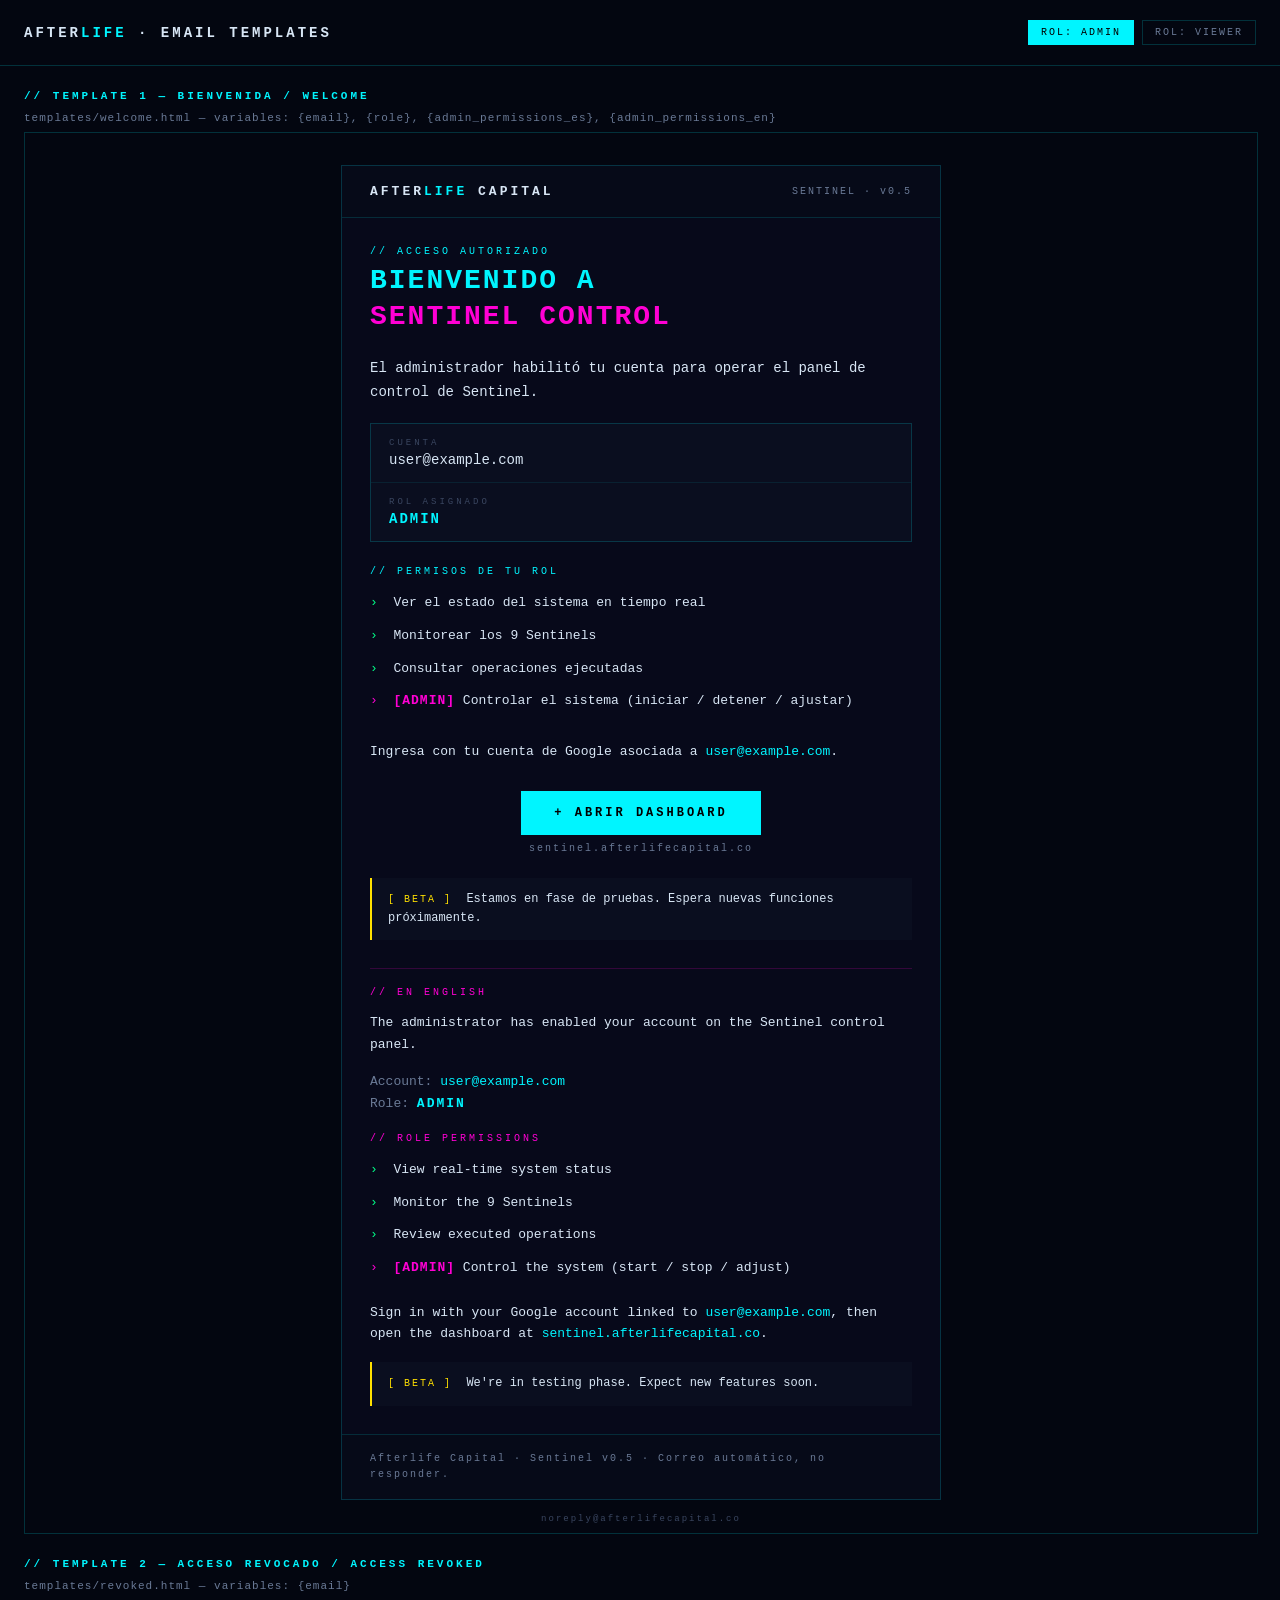
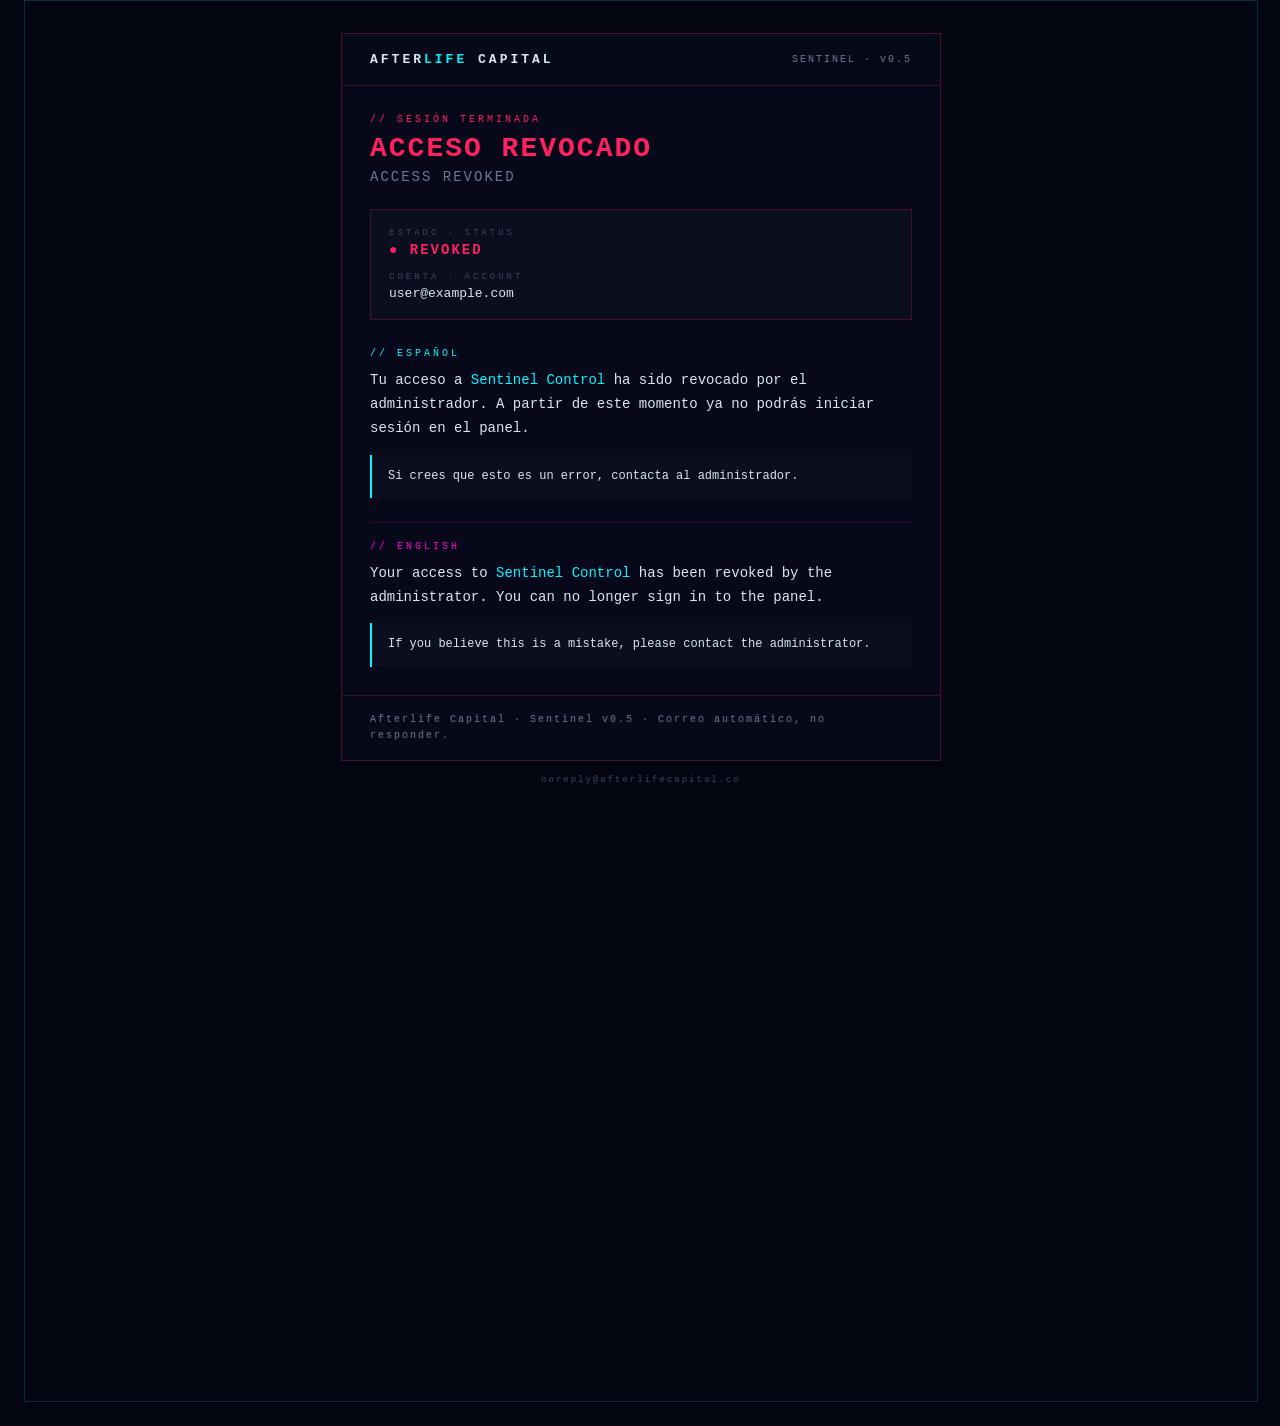
<file: templetes-correo/unpacked/final/email_handoff/preview/preview.html>
<!DOCTYPE html>
<html lang="es">
<head>
<meta charset="UTF-8">
<title>Email Templates — Preview</title>
<style>
  body { margin:0; padding:0; background:#030610; font-family: 'Courier New', monospace; color:#d8e6f5; }
  .top { padding: 20px 24px; border-bottom: 1px solid rgba(0,245,255,0.18); display:flex; justify-content:space-between; align-items:center; flex-wrap:wrap; gap:14px; }
  .brand { font-size: 14px; font-weight: 900; letter-spacing: 3px; }
  .brand .v { color:#00f5ff; }
  .controls { display:flex; gap:8px; flex-wrap:wrap; }
  .controls button { background: transparent; border: 1px solid rgba(0,245,255,0.18); color:#6a7a96; font-family: inherit; font-size: 10px; letter-spacing:2px; padding: 6px 12px; cursor:pointer; }
  .controls button.active { background:#00f5ff; color:#000; border-color:#00f5ff; }
  .frames { padding: 24px; display:grid; grid-template-columns: 1fr; gap:24px; }
  iframe { width:100%; height: 1400px; border: 1px solid rgba(0,245,255,0.18); background:#030610; display:block; }
  h2 { font-size: 11px; letter-spacing: 3px; color:#00f5ff; margin: 0 0 10px; }
  .info { font-size: 11px; color:#6a7a96; margin-bottom: 8px; letter-spacing: 1px; }
</style>
</head>
<body>
  <div class="top">
    <div class="brand">AFTER<span class="v">LIFE</span> · EMAIL TEMPLATES</div>
    <div class="controls" id="roleCtrl">
      <button data-role="ADMIN" class="active">ROL: ADMIN</button>
      <button data-role="VIEWER">ROL: VIEWER</button>
    </div>
  </div>
  <div class="frames">
    <div>
      <h2>// TEMPLATE 1 — BIENVENIDA / WELCOME</h2>
      <div class="info">templates/welcome.html — variables: {email}, {role}, {admin_permissions_es}, {admin_permissions_en}</div>
      <iframe id="frameWelcome"></iframe>
    </div>
    <div>
      <h2>// TEMPLATE 2 — ACCESO REVOCADO / ACCESS REVOKED</h2>
      <div class="info">templates/revoked.html — variables: {email}</div>
      <iframe id="frameRevoked"></iframe>
    </div>
  </div>

<script>
const ADMIN_ES = `<tr><td style="padding:6px 0;font-family:'Courier New',Courier,monospace;font-size:13px;line-height:1.6;color:#d8e6f5;"><span style="color:#ff00d4;">›</span>&nbsp; <b style="color:#ff00d4;letter-spacing:1px;">[ADMIN]</b> Controlar el sistema (iniciar / detener / ajustar)</td></tr>`;
const ADMIN_EN = `<tr><td style="padding:6px 0;font-family:'Courier New',Courier,monospace;font-size:13px;line-height:1.6;color:#d8e6f5;"><span style="color:#ff00d4;">›</span>&nbsp; <b style="color:#ff00d4;letter-spacing:1px;">[ADMIN]</b> Control the system (start / stop / adjust)</td></tr>`;

async function loadWelcome(role) {
  const res = await fetch('../templates/welcome.html');
  let html = await res.text();
  html = html.replaceAll('{email}', 'user@example.com');
  html = html.replaceAll('{role}', role);
  html = html.replaceAll('{admin_permissions_es}', role === 'ADMIN' ? ADMIN_ES : '');
  html = html.replaceAll('{admin_permissions_en}', role === 'ADMIN' ? ADMIN_EN : '');
  document.getElementById('frameWelcome').srcdoc = html;
}

document.querySelectorAll('#roleCtrl button').forEach(b => {
  b.addEventListener('click', () => {
    document.querySelectorAll('#roleCtrl button').forEach(x => x.classList.remove('active'));
    b.classList.add('active');
    loadWelcome(b.dataset.role);
  });
});

loadWelcome('ADMIN');

// for revoked, swap email via querystring trick: rewrite srcdoc instead
fetch('../templates/revoked.html').then(r => r.text()).then(t => {
  document.getElementById('frameRevoked').srcdoc = t.replaceAll('{email}', 'user@example.com');
});
</script>
</body>
</html>
</file>
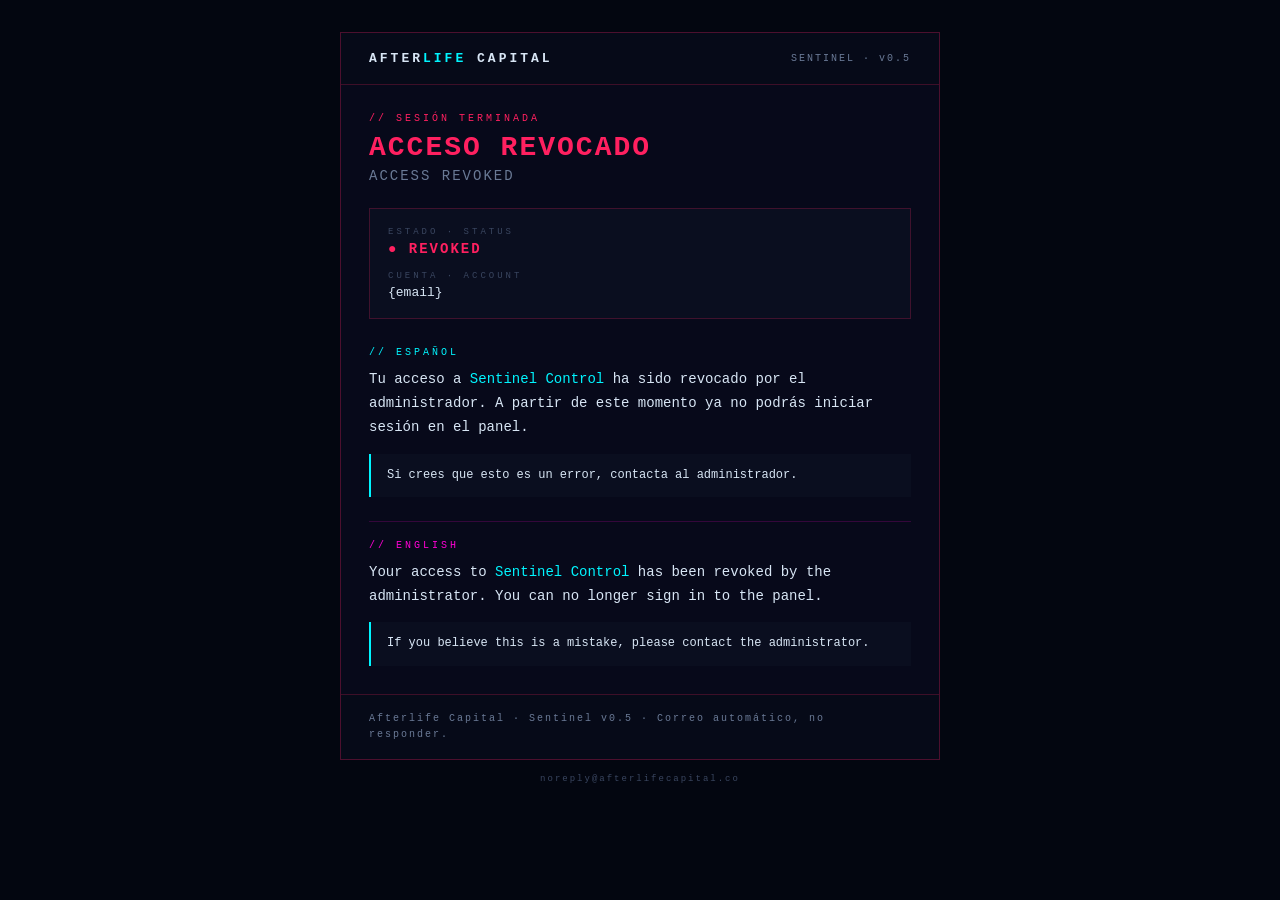
<file: templetes-correo/unpacked/final/email_handoff/templates/revoked.html>
<!DOCTYPE html>
<html lang="es">
<head>
<meta charset="UTF-8">
<meta name="viewport" content="width=device-width, initial-scale=1.0">
<meta name="x-apple-disable-message-reformatting">
<title>Acceso revocado · Access revoked</title>
</head>
<body style="margin:0;padding:0;background-color:#030610;font-family:'Courier New',Courier,monospace;color:#d8e6f5;-webkit-font-smoothing:antialiased;">
<div style="display:none;max-height:0;overflow:hidden;mso-hide:all;font-size:1px;line-height:1px;color:#030610;">
Tu acceso a Sentinel Control fue revocado · Your access to Sentinel Control has been revoked
</div>

<table role="presentation" border="0" cellpadding="0" cellspacing="0" width="100%" style="background-color:#030610;">
  <tr>
    <td align="center" style="padding:32px 16px;">

      <table role="presentation" border="0" cellpadding="0" cellspacing="0" width="600" style="max-width:600px;width:100%;background-color:#07091a;border:1px solid rgba(255,32,96,0.28);">

        <!-- Brand bar -->
        <tr>
          <td style="padding:18px 28px;border-bottom:1px solid rgba(255,32,96,0.22);background-color:#060a18;">
            <table role="presentation" border="0" cellpadding="0" cellspacing="0" width="100%">
              <tr>
                <td align="left" style="font-family:'Courier New',Courier,monospace;font-size:13px;font-weight:bold;letter-spacing:3px;color:#d8e6f5;">
                  AFTER<span style="color:#00f5ff;">LIFE</span> CAPITAL
                </td>
                <td align="right" style="font-family:'Courier New',Courier,monospace;font-size:10px;letter-spacing:2px;color:#6a7a96;">
                  SENTINEL · v0.5
                </td>
              </tr>
            </table>
          </td>
        </tr>

        <!-- Tag -->
        <tr>
          <td style="padding:28px 28px 0 28px;font-family:'Courier New',Courier,monospace;font-size:10px;letter-spacing:3px;color:#ff2060;">
            // SESIÓN TERMINADA
          </td>
        </tr>

        <!-- Title -->
        <tr>
          <td style="padding:8px 28px 4px 28px;font-family:'Courier New',Courier,monospace;font-size:28px;font-weight:900;letter-spacing:2px;line-height:1.15;color:#ff2060;">
            ACCESO REVOCADO
          </td>
        </tr>
        <tr>
          <td style="padding:0 28px 24px 28px;font-family:'Courier New',Courier,monospace;font-size:14px;letter-spacing:2px;color:#6a7a96;">
            ACCESS REVOKED
          </td>
        </tr>

        <!-- Status block -->
        <tr>
          <td style="padding:0 28px 4px 28px;">
            <table role="presentation" border="0" cellpadding="0" cellspacing="0" width="100%" style="background-color:#0a0e1f;border:1px solid rgba(255,32,96,0.22);">
              <tr>
                <td style="padding:18px;font-family:'Courier New',Courier,monospace;">
                  <table role="presentation" border="0" cellpadding="0" cellspacing="0" width="100%">
                    <tr>
                      <td style="font-size:9px;letter-spacing:3px;color:#3a4660;padding-bottom:4px;">ESTADO · STATUS</td>
                    </tr>
                    <tr>
                      <td style="font-size:14px;font-weight:bold;letter-spacing:2px;color:#ff2060;padding-bottom:14px;">
                        ● REVOKED
                      </td>
                    </tr>
                    <tr>
                      <td style="font-size:9px;letter-spacing:3px;color:#3a4660;padding-bottom:4px;">CUENTA · ACCOUNT</td>
                    </tr>
                    <tr>
                      <td style="font-size:13px;color:#d8e6f5;word-break:break-all;">{email}</td>
                    </tr>
                  </table>
                </td>
              </tr>
            </table>
          </td>
        </tr>

        <!-- ES body -->
        <tr>
          <td style="padding:24px 28px 0 28px;font-family:'Courier New',Courier,monospace;font-size:10px;letter-spacing:3px;color:#00f5ff;">
            // ESPAÑOL
          </td>
        </tr>
        <tr>
          <td style="padding:10px 28px 0 28px;font-family:'Courier New',Courier,monospace;font-size:14px;line-height:1.7;color:#d8e6f5;">
            Tu acceso a <span style="color:#00f5ff;">Sentinel Control</span> ha sido revocado por el administrador. A partir de este momento ya no podrás iniciar sesión en el panel.
          </td>
        </tr>
        <tr>
          <td style="padding:14px 28px 0 28px;">
            <table role="presentation" border="0" cellpadding="0" cellspacing="0" width="100%" style="background-color:#0a0e1f;border-left:2px solid #00f5ff;">
              <tr>
                <td style="padding:12px 16px;font-family:'Courier New',Courier,monospace;font-size:12px;line-height:1.6;color:#d8e6f5;">
                  Si crees que esto es un error, contacta al administrador.
                </td>
              </tr>
            </table>
          </td>
        </tr>

        <!-- Divider -->
        <tr>
          <td style="padding:24px 28px 0 28px;">
            <table role="presentation" border="0" cellpadding="0" cellspacing="0" width="100%">
              <tr>
                <td height="1" style="background-color:rgba(255,0,212,0.18);font-size:0;line-height:0;">&nbsp;</td>
              </tr>
            </table>
          </td>
        </tr>

        <!-- EN -->
        <tr>
          <td style="padding:18px 28px 0 28px;font-family:'Courier New',Courier,monospace;font-size:10px;letter-spacing:3px;color:#ff00d4;">
            // ENGLISH
          </td>
        </tr>
        <tr>
          <td style="padding:10px 28px 0 28px;font-family:'Courier New',Courier,monospace;font-size:14px;line-height:1.7;color:#d8e6f5;">
            Your access to <span style="color:#00f5ff;">Sentinel Control</span> has been revoked by the administrator. You can no longer sign in to the panel.
          </td>
        </tr>
        <tr>
          <td style="padding:14px 28px 28px 28px;">
            <table role="presentation" border="0" cellpadding="0" cellspacing="0" width="100%" style="background-color:#0a0e1f;border-left:2px solid #00f5ff;">
              <tr>
                <td style="padding:12px 16px;font-family:'Courier New',Courier,monospace;font-size:12px;line-height:1.6;color:#d8e6f5;">
                  If you believe this is a mistake, please contact the administrator.
                </td>
              </tr>
            </table>
          </td>
        </tr>

        <!-- Footer -->
        <tr>
          <td style="padding:16px 28px;border-top:1px solid rgba(255,32,96,0.22);background-color:#060a18;font-family:'Courier New',Courier,monospace;font-size:10px;letter-spacing:2px;color:#6a7a96;line-height:1.6;">
            Afterlife Capital · Sentinel v0.5 · Correo automático, no responder.
          </td>
        </tr>

      </table>

      <table role="presentation" border="0" cellpadding="0" cellspacing="0" width="600" style="max-width:600px;width:100%;">
        <tr>
          <td align="center" style="padding:14px 8px;font-family:'Courier New',Courier,monospace;font-size:9px;letter-spacing:2px;color:#3a4660;">
            noreply@afterlifecapital.co
          </td>
        </tr>
      </table>

    </td>
  </tr>
</table>
</body>
</html>
</file>
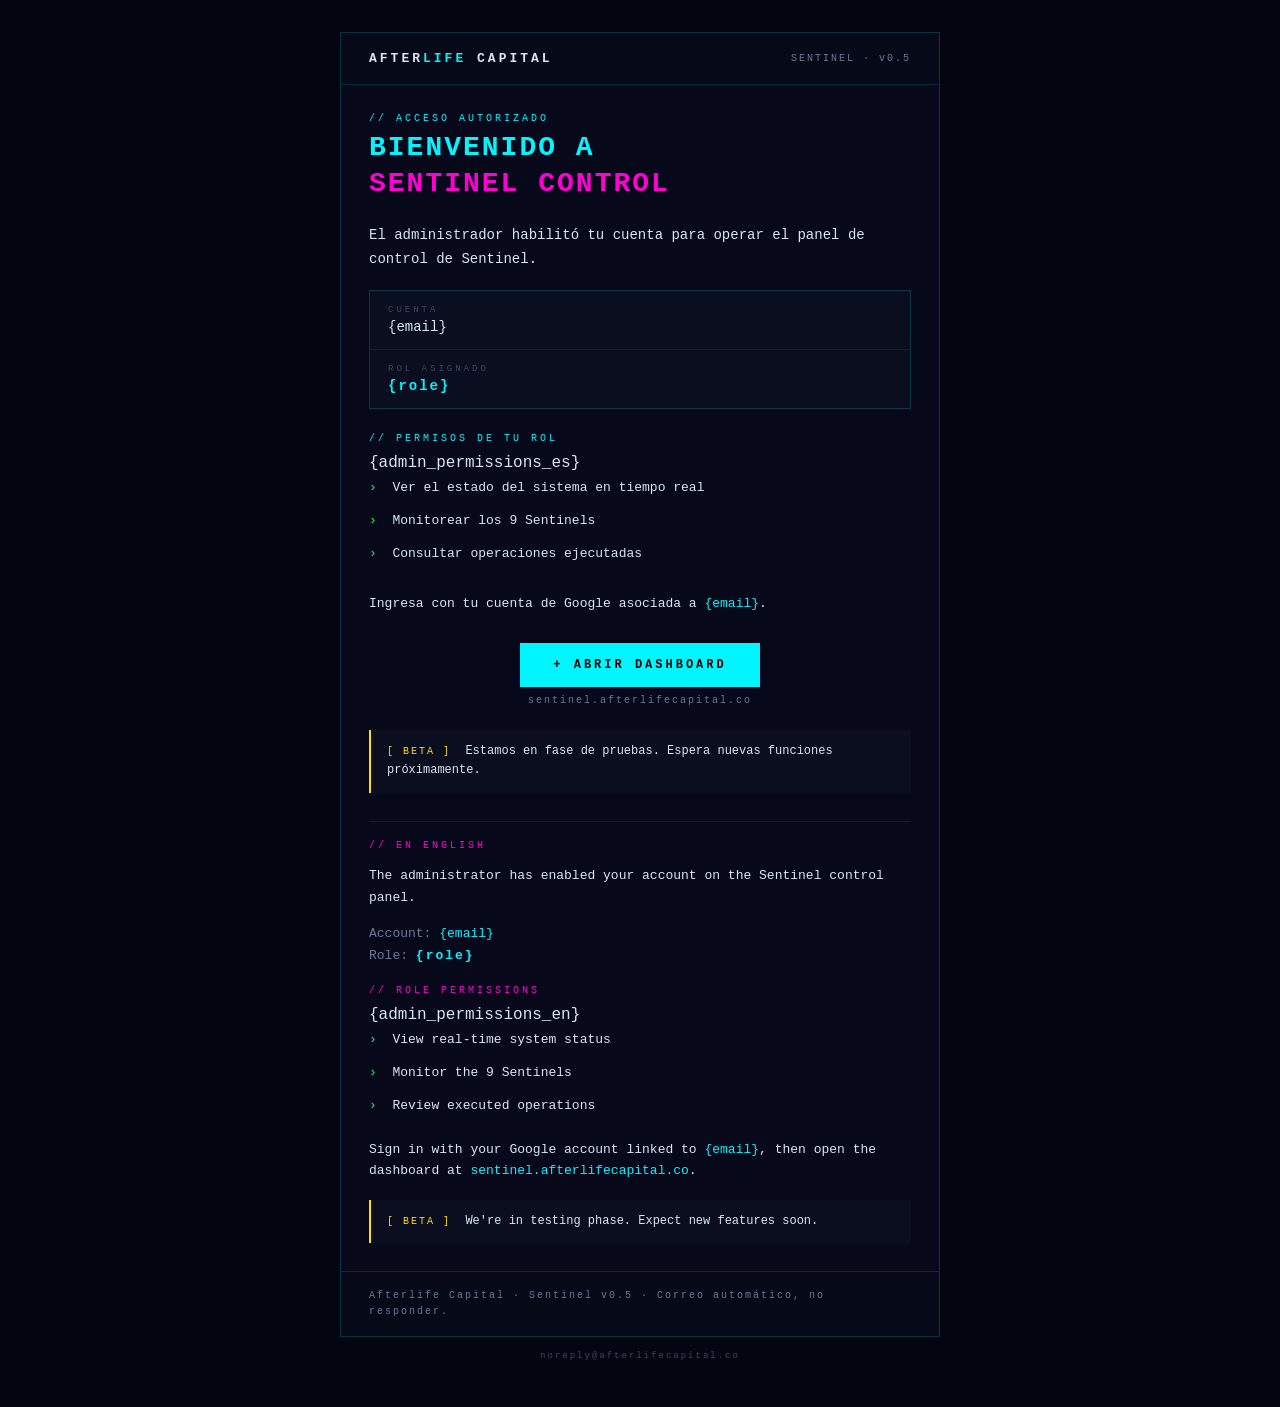
<file: templetes-correo/unpacked/final/email_handoff/templates/welcome.html>
<!DOCTYPE html>
<html lang="es">
<head>
<meta charset="UTF-8">
<meta name="viewport" content="width=device-width, initial-scale=1.0">
<meta name="x-apple-disable-message-reformatting">
<title>Bienvenido a Sentinel Control</title>
</head>
<body style="margin:0;padding:0;background-color:#030610;font-family:'Courier New',Courier,monospace;color:#d8e6f5;-webkit-font-smoothing:antialiased;">
<!-- Preheader -->
<div style="display:none;max-height:0;overflow:hidden;mso-hide:all;font-size:1px;line-height:1px;color:#030610;">
Acceso autorizado a Sentinel Control · Access granted to Sentinel Control
</div>

<table role="presentation" border="0" cellpadding="0" cellspacing="0" width="100%" style="background-color:#030610;">
  <tr>
    <td align="center" style="padding:32px 16px;">

      <!-- Container -->
      <table role="presentation" border="0" cellpadding="0" cellspacing="0" width="600" style="max-width:600px;width:100%;background-color:#07091a;border:1px solid rgba(0,245,255,0.18);">

        <!-- Brand bar -->
        <tr>
          <td style="padding:18px 28px;border-bottom:1px solid rgba(0,245,255,0.14);background-color:#060a18;">
            <table role="presentation" border="0" cellpadding="0" cellspacing="0" width="100%">
              <tr>
                <td align="left" style="font-family:'Courier New',Courier,monospace;font-size:13px;font-weight:bold;letter-spacing:3px;color:#d8e6f5;">
                  AFTER<span style="color:#00f5ff;">LIFE</span> CAPITAL
                </td>
                <td align="right" style="font-family:'Courier New',Courier,monospace;font-size:10px;letter-spacing:2px;color:#6a7a96;">
                  SENTINEL · v0.5
                </td>
              </tr>
            </table>
          </td>
        </tr>

        <!-- Tag line -->
        <tr>
          <td style="padding:28px 28px 0 28px;font-family:'Courier New',Courier,monospace;font-size:10px;letter-spacing:3px;color:#00f5ff;">
            // ACCESO AUTORIZADO
          </td>
        </tr>

        <!-- Title -->
        <tr>
          <td style="padding:8px 28px 4px 28px;font-family:'Courier New',Courier,monospace;font-size:28px;font-weight:900;letter-spacing:2px;line-height:1.15;color:#00f5ff;">
            BIENVENIDO A
          </td>
        </tr>
        <tr>
          <td style="padding:0 28px 24px 28px;font-family:'Courier New',Courier,monospace;font-size:28px;font-weight:900;letter-spacing:2px;line-height:1.15;color:#ff00d4;">
            SENTINEL CONTROL
          </td>
        </tr>

        <!-- ES body -->
        <tr>
          <td style="padding:0 28px;font-family:'Courier New',Courier,monospace;font-size:14px;line-height:1.7;color:#d8e6f5;">
            El administrador habilitó tu cuenta para operar el panel de control de Sentinel.
          </td>
        </tr>

        <!-- Credential block ES -->
        <tr>
          <td style="padding:18px 28px 0 28px;">
            <table role="presentation" border="0" cellpadding="0" cellspacing="0" width="100%" style="background-color:#0a0e1f;border:1px solid rgba(0,245,255,0.18);">
              <tr>
                <td style="padding:14px 18px;border-bottom:1px solid rgba(0,245,255,0.08);">
                  <div style="font-family:'Courier New',Courier,monospace;font-size:9px;letter-spacing:3px;color:#3a4660;margin-bottom:4px;">CUENTA</div>
                  <div style="font-family:'Courier New',Courier,monospace;font-size:14px;color:#d8e6f5;word-break:break-all;">{email}</div>
                </td>
              </tr>
              <tr>
                <td style="padding:14px 18px;">
                  <div style="font-family:'Courier New',Courier,monospace;font-size:9px;letter-spacing:3px;color:#3a4660;margin-bottom:4px;">ROL ASIGNADO</div>
                  <div style="font-family:'Courier New',Courier,monospace;font-size:14px;font-weight:bold;letter-spacing:2px;color:#00f5ff;">{role}</div>
                </td>
              </tr>
            </table>
          </td>
        </tr>

        <!-- Permissions ES -->
        <tr>
          <td style="padding:24px 28px 0 28px;font-family:'Courier New',Courier,monospace;font-size:10px;letter-spacing:3px;color:#00f5ff;">
            // PERMISOS DE TU ROL
          </td>
        </tr>
        <tr>
          <td style="padding:10px 28px 0 28px;">
            <table role="presentation" border="0" cellpadding="0" cellspacing="0" width="100%">
              <tr>
                <td style="padding:6px 0;font-family:'Courier New',Courier,monospace;font-size:13px;line-height:1.6;color:#d8e6f5;">
                  <span style="color:#00ff88;">›</span>&nbsp; Ver el estado del sistema en tiempo real
                </td>
              </tr>
              <tr>
                <td style="padding:6px 0;font-family:'Courier New',Courier,monospace;font-size:13px;line-height:1.6;color:#d8e6f5;">
                  <span style="color:#00ff88;">›</span>&nbsp; Monitorear los 9 Sentinels
                </td>
              </tr>
              <tr>
                <td style="padding:6px 0;font-family:'Courier New',Courier,monospace;font-size:13px;line-height:1.6;color:#d8e6f5;">
                  <span style="color:#00ff88;">›</span>&nbsp; Consultar operaciones ejecutadas
                </td>
              </tr>
              {admin_permissions_es}
            </table>
          </td>
        </tr>

        <!-- Login note ES -->
        <tr>
          <td style="padding:24px 28px 0 28px;font-family:'Courier New',Courier,monospace;font-size:13px;line-height:1.6;color:#d8e6f5;">
            Ingresa con tu cuenta de Google asociada a <span style="color:#00f5ff;">{email}</span>.
          </td>
        </tr>

        <!-- CTA -->
        <tr>
          <td align="center" style="padding:28px 28px 8px 28px;">
            <table role="presentation" border="0" cellpadding="0" cellspacing="0">
              <tr>
                <td style="background-color:#00f5ff;border:1px solid #00f5ff;">
                  <a href="https://sentinel.afterlifecapital.co" target="_blank" style="display:inline-block;padding:14px 32px;font-family:'Courier New',Courier,monospace;font-size:12px;font-weight:bold;letter-spacing:3px;color:#000000;text-decoration:none;">
                    + ABRIR DASHBOARD
                  </a>
                </td>
              </tr>
            </table>
          </td>
        </tr>
        <tr>
          <td align="center" style="padding:0 28px 24px 28px;font-family:'Courier New',Courier,monospace;font-size:10px;letter-spacing:2px;color:#6a7a96;word-break:break-all;">
            sentinel.afterlifecapital.co
          </td>
        </tr>

        <!-- Beta notice ES -->
        <tr>
          <td style="padding:0 28px 28px 28px;">
            <table role="presentation" border="0" cellpadding="0" cellspacing="0" width="100%" style="background-color:#0a0e1f;border-left:2px solid #ffe000;">
              <tr>
                <td style="padding:12px 16px;font-family:'Courier New',Courier,monospace;font-size:12px;line-height:1.6;color:#d8e6f5;">
                  <span style="color:#ffe000;letter-spacing:2px;font-size:10px;">[ BETA ]</span>&nbsp; Estamos en fase de pruebas. Espera nuevas funciones próximamente.
                </td>
              </tr>
            </table>
          </td>
        </tr>

        <!-- Divider ES / EN -->
        <tr>
          <td style="padding:0 28px;">
            <table role="presentation" border="0" cellpadding="0" cellspacing="0" width="100%">
              <tr>
                <td height="1" style="background-color:rgba(255,0,212,0.18);font-size:0;line-height:0;">&nbsp;</td>
              </tr>
            </table>
          </td>
        </tr>
        <tr>
          <td style="padding:18px 28px 0 28px;font-family:'Courier New',Courier,monospace;font-size:10px;letter-spacing:3px;color:#ff00d4;">
            // EN ENGLISH
          </td>
        </tr>

        <!-- EN body -->
        <tr>
          <td style="padding:14px 28px 0 28px;font-family:'Courier New',Courier,monospace;font-size:13px;line-height:1.7;color:#d8e6f5;">
            The administrator has enabled your account on the Sentinel control panel.
          </td>
        </tr>
        <tr>
          <td style="padding:14px 28px 0 28px;font-family:'Courier New',Courier,monospace;font-size:13px;line-height:1.7;color:#d8e6f5;">
            <span style="color:#6a7a96;">Account:</span> <span style="color:#00f5ff;">{email}</span><br>
            <span style="color:#6a7a96;">Role:</span> <span style="color:#00f5ff;font-weight:bold;letter-spacing:2px;">{role}</span>
          </td>
        </tr>

        <tr>
          <td style="padding:18px 28px 0 28px;font-family:'Courier New',Courier,monospace;font-size:10px;letter-spacing:3px;color:#ff00d4;">
            // ROLE PERMISSIONS
          </td>
        </tr>
        <tr>
          <td style="padding:10px 28px 0 28px;">
            <table role="presentation" border="0" cellpadding="0" cellspacing="0" width="100%">
              <tr><td style="padding:6px 0;font-family:'Courier New',Courier,monospace;font-size:13px;line-height:1.6;color:#d8e6f5;"><span style="color:#00ff88;">›</span>&nbsp; View real-time system status</td></tr>
              <tr><td style="padding:6px 0;font-family:'Courier New',Courier,monospace;font-size:13px;line-height:1.6;color:#d8e6f5;"><span style="color:#00ff88;">›</span>&nbsp; Monitor the 9 Sentinels</td></tr>
              <tr><td style="padding:6px 0;font-family:'Courier New',Courier,monospace;font-size:13px;line-height:1.6;color:#d8e6f5;"><span style="color:#00ff88;">›</span>&nbsp; Review executed operations</td></tr>
              {admin_permissions_en}
            </table>
          </td>
        </tr>

        <tr>
          <td style="padding:18px 28px 0 28px;font-family:'Courier New',Courier,monospace;font-size:13px;line-height:1.6;color:#d8e6f5;">
            Sign in with your Google account linked to <span style="color:#00f5ff;">{email}</span>, then open the dashboard at <a href="https://sentinel.afterlifecapital.co" style="color:#00f5ff;text-decoration:none;">sentinel.afterlifecapital.co</a>.
          </td>
        </tr>

        <tr>
          <td style="padding:18px 28px 28px 28px;">
            <table role="presentation" border="0" cellpadding="0" cellspacing="0" width="100%" style="background-color:#0a0e1f;border-left:2px solid #ffe000;">
              <tr>
                <td style="padding:12px 16px;font-family:'Courier New',Courier,monospace;font-size:12px;line-height:1.6;color:#d8e6f5;">
                  <span style="color:#ffe000;letter-spacing:2px;font-size:10px;">[ BETA ]</span>&nbsp; We're in testing phase. Expect new features soon.
                </td>
              </tr>
            </table>
          </td>
        </tr>

        <!-- Footer -->
        <tr>
          <td style="padding:16px 28px;border-top:1px solid rgba(0,245,255,0.14);background-color:#060a18;font-family:'Courier New',Courier,monospace;font-size:10px;letter-spacing:2px;color:#6a7a96;line-height:1.6;">
            Afterlife Capital · Sentinel v0.5 · Correo automático, no responder.
          </td>
        </tr>

      </table>
      <!-- /Container -->

      <table role="presentation" border="0" cellpadding="0" cellspacing="0" width="600" style="max-width:600px;width:100%;">
        <tr>
          <td align="center" style="padding:14px 8px;font-family:'Courier New',Courier,monospace;font-size:9px;letter-spacing:2px;color:#3a4660;">
            noreply@afterlifecapital.co
          </td>
        </tr>
      </table>

    </td>
  </tr>
</table>
</body>
</html>
</file>
